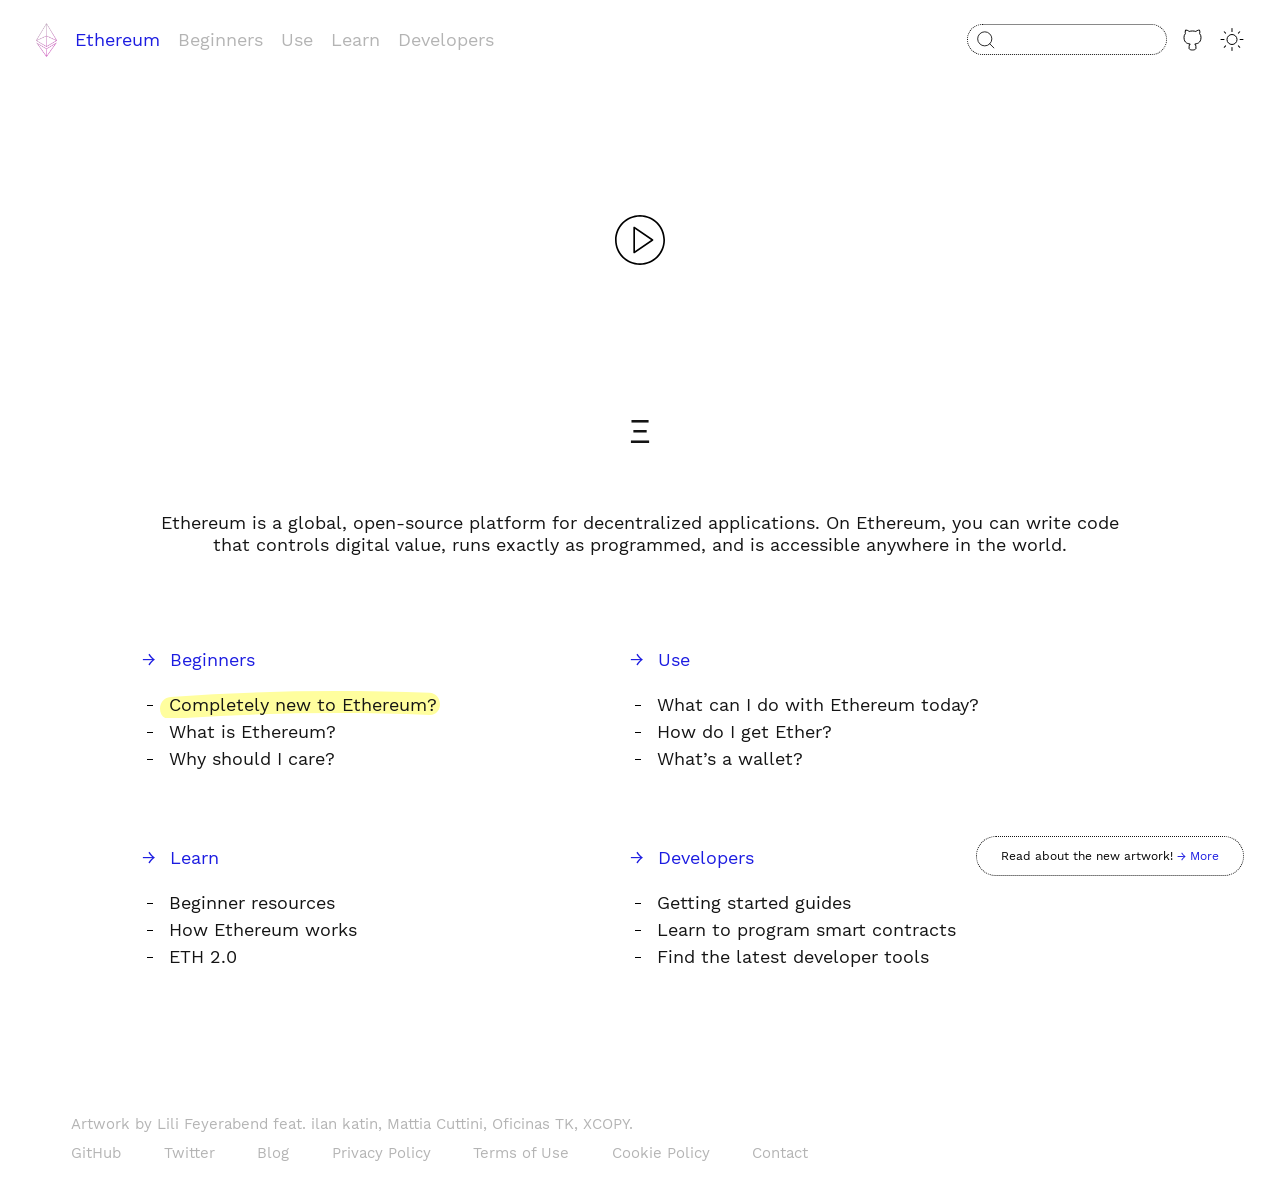
<file: index.html>
<!DOCTYPE html>
<html lang="en-US">
  <head>
    <meta charset="utf-8">
    <meta name="viewport" content="width=device-width,initial-scale=1">
    <title>Home | Ethereum</title>
    <meta name="description" content="Ethereum resources">
    <meta name="viewport" content="width=device-width,initial-scale=1,maximum-scale=1,maximum-scale=1">
  <link rel="icon" type="image/png" href="/favicon.png">
  <meta name="twitter:site" content="@Ethereum">
  <meta name="twitter:creator" content="@Ethereum">
  <meta property="og:type" content="website">
  <meta property="og:title" content="Ethereum">
  <meta property="og:site_name" content="ethereum.org">
  <meta property="og:description" content="Ethereum is a global, decentralized platform for money and new kinds of applications. On Ethereum, you can write code that controls money, and build applications accessible anywhere in the world.">
  <meta property="og:url" content="https://ethereum.org">
  <meta property="og:image" content="https://ethereum.org/assets/img/hero.bc77fa26.jpg">
    
    <link rel="preload" href="/assets/css/0.styles.08c10b03.css" as="style"><link rel="preload" href="/assets/js/app.35165516.js" as="script"><link rel="preload" href="/assets/js/2.c9c78bec.js" as="script"><link rel="preload" href="/assets/js/7.6b6fb184.js" as="script"><link rel="prefetch" href="/assets/js/10.229bd6b8.js"><link rel="prefetch" href="/assets/js/11.da9baf4d.js"><link rel="prefetch" href="/assets/js/12.11da9d1b.js"><link rel="prefetch" href="/assets/js/13.de665fdb.js"><link rel="prefetch" href="/assets/js/3.2403fd28.js"><link rel="prefetch" href="/assets/js/4.be2b34cf.js"><link rel="prefetch" href="/assets/js/5.034a94a2.js"><link rel="prefetch" href="/assets/js/6.a00918c1.js"><link rel="prefetch" href="/assets/js/8.26aa8255.js"><link rel="prefetch" href="/assets/js/9.7d0b31f2.js">
    <link rel="stylesheet" href="/assets/css/0.styles.08c10b03.css">
  </head>
  <body>
    <div id="app" data-server-rendered="true"><div id="wrapper" class="home" data-v-98d27aac><header class="header-right flex home" data-v-71d447c6 data-v-98d27aac><div class="flex" data-v-71d447c6><div class="sidebar-button" data-v-71d447c6><svg width="25px" height="20px" viewBox="0 0 25 20" xmlns="http://www.w3.org/2000/svg" aria-hidden="true" role="img" class="icon"><title>Hamburger menu button</title> <g transform="translate(-22.000000, -2.000000)"><g transform="translate(22.000000, 2.545974)"><path d="M24.7714844,0.5 L0,0.5"></path> <path d="M24.7714844,9.72701303 L0,9.72701303"></path> <path d="M24.7714844,18.9540261 L0,18.9540261"></path></g></g></svg> <a href="/" class="home-link router-link-exact-active router-link-active"><span class="site-name">Ethereum</span></a></div> <a href="/" class="router-link-exact-active router-link-active" data-v-71d447c6><img src="/assets/img/ethereum-logo-wireframe.8c2f2894.png" alt="Ethereum Logo" class="header-logo sm-hide" data-v-71d447c6></a> <nav class="nav-links sm-hide" data-v-71d447c6><ul class="nav-ul"><li class="nav-item"><a href="/" class="nav-link router-link-exact-active router-link-active">Ethereum</a></li><li class="nav-item"><a href="/beginners/" class="nav-link">Beginners</a></li><li class="nav-item"><a href="/use/" class="nav-link">Use</a></li><li class="nav-item"><a href="/learn/" class="nav-link">Learn</a></li><li class="nav-item"><a href="/developers/" class="nav-link">Developers</a></li></ul></nav></div> <div class="menu inline flex flex-center" data-v-71d447c6><div class="search-box" data-v-71d447c6><input aria-label="Search" autocomplete="off" spellcheck="false" value=""> <!----></div> <a href="https://github.com/ethereum/ethereum-org-website" target="_blank" title="Fork This Page (Github)" data-v-71d447c6><img alt="Github" src="/assets/img/icon-github.3720c649.svg" class="hide-dark" data-v-71d447c6> <img alt="Github" src="/assets/img/icon-github-white.e05d488b.svg" class="show-dark" data-v-71d447c6></a> <span class="pointer view-mode" data-v-71d447c6><img alt="Switch to Dark Mode" src="/assets/img/icon-sun.f0087fa4.svg" class="hide-dark" data-v-71d447c6> <img alt="Switch to Light Mode" src="/assets/img/icon-moon.0d522939.svg" class="show-dark" data-v-71d447c6></span></div></header> <div class="hero relative content-block center" data-v-0f7f81fc data-v-98d27aac><video id="hero-video" alt="Ethereum.org - Light" width="380" height="380" src="https://ucarecdn.com/b33f5c86-2d0b-4063-99e1-0acfc6d15a00/ethwhiteoptimized2.mp4" playsinline autoplay="autoplay" loop="loop" muted="muted" class="mx-auto inline-block" data-v-0f7f81fc></video> <!----> <div id="morph" data-v-0f7f81fc>Ξ</div></div> <main class="content-block" data-v-98d27aac><div class="content__default" data-v-98d27aac><div class="center">Ethereum is a global, open-source platform for decentralized applications. On Ethereum, you can write code that controls digital value, runs exactly as programmed, and is accessible anywhere in the world.</div> <div class="intro-blocks"><a href="/beginners/" class="intro-block"><ul><li><span class="arrow">→</span>Beginners</li> <li class="highlight">Completely new to Ethereum?</li> <li>What is Ethereum?</li> <li>Why should I care?</li></ul></a> <div class="intro-block"><ul><li><a href="/use/"><span class="arrow">→</span>Use</a></li> <li><a href="/use/#_1-use-an-application-built-on-ethereum" class="black">What can I do with Ethereum today?</a></li> <li><a href="/use/#_2-what-is-eth-and-how-do-i-get-it" class="black">How do I get Ether?</a></li> <li><a href="/use/#_3-what-is-a-wallet-and-which-one-should-i-use" class="black">What’s a wallet?</a></li></ul></div> <div class="intro-block"><ul><li><a href="/learn/"><span class="arrow">→</span>Learn</a></li> <li><a href="/learn/#ethereum-basics" class="black">Beginner resources</a></li> <li><a href="/learn/#how-ethereum-works" class="black">How Ethereum works</a></li> <li><a href="/learn/#eth-2-0" class="black">ETH 2.0</a></li></ul></div> <div class="intro-block"><ul><li><a href="/developers/"><span class="arrow">→</span>Developers</a></li> <li><a href="/developers/#getting-started" class="black">Getting started guides</a></li> <li><a href="/developers/#smart-contract-languages" class="black">Learn to program smart contracts</a></li> <li><a href="/developers/#developer-tools" class="black">Find the latest developer tools</a></li></ul></div></div></div></main> <div class="sidebar" data-v-98d27aac><nav class="nav-links"><ul class="nav-ul"><li class="nav-item"><a href="/" class="nav-link router-link-exact-active router-link-active">Ethereum</a></li><li class="nav-item"><a href="/beginners/" class="nav-link">Beginners</a></li><li class="nav-item"><a href="/use/" class="nav-link">Use</a></li><li class="nav-item"><a href="/learn/" class="nav-link">Learn</a></li><li class="nav-item"><a href="/developers/" class="nav-link">Developers</a></li></ul></nav>  <!----> </div> <footer class="footer home" data-v-5a057320 data-v-98d27aac><div class="credits" data-v-5a057320>
    Artwork by <a href="https://impermanence.co" target="_blank" data-v-5a057320>Lili Feyerabend</a> feat. <a href="https://ilankatin.com" target="_blank" data-v-5a057320>ilan katin</a>, <a href="https://linktr.ee/mattiacprodukt" target="_blank" data-v-5a057320>Mattia Cuttini</a>, <a href="https://oficinastk.github.io" target="_blank" data-v-5a057320>Oficinas TK</a>, <a href="https://xcopyart.com" target="_blank" data-v-5a057320>XCOPY</a>.
  </div> <ul data-v-5a057320><li data-v-5a057320><a href="https://github.com/ethereum" target="_blank" data-v-5a057320>GitHub</a></li> <li data-v-5a057320><a href="https://twitter.com/ethereum" target="_blank" data-v-5a057320>Twitter</a></li> <li data-v-5a057320><a href="https://blog.ethereum.org/" data-v-5a057320>Blog</a></li> <li data-v-5a057320><a href="/privacy-policy/" data-v-5a057320>Privacy Policy</a></li> <li data-v-5a057320><a href="/terms-of-use/" data-v-5a057320>Terms of Use</a></li> <li data-v-5a057320><a href="/cookie-policy/" data-v-5a057320>Cookie Policy</a></li> <li data-v-5a057320><a href="mailto:press@ethereum.org" data-v-5a057320>Contact</a></li></ul></footer> <a href="https://hackernoon.com/rethinking-the-identity-of-ethereumorg-l718w347l" target="_blank" data-v-98d27aac><button class="announcement" data-v-98d27aac>
      Read about the new artwork!  <span class="accent" data-v-98d27aac>→  More</span></button></a></div><div class="global-ui"></div></div>
    <script src="/assets/js/app.35165516.js" defer></script><script src="/assets/js/2.c9c78bec.js" defer></script><script src="/assets/js/7.6b6fb184.js" defer></script>
  </body>
</html>
</file>
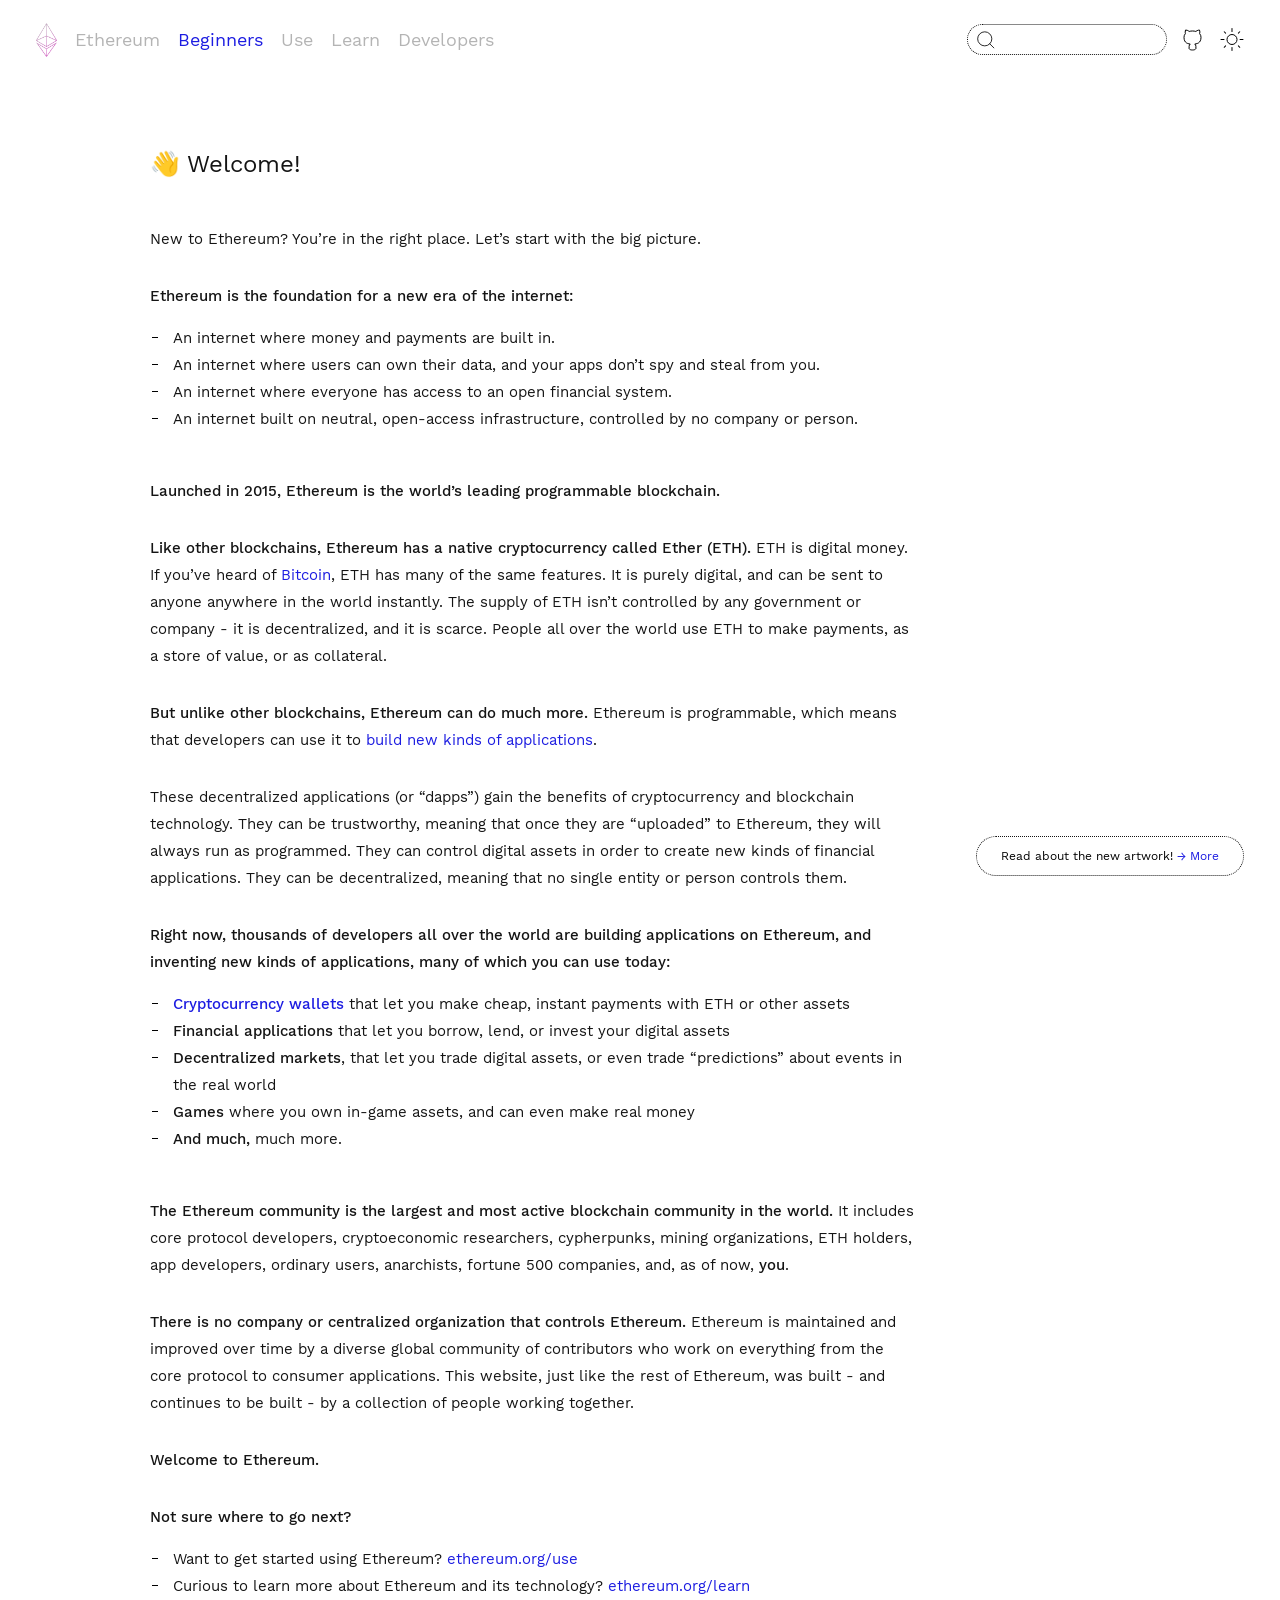
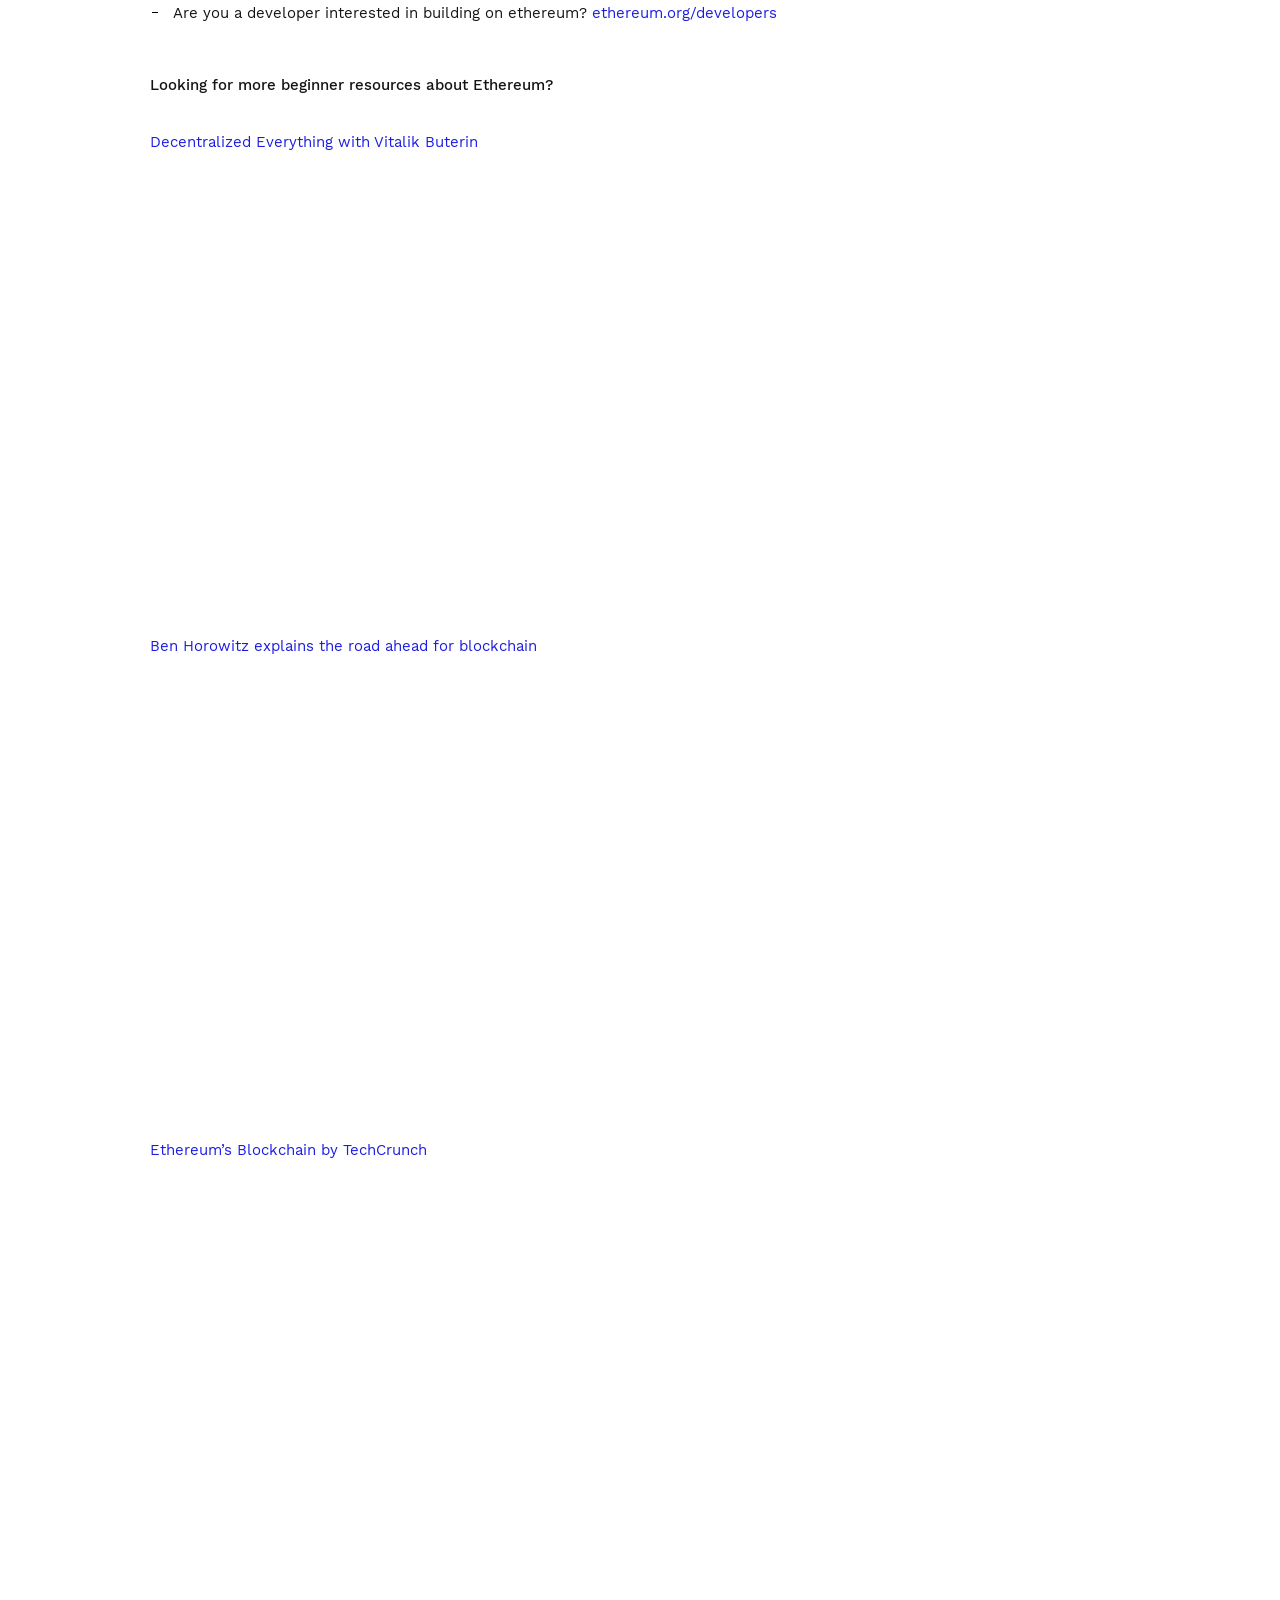
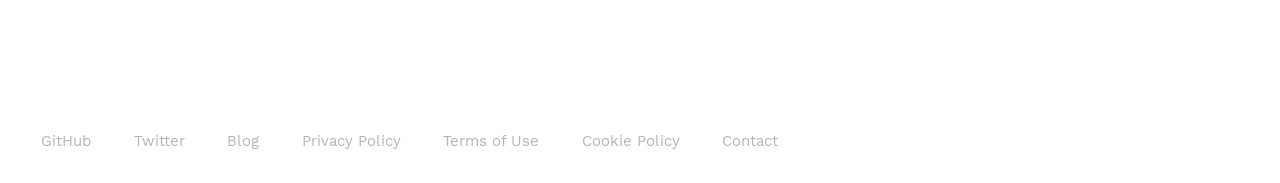
<file: beginners/index.html>
<!DOCTYPE html>
<html lang="en-US">
  <head>
    <meta charset="utf-8">
    <meta name="viewport" content="width=device-width,initial-scale=1">
    <title>Beginners | Ethereum</title>
    <meta name="description" content="Ethereum resources">
    <meta name="viewport" content="width=device-width,initial-scale=1,maximum-scale=1,maximum-scale=1">
  <link rel="icon" type="image/png" href="/favicon.png">
  <meta name="twitter:site" content="@Ethereum">
  <meta name="twitter:creator" content="@Ethereum">
  <meta property="og:type" content="website">
  <meta property="og:title" content="Ethereum">
  <meta property="og:site_name" content="ethereum.org">
  <meta property="og:description" content="Ethereum is a global, decentralized platform for money and new kinds of applications. On Ethereum, you can write code that controls money, and build applications accessible anywhere in the world.">
  <meta property="og:url" content="https://ethereum.org">
  <meta property="og:image" content="https://ethereum.org/assets/img/hero.bc77fa26.jpg">
    
    <link rel="preload" href="/assets/css/0.styles.08c10b03.css" as="style"><link rel="preload" href="/assets/js/app.35165516.js" as="script"><link rel="preload" href="/assets/js/2.c9c78bec.js" as="script"><link rel="preload" href="/assets/js/4.be2b34cf.js" as="script"><link rel="prefetch" href="/assets/js/10.229bd6b8.js"><link rel="prefetch" href="/assets/js/11.da9baf4d.js"><link rel="prefetch" href="/assets/js/12.11da9d1b.js"><link rel="prefetch" href="/assets/js/13.de665fdb.js"><link rel="prefetch" href="/assets/js/3.2403fd28.js"><link rel="prefetch" href="/assets/js/5.034a94a2.js"><link rel="prefetch" href="/assets/js/6.a00918c1.js"><link rel="prefetch" href="/assets/js/7.6b6fb184.js"><link rel="prefetch" href="/assets/js/8.26aa8255.js"><link rel="prefetch" href="/assets/js/9.7d0b31f2.js">
    <link rel="stylesheet" href="/assets/css/0.styles.08c10b03.css">
  </head>
  <body>
    <div id="app" data-server-rendered="true"><div id="wrapper" data-v-98d27aac><header class="header-right flex" data-v-71d447c6 data-v-98d27aac><div class="flex" data-v-71d447c6><div class="sidebar-button" data-v-71d447c6><svg width="25px" height="20px" viewBox="0 0 25 20" xmlns="http://www.w3.org/2000/svg" aria-hidden="true" role="img" class="icon"><title>Hamburger menu button</title> <g transform="translate(-22.000000, -2.000000)"><g transform="translate(22.000000, 2.545974)"><path d="M24.7714844,0.5 L0,0.5"></path> <path d="M24.7714844,9.72701303 L0,9.72701303"></path> <path d="M24.7714844,18.9540261 L0,18.9540261"></path></g></g></svg> <a href="/" class="home-link router-link-active"><span class="site-name">Ethereum</span></a></div> <a href="/" class="router-link-active" data-v-71d447c6><img src="/assets/img/ethereum-logo-wireframe.8c2f2894.png" alt="Ethereum Logo" class="header-logo sm-hide" data-v-71d447c6></a> <nav class="nav-links sm-hide" data-v-71d447c6><ul class="nav-ul"><li class="nav-item"><a href="/" class="nav-link">Ethereum</a></li><li class="nav-item"><a href="/beginners/" class="nav-link router-link-exact-active router-link-active">Beginners</a></li><li class="nav-item"><a href="/use/" class="nav-link">Use</a></li><li class="nav-item"><a href="/learn/" class="nav-link">Learn</a></li><li class="nav-item"><a href="/developers/" class="nav-link">Developers</a></li></ul></nav></div> <div class="menu inline flex flex-center" data-v-71d447c6><div class="search-box" data-v-71d447c6><input aria-label="Search" autocomplete="off" spellcheck="false" value=""> <!----></div> <a href="https://github.com/ethereum/ethereum-org-website" target="_blank" title="Fork This Page (Github)" data-v-71d447c6><img alt="Github" src="/assets/img/icon-github.3720c649.svg" class="hide-dark" data-v-71d447c6> <img alt="Github" src="/assets/img/icon-github-white.e05d488b.svg" class="show-dark" data-v-71d447c6></a> <span class="pointer view-mode" data-v-71d447c6><img alt="Switch to Dark Mode" src="/assets/img/icon-sun.f0087fa4.svg" class="hide-dark" data-v-71d447c6> <img alt="Switch to Light Mode" src="/assets/img/icon-moon.0d522939.svg" class="show-dark" data-v-71d447c6></span></div></header> <!----> <main class="page" data-v-98d27aac><div class="content__default" data-v-98d27aac><h1 id="👋-welcome"><a href="#👋-welcome" aria-hidden="true" class="header-anchor">↳</a> 👋 Welcome!</h1> <p>New to Ethereum? You’re in the right place. Let’s start with the big picture.</p> <p><strong>Ethereum is the foundation for a new era of the internet:</strong></p> <ul><li>An internet where money and payments are built in.</li> <li>An internet where users can own their data, and your apps don’t spy and steal from you.</li> <li>An internet where everyone has access to an open financial system.</li> <li>An internet built on neutral, open-access infrastructure, controlled by no company or person.</li></ul> <p><strong>Launched in 2015, Ethereum is the world’s leading programmable blockchain.</strong></p> <p><strong>Like other blockchains, Ethereum has a native cryptocurrency called Ether (ETH).</strong> ETH is digital money. If you’ve heard of <a href="http://bitcoin.org/" target="_blank" rel="noopener noreferrer">Bitcoin<svg xmlns="http://www.w3.org/2000/svg" aria-hidden="true" x="0px" y="0px" viewBox="0 0 100 100" width="15" height="15" class="icon outbound"><path fill="currentColor" d="M18.8,85.1h56l0,0c2.2,0,4-1.8,4-4v-32h-8v28h-48v-48h28v-8h-32l0,0c-2.2,0-4,1.8-4,4v56C14.8,83.3,16.6,85.1,18.8,85.1z"></path> <polygon fill="currentColor" points="45.7,48.7 51.3,54.3 77.2,28.5 77.2,37.2 85.2,37.2 85.2,14.9 62.8,14.9 62.8,22.9 71.5,22.9"></polygon></svg></a>, ETH has many of the same features. It is purely digital, and can be sent to anyone anywhere in the world instantly. The supply of ETH isn’t controlled by any government or company - it is decentralized, and it is scarce. People all over the world use ETH to make payments, as a store of value, or as collateral.</p> <p><strong>But unlike other blockchains, Ethereum can do much more.</strong> Ethereum is programmable, which means that developers can use it to <a href="/use/#1-use-an-application-built-on-ethereum">build new kinds of applications</a>.</p> <p>These decentralized applications (or “dapps”) gain the benefits of cryptocurrency and blockchain technology. They can be trustworthy, meaning that once they are “uploaded” to Ethereum, they will always run as programmed. They can control digital assets in order to create new kinds of financial applications. They can be decentralized, meaning that no single entity or person controls them.</p> <p><strong>Right now, thousands of developers all over the world are building applications on Ethereum, and inventing new kinds of applications, many of which you can use today:</strong></p> <ul><li><a href="/use/#_3-what-is-a-wallet-and-which-one-should-i-use"><strong>Cryptocurrency wallets</strong></a> that let you make cheap, instant payments with ETH or other assets</li> <li><strong>Financial applications</strong> that let you borrow, lend, or invest your digital assets</li> <li><strong>Decentralized markets</strong>, that let you trade digital assets, or even trade “predictions” about events in the real world</li> <li><strong>Games</strong> where you own in-game assets, and can even make real money</li> <li><strong>And much,</strong> much more.</li></ul> <p><strong>The Ethereum community is the largest and most active blockchain community in the world.</strong> It includes core protocol developers, cryptoeconomic researchers, cypherpunks, mining organizations, ETH holders, app developers, ordinary users, anarchists, fortune 500 companies, and, as of now, <strong>you</strong>.</p> <p><strong>There is no company or centralized organization that controls Ethereum.</strong> Ethereum is maintained and improved over time by a diverse global community of contributors who work on everything from the core protocol to consumer applications. This website, just like the rest of Ethereum, was built - and continues to be built - by a collection of people working together.</p> <p><strong>Welcome to Ethereum.</strong></p> <p><strong>Not sure where to go next?</strong></p> <ul><li>Want to get started using Ethereum? <a href="/use/">ethereum.org/use</a></li> <li>Curious to learn more about Ethereum and its technology? <a href="/learn/">ethereum.org/learn</a></li> <li>Are you a developer interested in building on ethereum? <a href="/developers/">ethereum.org/developers</a></li></ul> <p><strong>Looking for more beginner resources about Ethereum?</strong></p> <p><a href="https://youtu.be/WSN5BaCzsbo" target="_blank" rel="noopener noreferrer">Decentralized Everything with Vitalik Buterin<svg xmlns="http://www.w3.org/2000/svg" aria-hidden="true" x="0px" y="0px" viewBox="0 0 100 100" width="15" height="15" class="icon outbound"><path fill="currentColor" d="M18.8,85.1h56l0,0c2.2,0,4-1.8,4-4v-32h-8v28h-48v-48h28v-8h-32l0,0c-2.2,0-4,1.8-4,4v56C14.8,83.3,16.6,85.1,18.8,85.1z"></path> <polygon fill="currentColor" points="45.7,48.7 51.3,54.3 77.2,28.5 77.2,37.2 85.2,37.2 85.2,14.9 62.8,14.9 62.8,22.9 71.5,22.9"></polygon></svg></a></p><div class="iframe-container"><iframe width="560" height="315" src="https://www.youtube.com/embed/WSN5BaCzsbo" frameborder="0" allow="accelerometer; autoplay; encrypted-media; gyroscope; picture-in-picture" allowfullscreen="allowfullscreen"></iframe></div><p></p> <p><a href="https://www.youtube.com/watch?v=l9jvKWKmRfs&amp;feature=youtu.be" target="_blank" rel="noopener noreferrer">Ben Horowitz explains the road ahead for blockchain<svg xmlns="http://www.w3.org/2000/svg" aria-hidden="true" x="0px" y="0px" viewBox="0 0 100 100" width="15" height="15" class="icon outbound"><path fill="currentColor" d="M18.8,85.1h56l0,0c2.2,0,4-1.8,4-4v-32h-8v28h-48v-48h28v-8h-32l0,0c-2.2,0-4,1.8-4,4v56C14.8,83.3,16.6,85.1,18.8,85.1z"></path> <polygon fill="currentColor" points="45.7,48.7 51.3,54.3 77.2,28.5 77.2,37.2 85.2,37.2 85.2,14.9 62.8,14.9 62.8,22.9 71.5,22.9"></polygon></svg></a></p><div class="iframe-container"><iframe width="560" height="315" src="https://www.youtube.com/embed/l9jvKWKmRfs" frameborder="0" allow="accelerometer; autoplay; encrypted-media; gyroscope; picture-in-picture" allowfullscreen="allowfullscreen"></iframe></div><p></p> <p><a href="https://www.youtube.com/watch?v=WfULutvxvzY" target="_blank" rel="noopener noreferrer">Ethereum’s Blockchain by TechCrunch<svg xmlns="http://www.w3.org/2000/svg" aria-hidden="true" x="0px" y="0px" viewBox="0 0 100 100" width="15" height="15" class="icon outbound"><path fill="currentColor" d="M18.8,85.1h56l0,0c2.2,0,4-1.8,4-4v-32h-8v28h-48v-48h28v-8h-32l0,0c-2.2,0-4,1.8-4,4v56C14.8,83.3,16.6,85.1,18.8,85.1z"></path> <polygon fill="currentColor" points="45.7,48.7 51.3,54.3 77.2,28.5 77.2,37.2 85.2,37.2 85.2,14.9 62.8,14.9 62.8,22.9 71.5,22.9"></polygon></svg></a></p><div class="iframe-container"><iframe width="560" height="315" src="https://www.youtube.com/embed/WfULutvxvzY" frameborder="0" allow="accelerometer; autoplay; encrypted-media; gyroscope; picture-in-picture" allowfullscreen="allowfullscreen"></iframe></div><p></p></div></main> <div class="sidebar" data-v-98d27aac><nav class="nav-links"><ul class="nav-ul"><li class="nav-item"><a href="/" class="nav-link">Ethereum</a></li><li class="nav-item"><a href="/beginners/" class="nav-link router-link-exact-active router-link-active">Beginners</a></li><li class="nav-item"><a href="/use/" class="nav-link">Use</a></li><li class="nav-item"><a href="/learn/" class="nav-link">Learn</a></li><li class="nav-item"><a href="/developers/" class="nav-link">Developers</a></li></ul></nav>  <!----> </div> <footer class="footer" data-v-5a057320 data-v-98d27aac><div class="credits" data-v-5a057320>
    Artwork by <a href="https://impermanence.co" target="_blank" data-v-5a057320>Lili Feyerabend</a> feat. <a href="https://ilankatin.com" target="_blank" data-v-5a057320>ilan katin</a>, <a href="https://linktr.ee/mattiacprodukt" target="_blank" data-v-5a057320>Mattia Cuttini</a>, <a href="https://oficinastk.github.io" target="_blank" data-v-5a057320>Oficinas TK</a>, <a href="https://xcopyart.com" target="_blank" data-v-5a057320>XCOPY</a>.
  </div> <ul data-v-5a057320><li data-v-5a057320><a href="https://github.com/ethereum" target="_blank" data-v-5a057320>GitHub</a></li> <li data-v-5a057320><a href="https://twitter.com/ethereum" target="_blank" data-v-5a057320>Twitter</a></li> <li data-v-5a057320><a href="https://blog.ethereum.org/" data-v-5a057320>Blog</a></li> <li data-v-5a057320><a href="/privacy-policy/" data-v-5a057320>Privacy Policy</a></li> <li data-v-5a057320><a href="/terms-of-use/" data-v-5a057320>Terms of Use</a></li> <li data-v-5a057320><a href="/cookie-policy/" data-v-5a057320>Cookie Policy</a></li> <li data-v-5a057320><a href="mailto:press@ethereum.org" data-v-5a057320>Contact</a></li></ul></footer> <a href="https://hackernoon.com/rethinking-the-identity-of-ethereumorg-l718w347l" target="_blank" data-v-98d27aac><button class="announcement" data-v-98d27aac>
      Read about the new artwork!  <span class="accent" data-v-98d27aac>→  More</span></button></a></div><div class="global-ui"></div></div>
    <script src="/assets/js/app.35165516.js" defer></script><script src="/assets/js/2.c9c78bec.js" defer></script><script src="/assets/js/4.be2b34cf.js" defer></script>
  </body>
</html>
</file>
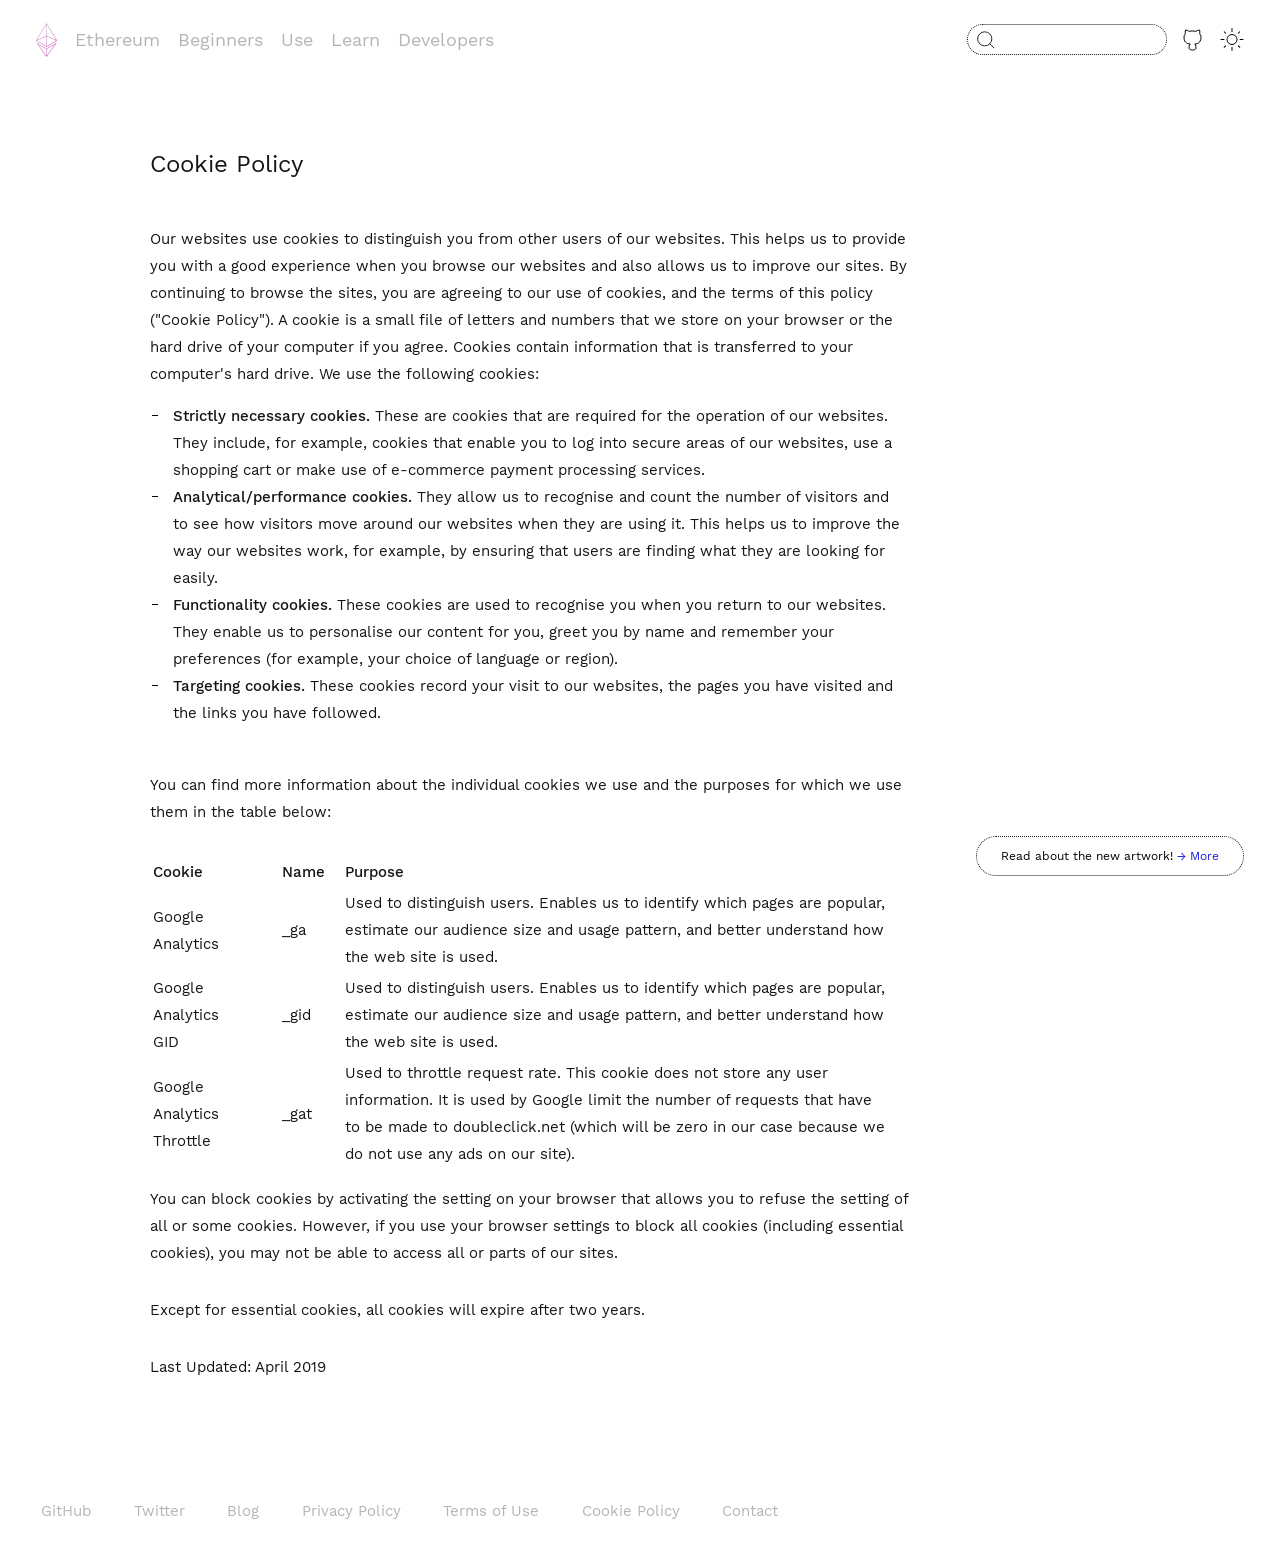
<file: cookie-policy/index.html>
<!DOCTYPE html>
<html lang="en-US">
  <head>
    <meta charset="utf-8">
    <meta name="viewport" content="width=device-width,initial-scale=1">
    <title>Cookie Policy | Ethereum</title>
    <meta name="description" content="Ethereum resources">
    <meta name="viewport" content="width=device-width,initial-scale=1,maximum-scale=1,maximum-scale=1">
  <link rel="icon" type="image/png" href="/favicon.png">
  <meta name="twitter:site" content="@Ethereum">
  <meta name="twitter:creator" content="@Ethereum">
  <meta property="og:type" content="website">
  <meta property="og:title" content="Ethereum">
  <meta property="og:site_name" content="ethereum.org">
  <meta property="og:description" content="Ethereum is a global, decentralized platform for money and new kinds of applications. On Ethereum, you can write code that controls money, and build applications accessible anywhere in the world.">
  <meta property="og:url" content="https://ethereum.org">
  <meta property="og:image" content="https://ethereum.org/assets/img/hero.bc77fa26.jpg">
    
    <link rel="preload" href="/assets/css/0.styles.08c10b03.css" as="style"><link rel="preload" href="/assets/js/app.35165516.js" as="script"><link rel="preload" href="/assets/js/2.c9c78bec.js" as="script"><link rel="preload" href="/assets/js/5.034a94a2.js" as="script"><link rel="prefetch" href="/assets/js/10.229bd6b8.js"><link rel="prefetch" href="/assets/js/11.da9baf4d.js"><link rel="prefetch" href="/assets/js/12.11da9d1b.js"><link rel="prefetch" href="/assets/js/13.de665fdb.js"><link rel="prefetch" href="/assets/js/3.2403fd28.js"><link rel="prefetch" href="/assets/js/4.be2b34cf.js"><link rel="prefetch" href="/assets/js/6.a00918c1.js"><link rel="prefetch" href="/assets/js/7.6b6fb184.js"><link rel="prefetch" href="/assets/js/8.26aa8255.js"><link rel="prefetch" href="/assets/js/9.7d0b31f2.js">
    <link rel="stylesheet" href="/assets/css/0.styles.08c10b03.css">
  </head>
  <body>
    <div id="app" data-server-rendered="true"><div id="wrapper" data-v-98d27aac><header class="header-right flex" data-v-71d447c6 data-v-98d27aac><div class="flex" data-v-71d447c6><div class="sidebar-button" data-v-71d447c6><svg width="25px" height="20px" viewBox="0 0 25 20" xmlns="http://www.w3.org/2000/svg" aria-hidden="true" role="img" class="icon"><title>Hamburger menu button</title> <g transform="translate(-22.000000, -2.000000)"><g transform="translate(22.000000, 2.545974)"><path d="M24.7714844,0.5 L0,0.5"></path> <path d="M24.7714844,9.72701303 L0,9.72701303"></path> <path d="M24.7714844,18.9540261 L0,18.9540261"></path></g></g></svg> <a href="/" class="home-link router-link-active"><span class="site-name">Ethereum</span></a></div> <a href="/" class="router-link-active" data-v-71d447c6><img src="/assets/img/ethereum-logo-wireframe.8c2f2894.png" alt="Ethereum Logo" class="header-logo sm-hide" data-v-71d447c6></a> <nav class="nav-links sm-hide" data-v-71d447c6><ul class="nav-ul"><li class="nav-item"><a href="/" class="nav-link">Ethereum</a></li><li class="nav-item"><a href="/beginners/" class="nav-link">Beginners</a></li><li class="nav-item"><a href="/use/" class="nav-link">Use</a></li><li class="nav-item"><a href="/learn/" class="nav-link">Learn</a></li><li class="nav-item"><a href="/developers/" class="nav-link">Developers</a></li></ul></nav></div> <div class="menu inline flex flex-center" data-v-71d447c6><div class="search-box" data-v-71d447c6><input aria-label="Search" autocomplete="off" spellcheck="false" value=""> <!----></div> <a href="https://github.com/ethereum/ethereum-org-website" target="_blank" title="Fork This Page (Github)" data-v-71d447c6><img alt="Github" src="/assets/img/icon-github.3720c649.svg" class="hide-dark" data-v-71d447c6> <img alt="Github" src="/assets/img/icon-github-white.e05d488b.svg" class="show-dark" data-v-71d447c6></a> <span class="pointer view-mode" data-v-71d447c6><img alt="Switch to Dark Mode" src="/assets/img/icon-sun.f0087fa4.svg" class="hide-dark" data-v-71d447c6> <img alt="Switch to Light Mode" src="/assets/img/icon-moon.0d522939.svg" class="show-dark" data-v-71d447c6></span></div></header> <!----> <main class="page" data-v-98d27aac><div class="content__default" data-v-98d27aac><h1 id="cookie-policy"><a href="#cookie-policy" aria-hidden="true" class="header-anchor">↳</a> Cookie Policy</h1> <p>Our websites use cookies to distinguish you from other users of our
websites. This helps us to provide you with a good experience when you
browse our websites and also allows us to improve our sites. By
continuing to browse the sites, you are agreeing to our use of cookies,
and the terms of this policy (&quot;Cookie Policy&quot;). A cookie is a small file
of letters and numbers that we store on your browser or the hard drive
of your computer if you agree. Cookies contain information that is
transferred to your computer's hard drive. We use the following cookies:</p> <ul><li><strong>Strictly necessary cookies.</strong> These are cookies that are required
for the operation of our websites. They include, for example,
cookies that enable you to log into secure areas of our websites,
use a shopping cart or make use of e-commerce payment processing
services.</li> <li><strong>Analytical/performance cookies.</strong> They allow us to recognise and
count the number of visitors and to see how visitors move around our
websites when they are using it. This helps us to improve the way
our websites work, for example, by ensuring that users are finding
what they are looking for easily.</li> <li><strong>Functionality cookies.</strong> These cookies are used to recognise you
when you return to our websites. They enable us to personalise our
content for you, greet you by name and remember your preferences
(for example, your choice of language or region).</li> <li><strong>Targeting cookies.</strong> These cookies record your visit to our
websites, the pages you have visited and the links you have
followed.</li></ul> <p>You can find more information about the individual cookies we use and
the purposes for which we use them in the table below:</p> <table><thead><tr><th>Cookie</th> <th>Name</th> <th>Purpose</th></tr></thead> <tbody><tr><td>Google Analytics</td> <td>_ga</td> <td>Used to distinguish users. Enables us to identify which pages are popular, estimate our audience size and usage pattern, and better understand how the web site is used.</td></tr> <tr><td>Google Analytics GID</td> <td>_gid</td> <td>Used to distinguish users. Enables us to identify which pages are popular, estimate our audience size and usage pattern, and better understand how the web site is used.</td></tr> <tr><td>Google Analytics Throttle</td> <td>_gat</td> <td>Used to throttle request rate. This cookie does not store any user information. It is used by Google limit the number of requests that have to be made to doubleclick.net (which will be zero in our case because we do not use any ads on our site).</td></tr></tbody></table> <p>You can block cookies by activating the setting on your browser that
allows you to refuse the setting of all or some cookies. However, if you
use your browser settings to block all cookies (including essential
cookies), you may not be able to access all or parts of our sites.</p> <p>Except for essential cookies, all cookies will expire after two years.</p> <p>Last Updated: April 2019</p></div></main> <div class="sidebar" data-v-98d27aac><nav class="nav-links"><ul class="nav-ul"><li class="nav-item"><a href="/" class="nav-link">Ethereum</a></li><li class="nav-item"><a href="/beginners/" class="nav-link">Beginners</a></li><li class="nav-item"><a href="/use/" class="nav-link">Use</a></li><li class="nav-item"><a href="/learn/" class="nav-link">Learn</a></li><li class="nav-item"><a href="/developers/" class="nav-link">Developers</a></li></ul></nav>  <!----> </div> <footer class="footer" data-v-5a057320 data-v-98d27aac><div class="credits" data-v-5a057320>
    Artwork by <a href="https://impermanence.co" target="_blank" data-v-5a057320>Lili Feyerabend</a> feat. <a href="https://ilankatin.com" target="_blank" data-v-5a057320>ilan katin</a>, <a href="https://linktr.ee/mattiacprodukt" target="_blank" data-v-5a057320>Mattia Cuttini</a>, <a href="https://oficinastk.github.io" target="_blank" data-v-5a057320>Oficinas TK</a>, <a href="https://xcopyart.com" target="_blank" data-v-5a057320>XCOPY</a>.
  </div> <ul data-v-5a057320><li data-v-5a057320><a href="https://github.com/ethereum" target="_blank" data-v-5a057320>GitHub</a></li> <li data-v-5a057320><a href="https://twitter.com/ethereum" target="_blank" data-v-5a057320>Twitter</a></li> <li data-v-5a057320><a href="https://blog.ethereum.org/" data-v-5a057320>Blog</a></li> <li data-v-5a057320><a href="/privacy-policy/" data-v-5a057320>Privacy Policy</a></li> <li data-v-5a057320><a href="/terms-of-use/" data-v-5a057320>Terms of Use</a></li> <li data-v-5a057320><a href="/cookie-policy/" class="router-link-exact-active router-link-active" data-v-5a057320>Cookie Policy</a></li> <li data-v-5a057320><a href="mailto:press@ethereum.org" data-v-5a057320>Contact</a></li></ul></footer> <a href="https://hackernoon.com/rethinking-the-identity-of-ethereumorg-l718w347l" target="_blank" data-v-98d27aac><button class="announcement" data-v-98d27aac>
      Read about the new artwork!  <span class="accent" data-v-98d27aac>→  More</span></button></a></div><div class="global-ui"></div></div>
    <script src="/assets/js/app.35165516.js" defer></script><script src="/assets/js/2.c9c78bec.js" defer></script><script src="/assets/js/5.034a94a2.js" defer></script>
  </body>
</html>
</file>
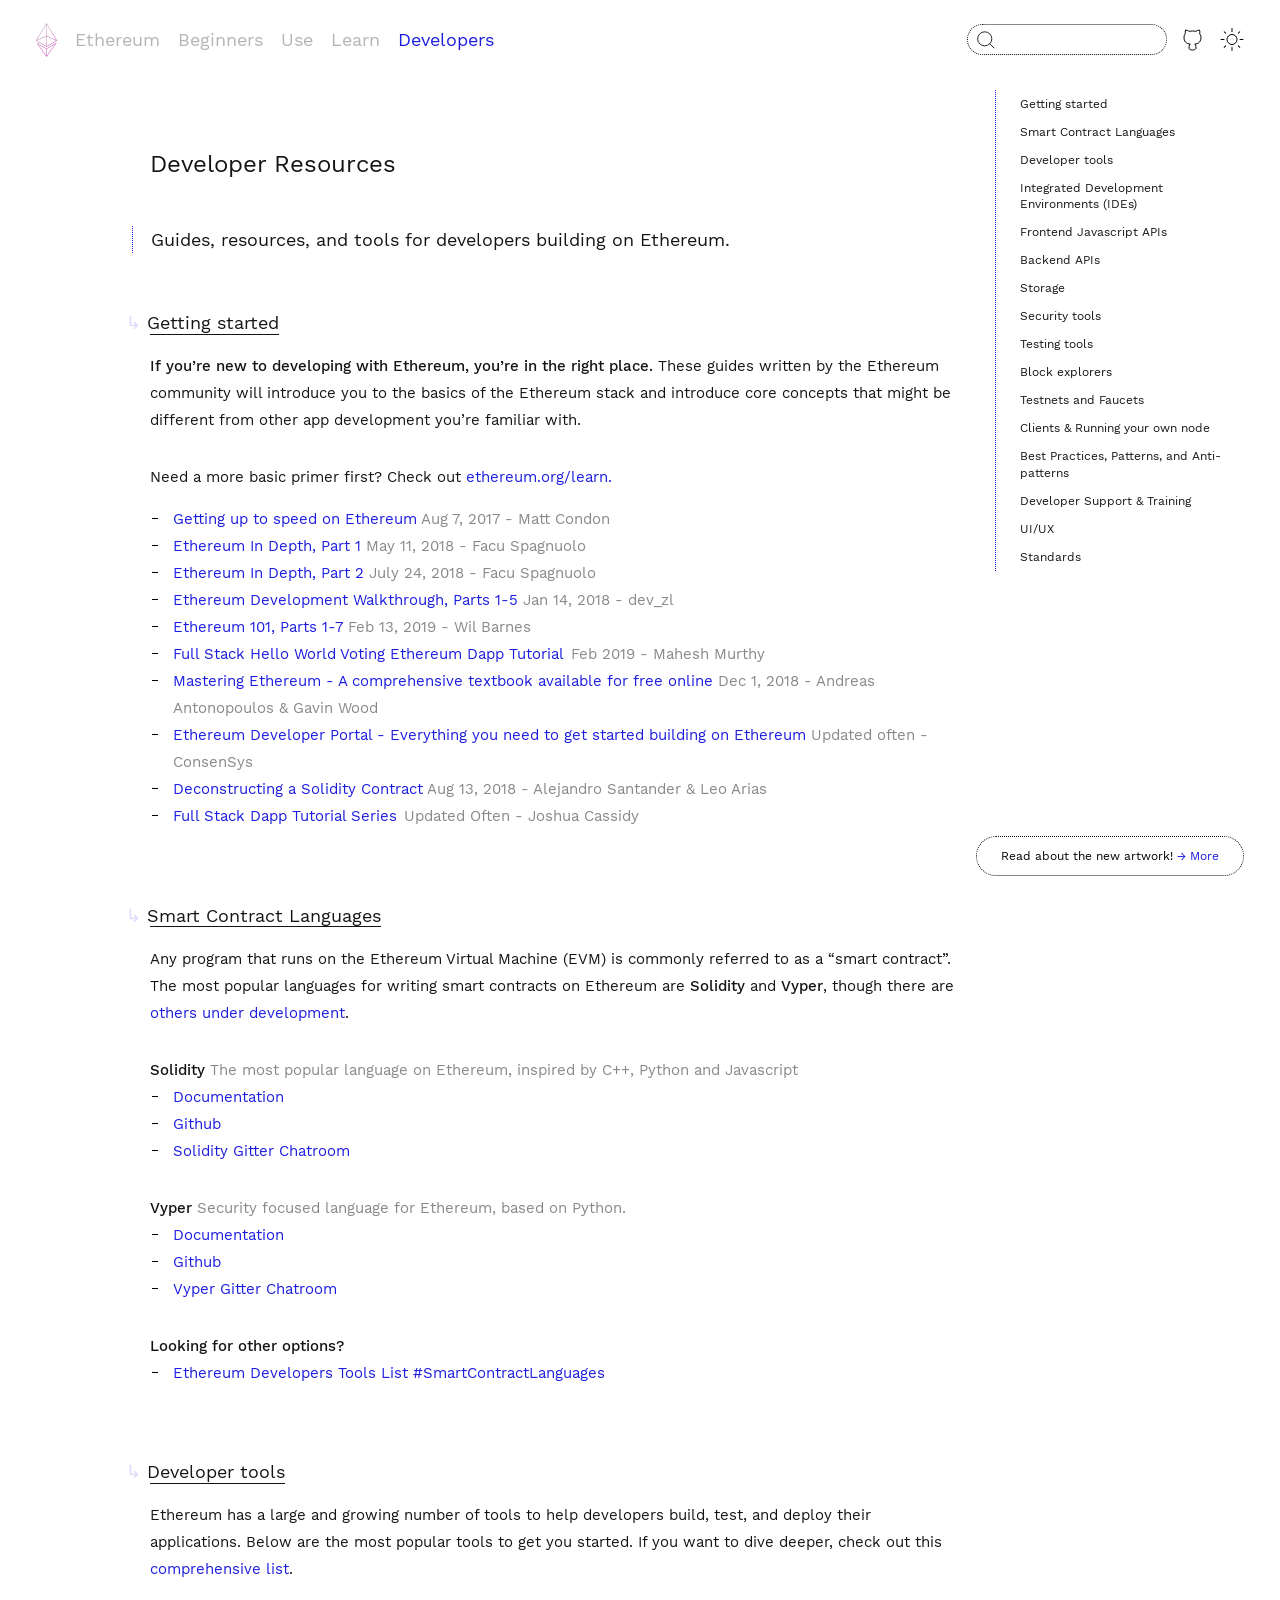
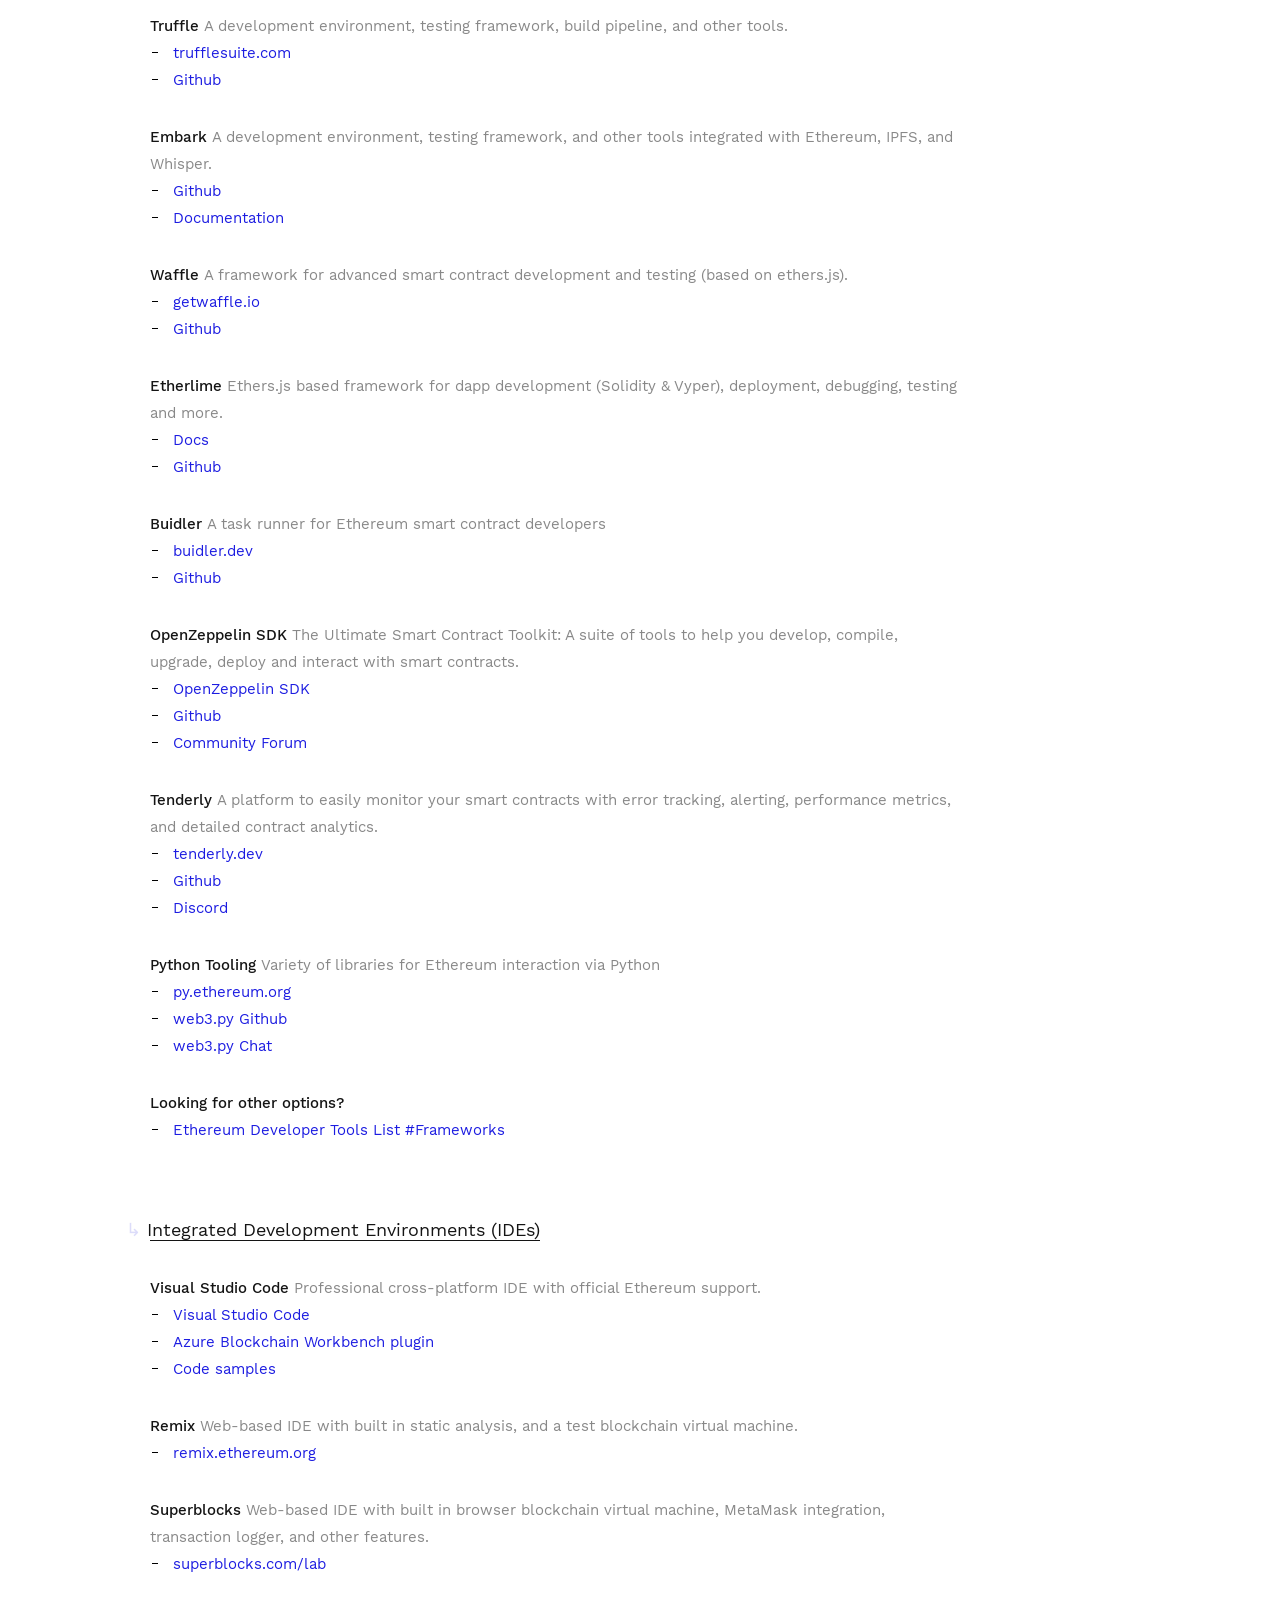
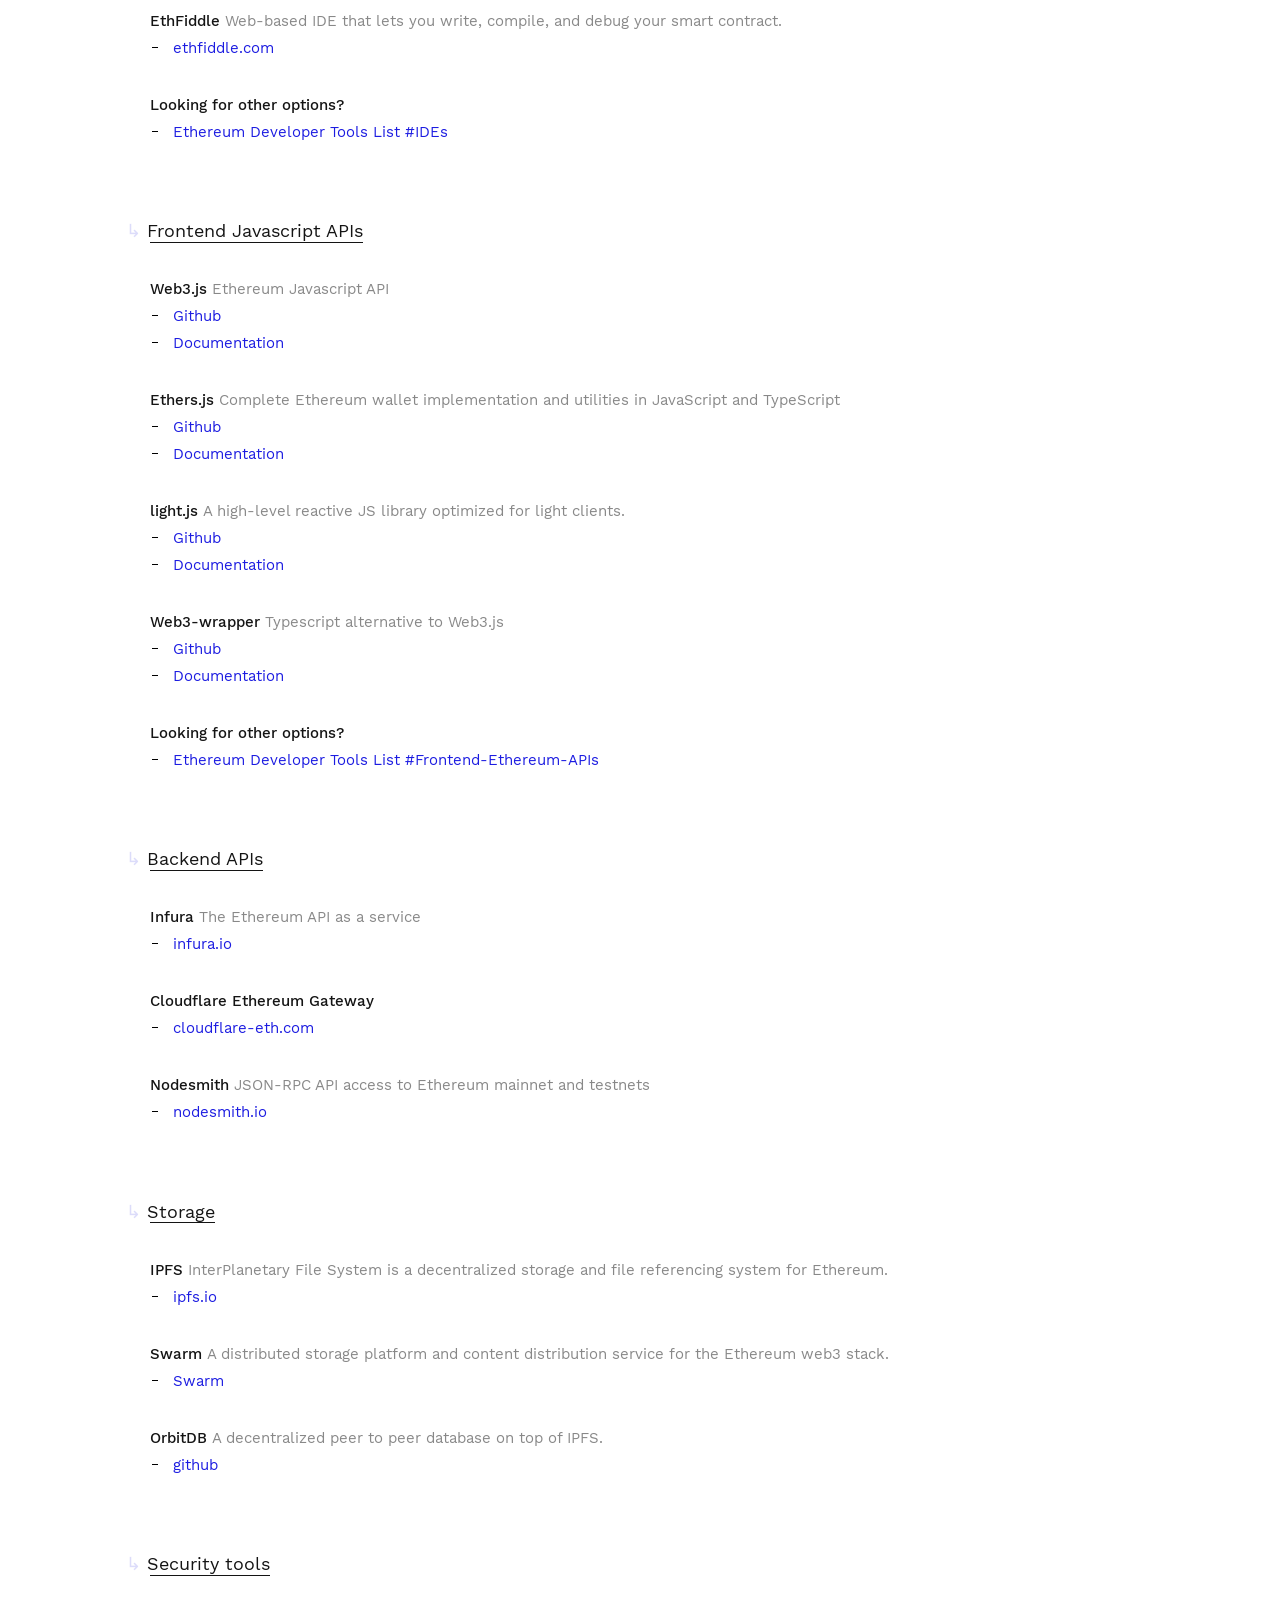
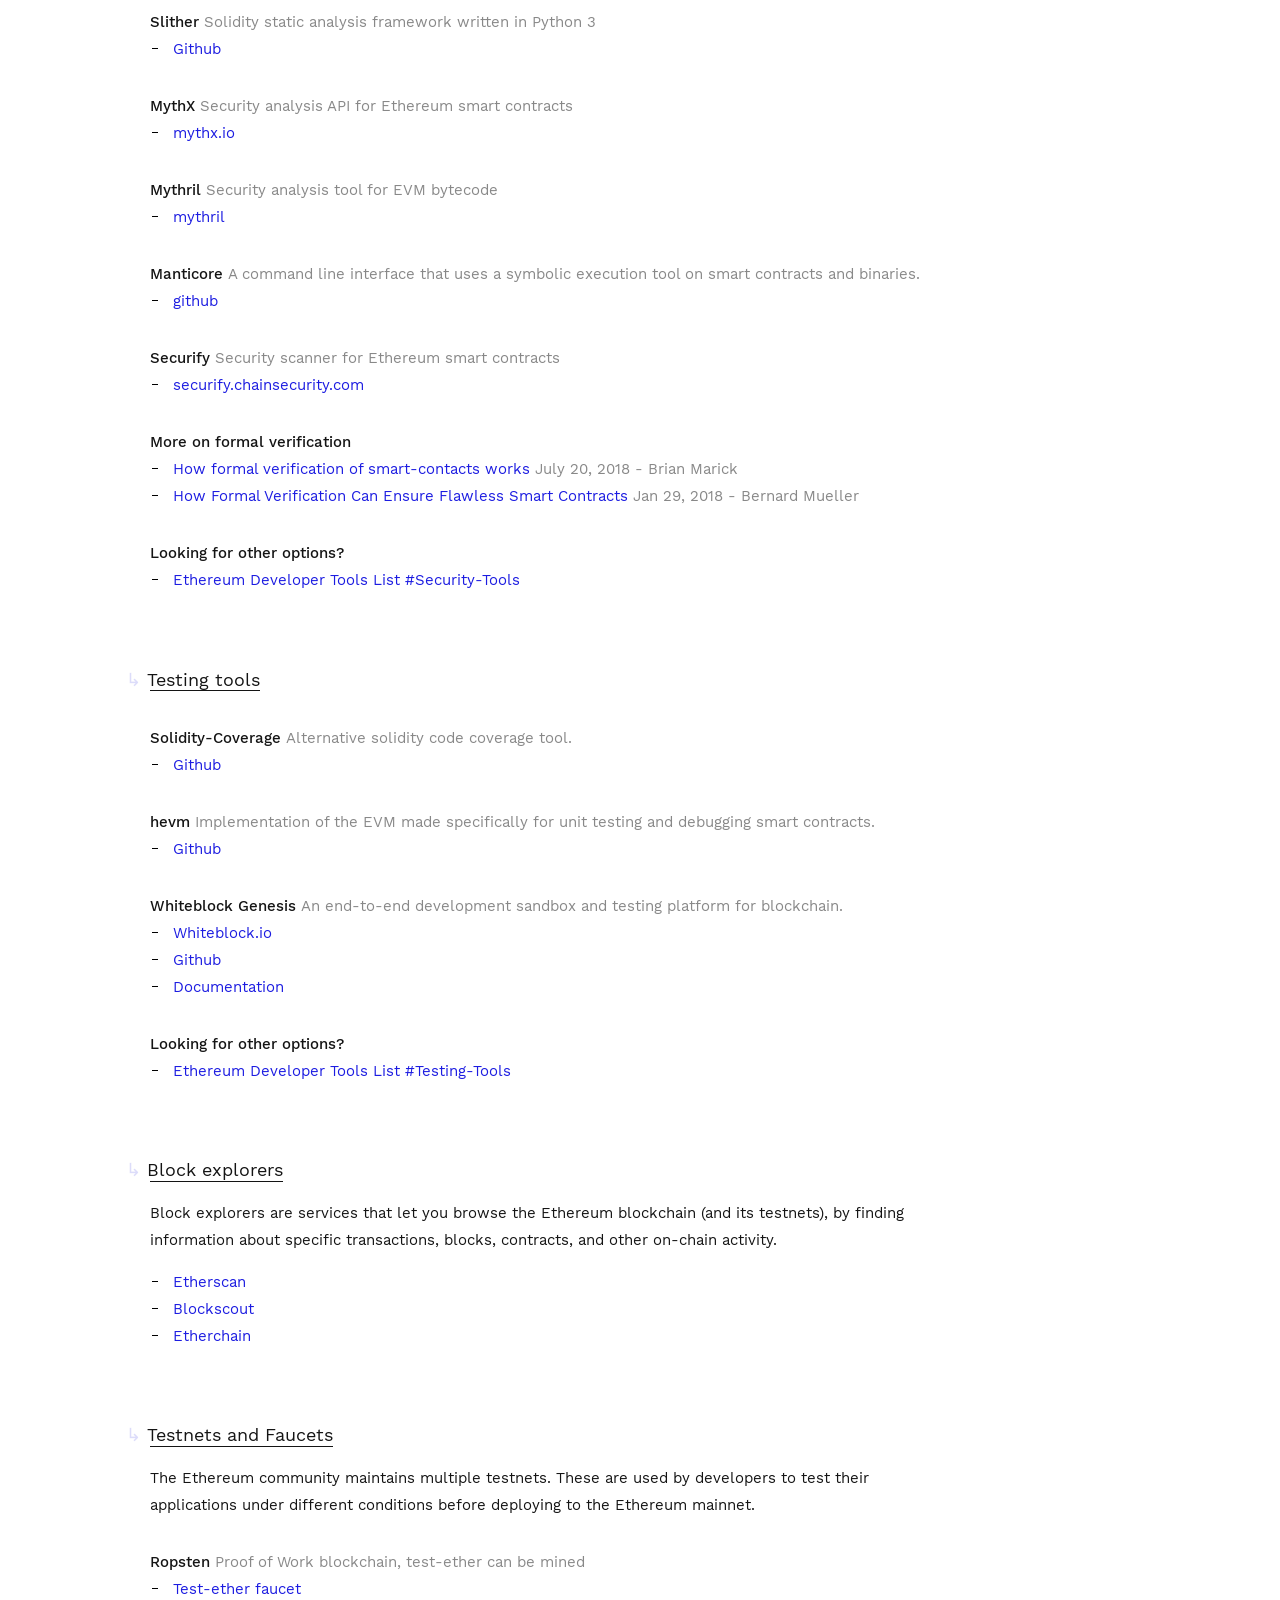
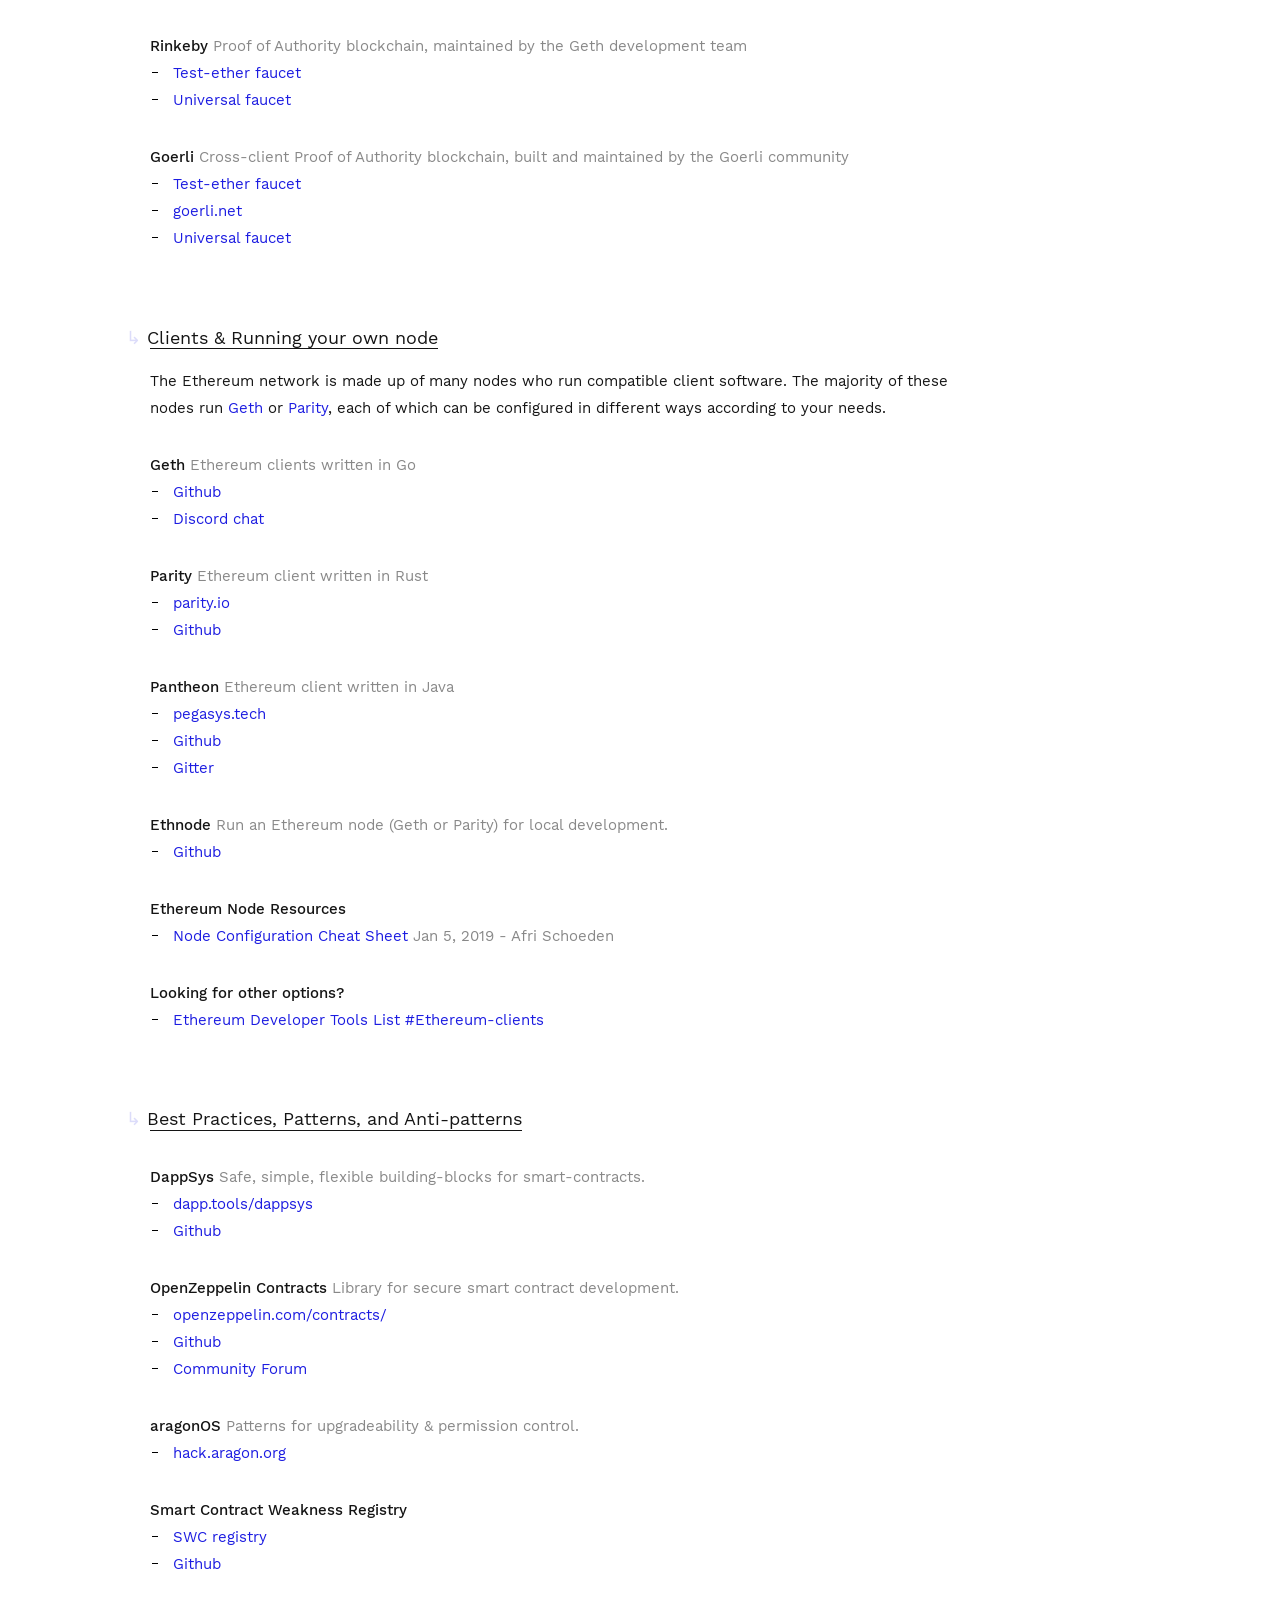
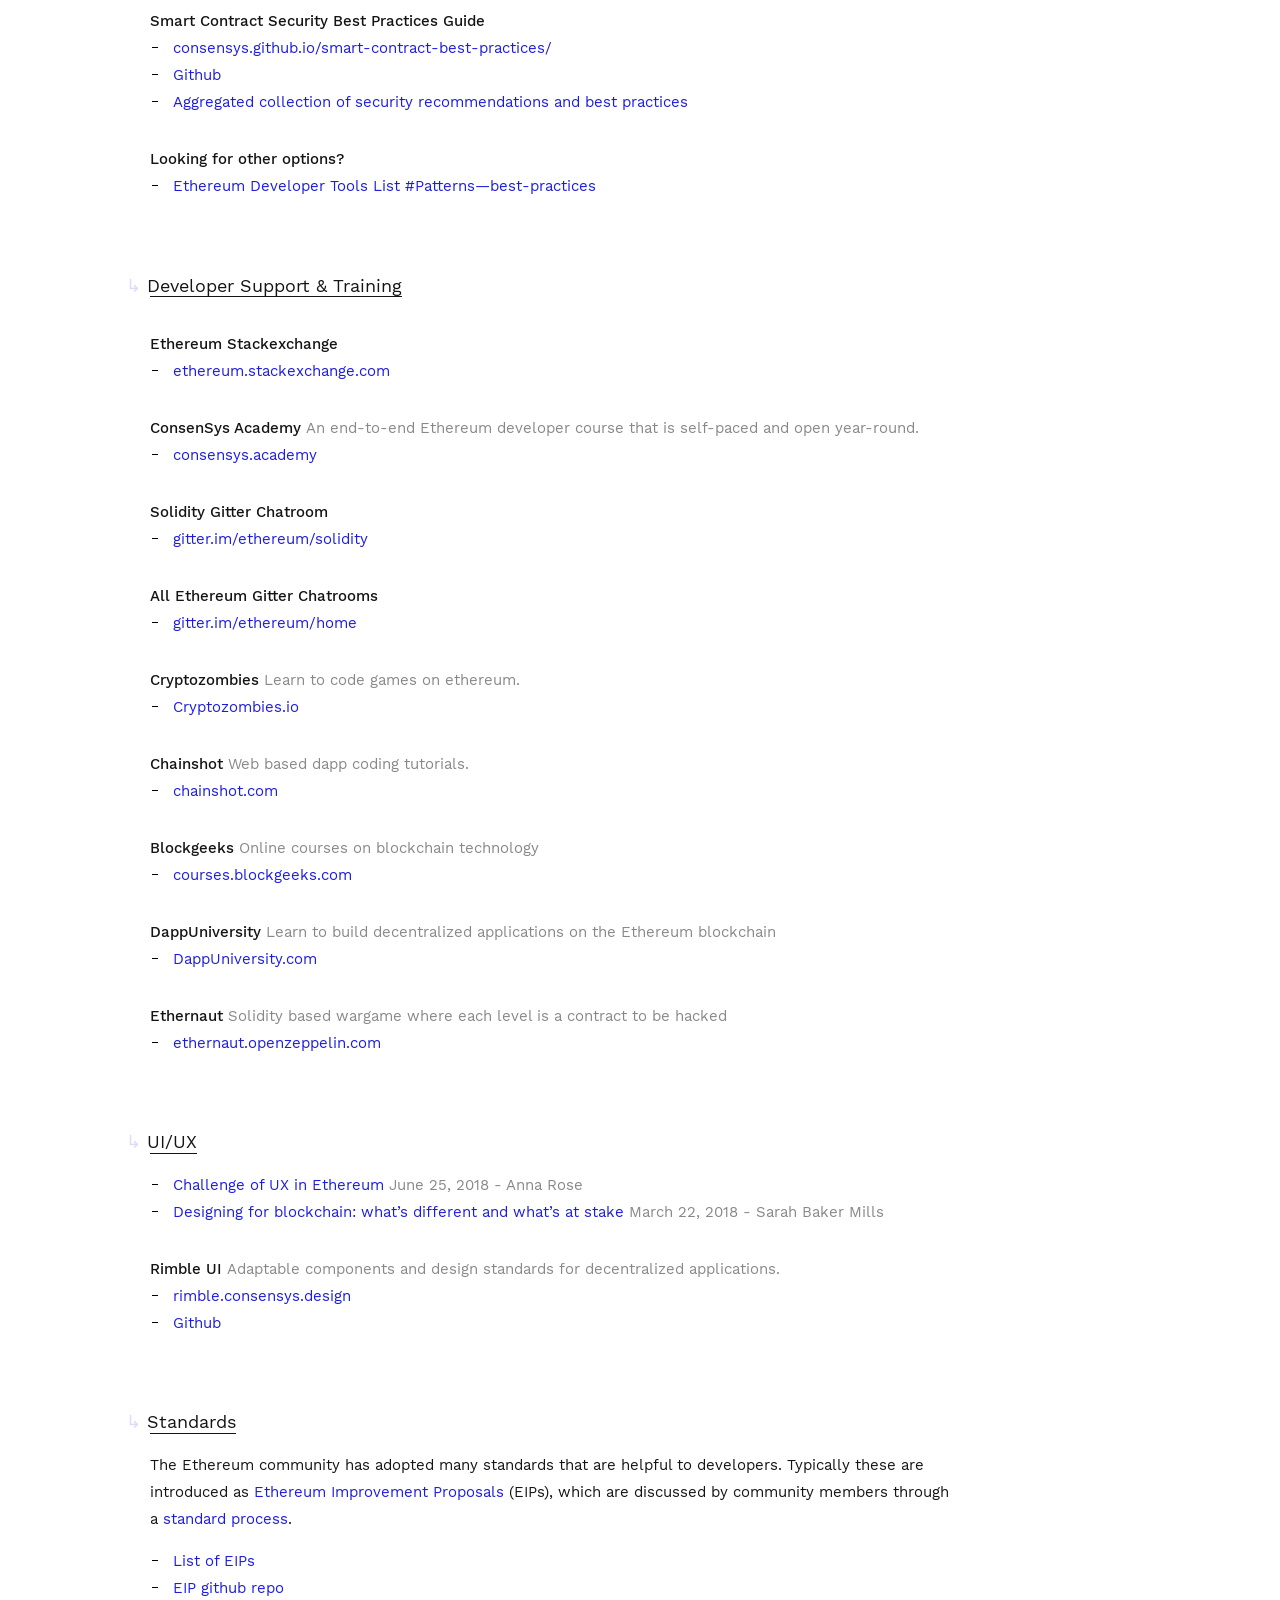
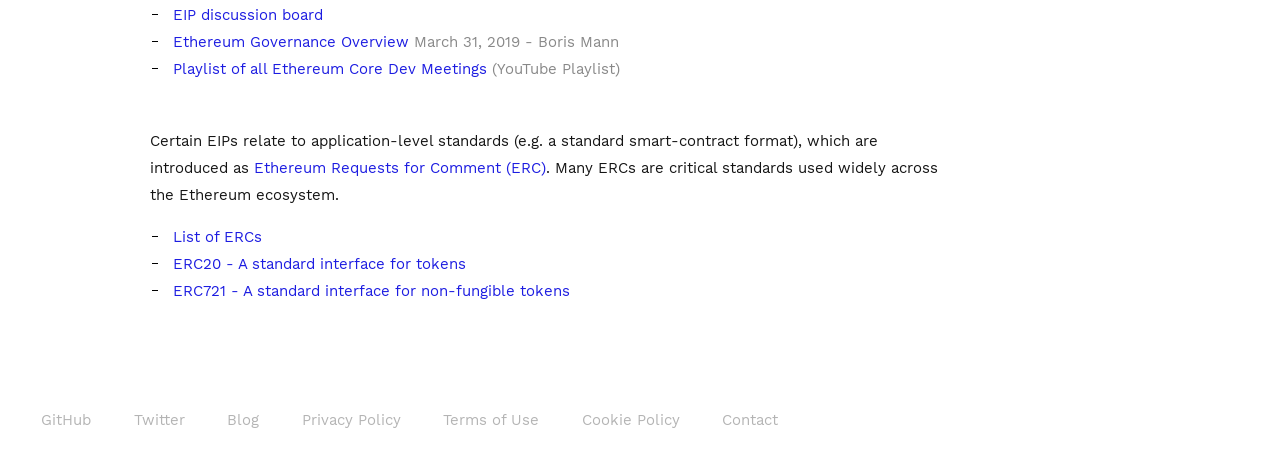
<file: developers/index.html>
<!DOCTYPE html>
<html lang="en-US">
  <head>
    <meta charset="utf-8">
    <meta name="viewport" content="width=device-width,initial-scale=1">
    <title>Developers | Ethereum</title>
    <meta name="description" content="Ethereum resources">
    <meta name="viewport" content="width=device-width,initial-scale=1,maximum-scale=1,maximum-scale=1">
  <link rel="icon" type="image/png" href="/favicon.png">
  <meta name="twitter:site" content="@Ethereum">
  <meta name="twitter:creator" content="@Ethereum">
  <meta property="og:type" content="website">
  <meta property="og:title" content="Ethereum">
  <meta property="og:site_name" content="ethereum.org">
  <meta property="og:description" content="Ethereum is a global, decentralized platform for money and new kinds of applications. On Ethereum, you can write code that controls money, and build applications accessible anywhere in the world.">
  <meta property="og:url" content="https://ethereum.org">
  <meta property="og:image" content="https://ethereum.org/assets/img/hero.bc77fa26.jpg">
    
    <link rel="preload" href="/assets/css/0.styles.08c10b03.css" as="style"><link rel="preload" href="/assets/js/app.35165516.js" as="script"><link rel="preload" href="/assets/js/2.c9c78bec.js" as="script"><link rel="preload" href="/assets/js/6.a00918c1.js" as="script"><link rel="prefetch" href="/assets/js/10.229bd6b8.js"><link rel="prefetch" href="/assets/js/11.da9baf4d.js"><link rel="prefetch" href="/assets/js/12.11da9d1b.js"><link rel="prefetch" href="/assets/js/13.de665fdb.js"><link rel="prefetch" href="/assets/js/3.2403fd28.js"><link rel="prefetch" href="/assets/js/4.be2b34cf.js"><link rel="prefetch" href="/assets/js/5.034a94a2.js"><link rel="prefetch" href="/assets/js/7.6b6fb184.js"><link rel="prefetch" href="/assets/js/8.26aa8255.js"><link rel="prefetch" href="/assets/js/9.7d0b31f2.js">
    <link rel="stylesheet" href="/assets/css/0.styles.08c10b03.css">
  </head>
  <body>
    <div id="app" data-server-rendered="true"><div id="wrapper" class="has-sidebar" data-v-98d27aac><header class="header-right flex" data-v-71d447c6 data-v-98d27aac><div class="flex" data-v-71d447c6><div class="sidebar-button" data-v-71d447c6><svg width="25px" height="20px" viewBox="0 0 25 20" xmlns="http://www.w3.org/2000/svg" aria-hidden="true" role="img" class="icon"><title>Hamburger menu button</title> <g transform="translate(-22.000000, -2.000000)"><g transform="translate(22.000000, 2.545974)"><path d="M24.7714844,0.5 L0,0.5"></path> <path d="M24.7714844,9.72701303 L0,9.72701303"></path> <path d="M24.7714844,18.9540261 L0,18.9540261"></path></g></g></svg> <a href="/" class="home-link router-link-active"><span class="site-name">Ethereum</span></a></div> <a href="/" class="router-link-active" data-v-71d447c6><img src="/assets/img/ethereum-logo-wireframe.8c2f2894.png" alt="Ethereum Logo" class="header-logo sm-hide" data-v-71d447c6></a> <nav class="nav-links sm-hide" data-v-71d447c6><ul class="nav-ul"><li class="nav-item"><a href="/" class="nav-link">Ethereum</a></li><li class="nav-item"><a href="/beginners/" class="nav-link">Beginners</a></li><li class="nav-item"><a href="/use/" class="nav-link">Use</a></li><li class="nav-item"><a href="/learn/" class="nav-link">Learn</a></li><li class="nav-item"><a href="/developers/" class="nav-link router-link-exact-active router-link-active">Developers</a></li></ul></nav></div> <div class="menu inline flex flex-center" data-v-71d447c6><div class="search-box" data-v-71d447c6><input aria-label="Search" autocomplete="off" spellcheck="false" value=""> <!----></div> <a href="https://github.com/ethereum/ethereum-org-website" target="_blank" title="Fork This Page (Github)" data-v-71d447c6><img alt="Github" src="/assets/img/icon-github.3720c649.svg" class="hide-dark" data-v-71d447c6> <img alt="Github" src="/assets/img/icon-github-white.e05d488b.svg" class="show-dark" data-v-71d447c6></a> <span class="pointer view-mode" data-v-71d447c6><img alt="Switch to Dark Mode" src="/assets/img/icon-sun.f0087fa4.svg" class="hide-dark" data-v-71d447c6> <img alt="Switch to Light Mode" src="/assets/img/icon-moon.0d522939.svg" class="show-dark" data-v-71d447c6></span></div></header> <!----> <main class="page" data-v-98d27aac><div class="content__default" data-v-98d27aac><h1 id="developer-resources"><a href="#developer-resources" aria-hidden="true" class="header-anchor">↳</a> Developer Resources</h1> <div class="featured">Guides, resources, and tools for developers building on Ethereum.</div> <h2 id="getting-started"><a href="#getting-started" aria-hidden="true" class="header-anchor">↳</a> Getting started</h2> <p><strong>If you’re new to developing with Ethereum, you’re in the right place.</strong> These guides written by the Ethereum community will introduce you to the basics of the Ethereum stack and introduce core concepts that might be different from other app development you’re familiar with.</p> <p>Need a more basic primer first? Check out <a href="/learn/">ethereum.org/learn.</a></p> <ul><li><a href="https://medium.com/@mattcondon/getting-up-to-speed-on-ethereum-63ed28821bbe" target="_blank" rel="noopener noreferrer">Getting up to speed on Ethereum<svg xmlns="http://www.w3.org/2000/svg" aria-hidden="true" x="0px" y="0px" viewBox="0 0 100 100" width="15" height="15" class="icon outbound"><path fill="currentColor" d="M18.8,85.1h56l0,0c2.2,0,4-1.8,4-4v-32h-8v28h-48v-48h28v-8h-32l0,0c-2.2,0-4,1.8-4,4v56C14.8,83.3,16.6,85.1,18.8,85.1z"></path> <polygon fill="currentColor" points="45.7,48.7 51.3,54.3 77.2,28.5 77.2,37.2 85.2,37.2 85.2,14.9 62.8,14.9 62.8,22.9 71.5,22.9"></polygon></svg></a> <em>Aug 7, 2017 - Matt Condon</em></li> <li><a href="https://blog.openzeppelin.com/ethereum-in-depth-part-1-968981e6f833/" target="_blank" rel="noopener noreferrer">Ethereum In Depth, Part 1<svg xmlns="http://www.w3.org/2000/svg" aria-hidden="true" x="0px" y="0px" viewBox="0 0 100 100" width="15" height="15" class="icon outbound"><path fill="currentColor" d="M18.8,85.1h56l0,0c2.2,0,4-1.8,4-4v-32h-8v28h-48v-48h28v-8h-32l0,0c-2.2,0-4,1.8-4,4v56C14.8,83.3,16.6,85.1,18.8,85.1z"></path> <polygon fill="currentColor" points="45.7,48.7 51.3,54.3 77.2,28.5 77.2,37.2 85.2,37.2 85.2,14.9 62.8,14.9 62.8,22.9 71.5,22.9"></polygon></svg></a> <em>May 11, 2018 - Facu Spagnuolo</em></li> <li><a href="https://blog.openzeppelin.com/ethereum-in-depth-part-2-6339cf6bddb9/" target="_blank" rel="noopener noreferrer">Ethereum In Depth, Part 2 <svg xmlns="http://www.w3.org/2000/svg" aria-hidden="true" x="0px" y="0px" viewBox="0 0 100 100" width="15" height="15" class="icon outbound"><path fill="currentColor" d="M18.8,85.1h56l0,0c2.2,0,4-1.8,4-4v-32h-8v28h-48v-48h28v-8h-32l0,0c-2.2,0-4,1.8-4,4v56C14.8,83.3,16.6,85.1,18.8,85.1z"></path> <polygon fill="currentColor" points="45.7,48.7 51.3,54.3 77.2,28.5 77.2,37.2 85.2,37.2 85.2,14.9 62.8,14.9 62.8,22.9 71.5,22.9"></polygon></svg></a> <em>July 24, 2018 - Facu Spagnuolo</em></li> <li><a href="https://hackernoon.com/ethereum-development-walkthrough-part-1-smart-contracts-b3979e6e573e" target="_blank" rel="noopener noreferrer">Ethereum Development Walkthrough, Parts 1-5<svg xmlns="http://www.w3.org/2000/svg" aria-hidden="true" x="0px" y="0px" viewBox="0 0 100 100" width="15" height="15" class="icon outbound"><path fill="currentColor" d="M18.8,85.1h56l0,0c2.2,0,4-1.8,4-4v-32h-8v28h-48v-48h28v-8h-32l0,0c-2.2,0-4,1.8-4,4v56C14.8,83.3,16.6,85.1,18.8,85.1z"></path> <polygon fill="currentColor" points="45.7,48.7 51.3,54.3 77.2,28.5 77.2,37.2 85.2,37.2 85.2,14.9 62.8,14.9 62.8,22.9 71.5,22.9"></polygon></svg></a> <em>Jan 14, 2018 - dev_zl</em></li> <li><a href="https://kauri.io/collection/5bb65f0f4f34080001731dc2/ethereum-101" target="_blank" rel="noopener noreferrer">Ethereum 101, Parts 1-7<svg xmlns="http://www.w3.org/2000/svg" aria-hidden="true" x="0px" y="0px" viewBox="0 0 100 100" width="15" height="15" class="icon outbound"><path fill="currentColor" d="M18.8,85.1h56l0,0c2.2,0,4-1.8,4-4v-32h-8v28h-48v-48h28v-8h-32l0,0c-2.2,0-4,1.8-4,4v56C14.8,83.3,16.6,85.1,18.8,85.1z"></path> <polygon fill="currentColor" points="45.7,48.7 51.3,54.3 77.2,28.5 77.2,37.2 85.2,37.2 85.2,14.9 62.8,14.9 62.8,22.9 71.5,22.9"></polygon></svg></a> <em>Feb 13, 2019 - Wil Barnes</em></li> <li><a href="https://medium.com/@mvmurthy/full-stack-hello-world-voting-ethereum-dapp-tutorial-part-1-40d2d0d807c2" target="_blank" rel="noopener noreferrer">Full Stack Hello World Voting Ethereum Dapp Tutorial <svg xmlns="http://www.w3.org/2000/svg" aria-hidden="true" x="0px" y="0px" viewBox="0 0 100 100" width="15" height="15" class="icon outbound"><path fill="currentColor" d="M18.8,85.1h56l0,0c2.2,0,4-1.8,4-4v-32h-8v28h-48v-48h28v-8h-32l0,0c-2.2,0-4,1.8-4,4v56C14.8,83.3,16.6,85.1,18.8,85.1z"></path> <polygon fill="currentColor" points="45.7,48.7 51.3,54.3 77.2,28.5 77.2,37.2 85.2,37.2 85.2,14.9 62.8,14.9 62.8,22.9 71.5,22.9"></polygon></svg></a> <em>Feb 2019 - Mahesh Murthy</em></li> <li><a href="https://github.com/ethereumbook/ethereumbook" target="_blank" rel="noopener noreferrer">Mastering Ethereum - A comprehensive textbook available for free online<svg xmlns="http://www.w3.org/2000/svg" aria-hidden="true" x="0px" y="0px" viewBox="0 0 100 100" width="15" height="15" class="icon outbound"><path fill="currentColor" d="M18.8,85.1h56l0,0c2.2,0,4-1.8,4-4v-32h-8v28h-48v-48h28v-8h-32l0,0c-2.2,0-4,1.8-4,4v56C14.8,83.3,16.6,85.1,18.8,85.1z"></path> <polygon fill="currentColor" points="45.7,48.7 51.3,54.3 77.2,28.5 77.2,37.2 85.2,37.2 85.2,14.9 62.8,14.9 62.8,22.9 71.5,22.9"></polygon></svg></a> <em>Dec 1, 2018 - Andreas Antonopoulos &amp; Gavin Wood</em></li> <li><a href="https://ethereum.consensys.net/ethereum-dev-portal" target="_blank" rel="noopener noreferrer">Ethereum Developer Portal - Everything you need to get started building on Ethereum<svg xmlns="http://www.w3.org/2000/svg" aria-hidden="true" x="0px" y="0px" viewBox="0 0 100 100" width="15" height="15" class="icon outbound"><path fill="currentColor" d="M18.8,85.1h56l0,0c2.2,0,4-1.8,4-4v-32h-8v28h-48v-48h28v-8h-32l0,0c-2.2,0-4,1.8-4,4v56C14.8,83.3,16.6,85.1,18.8,85.1z"></path> <polygon fill="currentColor" points="45.7,48.7 51.3,54.3 77.2,28.5 77.2,37.2 85.2,37.2 85.2,14.9 62.8,14.9 62.8,22.9 71.5,22.9"></polygon></svg></a> <em>Updated often - ConsenSys</em></li> <li><a href="https://blog.openzeppelin.com/deconstructing-a-solidity-contract-part-i-introduction-832efd2d7737/" target="_blank" rel="noopener noreferrer">Deconstructing a Solidity Contract<svg xmlns="http://www.w3.org/2000/svg" aria-hidden="true" x="0px" y="0px" viewBox="0 0 100 100" width="15" height="15" class="icon outbound"><path fill="currentColor" d="M18.8,85.1h56l0,0c2.2,0,4-1.8,4-4v-32h-8v28h-48v-48h28v-8h-32l0,0c-2.2,0-4,1.8-4,4v56C14.8,83.3,16.6,85.1,18.8,85.1z"></path> <polygon fill="currentColor" points="45.7,48.7 51.3,54.3 77.2,28.5 77.2,37.2 85.2,37.2 85.2,14.9 62.8,14.9 62.8,22.9 71.5,22.9"></polygon></svg></a> <em>Aug 13, 2018 - Alejandro Santander &amp; Leo Arias</em></li> <li><a href="https://kauri.io/collection/5b8e401ee727370001c942e3" target="_blank" rel="noopener noreferrer">Full Stack Dapp Tutorial Series <svg xmlns="http://www.w3.org/2000/svg" aria-hidden="true" x="0px" y="0px" viewBox="0 0 100 100" width="15" height="15" class="icon outbound"><path fill="currentColor" d="M18.8,85.1h56l0,0c2.2,0,4-1.8,4-4v-32h-8v28h-48v-48h28v-8h-32l0,0c-2.2,0-4,1.8-4,4v56C14.8,83.3,16.6,85.1,18.8,85.1z"></path> <polygon fill="currentColor" points="45.7,48.7 51.3,54.3 77.2,28.5 77.2,37.2 85.2,37.2 85.2,14.9 62.8,14.9 62.8,22.9 71.5,22.9"></polygon></svg></a> <em>Updated Often - Joshua Cassidy</em></li></ul> <h2 id="smart-contract-languages"><a href="#smart-contract-languages" aria-hidden="true" class="header-anchor">↳</a> Smart Contract Languages</h2> <p>Any program that runs on the Ethereum Virtual Machine (EVM) is commonly referred to as a “smart contract”. The most popular languages for writing smart contracts on Ethereum are <strong>Solidity</strong> and <strong>Vyper</strong>, though there are <a href="https://github.com/ConsenSys/ethereum-developer-tools-list#smart-contract-languages" target="_blank" rel="noopener noreferrer">others under development<svg xmlns="http://www.w3.org/2000/svg" aria-hidden="true" x="0px" y="0px" viewBox="0 0 100 100" width="15" height="15" class="icon outbound"><path fill="currentColor" d="M18.8,85.1h56l0,0c2.2,0,4-1.8,4-4v-32h-8v28h-48v-48h28v-8h-32l0,0c-2.2,0-4,1.8-4,4v56C14.8,83.3,16.6,85.1,18.8,85.1z"></path> <polygon fill="currentColor" points="45.7,48.7 51.3,54.3 77.2,28.5 77.2,37.2 85.2,37.2 85.2,14.9 62.8,14.9 62.8,22.9 71.5,22.9"></polygon></svg></a>.</p> <h3 id="solidity-the-most-popular-language-on-ethereum-inspired-by-c-python-and-javascript"><a href="#solidity-the-most-popular-language-on-ethereum-inspired-by-c-python-and-javascript" aria-hidden="true" class="header-anchor">↳</a> Solidity <em>The most popular language on Ethereum, inspired by C++, Python and Javascript</em></h3> <ul><li><a href="https://solidity.readthedocs.io" target="_blank" rel="noopener noreferrer">Documentation<svg xmlns="http://www.w3.org/2000/svg" aria-hidden="true" x="0px" y="0px" viewBox="0 0 100 100" width="15" height="15" class="icon outbound"><path fill="currentColor" d="M18.8,85.1h56l0,0c2.2,0,4-1.8,4-4v-32h-8v28h-48v-48h28v-8h-32l0,0c-2.2,0-4,1.8-4,4v56C14.8,83.3,16.6,85.1,18.8,85.1z"></path> <polygon fill="currentColor" points="45.7,48.7 51.3,54.3 77.2,28.5 77.2,37.2 85.2,37.2 85.2,14.9 62.8,14.9 62.8,22.9 71.5,22.9"></polygon></svg></a></li> <li><a href="https://github.com/ethereum/solidity/" target="_blank" rel="noopener noreferrer">Github<svg xmlns="http://www.w3.org/2000/svg" aria-hidden="true" x="0px" y="0px" viewBox="0 0 100 100" width="15" height="15" class="icon outbound"><path fill="currentColor" d="M18.8,85.1h56l0,0c2.2,0,4-1.8,4-4v-32h-8v28h-48v-48h28v-8h-32l0,0c-2.2,0-4,1.8-4,4v56C14.8,83.3,16.6,85.1,18.8,85.1z"></path> <polygon fill="currentColor" points="45.7,48.7 51.3,54.3 77.2,28.5 77.2,37.2 85.2,37.2 85.2,14.9 62.8,14.9 62.8,22.9 71.5,22.9"></polygon></svg></a></li> <li><a href="https://gitter.im/ethereum/solidity/" target="_blank" rel="noopener noreferrer">Solidity Gitter Chatroom<svg xmlns="http://www.w3.org/2000/svg" aria-hidden="true" x="0px" y="0px" viewBox="0 0 100 100" width="15" height="15" class="icon outbound"><path fill="currentColor" d="M18.8,85.1h56l0,0c2.2,0,4-1.8,4-4v-32h-8v28h-48v-48h28v-8h-32l0,0c-2.2,0-4,1.8-4,4v56C14.8,83.3,16.6,85.1,18.8,85.1z"></path> <polygon fill="currentColor" points="45.7,48.7 51.3,54.3 77.2,28.5 77.2,37.2 85.2,37.2 85.2,14.9 62.8,14.9 62.8,22.9 71.5,22.9"></polygon></svg></a></li></ul> <h3 id="vyper-security-focused-language-for-ethereum-based-on-python"><a href="#vyper-security-focused-language-for-ethereum-based-on-python" aria-hidden="true" class="header-anchor">↳</a> Vyper <em>Security focused language for Ethereum, based on Python.</em></h3> <ul><li><a href="https://vyper.readthedocs.io" target="_blank" rel="noopener noreferrer">Documentation<svg xmlns="http://www.w3.org/2000/svg" aria-hidden="true" x="0px" y="0px" viewBox="0 0 100 100" width="15" height="15" class="icon outbound"><path fill="currentColor" d="M18.8,85.1h56l0,0c2.2,0,4-1.8,4-4v-32h-8v28h-48v-48h28v-8h-32l0,0c-2.2,0-4,1.8-4,4v56C14.8,83.3,16.6,85.1,18.8,85.1z"></path> <polygon fill="currentColor" points="45.7,48.7 51.3,54.3 77.2,28.5 77.2,37.2 85.2,37.2 85.2,14.9 62.8,14.9 62.8,22.9 71.5,22.9"></polygon></svg></a></li> <li><a href="https://github.com/ethereum/vyper" target="_blank" rel="noopener noreferrer">Github<svg xmlns="http://www.w3.org/2000/svg" aria-hidden="true" x="0px" y="0px" viewBox="0 0 100 100" width="15" height="15" class="icon outbound"><path fill="currentColor" d="M18.8,85.1h56l0,0c2.2,0,4-1.8,4-4v-32h-8v28h-48v-48h28v-8h-32l0,0c-2.2,0-4,1.8-4,4v56C14.8,83.3,16.6,85.1,18.8,85.1z"></path> <polygon fill="currentColor" points="45.7,48.7 51.3,54.3 77.2,28.5 77.2,37.2 85.2,37.2 85.2,14.9 62.8,14.9 62.8,22.9 71.5,22.9"></polygon></svg></a></li> <li><a href="https://gitter.im/ethereum/vyper" target="_blank" rel="noopener noreferrer">Vyper Gitter Chatroom<svg xmlns="http://www.w3.org/2000/svg" aria-hidden="true" x="0px" y="0px" viewBox="0 0 100 100" width="15" height="15" class="icon outbound"><path fill="currentColor" d="M18.8,85.1h56l0,0c2.2,0,4-1.8,4-4v-32h-8v28h-48v-48h28v-8h-32l0,0c-2.2,0-4,1.8-4,4v56C14.8,83.3,16.6,85.1,18.8,85.1z"></path> <polygon fill="currentColor" points="45.7,48.7 51.3,54.3 77.2,28.5 77.2,37.2 85.2,37.2 85.2,14.9 62.8,14.9 62.8,22.9 71.5,22.9"></polygon></svg></a></li></ul> <h3 id="looking-for-other-options"><a href="#looking-for-other-options" aria-hidden="true" class="header-anchor">↳</a> Looking for other options?</h3> <ul><li><a href="https://github.com/ConsenSys/ethereum-developer-tools-list#smart-contract-languages" target="_blank" rel="noopener noreferrer">Ethereum Developers Tools List #SmartContractLanguages<svg xmlns="http://www.w3.org/2000/svg" aria-hidden="true" x="0px" y="0px" viewBox="0 0 100 100" width="15" height="15" class="icon outbound"><path fill="currentColor" d="M18.8,85.1h56l0,0c2.2,0,4-1.8,4-4v-32h-8v28h-48v-48h28v-8h-32l0,0c-2.2,0-4,1.8-4,4v56C14.8,83.3,16.6,85.1,18.8,85.1z"></path> <polygon fill="currentColor" points="45.7,48.7 51.3,54.3 77.2,28.5 77.2,37.2 85.2,37.2 85.2,14.9 62.8,14.9 62.8,22.9 71.5,22.9"></polygon></svg></a></li></ul> <h2 id="developer-tools"><a href="#developer-tools" aria-hidden="true" class="header-anchor">↳</a> Developer tools</h2> <p>Ethereum has a large and growing number of tools to help developers build, test, and deploy their applications. Below are the most popular tools to get you started. If you want to dive deeper, check out this <a href="https://github.com/ConsenSys/ethereum-developer-tools-list" target="_blank" rel="noopener noreferrer">comprehensive list<svg xmlns="http://www.w3.org/2000/svg" aria-hidden="true" x="0px" y="0px" viewBox="0 0 100 100" width="15" height="15" class="icon outbound"><path fill="currentColor" d="M18.8,85.1h56l0,0c2.2,0,4-1.8,4-4v-32h-8v28h-48v-48h28v-8h-32l0,0c-2.2,0-4,1.8-4,4v56C14.8,83.3,16.6,85.1,18.8,85.1z"></path> <polygon fill="currentColor" points="45.7,48.7 51.3,54.3 77.2,28.5 77.2,37.2 85.2,37.2 85.2,14.9 62.8,14.9 62.8,22.9 71.5,22.9"></polygon></svg></a>.</p> <h3 id="truffle-a-development-environment-testing-framework-build-pipeline-and-other-tools"><a href="#truffle-a-development-environment-testing-framework-build-pipeline-and-other-tools" aria-hidden="true" class="header-anchor">↳</a> Truffle <em>A development environment, testing framework, build pipeline, and other tools.</em></h3> <ul><li><a href="https://www.trufflesuite.com/" target="_blank" rel="noopener noreferrer">trufflesuite.com<svg xmlns="http://www.w3.org/2000/svg" aria-hidden="true" x="0px" y="0px" viewBox="0 0 100 100" width="15" height="15" class="icon outbound"><path fill="currentColor" d="M18.8,85.1h56l0,0c2.2,0,4-1.8,4-4v-32h-8v28h-48v-48h28v-8h-32l0,0c-2.2,0-4,1.8-4,4v56C14.8,83.3,16.6,85.1,18.8,85.1z"></path> <polygon fill="currentColor" points="45.7,48.7 51.3,54.3 77.2,28.5 77.2,37.2 85.2,37.2 85.2,14.9 62.8,14.9 62.8,22.9 71.5,22.9"></polygon></svg></a></li> <li><a href="https://github.com/trufflesuite/truffle" target="_blank" rel="noopener noreferrer">Github<svg xmlns="http://www.w3.org/2000/svg" aria-hidden="true" x="0px" y="0px" viewBox="0 0 100 100" width="15" height="15" class="icon outbound"><path fill="currentColor" d="M18.8,85.1h56l0,0c2.2,0,4-1.8,4-4v-32h-8v28h-48v-48h28v-8h-32l0,0c-2.2,0-4,1.8-4,4v56C14.8,83.3,16.6,85.1,18.8,85.1z"></path> <polygon fill="currentColor" points="45.7,48.7 51.3,54.3 77.2,28.5 77.2,37.2 85.2,37.2 85.2,14.9 62.8,14.9 62.8,22.9 71.5,22.9"></polygon></svg></a></li></ul> <h3 id="embark-a-development-environment-testing-framework-and-other-tools-integrated-with-ethereum-ipfs-and-whisper"><a href="#embark-a-development-environment-testing-framework-and-other-tools-integrated-with-ethereum-ipfs-and-whisper" aria-hidden="true" class="header-anchor">↳</a> Embark <em>A development environment, testing framework, and other tools integrated with Ethereum, IPFS, and Whisper.</em></h3> <ul><li><a href="https://github.com/embark-framework/embark" target="_blank" rel="noopener noreferrer">Github<svg xmlns="http://www.w3.org/2000/svg" aria-hidden="true" x="0px" y="0px" viewBox="0 0 100 100" width="15" height="15" class="icon outbound"><path fill="currentColor" d="M18.8,85.1h56l0,0c2.2,0,4-1.8,4-4v-32h-8v28h-48v-48h28v-8h-32l0,0c-2.2,0-4,1.8-4,4v56C14.8,83.3,16.6,85.1,18.8,85.1z"></path> <polygon fill="currentColor" points="45.7,48.7 51.3,54.3 77.2,28.5 77.2,37.2 85.2,37.2 85.2,14.9 62.8,14.9 62.8,22.9 71.5,22.9"></polygon></svg></a></li> <li><a href="https://embark.status.im/docs/" target="_blank" rel="noopener noreferrer">Documentation<svg xmlns="http://www.w3.org/2000/svg" aria-hidden="true" x="0px" y="0px" viewBox="0 0 100 100" width="15" height="15" class="icon outbound"><path fill="currentColor" d="M18.8,85.1h56l0,0c2.2,0,4-1.8,4-4v-32h-8v28h-48v-48h28v-8h-32l0,0c-2.2,0-4,1.8-4,4v56C14.8,83.3,16.6,85.1,18.8,85.1z"></path> <polygon fill="currentColor" points="45.7,48.7 51.3,54.3 77.2,28.5 77.2,37.2 85.2,37.2 85.2,14.9 62.8,14.9 62.8,22.9 71.5,22.9"></polygon></svg></a></li></ul> <h3 id="waffle-a-framework-for-advanced-smart-contract-development-and-testing-based-on-ethers-js"><a href="#waffle-a-framework-for-advanced-smart-contract-development-and-testing-based-on-ethers-js" aria-hidden="true" class="header-anchor">↳</a> Waffle <em>A framework for advanced smart contract development and testing (based on ethers.js).</em></h3> <ul><li><a href="https://getwaffle.io/" target="_blank" rel="noopener noreferrer">getwaffle.io<svg xmlns="http://www.w3.org/2000/svg" aria-hidden="true" x="0px" y="0px" viewBox="0 0 100 100" width="15" height="15" class="icon outbound"><path fill="currentColor" d="M18.8,85.1h56l0,0c2.2,0,4-1.8,4-4v-32h-8v28h-48v-48h28v-8h-32l0,0c-2.2,0-4,1.8-4,4v56C14.8,83.3,16.6,85.1,18.8,85.1z"></path> <polygon fill="currentColor" points="45.7,48.7 51.3,54.3 77.2,28.5 77.2,37.2 85.2,37.2 85.2,14.9 62.8,14.9 62.8,22.9 71.5,22.9"></polygon></svg></a></li> <li><a href="https://github.com/EthWorks/Waffle" target="_blank" rel="noopener noreferrer">Github<svg xmlns="http://www.w3.org/2000/svg" aria-hidden="true" x="0px" y="0px" viewBox="0 0 100 100" width="15" height="15" class="icon outbound"><path fill="currentColor" d="M18.8,85.1h56l0,0c2.2,0,4-1.8,4-4v-32h-8v28h-48v-48h28v-8h-32l0,0c-2.2,0-4,1.8-4,4v56C14.8,83.3,16.6,85.1,18.8,85.1z"></path> <polygon fill="currentColor" points="45.7,48.7 51.3,54.3 77.2,28.5 77.2,37.2 85.2,37.2 85.2,14.9 62.8,14.9 62.8,22.9 71.5,22.9"></polygon></svg></a></li></ul> <h3 id="etherlime-ethers-js-based-framework-for-dapp-development-solidity-vyper-deployment-debugging-testing-and-more"><a href="#etherlime-ethers-js-based-framework-for-dapp-development-solidity-vyper-deployment-debugging-testing-and-more" aria-hidden="true" class="header-anchor">↳</a> Etherlime <em>Ethers.js based framework for dapp development (Solidity &amp; Vyper), deployment, debugging, testing and more.</em></h3> <ul><li><a href="https://etherlime.readthedocs.io/en/latest/" target="_blank" rel="noopener noreferrer">Docs<svg xmlns="http://www.w3.org/2000/svg" aria-hidden="true" x="0px" y="0px" viewBox="0 0 100 100" width="15" height="15" class="icon outbound"><path fill="currentColor" d="M18.8,85.1h56l0,0c2.2,0,4-1.8,4-4v-32h-8v28h-48v-48h28v-8h-32l0,0c-2.2,0-4,1.8-4,4v56C14.8,83.3,16.6,85.1,18.8,85.1z"></path> <polygon fill="currentColor" points="45.7,48.7 51.3,54.3 77.2,28.5 77.2,37.2 85.2,37.2 85.2,14.9 62.8,14.9 62.8,22.9 71.5,22.9"></polygon></svg></a></li> <li><a href="https://github.com/LimeChain/etherlime" target="_blank" rel="noopener noreferrer">Github<svg xmlns="http://www.w3.org/2000/svg" aria-hidden="true" x="0px" y="0px" viewBox="0 0 100 100" width="15" height="15" class="icon outbound"><path fill="currentColor" d="M18.8,85.1h56l0,0c2.2,0,4-1.8,4-4v-32h-8v28h-48v-48h28v-8h-32l0,0c-2.2,0-4,1.8-4,4v56C14.8,83.3,16.6,85.1,18.8,85.1z"></path> <polygon fill="currentColor" points="45.7,48.7 51.3,54.3 77.2,28.5 77.2,37.2 85.2,37.2 85.2,14.9 62.8,14.9 62.8,22.9 71.5,22.9"></polygon></svg></a></li></ul> <h3 id="buidler-a-task-runner-for-ethereum-smart-contract-developers"><a href="#buidler-a-task-runner-for-ethereum-smart-contract-developers" aria-hidden="true" class="header-anchor">↳</a> Buidler <em>A task runner for Ethereum smart contract developers</em></h3> <ul><li><a href="https://buidler.dev" target="_blank" rel="noopener noreferrer">buidler.dev<svg xmlns="http://www.w3.org/2000/svg" aria-hidden="true" x="0px" y="0px" viewBox="0 0 100 100" width="15" height="15" class="icon outbound"><path fill="currentColor" d="M18.8,85.1h56l0,0c2.2,0,4-1.8,4-4v-32h-8v28h-48v-48h28v-8h-32l0,0c-2.2,0-4,1.8-4,4v56C14.8,83.3,16.6,85.1,18.8,85.1z"></path> <polygon fill="currentColor" points="45.7,48.7 51.3,54.3 77.2,28.5 77.2,37.2 85.2,37.2 85.2,14.9 62.8,14.9 62.8,22.9 71.5,22.9"></polygon></svg></a></li> <li><a href="https://github.com/nomiclabs/buidler" target="_blank" rel="noopener noreferrer">Github<svg xmlns="http://www.w3.org/2000/svg" aria-hidden="true" x="0px" y="0px" viewBox="0 0 100 100" width="15" height="15" class="icon outbound"><path fill="currentColor" d="M18.8,85.1h56l0,0c2.2,0,4-1.8,4-4v-32h-8v28h-48v-48h28v-8h-32l0,0c-2.2,0-4,1.8-4,4v56C14.8,83.3,16.6,85.1,18.8,85.1z"></path> <polygon fill="currentColor" points="45.7,48.7 51.3,54.3 77.2,28.5 77.2,37.2 85.2,37.2 85.2,14.9 62.8,14.9 62.8,22.9 71.5,22.9"></polygon></svg></a></li></ul> <h3 id="openzeppelin-sdk-the-ultimate-smart-contract-toolkit-a-suite-of-tools-to-help-you-develop-compile-upgrade-deploy-and-interact-with-smart-contracts"><a href="#openzeppelin-sdk-the-ultimate-smart-contract-toolkit-a-suite-of-tools-to-help-you-develop-compile-upgrade-deploy-and-interact-with-smart-contracts" aria-hidden="true" class="header-anchor">↳</a> OpenZeppelin SDK <em>The Ultimate Smart Contract Toolkit: A suite of tools to help you develop, compile, upgrade, deploy and interact with smart contracts.</em></h3> <ul><li><a href="https://openzeppelin.com/sdk/" target="_blank" rel="noopener noreferrer">OpenZeppelin SDK<svg xmlns="http://www.w3.org/2000/svg" aria-hidden="true" x="0px" y="0px" viewBox="0 0 100 100" width="15" height="15" class="icon outbound"><path fill="currentColor" d="M18.8,85.1h56l0,0c2.2,0,4-1.8,4-4v-32h-8v28h-48v-48h28v-8h-32l0,0c-2.2,0-4,1.8-4,4v56C14.8,83.3,16.6,85.1,18.8,85.1z"></path> <polygon fill="currentColor" points="45.7,48.7 51.3,54.3 77.2,28.5 77.2,37.2 85.2,37.2 85.2,14.9 62.8,14.9 62.8,22.9 71.5,22.9"></polygon></svg></a></li> <li><a href="https://github.com/OpenZeppelin/openzeppelin-sdk" target="_blank" rel="noopener noreferrer">Github<svg xmlns="http://www.w3.org/2000/svg" aria-hidden="true" x="0px" y="0px" viewBox="0 0 100 100" width="15" height="15" class="icon outbound"><path fill="currentColor" d="M18.8,85.1h56l0,0c2.2,0,4-1.8,4-4v-32h-8v28h-48v-48h28v-8h-32l0,0c-2.2,0-4,1.8-4,4v56C14.8,83.3,16.6,85.1,18.8,85.1z"></path> <polygon fill="currentColor" points="45.7,48.7 51.3,54.3 77.2,28.5 77.2,37.2 85.2,37.2 85.2,14.9 62.8,14.9 62.8,22.9 71.5,22.9"></polygon></svg></a></li> <li><a href="https://forum.openzeppelin.com/c/sdk" target="_blank" rel="noopener noreferrer">Community Forum<svg xmlns="http://www.w3.org/2000/svg" aria-hidden="true" x="0px" y="0px" viewBox="0 0 100 100" width="15" height="15" class="icon outbound"><path fill="currentColor" d="M18.8,85.1h56l0,0c2.2,0,4-1.8,4-4v-32h-8v28h-48v-48h28v-8h-32l0,0c-2.2,0-4,1.8-4,4v56C14.8,83.3,16.6,85.1,18.8,85.1z"></path> <polygon fill="currentColor" points="45.7,48.7 51.3,54.3 77.2,28.5 77.2,37.2 85.2,37.2 85.2,14.9 62.8,14.9 62.8,22.9 71.5,22.9"></polygon></svg></a></li></ul> <h3 id="tenderly-a-platform-to-easily-monitor-your-smart-contracts-with-error-tracking-alerting-performance-metrics-and-detailed-contract-analytics"><a href="#tenderly-a-platform-to-easily-monitor-your-smart-contracts-with-error-tracking-alerting-performance-metrics-and-detailed-contract-analytics" aria-hidden="true" class="header-anchor">↳</a> Tenderly <em>A platform to easily monitor your smart contracts with error tracking, alerting, performance metrics, and detailed contract analytics.</em></h3> <ul><li><a href="https://tenderly.dev/" target="_blank" rel="noopener noreferrer">tenderly.dev<svg xmlns="http://www.w3.org/2000/svg" aria-hidden="true" x="0px" y="0px" viewBox="0 0 100 100" width="15" height="15" class="icon outbound"><path fill="currentColor" d="M18.8,85.1h56l0,0c2.2,0,4-1.8,4-4v-32h-8v28h-48v-48h28v-8h-32l0,0c-2.2,0-4,1.8-4,4v56C14.8,83.3,16.6,85.1,18.8,85.1z"></path> <polygon fill="currentColor" points="45.7,48.7 51.3,54.3 77.2,28.5 77.2,37.2 85.2,37.2 85.2,14.9 62.8,14.9 62.8,22.9 71.5,22.9"></polygon></svg></a></li> <li><a href="https://github.com/Tenderly" target="_blank" rel="noopener noreferrer">Github<svg xmlns="http://www.w3.org/2000/svg" aria-hidden="true" x="0px" y="0px" viewBox="0 0 100 100" width="15" height="15" class="icon outbound"><path fill="currentColor" d="M18.8,85.1h56l0,0c2.2,0,4-1.8,4-4v-32h-8v28h-48v-48h28v-8h-32l0,0c-2.2,0-4,1.8-4,4v56C14.8,83.3,16.6,85.1,18.8,85.1z"></path> <polygon fill="currentColor" points="45.7,48.7 51.3,54.3 77.2,28.5 77.2,37.2 85.2,37.2 85.2,14.9 62.8,14.9 62.8,22.9 71.5,22.9"></polygon></svg></a></li> <li><a href="https://discord.gg/eCWjuvt" target="_blank" rel="noopener noreferrer">Discord<svg xmlns="http://www.w3.org/2000/svg" aria-hidden="true" x="0px" y="0px" viewBox="0 0 100 100" width="15" height="15" class="icon outbound"><path fill="currentColor" d="M18.8,85.1h56l0,0c2.2,0,4-1.8,4-4v-32h-8v28h-48v-48h28v-8h-32l0,0c-2.2,0-4,1.8-4,4v56C14.8,83.3,16.6,85.1,18.8,85.1z"></path> <polygon fill="currentColor" points="45.7,48.7 51.3,54.3 77.2,28.5 77.2,37.2 85.2,37.2 85.2,14.9 62.8,14.9 62.8,22.9 71.5,22.9"></polygon></svg></a></li></ul> <h3 id="python-tooling-variety-of-libraries-for-ethereum-interaction-via-python"><a href="#python-tooling-variety-of-libraries-for-ethereum-interaction-via-python" aria-hidden="true" class="header-anchor">↳</a> Python Tooling <em>Variety of libraries for Ethereum interaction via Python</em></h3> <ul><li><a href="http://python.ethereum.org/" target="_blank" rel="noopener noreferrer">py.ethereum.org<svg xmlns="http://www.w3.org/2000/svg" aria-hidden="true" x="0px" y="0px" viewBox="0 0 100 100" width="15" height="15" class="icon outbound"><path fill="currentColor" d="M18.8,85.1h56l0,0c2.2,0,4-1.8,4-4v-32h-8v28h-48v-48h28v-8h-32l0,0c-2.2,0-4,1.8-4,4v56C14.8,83.3,16.6,85.1,18.8,85.1z"></path> <polygon fill="currentColor" points="45.7,48.7 51.3,54.3 77.2,28.5 77.2,37.2 85.2,37.2 85.2,14.9 62.8,14.9 62.8,22.9 71.5,22.9"></polygon></svg></a></li> <li><a href="https://github.com/ethereum/web3.py" target="_blank" rel="noopener noreferrer">web3.py Github<svg xmlns="http://www.w3.org/2000/svg" aria-hidden="true" x="0px" y="0px" viewBox="0 0 100 100" width="15" height="15" class="icon outbound"><path fill="currentColor" d="M18.8,85.1h56l0,0c2.2,0,4-1.8,4-4v-32h-8v28h-48v-48h28v-8h-32l0,0c-2.2,0-4,1.8-4,4v56C14.8,83.3,16.6,85.1,18.8,85.1z"></path> <polygon fill="currentColor" points="45.7,48.7 51.3,54.3 77.2,28.5 77.2,37.2 85.2,37.2 85.2,14.9 62.8,14.9 62.8,22.9 71.5,22.9"></polygon></svg></a></li> <li><a href="https://gitter.im/ethereum/web3.py" target="_blank" rel="noopener noreferrer">web3.py Chat<svg xmlns="http://www.w3.org/2000/svg" aria-hidden="true" x="0px" y="0px" viewBox="0 0 100 100" width="15" height="15" class="icon outbound"><path fill="currentColor" d="M18.8,85.1h56l0,0c2.2,0,4-1.8,4-4v-32h-8v28h-48v-48h28v-8h-32l0,0c-2.2,0-4,1.8-4,4v56C14.8,83.3,16.6,85.1,18.8,85.1z"></path> <polygon fill="currentColor" points="45.7,48.7 51.3,54.3 77.2,28.5 77.2,37.2 85.2,37.2 85.2,14.9 62.8,14.9 62.8,22.9 71.5,22.9"></polygon></svg></a></li></ul> <h3 id="looking-for-other-options-2"><a href="#looking-for-other-options-2" aria-hidden="true" class="header-anchor">↳</a> Looking for other options?</h3> <ul><li><a href="https://github.com/ConsenSys/ethereum-developer-tools-list#frameworks" target="_blank" rel="noopener noreferrer">Ethereum Developer Tools List #Frameworks<svg xmlns="http://www.w3.org/2000/svg" aria-hidden="true" x="0px" y="0px" viewBox="0 0 100 100" width="15" height="15" class="icon outbound"><path fill="currentColor" d="M18.8,85.1h56l0,0c2.2,0,4-1.8,4-4v-32h-8v28h-48v-48h28v-8h-32l0,0c-2.2,0-4,1.8-4,4v56C14.8,83.3,16.6,85.1,18.8,85.1z"></path> <polygon fill="currentColor" points="45.7,48.7 51.3,54.3 77.2,28.5 77.2,37.2 85.2,37.2 85.2,14.9 62.8,14.9 62.8,22.9 71.5,22.9"></polygon></svg></a></li></ul> <h2 id="integrated-development-environments-ides"><a href="#integrated-development-environments-ides" aria-hidden="true" class="header-anchor">↳</a> Integrated Development Environments (IDEs)</h2> <h3 id="visual-studio-code-professional-cross-platform-ide-with-official-ethereum-support"><a href="#visual-studio-code-professional-cross-platform-ide-with-official-ethereum-support" aria-hidden="true" class="header-anchor">↳</a> Visual Studio Code <em>Professional cross-platform IDE with official Ethereum support.</em></h3> <ul><li><a href="https://code.visualstudio.com/" target="_blank" rel="noopener noreferrer">Visual Studio Code<svg xmlns="http://www.w3.org/2000/svg" aria-hidden="true" x="0px" y="0px" viewBox="0 0 100 100" width="15" height="15" class="icon outbound"><path fill="currentColor" d="M18.8,85.1h56l0,0c2.2,0,4-1.8,4-4v-32h-8v28h-48v-48h28v-8h-32l0,0c-2.2,0-4,1.8-4,4v56C14.8,83.3,16.6,85.1,18.8,85.1z"></path> <polygon fill="currentColor" points="45.7,48.7 51.3,54.3 77.2,28.5 77.2,37.2 85.2,37.2 85.2,14.9 62.8,14.9 62.8,22.9 71.5,22.9"></polygon></svg></a></li> <li><a href="https://azuremarketplace.microsoft.com/en-us/marketplace/apps/microsoft-azure-blockchain.azure-blockchain-workbench?tab=Overview" target="_blank" rel="noopener noreferrer">Azure Blockchain Workbench plugin<svg xmlns="http://www.w3.org/2000/svg" aria-hidden="true" x="0px" y="0px" viewBox="0 0 100 100" width="15" height="15" class="icon outbound"><path fill="currentColor" d="M18.8,85.1h56l0,0c2.2,0,4-1.8,4-4v-32h-8v28h-48v-48h28v-8h-32l0,0c-2.2,0-4,1.8-4,4v56C14.8,83.3,16.6,85.1,18.8,85.1z"></path> <polygon fill="currentColor" points="45.7,48.7 51.3,54.3 77.2,28.5 77.2,37.2 85.2,37.2 85.2,14.9 62.8,14.9 62.8,22.9 71.5,22.9"></polygon></svg></a></li> <li><a href="https://github.com/Azure-Samples/blockchain/blob/master/blockchain-workbench/application-and-smart-contract-samples/readme.md" target="_blank" rel="noopener noreferrer">Code samples<svg xmlns="http://www.w3.org/2000/svg" aria-hidden="true" x="0px" y="0px" viewBox="0 0 100 100" width="15" height="15" class="icon outbound"><path fill="currentColor" d="M18.8,85.1h56l0,0c2.2,0,4-1.8,4-4v-32h-8v28h-48v-48h28v-8h-32l0,0c-2.2,0-4,1.8-4,4v56C14.8,83.3,16.6,85.1,18.8,85.1z"></path> <polygon fill="currentColor" points="45.7,48.7 51.3,54.3 77.2,28.5 77.2,37.2 85.2,37.2 85.2,14.9 62.8,14.9 62.8,22.9 71.5,22.9"></polygon></svg></a></li></ul> <h3 id="remix-web-based-ide-with-built-in-static-analysis-and-a-test-blockchain-virtual-machine"><a href="#remix-web-based-ide-with-built-in-static-analysis-and-a-test-blockchain-virtual-machine" aria-hidden="true" class="header-anchor">↳</a> Remix <em>Web-based IDE with built in static analysis, and a test blockchain virtual machine.</em></h3> <ul><li><a href="https://remix.ethereum.org/" target="_blank" rel="noopener noreferrer">remix.ethereum.org<svg xmlns="http://www.w3.org/2000/svg" aria-hidden="true" x="0px" y="0px" viewBox="0 0 100 100" width="15" height="15" class="icon outbound"><path fill="currentColor" d="M18.8,85.1h56l0,0c2.2,0,4-1.8,4-4v-32h-8v28h-48v-48h28v-8h-32l0,0c-2.2,0-4,1.8-4,4v56C14.8,83.3,16.6,85.1,18.8,85.1z"></path> <polygon fill="currentColor" points="45.7,48.7 51.3,54.3 77.2,28.5 77.2,37.2 85.2,37.2 85.2,14.9 62.8,14.9 62.8,22.9 71.5,22.9"></polygon></svg></a></li></ul> <h3 id="superblocks-web-based-ide-with-built-in-browser-blockchain-virtual-machine-metamask-integration-transaction-logger-and-other-features"><a href="#superblocks-web-based-ide-with-built-in-browser-blockchain-virtual-machine-metamask-integration-transaction-logger-and-other-features" aria-hidden="true" class="header-anchor">↳</a> Superblocks <em>Web-based IDE with built in browser blockchain virtual machine, MetaMask integration, transaction logger, and other features.</em></h3> <ul><li><a href="https://superblocks.com/lab/" target="_blank" rel="noopener noreferrer">superblocks.com/lab<svg xmlns="http://www.w3.org/2000/svg" aria-hidden="true" x="0px" y="0px" viewBox="0 0 100 100" width="15" height="15" class="icon outbound"><path fill="currentColor" d="M18.8,85.1h56l0,0c2.2,0,4-1.8,4-4v-32h-8v28h-48v-48h28v-8h-32l0,0c-2.2,0-4,1.8-4,4v56C14.8,83.3,16.6,85.1,18.8,85.1z"></path> <polygon fill="currentColor" points="45.7,48.7 51.3,54.3 77.2,28.5 77.2,37.2 85.2,37.2 85.2,14.9 62.8,14.9 62.8,22.9 71.5,22.9"></polygon></svg></a></li></ul> <h3 id="ethfiddle-web-based-ide-that-lets-you-write-compile-and-debug-your-smart-contract"><a href="#ethfiddle-web-based-ide-that-lets-you-write-compile-and-debug-your-smart-contract" aria-hidden="true" class="header-anchor">↳</a> EthFiddle <em>Web-based IDE that lets you write, compile, and debug your smart contract.</em></h3> <ul><li><a href="https://ethfiddle.com/" target="_blank" rel="noopener noreferrer">ethfiddle.com<svg xmlns="http://www.w3.org/2000/svg" aria-hidden="true" x="0px" y="0px" viewBox="0 0 100 100" width="15" height="15" class="icon outbound"><path fill="currentColor" d="M18.8,85.1h56l0,0c2.2,0,4-1.8,4-4v-32h-8v28h-48v-48h28v-8h-32l0,0c-2.2,0-4,1.8-4,4v56C14.8,83.3,16.6,85.1,18.8,85.1z"></path> <polygon fill="currentColor" points="45.7,48.7 51.3,54.3 77.2,28.5 77.2,37.2 85.2,37.2 85.2,14.9 62.8,14.9 62.8,22.9 71.5,22.9"></polygon></svg></a></li></ul> <h3 id="looking-for-other-options-3"><a href="#looking-for-other-options-3" aria-hidden="true" class="header-anchor">↳</a> Looking for other options?</h3> <ul><li><a href="https://github.com/ConsenSys/ethereum-developer-tools-list#ides" target="_blank" rel="noopener noreferrer">Ethereum Developer Tools List #IDEs<svg xmlns="http://www.w3.org/2000/svg" aria-hidden="true" x="0px" y="0px" viewBox="0 0 100 100" width="15" height="15" class="icon outbound"><path fill="currentColor" d="M18.8,85.1h56l0,0c2.2,0,4-1.8,4-4v-32h-8v28h-48v-48h28v-8h-32l0,0c-2.2,0-4,1.8-4,4v56C14.8,83.3,16.6,85.1,18.8,85.1z"></path> <polygon fill="currentColor" points="45.7,48.7 51.3,54.3 77.2,28.5 77.2,37.2 85.2,37.2 85.2,14.9 62.8,14.9 62.8,22.9 71.5,22.9"></polygon></svg></a></li></ul> <h2 id="frontend-javascript-apis"><a href="#frontend-javascript-apis" aria-hidden="true" class="header-anchor">↳</a> Frontend Javascript APIs</h2> <h3 id="web3-js-ethereum-javascript-api"><a href="#web3-js-ethereum-javascript-api" aria-hidden="true" class="header-anchor">↳</a> Web3.js <em>Ethereum Javascript API</em></h3> <ul><li><a href="https://github.com/ethereum/web3.js/" target="_blank" rel="noopener noreferrer">Github<svg xmlns="http://www.w3.org/2000/svg" aria-hidden="true" x="0px" y="0px" viewBox="0 0 100 100" width="15" height="15" class="icon outbound"><path fill="currentColor" d="M18.8,85.1h56l0,0c2.2,0,4-1.8,4-4v-32h-8v28h-48v-48h28v-8h-32l0,0c-2.2,0-4,1.8-4,4v56C14.8,83.3,16.6,85.1,18.8,85.1z"></path> <polygon fill="currentColor" points="45.7,48.7 51.3,54.3 77.2,28.5 77.2,37.2 85.2,37.2 85.2,14.9 62.8,14.9 62.8,22.9 71.5,22.9"></polygon></svg></a></li> <li><a href="https://web3js.readthedocs.io/en/1.0/" target="_blank" rel="noopener noreferrer">Documentation<svg xmlns="http://www.w3.org/2000/svg" aria-hidden="true" x="0px" y="0px" viewBox="0 0 100 100" width="15" height="15" class="icon outbound"><path fill="currentColor" d="M18.8,85.1h56l0,0c2.2,0,4-1.8,4-4v-32h-8v28h-48v-48h28v-8h-32l0,0c-2.2,0-4,1.8-4,4v56C14.8,83.3,16.6,85.1,18.8,85.1z"></path> <polygon fill="currentColor" points="45.7,48.7 51.3,54.3 77.2,28.5 77.2,37.2 85.2,37.2 85.2,14.9 62.8,14.9 62.8,22.9 71.5,22.9"></polygon></svg></a></li></ul> <h3 id="ethers-js-complete-ethereum-wallet-implementation-and-utilities-in-javascript-and-typescript"><a href="#ethers-js-complete-ethereum-wallet-implementation-and-utilities-in-javascript-and-typescript" aria-hidden="true" class="header-anchor">↳</a> Ethers.js <em>Complete Ethereum wallet implementation and utilities in JavaScript and TypeScript</em></h3> <ul><li><a href="https://github.com/ethers-io/ethers.js/" target="_blank" rel="noopener noreferrer">Github<svg xmlns="http://www.w3.org/2000/svg" aria-hidden="true" x="0px" y="0px" viewBox="0 0 100 100" width="15" height="15" class="icon outbound"><path fill="currentColor" d="M18.8,85.1h56l0,0c2.2,0,4-1.8,4-4v-32h-8v28h-48v-48h28v-8h-32l0,0c-2.2,0-4,1.8-4,4v56C14.8,83.3,16.6,85.1,18.8,85.1z"></path> <polygon fill="currentColor" points="45.7,48.7 51.3,54.3 77.2,28.5 77.2,37.2 85.2,37.2 85.2,14.9 62.8,14.9 62.8,22.9 71.5,22.9"></polygon></svg></a></li> <li><a href="https://docs.ethers.io/ethers.js/html/" target="_blank" rel="noopener noreferrer">Documentation<svg xmlns="http://www.w3.org/2000/svg" aria-hidden="true" x="0px" y="0px" viewBox="0 0 100 100" width="15" height="15" class="icon outbound"><path fill="currentColor" d="M18.8,85.1h56l0,0c2.2,0,4-1.8,4-4v-32h-8v28h-48v-48h28v-8h-32l0,0c-2.2,0-4,1.8-4,4v56C14.8,83.3,16.6,85.1,18.8,85.1z"></path> <polygon fill="currentColor" points="45.7,48.7 51.3,54.3 77.2,28.5 77.2,37.2 85.2,37.2 85.2,14.9 62.8,14.9 62.8,22.9 71.5,22.9"></polygon></svg></a></li></ul> <h3 id="light-js-a-high-level-reactive-js-library-optimized-for-light-clients"><a href="#light-js-a-high-level-reactive-js-library-optimized-for-light-clients" aria-hidden="true" class="header-anchor">↳</a> light.js <em>A high-level reactive JS library optimized for light clients.</em></h3> <ul><li><a href="https://github.com/paritytech/js-libs/tree/master/packages/light.js" target="_blank" rel="noopener noreferrer">Github<svg xmlns="http://www.w3.org/2000/svg" aria-hidden="true" x="0px" y="0px" viewBox="0 0 100 100" width="15" height="15" class="icon outbound"><path fill="currentColor" d="M18.8,85.1h56l0,0c2.2,0,4-1.8,4-4v-32h-8v28h-48v-48h28v-8h-32l0,0c-2.2,0-4,1.8-4,4v56C14.8,83.3,16.6,85.1,18.8,85.1z"></path> <polygon fill="currentColor" points="45.7,48.7 51.3,54.3 77.2,28.5 77.2,37.2 85.2,37.2 85.2,14.9 62.8,14.9 62.8,22.9 71.5,22.9"></polygon></svg></a></li> <li><a href="https://paritytech.github.io/js-libs/light.js/" target="_blank" rel="noopener noreferrer">Documentation<svg xmlns="http://www.w3.org/2000/svg" aria-hidden="true" x="0px" y="0px" viewBox="0 0 100 100" width="15" height="15" class="icon outbound"><path fill="currentColor" d="M18.8,85.1h56l0,0c2.2,0,4-1.8,4-4v-32h-8v28h-48v-48h28v-8h-32l0,0c-2.2,0-4,1.8-4,4v56C14.8,83.3,16.6,85.1,18.8,85.1z"></path> <polygon fill="currentColor" points="45.7,48.7 51.3,54.3 77.2,28.5 77.2,37.2 85.2,37.2 85.2,14.9 62.8,14.9 62.8,22.9 71.5,22.9"></polygon></svg></a></li></ul> <h3 id="web3-wrapper-typescript-alternative-to-web3-js"><a href="#web3-wrapper-typescript-alternative-to-web3-js" aria-hidden="true" class="header-anchor">↳</a> Web3-wrapper <em>Typescript alternative to Web3.js</em></h3> <ul><li><a href="https://github.com/0xProject/0x-monorepo/tree/v2-prototype/packages/web3-wrapper" target="_blank" rel="noopener noreferrer">Github<svg xmlns="http://www.w3.org/2000/svg" aria-hidden="true" x="0px" y="0px" viewBox="0 0 100 100" width="15" height="15" class="icon outbound"><path fill="currentColor" d="M18.8,85.1h56l0,0c2.2,0,4-1.8,4-4v-32h-8v28h-48v-48h28v-8h-32l0,0c-2.2,0-4,1.8-4,4v56C14.8,83.3,16.6,85.1,18.8,85.1z"></path> <polygon fill="currentColor" points="45.7,48.7 51.3,54.3 77.2,28.5 77.2,37.2 85.2,37.2 85.2,14.9 62.8,14.9 62.8,22.9 71.5,22.9"></polygon></svg></a></li> <li><a href="https://0x.org/docs/web3-wrapper#introduction" target="_blank" rel="noopener noreferrer">Documentation<svg xmlns="http://www.w3.org/2000/svg" aria-hidden="true" x="0px" y="0px" viewBox="0 0 100 100" width="15" height="15" class="icon outbound"><path fill="currentColor" d="M18.8,85.1h56l0,0c2.2,0,4-1.8,4-4v-32h-8v28h-48v-48h28v-8h-32l0,0c-2.2,0-4,1.8-4,4v56C14.8,83.3,16.6,85.1,18.8,85.1z"></path> <polygon fill="currentColor" points="45.7,48.7 51.3,54.3 77.2,28.5 77.2,37.2 85.2,37.2 85.2,14.9 62.8,14.9 62.8,22.9 71.5,22.9"></polygon></svg></a></li></ul> <h3 id="looking-for-other-options-4"><a href="#looking-for-other-options-4" aria-hidden="true" class="header-anchor">↳</a> Looking for other options?</h3> <ul><li><a href="https://github.com/ConsenSys/ethereum-developer-tools-list#frontend-ethereum-apis" target="_blank" rel="noopener noreferrer">Ethereum Developer Tools List #Frontend-Ethereum-APIs<svg xmlns="http://www.w3.org/2000/svg" aria-hidden="true" x="0px" y="0px" viewBox="0 0 100 100" width="15" height="15" class="icon outbound"><path fill="currentColor" d="M18.8,85.1h56l0,0c2.2,0,4-1.8,4-4v-32h-8v28h-48v-48h28v-8h-32l0,0c-2.2,0-4,1.8-4,4v56C14.8,83.3,16.6,85.1,18.8,85.1z"></path> <polygon fill="currentColor" points="45.7,48.7 51.3,54.3 77.2,28.5 77.2,37.2 85.2,37.2 85.2,14.9 62.8,14.9 62.8,22.9 71.5,22.9"></polygon></svg></a></li></ul> <h2 id="backend-apis"><a href="#backend-apis" aria-hidden="true" class="header-anchor">↳</a> Backend APIs</h2> <h3 id="infura-the-ethereum-api-as-a-service"><a href="#infura-the-ethereum-api-as-a-service" aria-hidden="true" class="header-anchor">↳</a> Infura <em>The Ethereum API as a service</em></h3> <ul><li><a href="https://infura.io" target="_blank" rel="noopener noreferrer">infura.io<svg xmlns="http://www.w3.org/2000/svg" aria-hidden="true" x="0px" y="0px" viewBox="0 0 100 100" width="15" height="15" class="icon outbound"><path fill="currentColor" d="M18.8,85.1h56l0,0c2.2,0,4-1.8,4-4v-32h-8v28h-48v-48h28v-8h-32l0,0c-2.2,0-4,1.8-4,4v56C14.8,83.3,16.6,85.1,18.8,85.1z"></path> <polygon fill="currentColor" points="45.7,48.7 51.3,54.3 77.2,28.5 77.2,37.2 85.2,37.2 85.2,14.9 62.8,14.9 62.8,22.9 71.5,22.9"></polygon></svg></a></li></ul> <h3 id="cloudflare-ethereum-gateway"><a href="#cloudflare-ethereum-gateway" aria-hidden="true" class="header-anchor">↳</a> Cloudflare Ethereum Gateway</h3> <ul><li><a href="https://cloudflare-eth.com" target="_blank" rel="noopener noreferrer">cloudflare-eth.com<svg xmlns="http://www.w3.org/2000/svg" aria-hidden="true" x="0px" y="0px" viewBox="0 0 100 100" width="15" height="15" class="icon outbound"><path fill="currentColor" d="M18.8,85.1h56l0,0c2.2,0,4-1.8,4-4v-32h-8v28h-48v-48h28v-8h-32l0,0c-2.2,0-4,1.8-4,4v56C14.8,83.3,16.6,85.1,18.8,85.1z"></path> <polygon fill="currentColor" points="45.7,48.7 51.3,54.3 77.2,28.5 77.2,37.2 85.2,37.2 85.2,14.9 62.8,14.9 62.8,22.9 71.5,22.9"></polygon></svg></a></li></ul> <h3 id="nodesmith-json-rpc-api-access-to-ethereum-mainnet-and-testnets"><a href="#nodesmith-json-rpc-api-access-to-ethereum-mainnet-and-testnets" aria-hidden="true" class="header-anchor">↳</a> Nodesmith <em>JSON-RPC API access to Ethereum mainnet and testnets</em></h3> <ul><li><a href="https://nodesmith.io" target="_blank" rel="noopener noreferrer">nodesmith.io<svg xmlns="http://www.w3.org/2000/svg" aria-hidden="true" x="0px" y="0px" viewBox="0 0 100 100" width="15" height="15" class="icon outbound"><path fill="currentColor" d="M18.8,85.1h56l0,0c2.2,0,4-1.8,4-4v-32h-8v28h-48v-48h28v-8h-32l0,0c-2.2,0-4,1.8-4,4v56C14.8,83.3,16.6,85.1,18.8,85.1z"></path> <polygon fill="currentColor" points="45.7,48.7 51.3,54.3 77.2,28.5 77.2,37.2 85.2,37.2 85.2,14.9 62.8,14.9 62.8,22.9 71.5,22.9"></polygon></svg></a></li></ul> <h2 id="storage"><a href="#storage" aria-hidden="true" class="header-anchor">↳</a> Storage</h2> <h3 id="ipfs-interplanetary-file-system-is-a-decentralized-storage-and-file-referencing-system-for-ethereum"><a href="#ipfs-interplanetary-file-system-is-a-decentralized-storage-and-file-referencing-system-for-ethereum" aria-hidden="true" class="header-anchor">↳</a> IPFS <em>InterPlanetary File System is a decentralized storage and file referencing system for Ethereum.</em></h3> <ul><li><a href="https://ipfs.io/" target="_blank" rel="noopener noreferrer">ipfs.io<svg xmlns="http://www.w3.org/2000/svg" aria-hidden="true" x="0px" y="0px" viewBox="0 0 100 100" width="15" height="15" class="icon outbound"><path fill="currentColor" d="M18.8,85.1h56l0,0c2.2,0,4-1.8,4-4v-32h-8v28h-48v-48h28v-8h-32l0,0c-2.2,0-4,1.8-4,4v56C14.8,83.3,16.6,85.1,18.8,85.1z"></path> <polygon fill="currentColor" points="45.7,48.7 51.3,54.3 77.2,28.5 77.2,37.2 85.2,37.2 85.2,14.9 62.8,14.9 62.8,22.9 71.5,22.9"></polygon></svg></a></li></ul> <h3 id="swarm-a-distributed-storage-platform-and-content-distribution-service-for-the-ethereum-web3-stack"><a href="#swarm-a-distributed-storage-platform-and-content-distribution-service-for-the-ethereum-web3-stack" aria-hidden="true" class="header-anchor">↳</a> Swarm <em>A distributed storage platform and content distribution service for the Ethereum web3 stack.</em></h3> <ul><li><a href="https://ethersphere.github.io/swarm-home/" target="_blank" rel="noopener noreferrer">Swarm<svg xmlns="http://www.w3.org/2000/svg" aria-hidden="true" x="0px" y="0px" viewBox="0 0 100 100" width="15" height="15" class="icon outbound"><path fill="currentColor" d="M18.8,85.1h56l0,0c2.2,0,4-1.8,4-4v-32h-8v28h-48v-48h28v-8h-32l0,0c-2.2,0-4,1.8-4,4v56C14.8,83.3,16.6,85.1,18.8,85.1z"></path> <polygon fill="currentColor" points="45.7,48.7 51.3,54.3 77.2,28.5 77.2,37.2 85.2,37.2 85.2,14.9 62.8,14.9 62.8,22.9 71.5,22.9"></polygon></svg></a></li></ul> <h3 id="orbitdb-a-decentralized-peer-to-peer-database-on-top-of-ipfs"><a href="#orbitdb-a-decentralized-peer-to-peer-database-on-top-of-ipfs" aria-hidden="true" class="header-anchor">↳</a> OrbitDB <em>A decentralized peer to peer database on top of IPFS.</em></h3> <ul><li><a href="https://github.com/orbitdb/orbit-db" target="_blank" rel="noopener noreferrer">github<svg xmlns="http://www.w3.org/2000/svg" aria-hidden="true" x="0px" y="0px" viewBox="0 0 100 100" width="15" height="15" class="icon outbound"><path fill="currentColor" d="M18.8,85.1h56l0,0c2.2,0,4-1.8,4-4v-32h-8v28h-48v-48h28v-8h-32l0,0c-2.2,0-4,1.8-4,4v56C14.8,83.3,16.6,85.1,18.8,85.1z"></path> <polygon fill="currentColor" points="45.7,48.7 51.3,54.3 77.2,28.5 77.2,37.2 85.2,37.2 85.2,14.9 62.8,14.9 62.8,22.9 71.5,22.9"></polygon></svg></a></li></ul> <h2 id="security-tools"><a href="#security-tools" aria-hidden="true" class="header-anchor">↳</a> Security tools</h2> <h3 id="slither-solidity-static-analysis-framework-written-in-python-3"><a href="#slither-solidity-static-analysis-framework-written-in-python-3" aria-hidden="true" class="header-anchor">↳</a> Slither <em>Solidity static analysis framework written in Python 3</em></h3> <ul><li><a href="https://github.com/crytic/slither" target="_blank" rel="noopener noreferrer">Github<svg xmlns="http://www.w3.org/2000/svg" aria-hidden="true" x="0px" y="0px" viewBox="0 0 100 100" width="15" height="15" class="icon outbound"><path fill="currentColor" d="M18.8,85.1h56l0,0c2.2,0,4-1.8,4-4v-32h-8v28h-48v-48h28v-8h-32l0,0c-2.2,0-4,1.8-4,4v56C14.8,83.3,16.6,85.1,18.8,85.1z"></path> <polygon fill="currentColor" points="45.7,48.7 51.3,54.3 77.2,28.5 77.2,37.2 85.2,37.2 85.2,14.9 62.8,14.9 62.8,22.9 71.5,22.9"></polygon></svg></a></li></ul> <h3 id="mythx-security-analysis-api-for-ethereum-smart-contracts"><a href="#mythx-security-analysis-api-for-ethereum-smart-contracts" aria-hidden="true" class="header-anchor">↳</a> MythX <em>Security analysis API for Ethereum smart contracts</em></h3> <ul><li><a href="https://mythx.io/" target="_blank" rel="noopener noreferrer">mythx.io<svg xmlns="http://www.w3.org/2000/svg" aria-hidden="true" x="0px" y="0px" viewBox="0 0 100 100" width="15" height="15" class="icon outbound"><path fill="currentColor" d="M18.8,85.1h56l0,0c2.2,0,4-1.8,4-4v-32h-8v28h-48v-48h28v-8h-32l0,0c-2.2,0-4,1.8-4,4v56C14.8,83.3,16.6,85.1,18.8,85.1z"></path> <polygon fill="currentColor" points="45.7,48.7 51.3,54.3 77.2,28.5 77.2,37.2 85.2,37.2 85.2,14.9 62.8,14.9 62.8,22.9 71.5,22.9"></polygon></svg></a></li></ul> <h3 id="mythril-security-analysis-tool-for-evm-bytecode"><a href="#mythril-security-analysis-tool-for-evm-bytecode" aria-hidden="true" class="header-anchor">↳</a> Mythril <em>Security analysis tool for EVM bytecode</em></h3> <ul><li><a href="https://github.com/ConsenSys/mythril" target="_blank" rel="noopener noreferrer">mythril<svg xmlns="http://www.w3.org/2000/svg" aria-hidden="true" x="0px" y="0px" viewBox="0 0 100 100" width="15" height="15" class="icon outbound"><path fill="currentColor" d="M18.8,85.1h56l0,0c2.2,0,4-1.8,4-4v-32h-8v28h-48v-48h28v-8h-32l0,0c-2.2,0-4,1.8-4,4v56C14.8,83.3,16.6,85.1,18.8,85.1z"></path> <polygon fill="currentColor" points="45.7,48.7 51.3,54.3 77.2,28.5 77.2,37.2 85.2,37.2 85.2,14.9 62.8,14.9 62.8,22.9 71.5,22.9"></polygon></svg></a></li></ul> <h3 id="manticore-a-command-line-interface-that-uses-a-symbolic-execution-tool-on-smart-contracts-and-binaries"><a href="#manticore-a-command-line-interface-that-uses-a-symbolic-execution-tool-on-smart-contracts-and-binaries" aria-hidden="true" class="header-anchor">↳</a> Manticore <em>A command line interface that uses a symbolic execution tool on smart contracts and binaries.</em></h3> <ul><li><a href="https://github.com/trailofbits/manticore" target="_blank" rel="noopener noreferrer">github<svg xmlns="http://www.w3.org/2000/svg" aria-hidden="true" x="0px" y="0px" viewBox="0 0 100 100" width="15" height="15" class="icon outbound"><path fill="currentColor" d="M18.8,85.1h56l0,0c2.2,0,4-1.8,4-4v-32h-8v28h-48v-48h28v-8h-32l0,0c-2.2,0-4,1.8-4,4v56C14.8,83.3,16.6,85.1,18.8,85.1z"></path> <polygon fill="currentColor" points="45.7,48.7 51.3,54.3 77.2,28.5 77.2,37.2 85.2,37.2 85.2,14.9 62.8,14.9 62.8,22.9 71.5,22.9"></polygon></svg></a></li></ul> <h3 id="securify-security-scanner-for-ethereum-smart-contracts"><a href="#securify-security-scanner-for-ethereum-smart-contracts" aria-hidden="true" class="header-anchor">↳</a> Securify <em>Security scanner for Ethereum smart contracts</em></h3> <ul><li><a href="https://securify.chainsecurity.com/" target="_blank" rel="noopener noreferrer">securify.chainsecurity.com<svg xmlns="http://www.w3.org/2000/svg" aria-hidden="true" x="0px" y="0px" viewBox="0 0 100 100" width="15" height="15" class="icon outbound"><path fill="currentColor" d="M18.8,85.1h56l0,0c2.2,0,4-1.8,4-4v-32h-8v28h-48v-48h28v-8h-32l0,0c-2.2,0-4,1.8-4,4v56C14.8,83.3,16.6,85.1,18.8,85.1z"></path> <polygon fill="currentColor" points="45.7,48.7 51.3,54.3 77.2,28.5 77.2,37.2 85.2,37.2 85.2,14.9 62.8,14.9 62.8,22.9 71.5,22.9"></polygon></svg></a></li></ul> <h3 id="more-on-formal-verification"><a href="#more-on-formal-verification" aria-hidden="true" class="header-anchor">↳</a> More on formal verification</h3> <ul><li><a href="https://runtimeverification.com/blog/how-formal-verification-of-smart-contracts-works/" target="_blank" rel="noopener noreferrer">How formal verification of smart-contacts works<svg xmlns="http://www.w3.org/2000/svg" aria-hidden="true" x="0px" y="0px" viewBox="0 0 100 100" width="15" height="15" class="icon outbound"><path fill="currentColor" d="M18.8,85.1h56l0,0c2.2,0,4-1.8,4-4v-32h-8v28h-48v-48h28v-8h-32l0,0c-2.2,0-4,1.8-4,4v56C14.8,83.3,16.6,85.1,18.8,85.1z"></path> <polygon fill="currentColor" points="45.7,48.7 51.3,54.3 77.2,28.5 77.2,37.2 85.2,37.2 85.2,14.9 62.8,14.9 62.8,22.9 71.5,22.9"></polygon></svg></a> <em>July 20, 2018 - Brian Marick</em></li> <li><a href="https://media.consensys.net/how-formal-verification-can-ensure-flawless-smart-contracts-cbda8ad99bd1" target="_blank" rel="noopener noreferrer">How Formal Verification Can Ensure Flawless Smart Contracts<svg xmlns="http://www.w3.org/2000/svg" aria-hidden="true" x="0px" y="0px" viewBox="0 0 100 100" width="15" height="15" class="icon outbound"><path fill="currentColor" d="M18.8,85.1h56l0,0c2.2,0,4-1.8,4-4v-32h-8v28h-48v-48h28v-8h-32l0,0c-2.2,0-4,1.8-4,4v56C14.8,83.3,16.6,85.1,18.8,85.1z"></path> <polygon fill="currentColor" points="45.7,48.7 51.3,54.3 77.2,28.5 77.2,37.2 85.2,37.2 85.2,14.9 62.8,14.9 62.8,22.9 71.5,22.9"></polygon></svg></a> <em>Jan 29, 2018 - Bernard Mueller</em></li></ul> <h3 id="looking-for-other-options-5"><a href="#looking-for-other-options-5" aria-hidden="true" class="header-anchor">↳</a> Looking for other options?</h3> <ul><li><a href="https://github.com/ConsenSys/ethereum-developer-tools-list#security-tools" target="_blank" rel="noopener noreferrer">Ethereum Developer Tools List #Security-Tools<svg xmlns="http://www.w3.org/2000/svg" aria-hidden="true" x="0px" y="0px" viewBox="0 0 100 100" width="15" height="15" class="icon outbound"><path fill="currentColor" d="M18.8,85.1h56l0,0c2.2,0,4-1.8,4-4v-32h-8v28h-48v-48h28v-8h-32l0,0c-2.2,0-4,1.8-4,4v56C14.8,83.3,16.6,85.1,18.8,85.1z"></path> <polygon fill="currentColor" points="45.7,48.7 51.3,54.3 77.2,28.5 77.2,37.2 85.2,37.2 85.2,14.9 62.8,14.9 62.8,22.9 71.5,22.9"></polygon></svg></a></li></ul> <h2 id="testing-tools"><a href="#testing-tools" aria-hidden="true" class="header-anchor">↳</a> Testing tools</h2> <h3 id="solidity-coverage-alternative-solidity-code-coverage-tool"><a href="#solidity-coverage-alternative-solidity-code-coverage-tool" aria-hidden="true" class="header-anchor">↳</a> Solidity-Coverage <em>Alternative solidity code coverage tool.</em></h3> <ul><li><a href="https://github.com/sc-forks/solidity-coverage" target="_blank" rel="noopener noreferrer">Github<svg xmlns="http://www.w3.org/2000/svg" aria-hidden="true" x="0px" y="0px" viewBox="0 0 100 100" width="15" height="15" class="icon outbound"><path fill="currentColor" d="M18.8,85.1h56l0,0c2.2,0,4-1.8,4-4v-32h-8v28h-48v-48h28v-8h-32l0,0c-2.2,0-4,1.8-4,4v56C14.8,83.3,16.6,85.1,18.8,85.1z"></path> <polygon fill="currentColor" points="45.7,48.7 51.3,54.3 77.2,28.5 77.2,37.2 85.2,37.2 85.2,14.9 62.8,14.9 62.8,22.9 71.5,22.9"></polygon></svg></a></li></ul> <h3 id="hevm-implementation-of-the-evm-made-specifically-for-unit-testing-and-debugging-smart-contracts"><a href="#hevm-implementation-of-the-evm-made-specifically-for-unit-testing-and-debugging-smart-contracts" aria-hidden="true" class="header-anchor">↳</a> hevm <em>Implementation of the EVM made specifically for unit testing and debugging smart contracts.</em></h3> <ul><li><a href="https://github.com/dapphub/dapptools/tree/master/src/hevm" target="_blank" rel="noopener noreferrer">Github<svg xmlns="http://www.w3.org/2000/svg" aria-hidden="true" x="0px" y="0px" viewBox="0 0 100 100" width="15" height="15" class="icon outbound"><path fill="currentColor" d="M18.8,85.1h56l0,0c2.2,0,4-1.8,4-4v-32h-8v28h-48v-48h28v-8h-32l0,0c-2.2,0-4,1.8-4,4v56C14.8,83.3,16.6,85.1,18.8,85.1z"></path> <polygon fill="currentColor" points="45.7,48.7 51.3,54.3 77.2,28.5 77.2,37.2 85.2,37.2 85.2,14.9 62.8,14.9 62.8,22.9 71.5,22.9"></polygon></svg></a></li></ul> <h3 id="whiteblock-genesis-an-end-to-end-development-sandbox-and-testing-platform-for-blockchain"><a href="#whiteblock-genesis-an-end-to-end-development-sandbox-and-testing-platform-for-blockchain" aria-hidden="true" class="header-anchor">↳</a> Whiteblock Genesis <em>An end-to-end development sandbox and testing platform for blockchain.</em></h3> <ul><li><a href="https://whiteblock.io" target="_blank" rel="noopener noreferrer">Whiteblock.io<svg xmlns="http://www.w3.org/2000/svg" aria-hidden="true" x="0px" y="0px" viewBox="0 0 100 100" width="15" height="15" class="icon outbound"><path fill="currentColor" d="M18.8,85.1h56l0,0c2.2,0,4-1.8,4-4v-32h-8v28h-48v-48h28v-8h-32l0,0c-2.2,0-4,1.8-4,4v56C14.8,83.3,16.6,85.1,18.8,85.1z"></path> <polygon fill="currentColor" points="45.7,48.7 51.3,54.3 77.2,28.5 77.2,37.2 85.2,37.2 85.2,14.9 62.8,14.9 62.8,22.9 71.5,22.9"></polygon></svg></a></li> <li><a href="https://github.com/whiteblock/genesis" target="_blank" rel="noopener noreferrer">Github<svg xmlns="http://www.w3.org/2000/svg" aria-hidden="true" x="0px" y="0px" viewBox="0 0 100 100" width="15" height="15" class="icon outbound"><path fill="currentColor" d="M18.8,85.1h56l0,0c2.2,0,4-1.8,4-4v-32h-8v28h-48v-48h28v-8h-32l0,0c-2.2,0-4,1.8-4,4v56C14.8,83.3,16.6,85.1,18.8,85.1z"></path> <polygon fill="currentColor" points="45.7,48.7 51.3,54.3 77.2,28.5 77.2,37.2 85.2,37.2 85.2,14.9 62.8,14.9 62.8,22.9 71.5,22.9"></polygon></svg></a></li> <li><a href="https://docs.whiteblock.io" target="_blank" rel="noopener noreferrer">Documentation<svg xmlns="http://www.w3.org/2000/svg" aria-hidden="true" x="0px" y="0px" viewBox="0 0 100 100" width="15" height="15" class="icon outbound"><path fill="currentColor" d="M18.8,85.1h56l0,0c2.2,0,4-1.8,4-4v-32h-8v28h-48v-48h28v-8h-32l0,0c-2.2,0-4,1.8-4,4v56C14.8,83.3,16.6,85.1,18.8,85.1z"></path> <polygon fill="currentColor" points="45.7,48.7 51.3,54.3 77.2,28.5 77.2,37.2 85.2,37.2 85.2,14.9 62.8,14.9 62.8,22.9 71.5,22.9"></polygon></svg></a></li></ul> <h3 id="looking-for-other-options-6"><a href="#looking-for-other-options-6" aria-hidden="true" class="header-anchor">↳</a> Looking for other options?</h3> <ul><li><a href="https://github.com/ConsenSys/ethereum-developer-tools-list#testing-tools" target="_blank" rel="noopener noreferrer">Ethereum Developer Tools List #Testing-Tools<svg xmlns="http://www.w3.org/2000/svg" aria-hidden="true" x="0px" y="0px" viewBox="0 0 100 100" width="15" height="15" class="icon outbound"><path fill="currentColor" d="M18.8,85.1h56l0,0c2.2,0,4-1.8,4-4v-32h-8v28h-48v-48h28v-8h-32l0,0c-2.2,0-4,1.8-4,4v56C14.8,83.3,16.6,85.1,18.8,85.1z"></path> <polygon fill="currentColor" points="45.7,48.7 51.3,54.3 77.2,28.5 77.2,37.2 85.2,37.2 85.2,14.9 62.8,14.9 62.8,22.9 71.5,22.9"></polygon></svg></a></li></ul> <h2 id="block-explorers"><a href="#block-explorers" aria-hidden="true" class="header-anchor">↳</a> Block explorers</h2> <p>Block explorers are services that let you browse the Ethereum blockchain (and its testnets), by finding information about specific transactions, blocks, contracts, and other on-chain activity.</p> <ul><li><a href="https://etherscan.io/" target="_blank" rel="noopener noreferrer">Etherscan<svg xmlns="http://www.w3.org/2000/svg" aria-hidden="true" x="0px" y="0px" viewBox="0 0 100 100" width="15" height="15" class="icon outbound"><path fill="currentColor" d="M18.8,85.1h56l0,0c2.2,0,4-1.8,4-4v-32h-8v28h-48v-48h28v-8h-32l0,0c-2.2,0-4,1.8-4,4v56C14.8,83.3,16.6,85.1,18.8,85.1z"></path> <polygon fill="currentColor" points="45.7,48.7 51.3,54.3 77.2,28.5 77.2,37.2 85.2,37.2 85.2,14.9 62.8,14.9 62.8,22.9 71.5,22.9"></polygon></svg></a></li> <li><a href="https://blockscout.com/" target="_blank" rel="noopener noreferrer">Blockscout<svg xmlns="http://www.w3.org/2000/svg" aria-hidden="true" x="0px" y="0px" viewBox="0 0 100 100" width="15" height="15" class="icon outbound"><path fill="currentColor" d="M18.8,85.1h56l0,0c2.2,0,4-1.8,4-4v-32h-8v28h-48v-48h28v-8h-32l0,0c-2.2,0-4,1.8-4,4v56C14.8,83.3,16.6,85.1,18.8,85.1z"></path> <polygon fill="currentColor" points="45.7,48.7 51.3,54.3 77.2,28.5 77.2,37.2 85.2,37.2 85.2,14.9 62.8,14.9 62.8,22.9 71.5,22.9"></polygon></svg></a></li> <li><a href="https://www.etherchain.org/" target="_blank" rel="noopener noreferrer">Etherchain<svg xmlns="http://www.w3.org/2000/svg" aria-hidden="true" x="0px" y="0px" viewBox="0 0 100 100" width="15" height="15" class="icon outbound"><path fill="currentColor" d="M18.8,85.1h56l0,0c2.2,0,4-1.8,4-4v-32h-8v28h-48v-48h28v-8h-32l0,0c-2.2,0-4,1.8-4,4v56C14.8,83.3,16.6,85.1,18.8,85.1z"></path> <polygon fill="currentColor" points="45.7,48.7 51.3,54.3 77.2,28.5 77.2,37.2 85.2,37.2 85.2,14.9 62.8,14.9 62.8,22.9 71.5,22.9"></polygon></svg></a></li></ul> <h2 id="testnets-and-faucets"><a href="#testnets-and-faucets" aria-hidden="true" class="header-anchor">↳</a> Testnets and Faucets</h2> <p>The Ethereum community maintains multiple testnets. These are used by developers to test their applications under different conditions before deploying to the Ethereum mainnet.</p> <h3 id="ropsten-proof-of-work-blockchain-test-ether-can-be-mined"><a href="#ropsten-proof-of-work-blockchain-test-ether-can-be-mined" aria-hidden="true" class="header-anchor">↳</a> Ropsten <em>Proof of Work blockchain, test-ether can be mined</em></h3> <ul><li><a href="https://faucet.ropsten.be/" target="_blank" rel="noopener noreferrer">Test-ether faucet<svg xmlns="http://www.w3.org/2000/svg" aria-hidden="true" x="0px" y="0px" viewBox="0 0 100 100" width="15" height="15" class="icon outbound"><path fill="currentColor" d="M18.8,85.1h56l0,0c2.2,0,4-1.8,4-4v-32h-8v28h-48v-48h28v-8h-32l0,0c-2.2,0-4,1.8-4,4v56C14.8,83.3,16.6,85.1,18.8,85.1z"></path> <polygon fill="currentColor" points="45.7,48.7 51.3,54.3 77.2,28.5 77.2,37.2 85.2,37.2 85.2,14.9 62.8,14.9 62.8,22.9 71.5,22.9"></polygon></svg></a></li></ul> <h3 id="rinkeby-proof-of-authority-blockchain-maintained-by-the-geth-development-team"><a href="#rinkeby-proof-of-authority-blockchain-maintained-by-the-geth-development-team" aria-hidden="true" class="header-anchor">↳</a> Rinkeby <em>Proof of Authority blockchain, maintained by the Geth development team</em></h3> <ul><li><a href="https://faucet.rinkeby.io/" target="_blank" rel="noopener noreferrer">Test-ether faucet<svg xmlns="http://www.w3.org/2000/svg" aria-hidden="true" x="0px" y="0px" viewBox="0 0 100 100" width="15" height="15" class="icon outbound"><path fill="currentColor" d="M18.8,85.1h56l0,0c2.2,0,4-1.8,4-4v-32h-8v28h-48v-48h28v-8h-32l0,0c-2.2,0-4,1.8-4,4v56C14.8,83.3,16.6,85.1,18.8,85.1z"></path> <polygon fill="currentColor" points="45.7,48.7 51.3,54.3 77.2,28.5 77.2,37.2 85.2,37.2 85.2,14.9 62.8,14.9 62.8,22.9 71.5,22.9"></polygon></svg></a></li> <li><a href="https://faucets.blockxlabs.com" target="_blank" rel="noopener noreferrer">Universal faucet<svg xmlns="http://www.w3.org/2000/svg" aria-hidden="true" x="0px" y="0px" viewBox="0 0 100 100" width="15" height="15" class="icon outbound"><path fill="currentColor" d="M18.8,85.1h56l0,0c2.2,0,4-1.8,4-4v-32h-8v28h-48v-48h28v-8h-32l0,0c-2.2,0-4,1.8-4,4v56C14.8,83.3,16.6,85.1,18.8,85.1z"></path> <polygon fill="currentColor" points="45.7,48.7 51.3,54.3 77.2,28.5 77.2,37.2 85.2,37.2 85.2,14.9 62.8,14.9 62.8,22.9 71.5,22.9"></polygon></svg></a></li></ul> <h3 id="goerli-cross-client-proof-of-authority-blockchain-built-and-maintained-by-the-goerli-community"><a href="#goerli-cross-client-proof-of-authority-blockchain-built-and-maintained-by-the-goerli-community" aria-hidden="true" class="header-anchor">↳</a> Goerli <em>Cross-client Proof of Authority blockchain, built and maintained by the Goerli community</em></h3> <ul><li><a href="https://faucet.goerli.mudit.blog/" target="_blank" rel="noopener noreferrer">Test-ether faucet<svg xmlns="http://www.w3.org/2000/svg" aria-hidden="true" x="0px" y="0px" viewBox="0 0 100 100" width="15" height="15" class="icon outbound"><path fill="currentColor" d="M18.8,85.1h56l0,0c2.2,0,4-1.8,4-4v-32h-8v28h-48v-48h28v-8h-32l0,0c-2.2,0-4,1.8-4,4v56C14.8,83.3,16.6,85.1,18.8,85.1z"></path> <polygon fill="currentColor" points="45.7,48.7 51.3,54.3 77.2,28.5 77.2,37.2 85.2,37.2 85.2,14.9 62.8,14.9 62.8,22.9 71.5,22.9"></polygon></svg></a></li> <li><a href="https://goerli.net/" target="_blank" rel="noopener noreferrer">goerli.net<svg xmlns="http://www.w3.org/2000/svg" aria-hidden="true" x="0px" y="0px" viewBox="0 0 100 100" width="15" height="15" class="icon outbound"><path fill="currentColor" d="M18.8,85.1h56l0,0c2.2,0,4-1.8,4-4v-32h-8v28h-48v-48h28v-8h-32l0,0c-2.2,0-4,1.8-4,4v56C14.8,83.3,16.6,85.1,18.8,85.1z"></path> <polygon fill="currentColor" points="45.7,48.7 51.3,54.3 77.2,28.5 77.2,37.2 85.2,37.2 85.2,14.9 62.8,14.9 62.8,22.9 71.5,22.9"></polygon></svg></a></li> <li><a href="https://faucets.blockxlabs.com" target="_blank" rel="noopener noreferrer">Universal faucet<svg xmlns="http://www.w3.org/2000/svg" aria-hidden="true" x="0px" y="0px" viewBox="0 0 100 100" width="15" height="15" class="icon outbound"><path fill="currentColor" d="M18.8,85.1h56l0,0c2.2,0,4-1.8,4-4v-32h-8v28h-48v-48h28v-8h-32l0,0c-2.2,0-4,1.8-4,4v56C14.8,83.3,16.6,85.1,18.8,85.1z"></path> <polygon fill="currentColor" points="45.7,48.7 51.3,54.3 77.2,28.5 77.2,37.2 85.2,37.2 85.2,14.9 62.8,14.9 62.8,22.9 71.5,22.9"></polygon></svg></a></li></ul> <h2 id="clients-running-your-own-node"><a href="#clients-running-your-own-node" aria-hidden="true" class="header-anchor">↳</a> Clients &amp; Running your own node</h2> <p>The Ethereum network is made up of many nodes who run compatible client software. The majority of these nodes run <a href="https://geth.ethereum.org/" target="_blank" rel="noopener noreferrer">Geth<svg xmlns="http://www.w3.org/2000/svg" aria-hidden="true" x="0px" y="0px" viewBox="0 0 100 100" width="15" height="15" class="icon outbound"><path fill="currentColor" d="M18.8,85.1h56l0,0c2.2,0,4-1.8,4-4v-32h-8v28h-48v-48h28v-8h-32l0,0c-2.2,0-4,1.8-4,4v56C14.8,83.3,16.6,85.1,18.8,85.1z"></path> <polygon fill="currentColor" points="45.7,48.7 51.3,54.3 77.2,28.5 77.2,37.2 85.2,37.2 85.2,14.9 62.8,14.9 62.8,22.9 71.5,22.9"></polygon></svg></a> or <a href="https://www.parity.io/ethereum/" target="_blank" rel="noopener noreferrer">Parity<svg xmlns="http://www.w3.org/2000/svg" aria-hidden="true" x="0px" y="0px" viewBox="0 0 100 100" width="15" height="15" class="icon outbound"><path fill="currentColor" d="M18.8,85.1h56l0,0c2.2,0,4-1.8,4-4v-32h-8v28h-48v-48h28v-8h-32l0,0c-2.2,0-4,1.8-4,4v56C14.8,83.3,16.6,85.1,18.8,85.1z"></path> <polygon fill="currentColor" points="45.7,48.7 51.3,54.3 77.2,28.5 77.2,37.2 85.2,37.2 85.2,14.9 62.8,14.9 62.8,22.9 71.5,22.9"></polygon></svg></a>, each of which can be configured in different ways according to your needs.</p> <h3 id="geth-ethereum-clients-written-in-go"><a href="#geth-ethereum-clients-written-in-go" aria-hidden="true" class="header-anchor">↳</a> Geth <em>Ethereum clients written in Go</em></h3> <ul><li><a href="https://github.com/ethereum/go-ethereum" target="_blank" rel="noopener noreferrer">Github<svg xmlns="http://www.w3.org/2000/svg" aria-hidden="true" x="0px" y="0px" viewBox="0 0 100 100" width="15" height="15" class="icon outbound"><path fill="currentColor" d="M18.8,85.1h56l0,0c2.2,0,4-1.8,4-4v-32h-8v28h-48v-48h28v-8h-32l0,0c-2.2,0-4,1.8-4,4v56C14.8,83.3,16.6,85.1,18.8,85.1z"></path> <polygon fill="currentColor" points="45.7,48.7 51.3,54.3 77.2,28.5 77.2,37.2 85.2,37.2 85.2,14.9 62.8,14.9 62.8,22.9 71.5,22.9"></polygon></svg></a></li> <li><a href="https://discordapp.com/invite/nthXNEv" target="_blank" rel="noopener noreferrer">Discord chat<svg xmlns="http://www.w3.org/2000/svg" aria-hidden="true" x="0px" y="0px" viewBox="0 0 100 100" width="15" height="15" class="icon outbound"><path fill="currentColor" d="M18.8,85.1h56l0,0c2.2,0,4-1.8,4-4v-32h-8v28h-48v-48h28v-8h-32l0,0c-2.2,0-4,1.8-4,4v56C14.8,83.3,16.6,85.1,18.8,85.1z"></path> <polygon fill="currentColor" points="45.7,48.7 51.3,54.3 77.2,28.5 77.2,37.2 85.2,37.2 85.2,14.9 62.8,14.9 62.8,22.9 71.5,22.9"></polygon></svg></a></li></ul> <h3 id="parity-ethereum-client-written-in-rust"><a href="#parity-ethereum-client-written-in-rust" aria-hidden="true" class="header-anchor">↳</a> Parity <em>Ethereum client written in Rust</em></h3> <ul><li><a href="https://www.parity.io/" target="_blank" rel="noopener noreferrer">parity.io<svg xmlns="http://www.w3.org/2000/svg" aria-hidden="true" x="0px" y="0px" viewBox="0 0 100 100" width="15" height="15" class="icon outbound"><path fill="currentColor" d="M18.8,85.1h56l0,0c2.2,0,4-1.8,4-4v-32h-8v28h-48v-48h28v-8h-32l0,0c-2.2,0-4,1.8-4,4v56C14.8,83.3,16.6,85.1,18.8,85.1z"></path> <polygon fill="currentColor" points="45.7,48.7 51.3,54.3 77.2,28.5 77.2,37.2 85.2,37.2 85.2,14.9 62.8,14.9 62.8,22.9 71.5,22.9"></polygon></svg></a></li> <li><a href="https://github.com/paritytech/parity-ethereum" target="_blank" rel="noopener noreferrer">Github<svg xmlns="http://www.w3.org/2000/svg" aria-hidden="true" x="0px" y="0px" viewBox="0 0 100 100" width="15" height="15" class="icon outbound"><path fill="currentColor" d="M18.8,85.1h56l0,0c2.2,0,4-1.8,4-4v-32h-8v28h-48v-48h28v-8h-32l0,0c-2.2,0-4,1.8-4,4v56C14.8,83.3,16.6,85.1,18.8,85.1z"></path> <polygon fill="currentColor" points="45.7,48.7 51.3,54.3 77.2,28.5 77.2,37.2 85.2,37.2 85.2,14.9 62.8,14.9 62.8,22.9 71.5,22.9"></polygon></svg></a></li></ul> <h3 id="pantheon-ethereum-client-written-in-java"><a href="#pantheon-ethereum-client-written-in-java" aria-hidden="true" class="header-anchor">↳</a> Pantheon <em>Ethereum client written in Java</em></h3> <ul><li><a href="http://pegasys.tech" target="_blank" rel="noopener noreferrer">pegasys.tech<svg xmlns="http://www.w3.org/2000/svg" aria-hidden="true" x="0px" y="0px" viewBox="0 0 100 100" width="15" height="15" class="icon outbound"><path fill="currentColor" d="M18.8,85.1h56l0,0c2.2,0,4-1.8,4-4v-32h-8v28h-48v-48h28v-8h-32l0,0c-2.2,0-4,1.8-4,4v56C14.8,83.3,16.6,85.1,18.8,85.1z"></path> <polygon fill="currentColor" points="45.7,48.7 51.3,54.3 77.2,28.5 77.2,37.2 85.2,37.2 85.2,14.9 62.8,14.9 62.8,22.9 71.5,22.9"></polygon></svg></a></li> <li><a href="https://github.com/PegaSysEng/pantheon/" target="_blank" rel="noopener noreferrer">Github<svg xmlns="http://www.w3.org/2000/svg" aria-hidden="true" x="0px" y="0px" viewBox="0 0 100 100" width="15" height="15" class="icon outbound"><path fill="currentColor" d="M18.8,85.1h56l0,0c2.2,0,4-1.8,4-4v-32h-8v28h-48v-48h28v-8h-32l0,0c-2.2,0-4,1.8-4,4v56C14.8,83.3,16.6,85.1,18.8,85.1z"></path> <polygon fill="currentColor" points="45.7,48.7 51.3,54.3 77.2,28.5 77.2,37.2 85.2,37.2 85.2,14.9 62.8,14.9 62.8,22.9 71.5,22.9"></polygon></svg></a></li> <li><a href="https://gitter.im/PegaSysEng/pantheon" target="_blank" rel="noopener noreferrer">Gitter<svg xmlns="http://www.w3.org/2000/svg" aria-hidden="true" x="0px" y="0px" viewBox="0 0 100 100" width="15" height="15" class="icon outbound"><path fill="currentColor" d="M18.8,85.1h56l0,0c2.2,0,4-1.8,4-4v-32h-8v28h-48v-48h28v-8h-32l0,0c-2.2,0-4,1.8-4,4v56C14.8,83.3,16.6,85.1,18.8,85.1z"></path> <polygon fill="currentColor" points="45.7,48.7 51.3,54.3 77.2,28.5 77.2,37.2 85.2,37.2 85.2,14.9 62.8,14.9 62.8,22.9 71.5,22.9"></polygon></svg></a></li></ul> <h3 id="ethnode-run-an-ethereum-node-geth-or-parity-for-local-development"><a href="#ethnode-run-an-ethereum-node-geth-or-parity-for-local-development" aria-hidden="true" class="header-anchor">↳</a> Ethnode <em>Run an Ethereum node (Geth or Parity) for local development.</em></h3> <ul><li><a href="https://github.com/vrde/ethnode" target="_blank" rel="noopener noreferrer">Github<svg xmlns="http://www.w3.org/2000/svg" aria-hidden="true" x="0px" y="0px" viewBox="0 0 100 100" width="15" height="15" class="icon outbound"><path fill="currentColor" d="M18.8,85.1h56l0,0c2.2,0,4-1.8,4-4v-32h-8v28h-48v-48h28v-8h-32l0,0c-2.2,0-4,1.8-4,4v56C14.8,83.3,16.6,85.1,18.8,85.1z"></path> <polygon fill="currentColor" points="45.7,48.7 51.3,54.3 77.2,28.5 77.2,37.2 85.2,37.2 85.2,14.9 62.8,14.9 62.8,22.9 71.5,22.9"></polygon></svg></a></li></ul> <h3 id="ethereum-node-resources"><a href="#ethereum-node-resources" aria-hidden="true" class="header-anchor">↳</a> Ethereum Node Resources</h3> <ul><li><a href="https://dev.to/5chdn/ethereum-node-configuration-modes-cheat-sheet-25l8" target="_blank" rel="noopener noreferrer">Node Configuration Cheat Sheet<svg xmlns="http://www.w3.org/2000/svg" aria-hidden="true" x="0px" y="0px" viewBox="0 0 100 100" width="15" height="15" class="icon outbound"><path fill="currentColor" d="M18.8,85.1h56l0,0c2.2,0,4-1.8,4-4v-32h-8v28h-48v-48h28v-8h-32l0,0c-2.2,0-4,1.8-4,4v56C14.8,83.3,16.6,85.1,18.8,85.1z"></path> <polygon fill="currentColor" points="45.7,48.7 51.3,54.3 77.2,28.5 77.2,37.2 85.2,37.2 85.2,14.9 62.8,14.9 62.8,22.9 71.5,22.9"></polygon></svg></a> <em>Jan 5, 2019 - Afri Schoeden</em></li></ul> <h3 id="looking-for-other-options-7"><a href="#looking-for-other-options-7" aria-hidden="true" class="header-anchor">↳</a> Looking for other options?</h3> <ul><li><a href="https://github.com/ConsenSys/ethereum-developer-tools-list#ethereum-clients" target="_blank" rel="noopener noreferrer">Ethereum Developer Tools List #Ethereum-clients<svg xmlns="http://www.w3.org/2000/svg" aria-hidden="true" x="0px" y="0px" viewBox="0 0 100 100" width="15" height="15" class="icon outbound"><path fill="currentColor" d="M18.8,85.1h56l0,0c2.2,0,4-1.8,4-4v-32h-8v28h-48v-48h28v-8h-32l0,0c-2.2,0-4,1.8-4,4v56C14.8,83.3,16.6,85.1,18.8,85.1z"></path> <polygon fill="currentColor" points="45.7,48.7 51.3,54.3 77.2,28.5 77.2,37.2 85.2,37.2 85.2,14.9 62.8,14.9 62.8,22.9 71.5,22.9"></polygon></svg></a></li></ul> <h2 id="best-practices-patterns-and-anti-patterns"><a href="#best-practices-patterns-and-anti-patterns" aria-hidden="true" class="header-anchor">↳</a> Best Practices, Patterns, and Anti-patterns</h2> <h3 id="dappsys-safe-simple-flexible-building-blocks-for-smart-contracts"><a href="#dappsys-safe-simple-flexible-building-blocks-for-smart-contracts" aria-hidden="true" class="header-anchor">↳</a> DappSys <em>Safe, simple, flexible building-blocks for smart-contracts.</em></h3> <ul><li><a href="https://dapp.tools/dappsys/" target="_blank" rel="noopener noreferrer">dapp.tools/dappsys<svg xmlns="http://www.w3.org/2000/svg" aria-hidden="true" x="0px" y="0px" viewBox="0 0 100 100" width="15" height="15" class="icon outbound"><path fill="currentColor" d="M18.8,85.1h56l0,0c2.2,0,4-1.8,4-4v-32h-8v28h-48v-48h28v-8h-32l0,0c-2.2,0-4,1.8-4,4v56C14.8,83.3,16.6,85.1,18.8,85.1z"></path> <polygon fill="currentColor" points="45.7,48.7 51.3,54.3 77.2,28.5 77.2,37.2 85.2,37.2 85.2,14.9 62.8,14.9 62.8,22.9 71.5,22.9"></polygon></svg></a></li> <li><a href="https://github.com/dapphub/dappsys" target="_blank" rel="noopener noreferrer">Github<svg xmlns="http://www.w3.org/2000/svg" aria-hidden="true" x="0px" y="0px" viewBox="0 0 100 100" width="15" height="15" class="icon outbound"><path fill="currentColor" d="M18.8,85.1h56l0,0c2.2,0,4-1.8,4-4v-32h-8v28h-48v-48h28v-8h-32l0,0c-2.2,0-4,1.8-4,4v56C14.8,83.3,16.6,85.1,18.8,85.1z"></path> <polygon fill="currentColor" points="45.7,48.7 51.3,54.3 77.2,28.5 77.2,37.2 85.2,37.2 85.2,14.9 62.8,14.9 62.8,22.9 71.5,22.9"></polygon></svg></a></li></ul> <h3 id="openzeppelin-contracts-library-for-secure-smart-contract-development"><a href="#openzeppelin-contracts-library-for-secure-smart-contract-development" aria-hidden="true" class="header-anchor">↳</a> OpenZeppelin Contracts <em>Library for secure smart contract development.</em></h3> <ul><li><a href="https://openzeppelin.com/contracts/" target="_blank" rel="noopener noreferrer">openzeppelin.com/contracts/<svg xmlns="http://www.w3.org/2000/svg" aria-hidden="true" x="0px" y="0px" viewBox="0 0 100 100" width="15" height="15" class="icon outbound"><path fill="currentColor" d="M18.8,85.1h56l0,0c2.2,0,4-1.8,4-4v-32h-8v28h-48v-48h28v-8h-32l0,0c-2.2,0-4,1.8-4,4v56C14.8,83.3,16.6,85.1,18.8,85.1z"></path> <polygon fill="currentColor" points="45.7,48.7 51.3,54.3 77.2,28.5 77.2,37.2 85.2,37.2 85.2,14.9 62.8,14.9 62.8,22.9 71.5,22.9"></polygon></svg></a></li> <li><a href="https://github.com/OpenZeppelin/openzeppelin-contracts" target="_blank" rel="noopener noreferrer">Github<svg xmlns="http://www.w3.org/2000/svg" aria-hidden="true" x="0px" y="0px" viewBox="0 0 100 100" width="15" height="15" class="icon outbound"><path fill="currentColor" d="M18.8,85.1h56l0,0c2.2,0,4-1.8,4-4v-32h-8v28h-48v-48h28v-8h-32l0,0c-2.2,0-4,1.8-4,4v56C14.8,83.3,16.6,85.1,18.8,85.1z"></path> <polygon fill="currentColor" points="45.7,48.7 51.3,54.3 77.2,28.5 77.2,37.2 85.2,37.2 85.2,14.9 62.8,14.9 62.8,22.9 71.5,22.9"></polygon></svg></a></li> <li><a href="https://forum.openzeppelin.com/c/contracts" target="_blank" rel="noopener noreferrer">Community Forum<svg xmlns="http://www.w3.org/2000/svg" aria-hidden="true" x="0px" y="0px" viewBox="0 0 100 100" width="15" height="15" class="icon outbound"><path fill="currentColor" d="M18.8,85.1h56l0,0c2.2,0,4-1.8,4-4v-32h-8v28h-48v-48h28v-8h-32l0,0c-2.2,0-4,1.8-4,4v56C14.8,83.3,16.6,85.1,18.8,85.1z"></path> <polygon fill="currentColor" points="45.7,48.7 51.3,54.3 77.2,28.5 77.2,37.2 85.2,37.2 85.2,14.9 62.8,14.9 62.8,22.9 71.5,22.9"></polygon></svg></a></li></ul> <h3 id="aragonos-patterns-for-upgradeability-permission-control"><a href="#aragonos-patterns-for-upgradeability-permission-control" aria-hidden="true" class="header-anchor">↳</a> aragonOS <em>Patterns for upgradeability &amp; permission control.</em></h3> <ul><li><a href="https://hack.aragon.org/docs/aragonos-intro.html" target="_blank" rel="noopener noreferrer">hack.aragon.org<svg xmlns="http://www.w3.org/2000/svg" aria-hidden="true" x="0px" y="0px" viewBox="0 0 100 100" width="15" height="15" class="icon outbound"><path fill="currentColor" d="M18.8,85.1h56l0,0c2.2,0,4-1.8,4-4v-32h-8v28h-48v-48h28v-8h-32l0,0c-2.2,0-4,1.8-4,4v56C14.8,83.3,16.6,85.1,18.8,85.1z"></path> <polygon fill="currentColor" points="45.7,48.7 51.3,54.3 77.2,28.5 77.2,37.2 85.2,37.2 85.2,14.9 62.8,14.9 62.8,22.9 71.5,22.9"></polygon></svg></a></li></ul> <h3 id="smart-contract-weakness-registry"><a href="#smart-contract-weakness-registry" aria-hidden="true" class="header-anchor">↳</a> Smart Contract Weakness Registry</h3> <ul><li><a href="https://smartcontractsecurity.github.io/SWC-registry/" target="_blank" rel="noopener noreferrer">SWC registry<svg xmlns="http://www.w3.org/2000/svg" aria-hidden="true" x="0px" y="0px" viewBox="0 0 100 100" width="15" height="15" class="icon outbound"><path fill="currentColor" d="M18.8,85.1h56l0,0c2.2,0,4-1.8,4-4v-32h-8v28h-48v-48h28v-8h-32l0,0c-2.2,0-4,1.8-4,4v56C14.8,83.3,16.6,85.1,18.8,85.1z"></path> <polygon fill="currentColor" points="45.7,48.7 51.3,54.3 77.2,28.5 77.2,37.2 85.2,37.2 85.2,14.9 62.8,14.9 62.8,22.9 71.5,22.9"></polygon></svg></a></li> <li><a href="https://github.com/SmartContractSecurity/SWC-registry" target="_blank" rel="noopener noreferrer">Github<svg xmlns="http://www.w3.org/2000/svg" aria-hidden="true" x="0px" y="0px" viewBox="0 0 100 100" width="15" height="15" class="icon outbound"><path fill="currentColor" d="M18.8,85.1h56l0,0c2.2,0,4-1.8,4-4v-32h-8v28h-48v-48h28v-8h-32l0,0c-2.2,0-4,1.8-4,4v56C14.8,83.3,16.6,85.1,18.8,85.1z"></path> <polygon fill="currentColor" points="45.7,48.7 51.3,54.3 77.2,28.5 77.2,37.2 85.2,37.2 85.2,14.9 62.8,14.9 62.8,22.9 71.5,22.9"></polygon></svg></a></li></ul> <h3 id="smart-contract-security-best-practices-guide"><a href="#smart-contract-security-best-practices-guide" aria-hidden="true" class="header-anchor">↳</a> Smart Contract Security Best Practices Guide</h3> <ul><li><a href="https://consensys.github.io/smart-contract-best-practices/" target="_blank" rel="noopener noreferrer">consensys.github.io/smart-contract-best-practices/<svg xmlns="http://www.w3.org/2000/svg" aria-hidden="true" x="0px" y="0px" viewBox="0 0 100 100" width="15" height="15" class="icon outbound"><path fill="currentColor" d="M18.8,85.1h56l0,0c2.2,0,4-1.8,4-4v-32h-8v28h-48v-48h28v-8h-32l0,0c-2.2,0-4,1.8-4,4v56C14.8,83.3,16.6,85.1,18.8,85.1z"></path> <polygon fill="currentColor" points="45.7,48.7 51.3,54.3 77.2,28.5 77.2,37.2 85.2,37.2 85.2,14.9 62.8,14.9 62.8,22.9 71.5,22.9"></polygon></svg></a></li> <li><a href="https://github.com/ConsenSys/smart-contract-best-practices/" target="_blank" rel="noopener noreferrer">Github<svg xmlns="http://www.w3.org/2000/svg" aria-hidden="true" x="0px" y="0px" viewBox="0 0 100 100" width="15" height="15" class="icon outbound"><path fill="currentColor" d="M18.8,85.1h56l0,0c2.2,0,4-1.8,4-4v-32h-8v28h-48v-48h28v-8h-32l0,0c-2.2,0-4,1.8-4,4v56C14.8,83.3,16.6,85.1,18.8,85.1z"></path> <polygon fill="currentColor" points="45.7,48.7 51.3,54.3 77.2,28.5 77.2,37.2 85.2,37.2 85.2,14.9 62.8,14.9 62.8,22.9 71.5,22.9"></polygon></svg></a></li> <li><a href="https://github.com/guylando/KnowledgeLists/blob/master/EthereumSmartContracts.md" target="_blank" rel="noopener noreferrer">Aggregated collection of security recommendations and best practices<svg xmlns="http://www.w3.org/2000/svg" aria-hidden="true" x="0px" y="0px" viewBox="0 0 100 100" width="15" height="15" class="icon outbound"><path fill="currentColor" d="M18.8,85.1h56l0,0c2.2,0,4-1.8,4-4v-32h-8v28h-48v-48h28v-8h-32l0,0c-2.2,0-4,1.8-4,4v56C14.8,83.3,16.6,85.1,18.8,85.1z"></path> <polygon fill="currentColor" points="45.7,48.7 51.3,54.3 77.2,28.5 77.2,37.2 85.2,37.2 85.2,14.9 62.8,14.9 62.8,22.9 71.5,22.9"></polygon></svg></a></li></ul> <h3 id="looking-for-other-options-8"><a href="#looking-for-other-options-8" aria-hidden="true" class="header-anchor">↳</a> Looking for other options?</h3> <ul><li><a href="https://github.com/ConsenSys/ethereum-developer-tools-list#patterns--best-practices" target="_blank" rel="noopener noreferrer">Ethereum Developer Tools List #Patterns—best-practices<svg xmlns="http://www.w3.org/2000/svg" aria-hidden="true" x="0px" y="0px" viewBox="0 0 100 100" width="15" height="15" class="icon outbound"><path fill="currentColor" d="M18.8,85.1h56l0,0c2.2,0,4-1.8,4-4v-32h-8v28h-48v-48h28v-8h-32l0,0c-2.2,0-4,1.8-4,4v56C14.8,83.3,16.6,85.1,18.8,85.1z"></path> <polygon fill="currentColor" points="45.7,48.7 51.3,54.3 77.2,28.5 77.2,37.2 85.2,37.2 85.2,14.9 62.8,14.9 62.8,22.9 71.5,22.9"></polygon></svg></a></li></ul> <h2 id="developer-support-training"><a href="#developer-support-training" aria-hidden="true" class="header-anchor">↳</a> Developer Support &amp; Training</h2> <h3 id="ethereum-stackexchange"><a href="#ethereum-stackexchange" aria-hidden="true" class="header-anchor">↳</a> Ethereum Stackexchange</h3> <ul><li><a href="https://ethereum.stackexchange.com/" target="_blank" rel="noopener noreferrer">ethereum.stackexchange.com<svg xmlns="http://www.w3.org/2000/svg" aria-hidden="true" x="0px" y="0px" viewBox="0 0 100 100" width="15" height="15" class="icon outbound"><path fill="currentColor" d="M18.8,85.1h56l0,0c2.2,0,4-1.8,4-4v-32h-8v28h-48v-48h28v-8h-32l0,0c-2.2,0-4,1.8-4,4v56C14.8,83.3,16.6,85.1,18.8,85.1z"></path> <polygon fill="currentColor" points="45.7,48.7 51.3,54.3 77.2,28.5 77.2,37.2 85.2,37.2 85.2,14.9 62.8,14.9 62.8,22.9 71.5,22.9"></polygon></svg></a></li></ul> <h3 id="consensys-academy-an-end-to-end-ethereum-developer-course-that-is-self-paced-and-open-year-round"><a href="#consensys-academy-an-end-to-end-ethereum-developer-course-that-is-self-paced-and-open-year-round" aria-hidden="true" class="header-anchor">↳</a> ConsenSys Academy <em>An end-to-end Ethereum developer course that is self-paced and open year-round.</em></h3> <ul><li><a href="https://consensys.net/academy/ondemand/" target="_blank" rel="noopener noreferrer">consensys.academy<svg xmlns="http://www.w3.org/2000/svg" aria-hidden="true" x="0px" y="0px" viewBox="0 0 100 100" width="15" height="15" class="icon outbound"><path fill="currentColor" d="M18.8,85.1h56l0,0c2.2,0,4-1.8,4-4v-32h-8v28h-48v-48h28v-8h-32l0,0c-2.2,0-4,1.8-4,4v56C14.8,83.3,16.6,85.1,18.8,85.1z"></path> <polygon fill="currentColor" points="45.7,48.7 51.3,54.3 77.2,28.5 77.2,37.2 85.2,37.2 85.2,14.9 62.8,14.9 62.8,22.9 71.5,22.9"></polygon></svg></a></li></ul> <h3 id="solidity-gitter-chatroom"><a href="#solidity-gitter-chatroom" aria-hidden="true" class="header-anchor">↳</a> Solidity Gitter Chatroom</h3> <ul><li><a href="https://gitter.im/ethereum/solidity/" target="_blank" rel="noopener noreferrer">gitter.im/ethereum/solidity<svg xmlns="http://www.w3.org/2000/svg" aria-hidden="true" x="0px" y="0px" viewBox="0 0 100 100" width="15" height="15" class="icon outbound"><path fill="currentColor" d="M18.8,85.1h56l0,0c2.2,0,4-1.8,4-4v-32h-8v28h-48v-48h28v-8h-32l0,0c-2.2,0-4,1.8-4,4v56C14.8,83.3,16.6,85.1,18.8,85.1z"></path> <polygon fill="currentColor" points="45.7,48.7 51.3,54.3 77.2,28.5 77.2,37.2 85.2,37.2 85.2,14.9 62.8,14.9 62.8,22.9 71.5,22.9"></polygon></svg></a></li></ul> <h3 id="all-ethereum-gitter-chatrooms"><a href="#all-ethereum-gitter-chatrooms" aria-hidden="true" class="header-anchor">↳</a> All Ethereum Gitter Chatrooms</h3> <ul><li><a href="https://gitter.im/ethereum/home" target="_blank" rel="noopener noreferrer">gitter.im/ethereum/home<svg xmlns="http://www.w3.org/2000/svg" aria-hidden="true" x="0px" y="0px" viewBox="0 0 100 100" width="15" height="15" class="icon outbound"><path fill="currentColor" d="M18.8,85.1h56l0,0c2.2,0,4-1.8,4-4v-32h-8v28h-48v-48h28v-8h-32l0,0c-2.2,0-4,1.8-4,4v56C14.8,83.3,16.6,85.1,18.8,85.1z"></path> <polygon fill="currentColor" points="45.7,48.7 51.3,54.3 77.2,28.5 77.2,37.2 85.2,37.2 85.2,14.9 62.8,14.9 62.8,22.9 71.5,22.9"></polygon></svg></a></li></ul> <h3 id="cryptozombies-learn-to-code-games-on-ethereum"><a href="#cryptozombies-learn-to-code-games-on-ethereum" aria-hidden="true" class="header-anchor">↳</a> Cryptozombies <em>Learn to code games on ethereum.</em></h3> <ul><li><a href="https://cryptozombies.io/" target="_blank" rel="noopener noreferrer">Cryptozombies.io<svg xmlns="http://www.w3.org/2000/svg" aria-hidden="true" x="0px" y="0px" viewBox="0 0 100 100" width="15" height="15" class="icon outbound"><path fill="currentColor" d="M18.8,85.1h56l0,0c2.2,0,4-1.8,4-4v-32h-8v28h-48v-48h28v-8h-32l0,0c-2.2,0-4,1.8-4,4v56C14.8,83.3,16.6,85.1,18.8,85.1z"></path> <polygon fill="currentColor" points="45.7,48.7 51.3,54.3 77.2,28.5 77.2,37.2 85.2,37.2 85.2,14.9 62.8,14.9 62.8,22.9 71.5,22.9"></polygon></svg></a></li></ul> <h3 id="chainshot-web-based-dapp-coding-tutorials"><a href="#chainshot-web-based-dapp-coding-tutorials" aria-hidden="true" class="header-anchor">↳</a> Chainshot <em>Web based dapp coding tutorials.</em></h3> <ul><li><a href="https://www.chainshot.com/" target="_blank" rel="noopener noreferrer">chainshot.com<svg xmlns="http://www.w3.org/2000/svg" aria-hidden="true" x="0px" y="0px" viewBox="0 0 100 100" width="15" height="15" class="icon outbound"><path fill="currentColor" d="M18.8,85.1h56l0,0c2.2,0,4-1.8,4-4v-32h-8v28h-48v-48h28v-8h-32l0,0c-2.2,0-4,1.8-4,4v56C14.8,83.3,16.6,85.1,18.8,85.1z"></path> <polygon fill="currentColor" points="45.7,48.7 51.3,54.3 77.2,28.5 77.2,37.2 85.2,37.2 85.2,14.9 62.8,14.9 62.8,22.9 71.5,22.9"></polygon></svg></a></li></ul> <h3 id="blockgeeks-online-courses-on-blockchain-technology"><a href="#blockgeeks-online-courses-on-blockchain-technology" aria-hidden="true" class="header-anchor">↳</a> Blockgeeks <em>Online courses on blockchain technology</em></h3> <ul><li><a href="https://courses.blockgeeks.com/" target="_blank" rel="noopener noreferrer">courses.blockgeeks.com<svg xmlns="http://www.w3.org/2000/svg" aria-hidden="true" x="0px" y="0px" viewBox="0 0 100 100" width="15" height="15" class="icon outbound"><path fill="currentColor" d="M18.8,85.1h56l0,0c2.2,0,4-1.8,4-4v-32h-8v28h-48v-48h28v-8h-32l0,0c-2.2,0-4,1.8-4,4v56C14.8,83.3,16.6,85.1,18.8,85.1z"></path> <polygon fill="currentColor" points="45.7,48.7 51.3,54.3 77.2,28.5 77.2,37.2 85.2,37.2 85.2,14.9 62.8,14.9 62.8,22.9 71.5,22.9"></polygon></svg></a></li></ul> <h3 id="dappuniversity-learn-to-build-decentralized-applications-on-the-ethereum-blockchain"><a href="#dappuniversity-learn-to-build-decentralized-applications-on-the-ethereum-blockchain" aria-hidden="true" class="header-anchor">↳</a> DappUniversity <em>Learn to build decentralized applications on the Ethereum blockchain</em></h3> <ul><li><a href="http://www.dappuniversity.com/" target="_blank" rel="noopener noreferrer">DappUniversity.com<svg xmlns="http://www.w3.org/2000/svg" aria-hidden="true" x="0px" y="0px" viewBox="0 0 100 100" width="15" height="15" class="icon outbound"><path fill="currentColor" d="M18.8,85.1h56l0,0c2.2,0,4-1.8,4-4v-32h-8v28h-48v-48h28v-8h-32l0,0c-2.2,0-4,1.8-4,4v56C14.8,83.3,16.6,85.1,18.8,85.1z"></path> <polygon fill="currentColor" points="45.7,48.7 51.3,54.3 77.2,28.5 77.2,37.2 85.2,37.2 85.2,14.9 62.8,14.9 62.8,22.9 71.5,22.9"></polygon></svg></a></li></ul> <h3 id="ethernaut-solidity-based-wargame-where-each-level-is-a-contract-to-be-hacked"><a href="#ethernaut-solidity-based-wargame-where-each-level-is-a-contract-to-be-hacked" aria-hidden="true" class="header-anchor">↳</a> Ethernaut <em>Solidity based wargame where each level is a contract to be hacked</em></h3> <ul><li><a href="https://ethernaut.openzeppelin.com/" target="_blank" rel="noopener noreferrer">ethernaut.openzeppelin.com<svg xmlns="http://www.w3.org/2000/svg" aria-hidden="true" x="0px" y="0px" viewBox="0 0 100 100" width="15" height="15" class="icon outbound"><path fill="currentColor" d="M18.8,85.1h56l0,0c2.2,0,4-1.8,4-4v-32h-8v28h-48v-48h28v-8h-32l0,0c-2.2,0-4,1.8-4,4v56C14.8,83.3,16.6,85.1,18.8,85.1z"></path> <polygon fill="currentColor" points="45.7,48.7 51.3,54.3 77.2,28.5 77.2,37.2 85.2,37.2 85.2,14.9 62.8,14.9 62.8,22.9 71.5,22.9"></polygon></svg></a></li></ul> <h2 id="ui-ux"><a href="#ui-ux" aria-hidden="true" class="header-anchor">↳</a> UI/UX</h2> <ul><li><a href="https://medium.com/ecf-review/challenge-of-ux-in-ethereum-122e1a33688d" target="_blank" rel="noopener noreferrer">Challenge of UX in Ethereum<svg xmlns="http://www.w3.org/2000/svg" aria-hidden="true" x="0px" y="0px" viewBox="0 0 100 100" width="15" height="15" class="icon outbound"><path fill="currentColor" d="M18.8,85.1h56l0,0c2.2,0,4-1.8,4-4v-32h-8v28h-48v-48h28v-8h-32l0,0c-2.2,0-4,1.8-4,4v56C14.8,83.3,16.6,85.1,18.8,85.1z"></path> <polygon fill="currentColor" points="45.7,48.7 51.3,54.3 77.2,28.5 77.2,37.2 85.2,37.2 85.2,14.9 62.8,14.9 62.8,22.9 71.5,22.9"></polygon></svg></a> <em>June 25, 2018 - Anna Rose</em></li> <li><a href="https://media.consensys.net/designing-for-blockchain-whats-different-and-what-s-at-stake-b867eeade1c9" target="_blank" rel="noopener noreferrer">Designing for blockchain: what’s different and what’s at stake<svg xmlns="http://www.w3.org/2000/svg" aria-hidden="true" x="0px" y="0px" viewBox="0 0 100 100" width="15" height="15" class="icon outbound"><path fill="currentColor" d="M18.8,85.1h56l0,0c2.2,0,4-1.8,4-4v-32h-8v28h-48v-48h28v-8h-32l0,0c-2.2,0-4,1.8-4,4v56C14.8,83.3,16.6,85.1,18.8,85.1z"></path> <polygon fill="currentColor" points="45.7,48.7 51.3,54.3 77.2,28.5 77.2,37.2 85.2,37.2 85.2,14.9 62.8,14.9 62.8,22.9 71.5,22.9"></polygon></svg></a> <em>March 22, 2018 - Sarah Baker Mills</em></li></ul> <h3 id="rimble-ui-adaptable-components-and-design-standards-for-decentralized-applications"><a href="#rimble-ui-adaptable-components-and-design-standards-for-decentralized-applications" aria-hidden="true" class="header-anchor">↳</a> Rimble UI <em>Adaptable components and design standards for decentralized applications.</em></h3> <ul><li><a href="https://rimble.consensys.design" target="_blank" rel="noopener noreferrer">rimble.consensys.design<svg xmlns="http://www.w3.org/2000/svg" aria-hidden="true" x="0px" y="0px" viewBox="0 0 100 100" width="15" height="15" class="icon outbound"><path fill="currentColor" d="M18.8,85.1h56l0,0c2.2,0,4-1.8,4-4v-32h-8v28h-48v-48h28v-8h-32l0,0c-2.2,0-4,1.8-4,4v56C14.8,83.3,16.6,85.1,18.8,85.1z"></path> <polygon fill="currentColor" points="45.7,48.7 51.3,54.3 77.2,28.5 77.2,37.2 85.2,37.2 85.2,14.9 62.8,14.9 62.8,22.9 71.5,22.9"></polygon></svg></a></li> <li><a href="https://github.com/ConsenSys/rimble-ui" target="_blank" rel="noopener noreferrer">Github<svg xmlns="http://www.w3.org/2000/svg" aria-hidden="true" x="0px" y="0px" viewBox="0 0 100 100" width="15" height="15" class="icon outbound"><path fill="currentColor" d="M18.8,85.1h56l0,0c2.2,0,4-1.8,4-4v-32h-8v28h-48v-48h28v-8h-32l0,0c-2.2,0-4,1.8-4,4v56C14.8,83.3,16.6,85.1,18.8,85.1z"></path> <polygon fill="currentColor" points="45.7,48.7 51.3,54.3 77.2,28.5 77.2,37.2 85.2,37.2 85.2,14.9 62.8,14.9 62.8,22.9 71.5,22.9"></polygon></svg></a></li></ul> <h2 id="standards"><a href="#standards" aria-hidden="true" class="header-anchor">↳</a> Standards</h2> <p>The Ethereum community has adopted many standards that are helpful to developers. Typically these are introduced as <a href="http://eips.ethereum.org/" target="_blank" rel="noopener noreferrer">Ethereum Improvement Proposals<svg xmlns="http://www.w3.org/2000/svg" aria-hidden="true" x="0px" y="0px" viewBox="0 0 100 100" width="15" height="15" class="icon outbound"><path fill="currentColor" d="M18.8,85.1h56l0,0c2.2,0,4-1.8,4-4v-32h-8v28h-48v-48h28v-8h-32l0,0c-2.2,0-4,1.8-4,4v56C14.8,83.3,16.6,85.1,18.8,85.1z"></path> <polygon fill="currentColor" points="45.7,48.7 51.3,54.3 77.2,28.5 77.2,37.2 85.2,37.2 85.2,14.9 62.8,14.9 62.8,22.9 71.5,22.9"></polygon></svg></a> (EIPs), which are discussed by community members through a <a href="http://eips.ethereum.org/EIPS/eip-1" target="_blank" rel="noopener noreferrer">standard process<svg xmlns="http://www.w3.org/2000/svg" aria-hidden="true" x="0px" y="0px" viewBox="0 0 100 100" width="15" height="15" class="icon outbound"><path fill="currentColor" d="M18.8,85.1h56l0,0c2.2,0,4-1.8,4-4v-32h-8v28h-48v-48h28v-8h-32l0,0c-2.2,0-4,1.8-4,4v56C14.8,83.3,16.6,85.1,18.8,85.1z"></path> <polygon fill="currentColor" points="45.7,48.7 51.3,54.3 77.2,28.5 77.2,37.2 85.2,37.2 85.2,14.9 62.8,14.9 62.8,22.9 71.5,22.9"></polygon></svg></a>.</p> <ul><li><a href="http://eips.ethereum.org/" target="_blank" rel="noopener noreferrer">List of EIPs<svg xmlns="http://www.w3.org/2000/svg" aria-hidden="true" x="0px" y="0px" viewBox="0 0 100 100" width="15" height="15" class="icon outbound"><path fill="currentColor" d="M18.8,85.1h56l0,0c2.2,0,4-1.8,4-4v-32h-8v28h-48v-48h28v-8h-32l0,0c-2.2,0-4,1.8-4,4v56C14.8,83.3,16.6,85.1,18.8,85.1z"></path> <polygon fill="currentColor" points="45.7,48.7 51.3,54.3 77.2,28.5 77.2,37.2 85.2,37.2 85.2,14.9 62.8,14.9 62.8,22.9 71.5,22.9"></polygon></svg></a></li> <li><a href="https://github.com/ethereum/EIPs" target="_blank" rel="noopener noreferrer">EIP github repo<svg xmlns="http://www.w3.org/2000/svg" aria-hidden="true" x="0px" y="0px" viewBox="0 0 100 100" width="15" height="15" class="icon outbound"><path fill="currentColor" d="M18.8,85.1h56l0,0c2.2,0,4-1.8,4-4v-32h-8v28h-48v-48h28v-8h-32l0,0c-2.2,0-4,1.8-4,4v56C14.8,83.3,16.6,85.1,18.8,85.1z"></path> <polygon fill="currentColor" points="45.7,48.7 51.3,54.3 77.2,28.5 77.2,37.2 85.2,37.2 85.2,14.9 62.8,14.9 62.8,22.9 71.5,22.9"></polygon></svg></a></li> <li><a href="https://ethereum-magicians.org/c/eips" target="_blank" rel="noopener noreferrer">EIP discussion board<svg xmlns="http://www.w3.org/2000/svg" aria-hidden="true" x="0px" y="0px" viewBox="0 0 100 100" width="15" height="15" class="icon outbound"><path fill="currentColor" d="M18.8,85.1h56l0,0c2.2,0,4-1.8,4-4v-32h-8v28h-48v-48h28v-8h-32l0,0c-2.2,0-4,1.8-4,4v56C14.8,83.3,16.6,85.1,18.8,85.1z"></path> <polygon fill="currentColor" points="45.7,48.7 51.3,54.3 77.2,28.5 77.2,37.2 85.2,37.2 85.2,14.9 62.8,14.9 62.8,22.9 71.5,22.9"></polygon></svg></a></li> <li><a href="https://blog.bmannconsulting.com/ethereum-governance/" target="_blank" rel="noopener noreferrer">Ethereum Governance Overview<svg xmlns="http://www.w3.org/2000/svg" aria-hidden="true" x="0px" y="0px" viewBox="0 0 100 100" width="15" height="15" class="icon outbound"><path fill="currentColor" d="M18.8,85.1h56l0,0c2.2,0,4-1.8,4-4v-32h-8v28h-48v-48h28v-8h-32l0,0c-2.2,0-4,1.8-4,4v56C14.8,83.3,16.6,85.1,18.8,85.1z"></path> <polygon fill="currentColor" points="45.7,48.7 51.3,54.3 77.2,28.5 77.2,37.2 85.2,37.2 85.2,14.9 62.8,14.9 62.8,22.9 71.5,22.9"></polygon></svg></a> <em>March 31, 2019 - Boris Mann</em></li> <li><a href="https://www.youtube.com/playlist?list=PLaM7G4Llrb7zfMXCZVEXEABT8OSnd4-7w" target="_blank" rel="noopener noreferrer">Playlist of all Ethereum Core Dev Meetings<svg xmlns="http://www.w3.org/2000/svg" aria-hidden="true" x="0px" y="0px" viewBox="0 0 100 100" width="15" height="15" class="icon outbound"><path fill="currentColor" d="M18.8,85.1h56l0,0c2.2,0,4-1.8,4-4v-32h-8v28h-48v-48h28v-8h-32l0,0c-2.2,0-4,1.8-4,4v56C14.8,83.3,16.6,85.1,18.8,85.1z"></path> <polygon fill="currentColor" points="45.7,48.7 51.3,54.3 77.2,28.5 77.2,37.2 85.2,37.2 85.2,14.9 62.8,14.9 62.8,22.9 71.5,22.9"></polygon></svg></a> <em>(YouTube Playlist)</em></li></ul> <p>Certain EIPs relate to application-level standards (e.g. a standard smart-contract format), which are introduced as <a href="https://eips.ethereum.org/erc" target="_blank" rel="noopener noreferrer">Ethereum Requests for Comment (ERC)<svg xmlns="http://www.w3.org/2000/svg" aria-hidden="true" x="0px" y="0px" viewBox="0 0 100 100" width="15" height="15" class="icon outbound"><path fill="currentColor" d="M18.8,85.1h56l0,0c2.2,0,4-1.8,4-4v-32h-8v28h-48v-48h28v-8h-32l0,0c-2.2,0-4,1.8-4,4v56C14.8,83.3,16.6,85.1,18.8,85.1z"></path> <polygon fill="currentColor" points="45.7,48.7 51.3,54.3 77.2,28.5 77.2,37.2 85.2,37.2 85.2,14.9 62.8,14.9 62.8,22.9 71.5,22.9"></polygon></svg></a>. Many ERCs are critical standards used widely across the Ethereum ecosystem.</p> <ul><li><a href="http://eips.ethereum.org/erc" target="_blank" rel="noopener noreferrer">List of ERCs<svg xmlns="http://www.w3.org/2000/svg" aria-hidden="true" x="0px" y="0px" viewBox="0 0 100 100" width="15" height="15" class="icon outbound"><path fill="currentColor" d="M18.8,85.1h56l0,0c2.2,0,4-1.8,4-4v-32h-8v28h-48v-48h28v-8h-32l0,0c-2.2,0-4,1.8-4,4v56C14.8,83.3,16.6,85.1,18.8,85.1z"></path> <polygon fill="currentColor" points="45.7,48.7 51.3,54.3 77.2,28.5 77.2,37.2 85.2,37.2 85.2,14.9 62.8,14.9 62.8,22.9 71.5,22.9"></polygon></svg></a></li> <li><a href="https://eips.ethereum.org/EIPS/eip-20" target="_blank" rel="noopener noreferrer">ERC20 - A standard interface for tokens<svg xmlns="http://www.w3.org/2000/svg" aria-hidden="true" x="0px" y="0px" viewBox="0 0 100 100" width="15" height="15" class="icon outbound"><path fill="currentColor" d="M18.8,85.1h56l0,0c2.2,0,4-1.8,4-4v-32h-8v28h-48v-48h28v-8h-32l0,0c-2.2,0-4,1.8-4,4v56C14.8,83.3,16.6,85.1,18.8,85.1z"></path> <polygon fill="currentColor" points="45.7,48.7 51.3,54.3 77.2,28.5 77.2,37.2 85.2,37.2 85.2,14.9 62.8,14.9 62.8,22.9 71.5,22.9"></polygon></svg></a></li> <li><a href="https://eips.ethereum.org/EIPS/eip-721" target="_blank" rel="noopener noreferrer">ERC721 - A standard interface for non-fungible tokens<svg xmlns="http://www.w3.org/2000/svg" aria-hidden="true" x="0px" y="0px" viewBox="0 0 100 100" width="15" height="15" class="icon outbound"><path fill="currentColor" d="M18.8,85.1h56l0,0c2.2,0,4-1.8,4-4v-32h-8v28h-48v-48h28v-8h-32l0,0c-2.2,0-4,1.8-4,4v56C14.8,83.3,16.6,85.1,18.8,85.1z"></path> <polygon fill="currentColor" points="45.7,48.7 51.3,54.3 77.2,28.5 77.2,37.2 85.2,37.2 85.2,14.9 62.8,14.9 62.8,22.9 71.5,22.9"></polygon></svg></a></li></ul></div></main> <div class="sidebar" data-v-98d27aac><nav class="nav-links"><ul class="nav-ul"><li class="nav-item"><a href="/" class="nav-link">Ethereum</a></li><li class="nav-item"><a href="/beginners/" class="nav-link">Beginners</a></li><li class="nav-item"><a href="/use/" class="nav-link">Use</a></li><li class="nav-item"><a href="/learn/" class="nav-link">Learn</a></li><li class="nav-item"><a href="/developers/" class="nav-link router-link-exact-active router-link-active">Developers</a></li></ul></nav>  <ul class="sidebar-links"><li><div class="sidebar-group first"><p class="sidebar-heading open"><span>Developers</span> <!----></p> <ul class="sidebar-group-items"><li><a href="/developers/#getting-started" class="sidebar-link">Getting started</a></li><li><a href="/developers/#smart-contract-languages" class="sidebar-link">Smart Contract Languages</a></li><li><a href="/developers/#developer-tools" class="sidebar-link">Developer tools</a></li><li><a href="/developers/#integrated-development-environments-ides" class="sidebar-link">Integrated Development Environments (IDEs)</a></li><li><a href="/developers/#frontend-javascript-apis" class="sidebar-link">Frontend Javascript APIs</a></li><li><a href="/developers/#backend-apis" class="sidebar-link">Backend APIs</a></li><li><a href="/developers/#storage" class="sidebar-link">Storage</a></li><li><a href="/developers/#security-tools" class="sidebar-link">Security tools</a></li><li><a href="/developers/#testing-tools" class="sidebar-link">Testing tools</a></li><li><a href="/developers/#block-explorers" class="sidebar-link">Block explorers</a></li><li><a href="/developers/#testnets-and-faucets" class="sidebar-link">Testnets and Faucets</a></li><li><a href="/developers/#clients-running-your-own-node" class="sidebar-link">Clients &amp; Running your own node</a></li><li><a href="/developers/#best-practices-patterns-and-anti-patterns" class="sidebar-link">Best Practices, Patterns, and Anti-patterns</a></li><li><a href="/developers/#developer-support-training" class="sidebar-link">Developer Support &amp; Training</a></li><li><a href="/developers/#ui-ux" class="sidebar-link">UI/UX</a></li><li><a href="/developers/#standards" class="sidebar-link">Standards</a></li></ul></div></li></ul> </div> <footer class="footer" data-v-5a057320 data-v-98d27aac><div class="credits" data-v-5a057320>
    Artwork by <a href="https://impermanence.co" target="_blank" data-v-5a057320>Lili Feyerabend</a> feat. <a href="https://ilankatin.com" target="_blank" data-v-5a057320>ilan katin</a>, <a href="https://linktr.ee/mattiacprodukt" target="_blank" data-v-5a057320>Mattia Cuttini</a>, <a href="https://oficinastk.github.io" target="_blank" data-v-5a057320>Oficinas TK</a>, <a href="https://xcopyart.com" target="_blank" data-v-5a057320>XCOPY</a>.
  </div> <ul data-v-5a057320><li data-v-5a057320><a href="https://github.com/ethereum" target="_blank" data-v-5a057320>GitHub</a></li> <li data-v-5a057320><a href="https://twitter.com/ethereum" target="_blank" data-v-5a057320>Twitter</a></li> <li data-v-5a057320><a href="https://blog.ethereum.org/" data-v-5a057320>Blog</a></li> <li data-v-5a057320><a href="/privacy-policy/" data-v-5a057320>Privacy Policy</a></li> <li data-v-5a057320><a href="/terms-of-use/" data-v-5a057320>Terms of Use</a></li> <li data-v-5a057320><a href="/cookie-policy/" data-v-5a057320>Cookie Policy</a></li> <li data-v-5a057320><a href="mailto:press@ethereum.org" data-v-5a057320>Contact</a></li></ul></footer> <a href="https://hackernoon.com/rethinking-the-identity-of-ethereumorg-l718w347l" target="_blank" data-v-98d27aac><button class="announcement" data-v-98d27aac>
      Read about the new artwork!  <span class="accent" data-v-98d27aac>→  More</span></button></a></div><div class="global-ui"></div></div>
    <script src="/assets/js/app.35165516.js" defer></script><script src="/assets/js/2.c9c78bec.js" defer></script><script src="/assets/js/6.a00918c1.js" defer></script>
  </body>
</html>
</file>
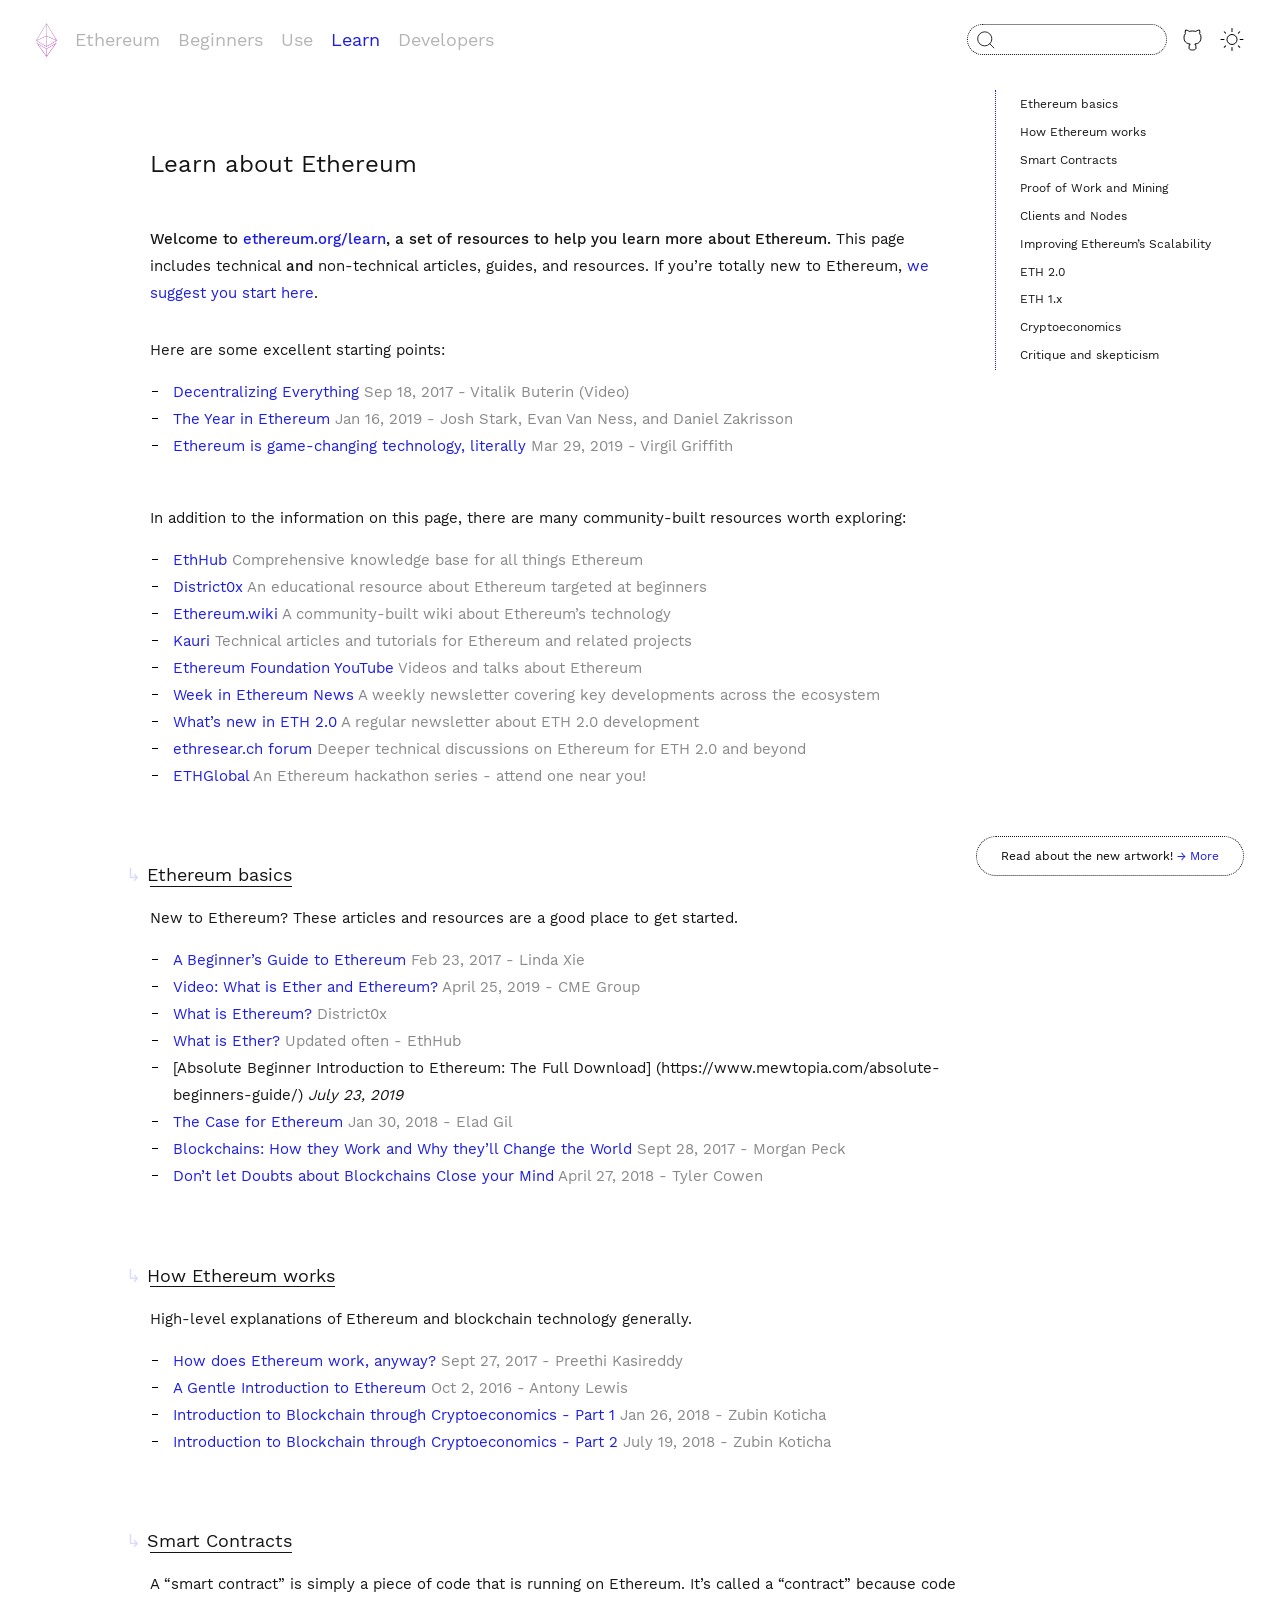
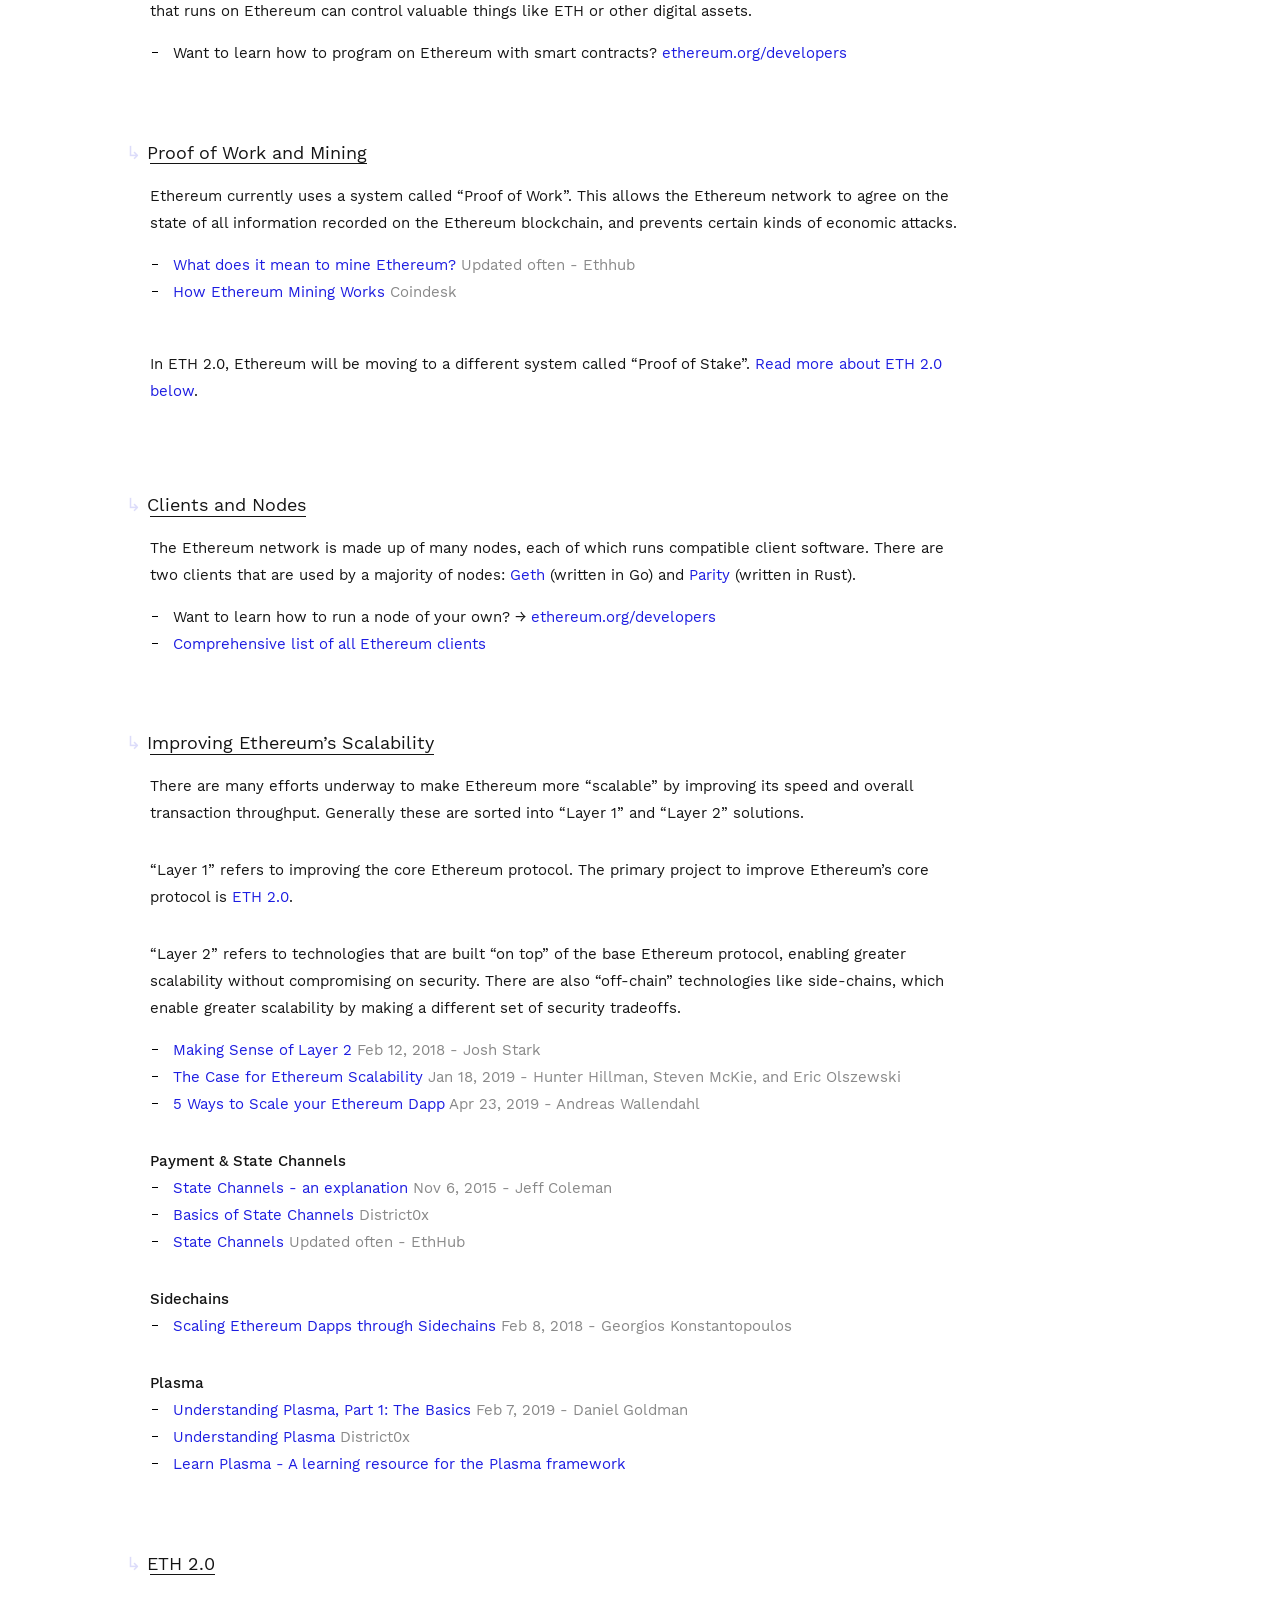
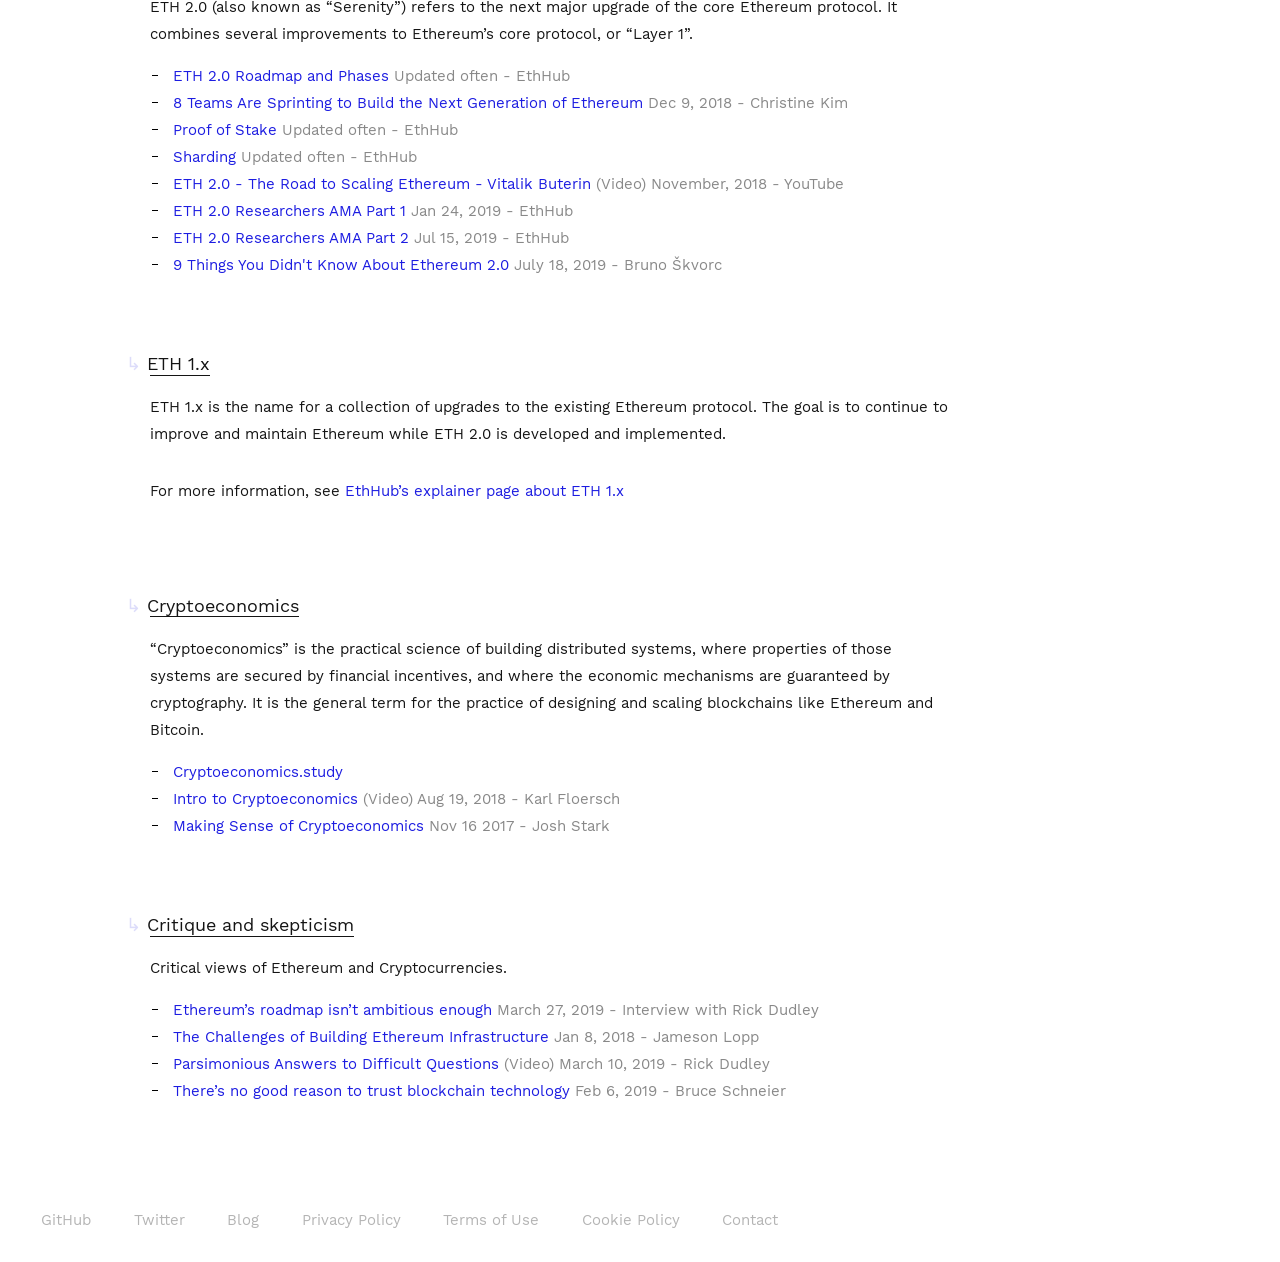
<file: learn/index.html>
<!DOCTYPE html>
<html lang="en-US">
  <head>
    <meta charset="utf-8">
    <meta name="viewport" content="width=device-width,initial-scale=1">
    <title>Learn | Ethereum</title>
    <meta name="description" content="Ethereum resources">
    <meta name="viewport" content="width=device-width,initial-scale=1,maximum-scale=1,maximum-scale=1">
  <link rel="icon" type="image/png" href="/favicon.png">
  <meta name="twitter:site" content="@Ethereum">
  <meta name="twitter:creator" content="@Ethereum">
  <meta property="og:type" content="website">
  <meta property="og:title" content="Ethereum">
  <meta property="og:site_name" content="ethereum.org">
  <meta property="og:description" content="Ethereum is a global, decentralized platform for money and new kinds of applications. On Ethereum, you can write code that controls money, and build applications accessible anywhere in the world.">
  <meta property="og:url" content="https://ethereum.org">
  <meta property="og:image" content="https://ethereum.org/assets/img/hero.bc77fa26.jpg">
    
    <link rel="preload" href="/assets/css/0.styles.08c10b03.css" as="style"><link rel="preload" href="/assets/js/app.35165516.js" as="script"><link rel="preload" href="/assets/js/2.c9c78bec.js" as="script"><link rel="preload" href="/assets/js/9.7d0b31f2.js" as="script"><link rel="prefetch" href="/assets/js/10.229bd6b8.js"><link rel="prefetch" href="/assets/js/11.da9baf4d.js"><link rel="prefetch" href="/assets/js/12.11da9d1b.js"><link rel="prefetch" href="/assets/js/13.de665fdb.js"><link rel="prefetch" href="/assets/js/3.2403fd28.js"><link rel="prefetch" href="/assets/js/4.be2b34cf.js"><link rel="prefetch" href="/assets/js/5.034a94a2.js"><link rel="prefetch" href="/assets/js/6.a00918c1.js"><link rel="prefetch" href="/assets/js/7.6b6fb184.js"><link rel="prefetch" href="/assets/js/8.26aa8255.js">
    <link rel="stylesheet" href="/assets/css/0.styles.08c10b03.css">
  </head>
  <body>
    <div id="app" data-server-rendered="true"><div id="wrapper" class="has-sidebar" data-v-98d27aac><header class="header-right flex" data-v-71d447c6 data-v-98d27aac><div class="flex" data-v-71d447c6><div class="sidebar-button" data-v-71d447c6><svg width="25px" height="20px" viewBox="0 0 25 20" xmlns="http://www.w3.org/2000/svg" aria-hidden="true" role="img" class="icon"><title>Hamburger menu button</title> <g transform="translate(-22.000000, -2.000000)"><g transform="translate(22.000000, 2.545974)"><path d="M24.7714844,0.5 L0,0.5"></path> <path d="M24.7714844,9.72701303 L0,9.72701303"></path> <path d="M24.7714844,18.9540261 L0,18.9540261"></path></g></g></svg> <a href="/" class="home-link router-link-active"><span class="site-name">Ethereum</span></a></div> <a href="/" class="router-link-active" data-v-71d447c6><img src="/assets/img/ethereum-logo-wireframe.8c2f2894.png" alt="Ethereum Logo" class="header-logo sm-hide" data-v-71d447c6></a> <nav class="nav-links sm-hide" data-v-71d447c6><ul class="nav-ul"><li class="nav-item"><a href="/" class="nav-link">Ethereum</a></li><li class="nav-item"><a href="/beginners/" class="nav-link">Beginners</a></li><li class="nav-item"><a href="/use/" class="nav-link">Use</a></li><li class="nav-item"><a href="/learn/" class="nav-link router-link-exact-active router-link-active">Learn</a></li><li class="nav-item"><a href="/developers/" class="nav-link">Developers</a></li></ul></nav></div> <div class="menu inline flex flex-center" data-v-71d447c6><div class="search-box" data-v-71d447c6><input aria-label="Search" autocomplete="off" spellcheck="false" value=""> <!----></div> <a href="https://github.com/ethereum/ethereum-org-website" target="_blank" title="Fork This Page (Github)" data-v-71d447c6><img alt="Github" src="/assets/img/icon-github.3720c649.svg" class="hide-dark" data-v-71d447c6> <img alt="Github" src="/assets/img/icon-github-white.e05d488b.svg" class="show-dark" data-v-71d447c6></a> <span class="pointer view-mode" data-v-71d447c6><img alt="Switch to Dark Mode" src="/assets/img/icon-sun.f0087fa4.svg" class="hide-dark" data-v-71d447c6> <img alt="Switch to Light Mode" src="/assets/img/icon-moon.0d522939.svg" class="show-dark" data-v-71d447c6></span></div></header> <!----> <main class="page" data-v-98d27aac><div class="content__default" data-v-98d27aac><h1 id="learn-about-ethereum"><a href="#learn-about-ethereum" aria-hidden="true" class="header-anchor">↳</a> Learn about Ethereum</h1> <p><strong>Welcome to <a href="/learn/" class="router-link-exact-active router-link-active">ethereum.org/learn</a>, a set of resources to help you learn more about Ethereum.</strong> This page includes technical <strong>and</strong> non-technical articles, guides, and resources. If you’re totally new to Ethereum, <a href="/beginners/">we suggest you start here</a>.</p> <p>Here are some excellent starting points:</p> <ul><li><a href="https://www.youtube.com/watch?v=WSN5BaCzsbo&amp;feature=youtu.be" target="_blank" rel="noopener noreferrer">Decentralizing Everything<svg xmlns="http://www.w3.org/2000/svg" aria-hidden="true" x="0px" y="0px" viewBox="0 0 100 100" width="15" height="15" class="icon outbound"><path fill="currentColor" d="M18.8,85.1h56l0,0c2.2,0,4-1.8,4-4v-32h-8v28h-48v-48h28v-8h-32l0,0c-2.2,0-4,1.8-4,4v56C14.8,83.3,16.6,85.1,18.8,85.1z"></path> <polygon fill="currentColor" points="45.7,48.7 51.3,54.3 77.2,28.5 77.2,37.2 85.2,37.2 85.2,14.9 62.8,14.9 62.8,22.9 71.5,22.9"></polygon></svg></a> <em>Sep 18, 2017 - Vitalik Buterin (Video)</em></li> <li><a href="https://medium.com/@jjmstark/the-year-in-ethereum-87a17d6f8276" target="_blank" rel="noopener noreferrer">The Year in Ethereum<svg xmlns="http://www.w3.org/2000/svg" aria-hidden="true" x="0px" y="0px" viewBox="0 0 100 100" width="15" height="15" class="icon outbound"><path fill="currentColor" d="M18.8,85.1h56l0,0c2.2,0,4-1.8,4-4v-32h-8v28h-48v-48h28v-8h-32l0,0c-2.2,0-4,1.8-4,4v56C14.8,83.3,16.6,85.1,18.8,85.1z"></path> <polygon fill="currentColor" points="45.7,48.7 51.3,54.3 77.2,28.5 77.2,37.2 85.2,37.2 85.2,14.9 62.8,14.9 62.8,22.9 71.5,22.9"></polygon></svg></a> <em>Jan 16, 2019 - Josh Stark, Evan Van Ness, and Daniel Zakrisson</em></li> <li><a href="https://medium.com/@virgilgr/ethereum-is-game-changing-technology-literally-d67e01a01cf8" target="_blank" rel="noopener noreferrer">Ethereum is game-changing technology, literally<svg xmlns="http://www.w3.org/2000/svg" aria-hidden="true" x="0px" y="0px" viewBox="0 0 100 100" width="15" height="15" class="icon outbound"><path fill="currentColor" d="M18.8,85.1h56l0,0c2.2,0,4-1.8,4-4v-32h-8v28h-48v-48h28v-8h-32l0,0c-2.2,0-4,1.8-4,4v56C14.8,83.3,16.6,85.1,18.8,85.1z"></path> <polygon fill="currentColor" points="45.7,48.7 51.3,54.3 77.2,28.5 77.2,37.2 85.2,37.2 85.2,14.9 62.8,14.9 62.8,22.9 71.5,22.9"></polygon></svg></a> <em>Mar 29, 2019 - Virgil Griffith</em></li></ul> <p>In addition to the information on this page, there are many community-built resources worth exploring:</p> <ul><li><a href="https://docs.ethhub.io" target="_blank" rel="noopener noreferrer">EthHub<svg xmlns="http://www.w3.org/2000/svg" aria-hidden="true" x="0px" y="0px" viewBox="0 0 100 100" width="15" height="15" class="icon outbound"><path fill="currentColor" d="M18.8,85.1h56l0,0c2.2,0,4-1.8,4-4v-32h-8v28h-48v-48h28v-8h-32l0,0c-2.2,0-4,1.8-4,4v56C14.8,83.3,16.6,85.1,18.8,85.1z"></path> <polygon fill="currentColor" points="45.7,48.7 51.3,54.3 77.2,28.5 77.2,37.2 85.2,37.2 85.2,14.9 62.8,14.9 62.8,22.9 71.5,22.9"></polygon></svg></a> <em>Comprehensive knowledge base for all things Ethereum</em></li> <li><a href="https://education.district0x.io/general-topics/understanding-ethereum/" target="_blank" rel="noopener noreferrer">District0x<svg xmlns="http://www.w3.org/2000/svg" aria-hidden="true" x="0px" y="0px" viewBox="0 0 100 100" width="15" height="15" class="icon outbound"><path fill="currentColor" d="M18.8,85.1h56l0,0c2.2,0,4-1.8,4-4v-32h-8v28h-48v-48h28v-8h-32l0,0c-2.2,0-4,1.8-4,4v56C14.8,83.3,16.6,85.1,18.8,85.1z"></path> <polygon fill="currentColor" points="45.7,48.7 51.3,54.3 77.2,28.5 77.2,37.2 85.2,37.2 85.2,14.9 62.8,14.9 62.8,22.9 71.5,22.9"></polygon></svg></a> <em>An educational resource about Ethereum targeted at beginners</em></li> <li><a href="https://ethereum.wiki" target="_blank" rel="noopener noreferrer">Ethereum.wiki<svg xmlns="http://www.w3.org/2000/svg" aria-hidden="true" x="0px" y="0px" viewBox="0 0 100 100" width="15" height="15" class="icon outbound"><path fill="currentColor" d="M18.8,85.1h56l0,0c2.2,0,4-1.8,4-4v-32h-8v28h-48v-48h28v-8h-32l0,0c-2.2,0-4,1.8-4,4v56C14.8,83.3,16.6,85.1,18.8,85.1z"></path> <polygon fill="currentColor" points="45.7,48.7 51.3,54.3 77.2,28.5 77.2,37.2 85.2,37.2 85.2,14.9 62.8,14.9 62.8,22.9 71.5,22.9"></polygon></svg></a> <em>A community-built wiki about Ethereum’s technology</em></li> <li><a href="https://kauri.io" target="_blank" rel="noopener noreferrer">Kauri<svg xmlns="http://www.w3.org/2000/svg" aria-hidden="true" x="0px" y="0px" viewBox="0 0 100 100" width="15" height="15" class="icon outbound"><path fill="currentColor" d="M18.8,85.1h56l0,0c2.2,0,4-1.8,4-4v-32h-8v28h-48v-48h28v-8h-32l0,0c-2.2,0-4,1.8-4,4v56C14.8,83.3,16.6,85.1,18.8,85.1z"></path> <polygon fill="currentColor" points="45.7,48.7 51.3,54.3 77.2,28.5 77.2,37.2 85.2,37.2 85.2,14.9 62.8,14.9 62.8,22.9 71.5,22.9"></polygon></svg></a> <em>Technical articles and tutorials for Ethereum and related projects</em></li> <li><a href="https://www.youtube.com/channel/UCNOfzGXD_C9YMYmnefmPH0g" target="_blank" rel="noopener noreferrer">Ethereum Foundation YouTube<svg xmlns="http://www.w3.org/2000/svg" aria-hidden="true" x="0px" y="0px" viewBox="0 0 100 100" width="15" height="15" class="icon outbound"><path fill="currentColor" d="M18.8,85.1h56l0,0c2.2,0,4-1.8,4-4v-32h-8v28h-48v-48h28v-8h-32l0,0c-2.2,0-4,1.8-4,4v56C14.8,83.3,16.6,85.1,18.8,85.1z"></path> <polygon fill="currentColor" points="45.7,48.7 51.3,54.3 77.2,28.5 77.2,37.2 85.2,37.2 85.2,14.9 62.8,14.9 62.8,22.9 71.5,22.9"></polygon></svg></a> <em>Videos and talks about Ethereum</em></li> <li><a href="https://weekinethereumnews.com/" target="_blank" rel="noopener noreferrer">Week in Ethereum News<svg xmlns="http://www.w3.org/2000/svg" aria-hidden="true" x="0px" y="0px" viewBox="0 0 100 100" width="15" height="15" class="icon outbound"><path fill="currentColor" d="M18.8,85.1h56l0,0c2.2,0,4-1.8,4-4v-32h-8v28h-48v-48h28v-8h-32l0,0c-2.2,0-4,1.8-4,4v56C14.8,83.3,16.6,85.1,18.8,85.1z"></path> <polygon fill="currentColor" points="45.7,48.7 51.3,54.3 77.2,28.5 77.2,37.2 85.2,37.2 85.2,14.9 62.8,14.9 62.8,22.9 71.5,22.9"></polygon></svg></a> <em>A weekly newsletter covering key developments across the ecosystem</em></li> <li><a href="https://notes.ethereum.org/c/Sk8Zs--CQ" target="_blank" rel="noopener noreferrer">What’s new in ETH 2.0<svg xmlns="http://www.w3.org/2000/svg" aria-hidden="true" x="0px" y="0px" viewBox="0 0 100 100" width="15" height="15" class="icon outbound"><path fill="currentColor" d="M18.8,85.1h56l0,0c2.2,0,4-1.8,4-4v-32h-8v28h-48v-48h28v-8h-32l0,0c-2.2,0-4,1.8-4,4v56C14.8,83.3,16.6,85.1,18.8,85.1z"></path> <polygon fill="currentColor" points="45.7,48.7 51.3,54.3 77.2,28.5 77.2,37.2 85.2,37.2 85.2,14.9 62.8,14.9 62.8,22.9 71.5,22.9"></polygon></svg></a> <em>A regular newsletter about ETH 2.0 development</em></li> <li><a href="https://ethresear.ch/" target="_blank" rel="noopener noreferrer">ethresear.ch forum<svg xmlns="http://www.w3.org/2000/svg" aria-hidden="true" x="0px" y="0px" viewBox="0 0 100 100" width="15" height="15" class="icon outbound"><path fill="currentColor" d="M18.8,85.1h56l0,0c2.2,0,4-1.8,4-4v-32h-8v28h-48v-48h28v-8h-32l0,0c-2.2,0-4,1.8-4,4v56C14.8,83.3,16.6,85.1,18.8,85.1z"></path> <polygon fill="currentColor" points="45.7,48.7 51.3,54.3 77.2,28.5 77.2,37.2 85.2,37.2 85.2,14.9 62.8,14.9 62.8,22.9 71.5,22.9"></polygon></svg></a> <em>Deeper technical discussions on Ethereum for ETH 2.0 and beyond</em></li> <li><a href="https://ethglobal.co" target="_blank" rel="noopener noreferrer">ETHGlobal<svg xmlns="http://www.w3.org/2000/svg" aria-hidden="true" x="0px" y="0px" viewBox="0 0 100 100" width="15" height="15" class="icon outbound"><path fill="currentColor" d="M18.8,85.1h56l0,0c2.2,0,4-1.8,4-4v-32h-8v28h-48v-48h28v-8h-32l0,0c-2.2,0-4,1.8-4,4v56C14.8,83.3,16.6,85.1,18.8,85.1z"></path> <polygon fill="currentColor" points="45.7,48.7 51.3,54.3 77.2,28.5 77.2,37.2 85.2,37.2 85.2,14.9 62.8,14.9 62.8,22.9 71.5,22.9"></polygon></svg></a> <em>An Ethereum hackathon series - attend one near you!</em></li></ul> <h2 id="ethereum-basics"><a href="#ethereum-basics" aria-hidden="true" class="header-anchor">↳</a> Ethereum basics</h2> <p>New to Ethereum? These articles and resources are a good place to get started.</p> <ul><li><a href="https://blog.coinbase.com/a-beginners-guide-to-ethereum-46dd486ceecf" target="_blank" rel="noopener noreferrer">A Beginner’s Guide to Ethereum<svg xmlns="http://www.w3.org/2000/svg" aria-hidden="true" x="0px" y="0px" viewBox="0 0 100 100" width="15" height="15" class="icon outbound"><path fill="currentColor" d="M18.8,85.1h56l0,0c2.2,0,4-1.8,4-4v-32h-8v28h-48v-48h28v-8h-32l0,0c-2.2,0-4,1.8-4,4v56C14.8,83.3,16.6,85.1,18.8,85.1z"></path> <polygon fill="currentColor" points="45.7,48.7 51.3,54.3 77.2,28.5 77.2,37.2 85.2,37.2 85.2,14.9 62.8,14.9 62.8,22.9 71.5,22.9"></polygon></svg></a> <em>Feb 23, 2017 - Linda Xie</em></li> <li><a href="https://www.youtube.com/watch?v=fjnovGRQrRE" target="_blank" rel="noopener noreferrer">Video: What is Ether and Ethereum?<svg xmlns="http://www.w3.org/2000/svg" aria-hidden="true" x="0px" y="0px" viewBox="0 0 100 100" width="15" height="15" class="icon outbound"><path fill="currentColor" d="M18.8,85.1h56l0,0c2.2,0,4-1.8,4-4v-32h-8v28h-48v-48h28v-8h-32l0,0c-2.2,0-4,1.8-4,4v56C14.8,83.3,16.6,85.1,18.8,85.1z"></path> <polygon fill="currentColor" points="45.7,48.7 51.3,54.3 77.2,28.5 77.2,37.2 85.2,37.2 85.2,14.9 62.8,14.9 62.8,22.9 71.5,22.9"></polygon></svg></a> <em>April 25, 2019 - CME Group</em></li> <li><a href="https://education.district0x.io/general-topics/understanding-ethereum/what-is-ethereum/" target="_blank" rel="noopener noreferrer">What is Ethereum?<svg xmlns="http://www.w3.org/2000/svg" aria-hidden="true" x="0px" y="0px" viewBox="0 0 100 100" width="15" height="15" class="icon outbound"><path fill="currentColor" d="M18.8,85.1h56l0,0c2.2,0,4-1.8,4-4v-32h-8v28h-48v-48h28v-8h-32l0,0c-2.2,0-4,1.8-4,4v56C14.8,83.3,16.6,85.1,18.8,85.1z"></path> <polygon fill="currentColor" points="45.7,48.7 51.3,54.3 77.2,28.5 77.2,37.2 85.2,37.2 85.2,14.9 62.8,14.9 62.8,22.9 71.5,22.9"></polygon></svg></a> <em>District0x</em></li> <li><a href="https://docs.ethhub.io/ethereum-basics/what-is-ether/" target="_blank" rel="noopener noreferrer">What is Ether?<svg xmlns="http://www.w3.org/2000/svg" aria-hidden="true" x="0px" y="0px" viewBox="0 0 100 100" width="15" height="15" class="icon outbound"><path fill="currentColor" d="M18.8,85.1h56l0,0c2.2,0,4-1.8,4-4v-32h-8v28h-48v-48h28v-8h-32l0,0c-2.2,0-4,1.8-4,4v56C14.8,83.3,16.6,85.1,18.8,85.1z"></path> <polygon fill="currentColor" points="45.7,48.7 51.3,54.3 77.2,28.5 77.2,37.2 85.2,37.2 85.2,14.9 62.8,14.9 62.8,22.9 71.5,22.9"></polygon></svg></a> <em>Updated often - EthHub</em></li> <li>[Absolute Beginner Introduction to Ethereum: The Full Download] (https://www.mewtopia.com/absolute-beginners-guide/) <em>July 23, 2019</em></li> <li><a href="http://blog.eladgil.com/2018/01/the-case-for-ethereum.html" target="_blank" rel="noopener noreferrer">The Case for Ethereum<svg xmlns="http://www.w3.org/2000/svg" aria-hidden="true" x="0px" y="0px" viewBox="0 0 100 100" width="15" height="15" class="icon outbound"><path fill="currentColor" d="M18.8,85.1h56l0,0c2.2,0,4-1.8,4-4v-32h-8v28h-48v-48h28v-8h-32l0,0c-2.2,0-4,1.8-4,4v56C14.8,83.3,16.6,85.1,18.8,85.1z"></path> <polygon fill="currentColor" points="45.7,48.7 51.3,54.3 77.2,28.5 77.2,37.2 85.2,37.2 85.2,14.9 62.8,14.9 62.8,22.9 71.5,22.9"></polygon></svg></a> <em>Jan 30, 2018 - Elad Gil</em></li> <li><a href="https://spectrum.ieee.org/computing/networks/blockchains-how-they-work-and-why-theyll-change-the-world" target="_blank" rel="noopener noreferrer">Blockchains: How they Work and Why they’ll Change the World<svg xmlns="http://www.w3.org/2000/svg" aria-hidden="true" x="0px" y="0px" viewBox="0 0 100 100" width="15" height="15" class="icon outbound"><path fill="currentColor" d="M18.8,85.1h56l0,0c2.2,0,4-1.8,4-4v-32h-8v28h-48v-48h28v-8h-32l0,0c-2.2,0-4,1.8-4,4v56C14.8,83.3,16.6,85.1,18.8,85.1z"></path> <polygon fill="currentColor" points="45.7,48.7 51.3,54.3 77.2,28.5 77.2,37.2 85.2,37.2 85.2,14.9 62.8,14.9 62.8,22.9 71.5,22.9"></polygon></svg></a> <em>Sept 28, 2017 - Morgan Peck</em></li> <li><a href="https://www.bloomberg.com/opinion/articles/2018-04-27/blockchains-warrant-skepticism-but-keep-an-open-mind" target="_blank" rel="noopener noreferrer">Don’t let Doubts about Blockchains Close your Mind<svg xmlns="http://www.w3.org/2000/svg" aria-hidden="true" x="0px" y="0px" viewBox="0 0 100 100" width="15" height="15" class="icon outbound"><path fill="currentColor" d="M18.8,85.1h56l0,0c2.2,0,4-1.8,4-4v-32h-8v28h-48v-48h28v-8h-32l0,0c-2.2,0-4,1.8-4,4v56C14.8,83.3,16.6,85.1,18.8,85.1z"></path> <polygon fill="currentColor" points="45.7,48.7 51.3,54.3 77.2,28.5 77.2,37.2 85.2,37.2 85.2,14.9 62.8,14.9 62.8,22.9 71.5,22.9"></polygon></svg></a> <em>April 27, 2018 - Tyler Cowen</em></li></ul> <h2 id="how-ethereum-works"><a href="#how-ethereum-works" aria-hidden="true" class="header-anchor">↳</a> How Ethereum works</h2> <p>High-level explanations of Ethereum and blockchain technology generally.</p> <ul><li><a href="https://medium.com/@preethikasireddy/how-does-ethereum-work-anyway-22d1df506369" target="_blank" rel="noopener noreferrer">How does Ethereum work, anyway?<svg xmlns="http://www.w3.org/2000/svg" aria-hidden="true" x="0px" y="0px" viewBox="0 0 100 100" width="15" height="15" class="icon outbound"><path fill="currentColor" d="M18.8,85.1h56l0,0c2.2,0,4-1.8,4-4v-32h-8v28h-48v-48h28v-8h-32l0,0c-2.2,0-4,1.8-4,4v56C14.8,83.3,16.6,85.1,18.8,85.1z"></path> <polygon fill="currentColor" points="45.7,48.7 51.3,54.3 77.2,28.5 77.2,37.2 85.2,37.2 85.2,14.9 62.8,14.9 62.8,22.9 71.5,22.9"></polygon></svg></a> <em>Sept 27, 2017 - Preethi Kasireddy</em></li> <li><a href="https://bitsonblocks.net/2016/10/02/gentle-introduction-ethereum/" target="_blank" rel="noopener noreferrer">A Gentle Introduction to Ethereum<svg xmlns="http://www.w3.org/2000/svg" aria-hidden="true" x="0px" y="0px" viewBox="0 0 100 100" width="15" height="15" class="icon outbound"><path fill="currentColor" d="M18.8,85.1h56l0,0c2.2,0,4-1.8,4-4v-32h-8v28h-48v-48h28v-8h-32l0,0c-2.2,0-4,1.8-4,4v56C14.8,83.3,16.6,85.1,18.8,85.1z"></path> <polygon fill="currentColor" points="45.7,48.7 51.3,54.3 77.2,28.5 77.2,37.2 85.2,37.2 85.2,14.9 62.8,14.9 62.8,22.9 71.5,22.9"></polygon></svg></a> <em>Oct 2, 2016 - Antony Lewis</em></li> <li><a href="https://blockchainatberkeley.blog/introduction-to-blockchain-through-cryptoeconomics-part-1-bitcoin-369f245067f9" target="_blank" rel="noopener noreferrer">Introduction to Blockchain through Cryptoeconomics - Part 1<svg xmlns="http://www.w3.org/2000/svg" aria-hidden="true" x="0px" y="0px" viewBox="0 0 100 100" width="15" height="15" class="icon outbound"><path fill="currentColor" d="M18.8,85.1h56l0,0c2.2,0,4-1.8,4-4v-32h-8v28h-48v-48h28v-8h-32l0,0c-2.2,0-4,1.8-4,4v56C14.8,83.3,16.6,85.1,18.8,85.1z"></path> <polygon fill="currentColor" points="45.7,48.7 51.3,54.3 77.2,28.5 77.2,37.2 85.2,37.2 85.2,14.9 62.8,14.9 62.8,22.9 71.5,22.9"></polygon></svg></a> <em>Jan 26, 2018 - Zubin Koticha</em></li> <li><a href="https://medium.com/mechanism-labs/introduction-to-bitcoin-through-cryptoeconomics-part-2-proof-of-work-and-nakamoto-consensus-1252f6a6c012" target="_blank" rel="noopener noreferrer">Introduction to Blockchain through Cryptoeconomics - Part 2<svg xmlns="http://www.w3.org/2000/svg" aria-hidden="true" x="0px" y="0px" viewBox="0 0 100 100" width="15" height="15" class="icon outbound"><path fill="currentColor" d="M18.8,85.1h56l0,0c2.2,0,4-1.8,4-4v-32h-8v28h-48v-48h28v-8h-32l0,0c-2.2,0-4,1.8-4,4v56C14.8,83.3,16.6,85.1,18.8,85.1z"></path> <polygon fill="currentColor" points="45.7,48.7 51.3,54.3 77.2,28.5 77.2,37.2 85.2,37.2 85.2,14.9 62.8,14.9 62.8,22.9 71.5,22.9"></polygon></svg></a> <em>July 19, 2018 - Zubin Koticha</em></li></ul> <h2 id="smart-contracts"><a href="#smart-contracts" aria-hidden="true" class="header-anchor">↳</a> Smart Contracts</h2> <p>A “smart contract” is simply a piece of code that is running on Ethereum. It’s called a “contract” because code that runs on Ethereum can control valuable things like ETH or other digital assets.</p> <ul><li>Want to learn how to program on Ethereum with smart contracts? <a href="/developers/">ethereum.org/developers</a></li></ul> <h2 id="proof-of-work-and-mining"><a href="#proof-of-work-and-mining" aria-hidden="true" class="header-anchor">↳</a> Proof of Work and Mining</h2> <p>Ethereum currently uses a system called “Proof of Work”. This allows the Ethereum network to agree on the state of all information recorded on the Ethereum blockchain, and prevents certain kinds of economic attacks.</p> <ul><li><a href="https://docs.ethhub.io/using-ethereum/mining/" target="_blank" rel="noopener noreferrer">What does it mean to mine Ethereum?<svg xmlns="http://www.w3.org/2000/svg" aria-hidden="true" x="0px" y="0px" viewBox="0 0 100 100" width="15" height="15" class="icon outbound"><path fill="currentColor" d="M18.8,85.1h56l0,0c2.2,0,4-1.8,4-4v-32h-8v28h-48v-48h28v-8h-32l0,0c-2.2,0-4,1.8-4,4v56C14.8,83.3,16.6,85.1,18.8,85.1z"></path> <polygon fill="currentColor" points="45.7,48.7 51.3,54.3 77.2,28.5 77.2,37.2 85.2,37.2 85.2,14.9 62.8,14.9 62.8,22.9 71.5,22.9"></polygon></svg></a> <em>Updated often - Ethhub</em></li> <li><a href="https://www.coindesk.com/information/ethereum-mining-works" target="_blank" rel="noopener noreferrer">How Ethereum Mining Works<svg xmlns="http://www.w3.org/2000/svg" aria-hidden="true" x="0px" y="0px" viewBox="0 0 100 100" width="15" height="15" class="icon outbound"><path fill="currentColor" d="M18.8,85.1h56l0,0c2.2,0,4-1.8,4-4v-32h-8v28h-48v-48h28v-8h-32l0,0c-2.2,0-4,1.8-4,4v56C14.8,83.3,16.6,85.1,18.8,85.1z"></path> <polygon fill="currentColor" points="45.7,48.7 51.3,54.3 77.2,28.5 77.2,37.2 85.2,37.2 85.2,14.9 62.8,14.9 62.8,22.9 71.5,22.9"></polygon></svg></a> <em>Coindesk</em></li></ul> <p>In ETH 2.0, Ethereum will be moving to a different system called “Proof of Stake”. <a href="/learn/#eth-2-0">Read more about ETH 2.0 below</a>.</p> <h2 id="clients-and-nodes"><a href="#clients-and-nodes" aria-hidden="true" class="header-anchor">↳</a> Clients and Nodes</h2> <p>The Ethereum network is made up of many nodes, each of which runs compatible client software. There are two clients that are used by a majority of nodes: <a href="https://geth.ethereum.org/" target="_blank" rel="noopener noreferrer">Geth<svg xmlns="http://www.w3.org/2000/svg" aria-hidden="true" x="0px" y="0px" viewBox="0 0 100 100" width="15" height="15" class="icon outbound"><path fill="currentColor" d="M18.8,85.1h56l0,0c2.2,0,4-1.8,4-4v-32h-8v28h-48v-48h28v-8h-32l0,0c-2.2,0-4,1.8-4,4v56C14.8,83.3,16.6,85.1,18.8,85.1z"></path> <polygon fill="currentColor" points="45.7,48.7 51.3,54.3 77.2,28.5 77.2,37.2 85.2,37.2 85.2,14.9 62.8,14.9 62.8,22.9 71.5,22.9"></polygon></svg></a> (written in Go) and <a href="https://www.parity.io/ethereum/" target="_blank" rel="noopener noreferrer">Parity<svg xmlns="http://www.w3.org/2000/svg" aria-hidden="true" x="0px" y="0px" viewBox="0 0 100 100" width="15" height="15" class="icon outbound"><path fill="currentColor" d="M18.8,85.1h56l0,0c2.2,0,4-1.8,4-4v-32h-8v28h-48v-48h28v-8h-32l0,0c-2.2,0-4,1.8-4,4v56C14.8,83.3,16.6,85.1,18.8,85.1z"></path> <polygon fill="currentColor" points="45.7,48.7 51.3,54.3 77.2,28.5 77.2,37.2 85.2,37.2 85.2,14.9 62.8,14.9 62.8,22.9 71.5,22.9"></polygon></svg></a> (written in Rust).</p> <ul><li>Want to learn how to run a node of your own? → <a href="/developers/#clients-running-your-own-node">ethereum.org/developers</a></li> <li><a href="https://github.com/ConsenSys/ethereum-developer-tools-list#ethereum-clients" target="_blank" rel="noopener noreferrer">Comprehensive list of all Ethereum clients<svg xmlns="http://www.w3.org/2000/svg" aria-hidden="true" x="0px" y="0px" viewBox="0 0 100 100" width="15" height="15" class="icon outbound"><path fill="currentColor" d="M18.8,85.1h56l0,0c2.2,0,4-1.8,4-4v-32h-8v28h-48v-48h28v-8h-32l0,0c-2.2,0-4,1.8-4,4v56C14.8,83.3,16.6,85.1,18.8,85.1z"></path> <polygon fill="currentColor" points="45.7,48.7 51.3,54.3 77.2,28.5 77.2,37.2 85.2,37.2 85.2,14.9 62.8,14.9 62.8,22.9 71.5,22.9"></polygon></svg></a></li></ul> <h2 id="improving-ethereum’s-scalability"><a href="#improving-ethereum’s-scalability" aria-hidden="true" class="header-anchor">↳</a> Improving Ethereum’s Scalability</h2> <p>There are many efforts underway to make Ethereum more “scalable” by improving its speed and overall transaction throughput. Generally these are sorted into “Layer 1” and “Layer 2” solutions.</p> <p>“Layer 1” refers to improving the core Ethereum protocol. The primary project to improve Ethereum’s core protocol is <a href="/learn/#eth-2-0">ETH 2.0</a>.</p> <p>“Layer 2” refers to technologies that are built “on top” of the base Ethereum protocol, enabling greater scalability without compromising on security. There are also “off-chain” technologies like side-chains, which enable greater scalability by making a different set of security tradeoffs.</p> <ul><li><a href="https://medium.com/l4-media/making-sense-of-ethereums-layer-2-scaling-solutions-state-channels-plasma-and-truebit-22cb40dcc2f4" target="_blank" rel="noopener noreferrer">Making Sense of Layer 2<svg xmlns="http://www.w3.org/2000/svg" aria-hidden="true" x="0px" y="0px" viewBox="0 0 100 100" width="15" height="15" class="icon outbound"><path fill="currentColor" d="M18.8,85.1h56l0,0c2.2,0,4-1.8,4-4v-32h-8v28h-48v-48h28v-8h-32l0,0c-2.2,0-4,1.8-4,4v56C14.8,83.3,16.6,85.1,18.8,85.1z"></path> <polygon fill="currentColor" points="45.7,48.7 51.3,54.3 77.2,28.5 77.2,37.2 85.2,37.2 85.2,14.9 62.8,14.9 62.8,22.9 71.5,22.9"></polygon></svg></a> <em>Feb 12, 2018 - Josh Stark</em></li> <li><a href="https://medium.com/connext/the-case-for-ethereum-scalability-d2a8035f880f" target="_blank" rel="noopener noreferrer">The Case for Ethereum Scalability<svg xmlns="http://www.w3.org/2000/svg" aria-hidden="true" x="0px" y="0px" viewBox="0 0 100 100" width="15" height="15" class="icon outbound"><path fill="currentColor" d="M18.8,85.1h56l0,0c2.2,0,4-1.8,4-4v-32h-8v28h-48v-48h28v-8h-32l0,0c-2.2,0-4,1.8-4,4v56C14.8,83.3,16.6,85.1,18.8,85.1z"></path> <polygon fill="currentColor" points="45.7,48.7 51.3,54.3 77.2,28.5 77.2,37.2 85.2,37.2 85.2,14.9 62.8,14.9 62.8,22.9 71.5,22.9"></polygon></svg></a> <em>Jan 18, 2019 - Hunter Hillman, Steven McKie, and Eric Olszewski</em></li> <li><a href="https://kauri.io/article/7ccaaa2fe7f344d5bf53807cb5c01530" target="_blank" rel="noopener noreferrer">5 Ways to Scale your Ethereum Dapp<svg xmlns="http://www.w3.org/2000/svg" aria-hidden="true" x="0px" y="0px" viewBox="0 0 100 100" width="15" height="15" class="icon outbound"><path fill="currentColor" d="M18.8,85.1h56l0,0c2.2,0,4-1.8,4-4v-32h-8v28h-48v-48h28v-8h-32l0,0c-2.2,0-4,1.8-4,4v56C14.8,83.3,16.6,85.1,18.8,85.1z"></path> <polygon fill="currentColor" points="45.7,48.7 51.3,54.3 77.2,28.5 77.2,37.2 85.2,37.2 85.2,14.9 62.8,14.9 62.8,22.9 71.5,22.9"></polygon></svg></a> <em>Apr 23, 2019 - Andreas Wallendahl</em></li></ul> <h3 id="payment-state-channels"><a href="#payment-state-channels" aria-hidden="true" class="header-anchor">↳</a> Payment &amp; State Channels</h3> <ul><li><a href="https://www.jeffcoleman.ca/state-channels/" target="_blank" rel="noopener noreferrer">State Channels - an explanation<svg xmlns="http://www.w3.org/2000/svg" aria-hidden="true" x="0px" y="0px" viewBox="0 0 100 100" width="15" height="15" class="icon outbound"><path fill="currentColor" d="M18.8,85.1h56l0,0c2.2,0,4-1.8,4-4v-32h-8v28h-48v-48h28v-8h-32l0,0c-2.2,0-4,1.8-4,4v56C14.8,83.3,16.6,85.1,18.8,85.1z"></path> <polygon fill="currentColor" points="45.7,48.7 51.3,54.3 77.2,28.5 77.2,37.2 85.2,37.2 85.2,14.9 62.8,14.9 62.8,22.9 71.5,22.9"></polygon></svg></a> <em>Nov 6, 2015 - Jeff Coleman</em></li> <li><a href="https://education.district0x.io/general-topics/understanding-ethereum/basics-state-channels/" target="_blank" rel="noopener noreferrer">Basics of State Channels<svg xmlns="http://www.w3.org/2000/svg" aria-hidden="true" x="0px" y="0px" viewBox="0 0 100 100" width="15" height="15" class="icon outbound"><path fill="currentColor" d="M18.8,85.1h56l0,0c2.2,0,4-1.8,4-4v-32h-8v28h-48v-48h28v-8h-32l0,0c-2.2,0-4,1.8-4,4v56C14.8,83.3,16.6,85.1,18.8,85.1z"></path> <polygon fill="currentColor" points="45.7,48.7 51.3,54.3 77.2,28.5 77.2,37.2 85.2,37.2 85.2,14.9 62.8,14.9 62.8,22.9 71.5,22.9"></polygon></svg></a> <em>District0x</em></li> <li><a href="https://docs.ethhub.io/ethereum-roadmap/layer-2-scaling/state-channels/" target="_blank" rel="noopener noreferrer">State Channels<svg xmlns="http://www.w3.org/2000/svg" aria-hidden="true" x="0px" y="0px" viewBox="0 0 100 100" width="15" height="15" class="icon outbound"><path fill="currentColor" d="M18.8,85.1h56l0,0c2.2,0,4-1.8,4-4v-32h-8v28h-48v-48h28v-8h-32l0,0c-2.2,0-4,1.8-4,4v56C14.8,83.3,16.6,85.1,18.8,85.1z"></path> <polygon fill="currentColor" points="45.7,48.7 51.3,54.3 77.2,28.5 77.2,37.2 85.2,37.2 85.2,14.9 62.8,14.9 62.8,22.9 71.5,22.9"></polygon></svg></a> <em>Updated often - EthHub</em></li></ul> <h3 id="sidechains"><a href="#sidechains" aria-hidden="true" class="header-anchor">↳</a> Sidechains</h3> <ul><li><a href="https://medium.com/loom-network/dappchains-scaling-ethereum-dapps-through-sidechains-f99e51fff447" target="_blank" rel="noopener noreferrer">Scaling Ethereum Dapps through Sidechains<svg xmlns="http://www.w3.org/2000/svg" aria-hidden="true" x="0px" y="0px" viewBox="0 0 100 100" width="15" height="15" class="icon outbound"><path fill="currentColor" d="M18.8,85.1h56l0,0c2.2,0,4-1.8,4-4v-32h-8v28h-48v-48h28v-8h-32l0,0c-2.2,0-4,1.8-4,4v56C14.8,83.3,16.6,85.1,18.8,85.1z"></path> <polygon fill="currentColor" points="45.7,48.7 51.3,54.3 77.2,28.5 77.2,37.2 85.2,37.2 85.2,14.9 62.8,14.9 62.8,22.9 71.5,22.9"></polygon></svg></a> <em>Feb 8, 2018 - Georgios Konstantopoulos</em></li></ul> <h3 id="plasma"><a href="#plasma" aria-hidden="true" class="header-anchor">↳</a> Plasma</h3> <ul><li><a href="https://www.theblockcrypto.com/2019/02/07/understanding-plasma-part-1-the-basics/" target="_blank" rel="noopener noreferrer">Understanding Plasma, Part 1: The Basics<svg xmlns="http://www.w3.org/2000/svg" aria-hidden="true" x="0px" y="0px" viewBox="0 0 100 100" width="15" height="15" class="icon outbound"><path fill="currentColor" d="M18.8,85.1h56l0,0c2.2,0,4-1.8,4-4v-32h-8v28h-48v-48h28v-8h-32l0,0c-2.2,0-4,1.8-4,4v56C14.8,83.3,16.6,85.1,18.8,85.1z"></path> <polygon fill="currentColor" points="45.7,48.7 51.3,54.3 77.2,28.5 77.2,37.2 85.2,37.2 85.2,14.9 62.8,14.9 62.8,22.9 71.5,22.9"></polygon></svg></a> <em>Feb 7, 2019 - Daniel Goldman</em></li> <li><a href="https://education.district0x.io/general-topics/understanding-ethereum/understanding-plasma/" target="_blank" rel="noopener noreferrer">Understanding Plasma<svg xmlns="http://www.w3.org/2000/svg" aria-hidden="true" x="0px" y="0px" viewBox="0 0 100 100" width="15" height="15" class="icon outbound"><path fill="currentColor" d="M18.8,85.1h56l0,0c2.2,0,4-1.8,4-4v-32h-8v28h-48v-48h28v-8h-32l0,0c-2.2,0-4,1.8-4,4v56C14.8,83.3,16.6,85.1,18.8,85.1z"></path> <polygon fill="currentColor" points="45.7,48.7 51.3,54.3 77.2,28.5 77.2,37.2 85.2,37.2 85.2,14.9 62.8,14.9 62.8,22.9 71.5,22.9"></polygon></svg></a> <em>District0x</em></li> <li><a href="https://www.learnplasma.org/en/" target="_blank" rel="noopener noreferrer">Learn Plasma - A learning resource for the Plasma framework<svg xmlns="http://www.w3.org/2000/svg" aria-hidden="true" x="0px" y="0px" viewBox="0 0 100 100" width="15" height="15" class="icon outbound"><path fill="currentColor" d="M18.8,85.1h56l0,0c2.2,0,4-1.8,4-4v-32h-8v28h-48v-48h28v-8h-32l0,0c-2.2,0-4,1.8-4,4v56C14.8,83.3,16.6,85.1,18.8,85.1z"></path> <polygon fill="currentColor" points="45.7,48.7 51.3,54.3 77.2,28.5 77.2,37.2 85.2,37.2 85.2,14.9 62.8,14.9 62.8,22.9 71.5,22.9"></polygon></svg></a></li></ul> <h2 id="eth-2-0"><a href="#eth-2-0" aria-hidden="true" class="header-anchor">↳</a> ETH 2.0</h2> <p>ETH 2.0 (also known as “Serenity”) refers to the next major upgrade of the core Ethereum protocol. It combines several improvements to Ethereum’s core protocol, or “Layer 1”.</p> <ul><li><a href="https://docs.ethhub.io/ethereum-roadmap/ethereum-2.0/eth-2.0-phases/" target="_blank" rel="noopener noreferrer">ETH 2.0 Roadmap and Phases<svg xmlns="http://www.w3.org/2000/svg" aria-hidden="true" x="0px" y="0px" viewBox="0 0 100 100" width="15" height="15" class="icon outbound"><path fill="currentColor" d="M18.8,85.1h56l0,0c2.2,0,4-1.8,4-4v-32h-8v28h-48v-48h28v-8h-32l0,0c-2.2,0-4,1.8-4,4v56C14.8,83.3,16.6,85.1,18.8,85.1z"></path> <polygon fill="currentColor" points="45.7,48.7 51.3,54.3 77.2,28.5 77.2,37.2 85.2,37.2 85.2,14.9 62.8,14.9 62.8,22.9 71.5,22.9"></polygon></svg></a> <em>Updated often - EthHub</em></li> <li><a href="https://www.coindesk.com/next-gen-buidlers-the-8-teams-working-on-ethereum-2-0" target="_blank" rel="noopener noreferrer">8 Teams Are Sprinting to Build the Next Generation of Ethereum<svg xmlns="http://www.w3.org/2000/svg" aria-hidden="true" x="0px" y="0px" viewBox="0 0 100 100" width="15" height="15" class="icon outbound"><path fill="currentColor" d="M18.8,85.1h56l0,0c2.2,0,4-1.8,4-4v-32h-8v28h-48v-48h28v-8h-32l0,0c-2.2,0-4,1.8-4,4v56C14.8,83.3,16.6,85.1,18.8,85.1z"></path> <polygon fill="currentColor" points="45.7,48.7 51.3,54.3 77.2,28.5 77.2,37.2 85.2,37.2 85.2,14.9 62.8,14.9 62.8,22.9 71.5,22.9"></polygon></svg></a> <em>Dec 9, 2018 - Christine Kim</em></li> <li><a href="https://docs.ethhub.io/ethereum-roadmap/ethereum-2.0/proof-of-stake/" target="_blank" rel="noopener noreferrer">Proof of Stake<svg xmlns="http://www.w3.org/2000/svg" aria-hidden="true" x="0px" y="0px" viewBox="0 0 100 100" width="15" height="15" class="icon outbound"><path fill="currentColor" d="M18.8,85.1h56l0,0c2.2,0,4-1.8,4-4v-32h-8v28h-48v-48h28v-8h-32l0,0c-2.2,0-4,1.8-4,4v56C14.8,83.3,16.6,85.1,18.8,85.1z"></path> <polygon fill="currentColor" points="45.7,48.7 51.3,54.3 77.2,28.5 77.2,37.2 85.2,37.2 85.2,14.9 62.8,14.9 62.8,22.9 71.5,22.9"></polygon></svg></a> <em>Updated often - EthHub</em></li> <li><a href="https://docs.ethhub.io/ethereum-roadmap/ethereum-2.0/sharding/" target="_blank" rel="noopener noreferrer">Sharding<svg xmlns="http://www.w3.org/2000/svg" aria-hidden="true" x="0px" y="0px" viewBox="0 0 100 100" width="15" height="15" class="icon outbound"><path fill="currentColor" d="M18.8,85.1h56l0,0c2.2,0,4-1.8,4-4v-32h-8v28h-48v-48h28v-8h-32l0,0c-2.2,0-4,1.8-4,4v56C14.8,83.3,16.6,85.1,18.8,85.1z"></path> <polygon fill="currentColor" points="45.7,48.7 51.3,54.3 77.2,28.5 77.2,37.2 85.2,37.2 85.2,14.9 62.8,14.9 62.8,22.9 71.5,22.9"></polygon></svg></a> <em>Updated often - EthHub</em></li> <li><a href="https://youtu.be/kCVpDrlVesA" target="_blank" rel="noopener noreferrer">ETH 2.0 - The Road to Scaling Ethereum - Vitalik Buterin<svg xmlns="http://www.w3.org/2000/svg" aria-hidden="true" x="0px" y="0px" viewBox="0 0 100 100" width="15" height="15" class="icon outbound"><path fill="currentColor" d="M18.8,85.1h56l0,0c2.2,0,4-1.8,4-4v-32h-8v28h-48v-48h28v-8h-32l0,0c-2.2,0-4,1.8-4,4v56C14.8,83.3,16.6,85.1,18.8,85.1z"></path> <polygon fill="currentColor" points="45.7,48.7 51.3,54.3 77.2,28.5 77.2,37.2 85.2,37.2 85.2,14.9 62.8,14.9 62.8,22.9 71.5,22.9"></polygon></svg></a> <em>(Video) November, 2018 - YouTube</em></li> <li><a href="https://docs.ethhub.io/other/ethereum-2.0-ama/#part-1" target="_blank" rel="noopener noreferrer">ETH 2.0 Researchers AMA Part 1<svg xmlns="http://www.w3.org/2000/svg" aria-hidden="true" x="0px" y="0px" viewBox="0 0 100 100" width="15" height="15" class="icon outbound"><path fill="currentColor" d="M18.8,85.1h56l0,0c2.2,0,4-1.8,4-4v-32h-8v28h-48v-48h28v-8h-32l0,0c-2.2,0-4,1.8-4,4v56C14.8,83.3,16.6,85.1,18.8,85.1z"></path> <polygon fill="currentColor" points="45.7,48.7 51.3,54.3 77.2,28.5 77.2,37.2 85.2,37.2 85.2,14.9 62.8,14.9 62.8,22.9 71.5,22.9"></polygon></svg></a> <em>Jan 24, 2019 - EthHub</em></li> <li><a href="https://docs.ethhub.io/other/ethereum-2.0-ama/#part-2" target="_blank" rel="noopener noreferrer">ETH 2.0 Researchers AMA Part 2<svg xmlns="http://www.w3.org/2000/svg" aria-hidden="true" x="0px" y="0px" viewBox="0 0 100 100" width="15" height="15" class="icon outbound"><path fill="currentColor" d="M18.8,85.1h56l0,0c2.2,0,4-1.8,4-4v-32h-8v28h-48v-48h28v-8h-32l0,0c-2.2,0-4,1.8-4,4v56C14.8,83.3,16.6,85.1,18.8,85.1z"></path> <polygon fill="currentColor" points="45.7,48.7 51.3,54.3 77.2,28.5 77.2,37.2 85.2,37.2 85.2,14.9 62.8,14.9 62.8,22.9 71.5,22.9"></polygon></svg></a> <em>Jul 15, 2019 - EthHub</em></li> <li><a href="https://our.status.im/9-things-you-didnt-know-about-ethereum-2-0/" target="_blank" rel="noopener noreferrer">9 Things You Didn't Know About Ethereum 2.0<svg xmlns="http://www.w3.org/2000/svg" aria-hidden="true" x="0px" y="0px" viewBox="0 0 100 100" width="15" height="15" class="icon outbound"><path fill="currentColor" d="M18.8,85.1h56l0,0c2.2,0,4-1.8,4-4v-32h-8v28h-48v-48h28v-8h-32l0,0c-2.2,0-4,1.8-4,4v56C14.8,83.3,16.6,85.1,18.8,85.1z"></path> <polygon fill="currentColor" points="45.7,48.7 51.3,54.3 77.2,28.5 77.2,37.2 85.2,37.2 85.2,14.9 62.8,14.9 62.8,22.9 71.5,22.9"></polygon></svg></a> <em>July 18, 2019 - Bruno Škvorc</em></li></ul> <h2 id="eth-1-x"><a href="#eth-1-x" aria-hidden="true" class="header-anchor">↳</a> ETH 1.x</h2> <p>ETH 1.x is the name for a collection of upgrades to the existing Ethereum protocol. The goal is to continue to improve and maintain Ethereum while ETH 2.0 is developed and implemented.</p> <p>For more information, see <a href="https://docs.ethhub.io/ethereum-roadmap/ethereum-1.x/" target="_blank" rel="noopener noreferrer">EthHub’s explainer page about ETH 1.x<svg xmlns="http://www.w3.org/2000/svg" aria-hidden="true" x="0px" y="0px" viewBox="0 0 100 100" width="15" height="15" class="icon outbound"><path fill="currentColor" d="M18.8,85.1h56l0,0c2.2,0,4-1.8,4-4v-32h-8v28h-48v-48h28v-8h-32l0,0c-2.2,0-4,1.8-4,4v56C14.8,83.3,16.6,85.1,18.8,85.1z"></path> <polygon fill="currentColor" points="45.7,48.7 51.3,54.3 77.2,28.5 77.2,37.2 85.2,37.2 85.2,14.9 62.8,14.9 62.8,22.9 71.5,22.9"></polygon></svg></a></p> <h2 id="cryptoeconomics"><a href="#cryptoeconomics" aria-hidden="true" class="header-anchor">↳</a> Cryptoeconomics</h2> <p>“Cryptoeconomics” is the practical science of building distributed systems, where properties of those systems are secured by financial incentives, and where the economic mechanisms are guaranteed by cryptography. It is the general term for the practice of designing and scaling blockchains like Ethereum and Bitcoin.</p> <ul><li><a href="https://cryptoeconomics.study/" target="_blank" rel="noopener noreferrer">Cryptoeconomics.study<svg xmlns="http://www.w3.org/2000/svg" aria-hidden="true" x="0px" y="0px" viewBox="0 0 100 100" width="15" height="15" class="icon outbound"><path fill="currentColor" d="M18.8,85.1h56l0,0c2.2,0,4-1.8,4-4v-32h-8v28h-48v-48h28v-8h-32l0,0c-2.2,0-4,1.8-4,4v56C14.8,83.3,16.6,85.1,18.8,85.1z"></path> <polygon fill="currentColor" points="45.7,48.7 51.3,54.3 77.2,28.5 77.2,37.2 85.2,37.2 85.2,14.9 62.8,14.9 62.8,22.9 71.5,22.9"></polygon></svg></a></li> <li><a href="https://www.youtube.com/watch?v=F0FCI8GxO5I" target="_blank" rel="noopener noreferrer">Intro to Cryptoeconomics<svg xmlns="http://www.w3.org/2000/svg" aria-hidden="true" x="0px" y="0px" viewBox="0 0 100 100" width="15" height="15" class="icon outbound"><path fill="currentColor" d="M18.8,85.1h56l0,0c2.2,0,4-1.8,4-4v-32h-8v28h-48v-48h28v-8h-32l0,0c-2.2,0-4,1.8-4,4v56C14.8,83.3,16.6,85.1,18.8,85.1z"></path> <polygon fill="currentColor" points="45.7,48.7 51.3,54.3 77.2,28.5 77.2,37.2 85.2,37.2 85.2,14.9 62.8,14.9 62.8,22.9 71.5,22.9"></polygon></svg></a> <em>(Video) Aug 19, 2018 - Karl Floersch</em></li> <li><a href="https://medium.com/l4-media/making-sense-of-cryptoeconomics-5edea77e4e8d" target="_blank" rel="noopener noreferrer">Making Sense of Cryptoeconomics<svg xmlns="http://www.w3.org/2000/svg" aria-hidden="true" x="0px" y="0px" viewBox="0 0 100 100" width="15" height="15" class="icon outbound"><path fill="currentColor" d="M18.8,85.1h56l0,0c2.2,0,4-1.8,4-4v-32h-8v28h-48v-48h28v-8h-32l0,0c-2.2,0-4,1.8-4,4v56C14.8,83.3,16.6,85.1,18.8,85.1z"></path> <polygon fill="currentColor" points="45.7,48.7 51.3,54.3 77.2,28.5 77.2,37.2 85.2,37.2 85.2,14.9 62.8,14.9 62.8,22.9 71.5,22.9"></polygon></svg></a> <em>Nov 16 2017 - Josh Stark</em></li></ul> <h2 id="critique-and-skepticism"><a href="#critique-and-skepticism" aria-hidden="true" class="header-anchor">↳</a> Critique and skepticism</h2> <p>Critical views of Ethereum and Cryptocurrencies.</p> <ul><li><a href="https://decryptmedia.com/6136/vulcanize-rick-dudley-ethereum-roadmap-makerdao-polkadot" target="_blank" rel="noopener noreferrer">Ethereum’s roadmap isn’t ambitious enough<svg xmlns="http://www.w3.org/2000/svg" aria-hidden="true" x="0px" y="0px" viewBox="0 0 100 100" width="15" height="15" class="icon outbound"><path fill="currentColor" d="M18.8,85.1h56l0,0c2.2,0,4-1.8,4-4v-32h-8v28h-48v-48h28v-8h-32l0,0c-2.2,0-4,1.8-4,4v56C14.8,83.3,16.6,85.1,18.8,85.1z"></path> <polygon fill="currentColor" points="45.7,48.7 51.3,54.3 77.2,28.5 77.2,37.2 85.2,37.2 85.2,14.9 62.8,14.9 62.8,22.9 71.5,22.9"></polygon></svg></a> <em>March 27, 2019 - Interview with Rick Dudley</em></li> <li><a href="https://medium.com/@lopp/the-challenges-of-building-ethereum-infrastructure-87e443e47a4b" target="_blank" rel="noopener noreferrer">The Challenges of Building Ethereum Infrastructure<svg xmlns="http://www.w3.org/2000/svg" aria-hidden="true" x="0px" y="0px" viewBox="0 0 100 100" width="15" height="15" class="icon outbound"><path fill="currentColor" d="M18.8,85.1h56l0,0c2.2,0,4-1.8,4-4v-32h-8v28h-48v-48h28v-8h-32l0,0c-2.2,0-4,1.8-4,4v56C14.8,83.3,16.6,85.1,18.8,85.1z"></path> <polygon fill="currentColor" points="45.7,48.7 51.3,54.3 77.2,28.5 77.2,37.2 85.2,37.2 85.2,14.9 62.8,14.9 62.8,22.9 71.5,22.9"></polygon></svg></a> <em>Jan 8, 2018 - Jameson Lopp</em></li> <li><a href="https://www.youtube.com/watch?v=GOkSg0BuSdw&amp;feature=youtu.be" target="_blank" rel="noopener noreferrer">Parsimonious Answers to Difficult Questions<svg xmlns="http://www.w3.org/2000/svg" aria-hidden="true" x="0px" y="0px" viewBox="0 0 100 100" width="15" height="15" class="icon outbound"><path fill="currentColor" d="M18.8,85.1h56l0,0c2.2,0,4-1.8,4-4v-32h-8v28h-48v-48h28v-8h-32l0,0c-2.2,0-4,1.8-4,4v56C14.8,83.3,16.6,85.1,18.8,85.1z"></path> <polygon fill="currentColor" points="45.7,48.7 51.3,54.3 77.2,28.5 77.2,37.2 85.2,37.2 85.2,14.9 62.8,14.9 62.8,22.9 71.5,22.9"></polygon></svg></a> <em>(Video) March 10, 2019 - Rick Dudley</em></li> <li><a href="https://www.wired.com/story/theres-no-good-reason-to-trust-blockchain-technology/" target="_blank" rel="noopener noreferrer">There’s no good reason to trust blockchain technology<svg xmlns="http://www.w3.org/2000/svg" aria-hidden="true" x="0px" y="0px" viewBox="0 0 100 100" width="15" height="15" class="icon outbound"><path fill="currentColor" d="M18.8,85.1h56l0,0c2.2,0,4-1.8,4-4v-32h-8v28h-48v-48h28v-8h-32l0,0c-2.2,0-4,1.8-4,4v56C14.8,83.3,16.6,85.1,18.8,85.1z"></path> <polygon fill="currentColor" points="45.7,48.7 51.3,54.3 77.2,28.5 77.2,37.2 85.2,37.2 85.2,14.9 62.8,14.9 62.8,22.9 71.5,22.9"></polygon></svg></a> <em>Feb 6, 2019 - Bruce Schneier</em></li></ul></div></main> <div class="sidebar" data-v-98d27aac><nav class="nav-links"><ul class="nav-ul"><li class="nav-item"><a href="/" class="nav-link">Ethereum</a></li><li class="nav-item"><a href="/beginners/" class="nav-link">Beginners</a></li><li class="nav-item"><a href="/use/" class="nav-link">Use</a></li><li class="nav-item"><a href="/learn/" class="nav-link router-link-exact-active router-link-active">Learn</a></li><li class="nav-item"><a href="/developers/" class="nav-link">Developers</a></li></ul></nav>  <ul class="sidebar-links"><li><div class="sidebar-group first"><p class="sidebar-heading open"><span>Learn</span> <!----></p> <ul class="sidebar-group-items"><li><a href="/learn/#ethereum-basics" class="sidebar-link">Ethereum basics</a></li><li><a href="/learn/#how-ethereum-works" class="sidebar-link">How Ethereum works</a></li><li><a href="/learn/#smart-contracts" class="sidebar-link">Smart Contracts</a></li><li><a href="/learn/#proof-of-work-and-mining" class="sidebar-link">Proof of Work and Mining</a></li><li><a href="/learn/#clients-and-nodes" class="sidebar-link">Clients and Nodes</a></li><li><a href="/learn/#improving-ethereum’s-scalability" class="sidebar-link">Improving Ethereum’s Scalability</a></li><li><a href="/learn/#eth-2-0" class="sidebar-link">ETH 2.0</a></li><li><a href="/learn/#eth-1-x" class="sidebar-link">ETH 1.x</a></li><li><a href="/learn/#cryptoeconomics" class="sidebar-link">Cryptoeconomics</a></li><li><a href="/learn/#critique-and-skepticism" class="sidebar-link">Critique and skepticism</a></li></ul></div></li></ul> </div> <footer class="footer" data-v-5a057320 data-v-98d27aac><div class="credits" data-v-5a057320>
    Artwork by <a href="https://impermanence.co" target="_blank" data-v-5a057320>Lili Feyerabend</a> feat. <a href="https://ilankatin.com" target="_blank" data-v-5a057320>ilan katin</a>, <a href="https://linktr.ee/mattiacprodukt" target="_blank" data-v-5a057320>Mattia Cuttini</a>, <a href="https://oficinastk.github.io" target="_blank" data-v-5a057320>Oficinas TK</a>, <a href="https://xcopyart.com" target="_blank" data-v-5a057320>XCOPY</a>.
  </div> <ul data-v-5a057320><li data-v-5a057320><a href="https://github.com/ethereum" target="_blank" data-v-5a057320>GitHub</a></li> <li data-v-5a057320><a href="https://twitter.com/ethereum" target="_blank" data-v-5a057320>Twitter</a></li> <li data-v-5a057320><a href="https://blog.ethereum.org/" data-v-5a057320>Blog</a></li> <li data-v-5a057320><a href="/privacy-policy/" data-v-5a057320>Privacy Policy</a></li> <li data-v-5a057320><a href="/terms-of-use/" data-v-5a057320>Terms of Use</a></li> <li data-v-5a057320><a href="/cookie-policy/" data-v-5a057320>Cookie Policy</a></li> <li data-v-5a057320><a href="mailto:press@ethereum.org" data-v-5a057320>Contact</a></li></ul></footer> <a href="https://hackernoon.com/rethinking-the-identity-of-ethereumorg-l718w347l" target="_blank" data-v-98d27aac><button class="announcement" data-v-98d27aac>
      Read about the new artwork!  <span class="accent" data-v-98d27aac>→  More</span></button></a></div><div class="global-ui"></div></div>
    <script src="/assets/js/app.35165516.js" defer></script><script src="/assets/js/2.c9c78bec.js" defer></script><script src="/assets/js/9.7d0b31f2.js" defer></script>
  </body>
</html>
</file>
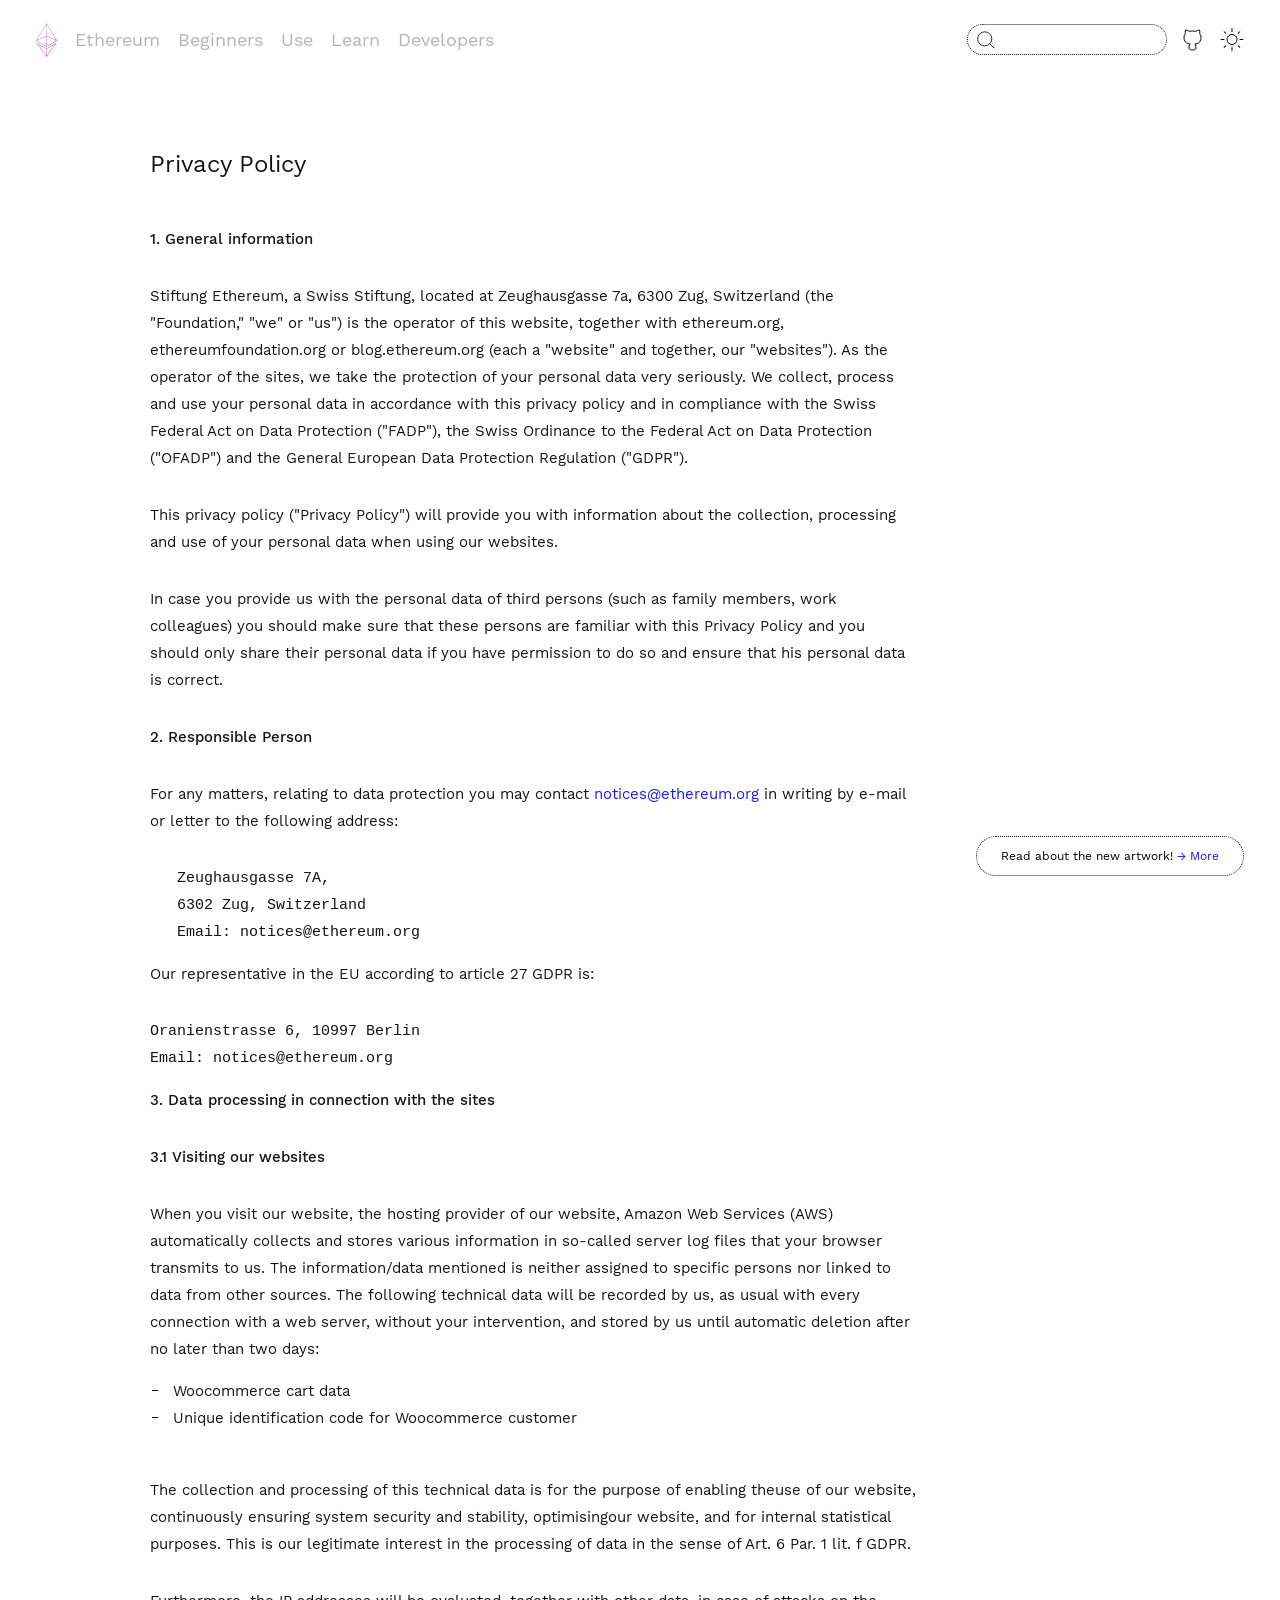
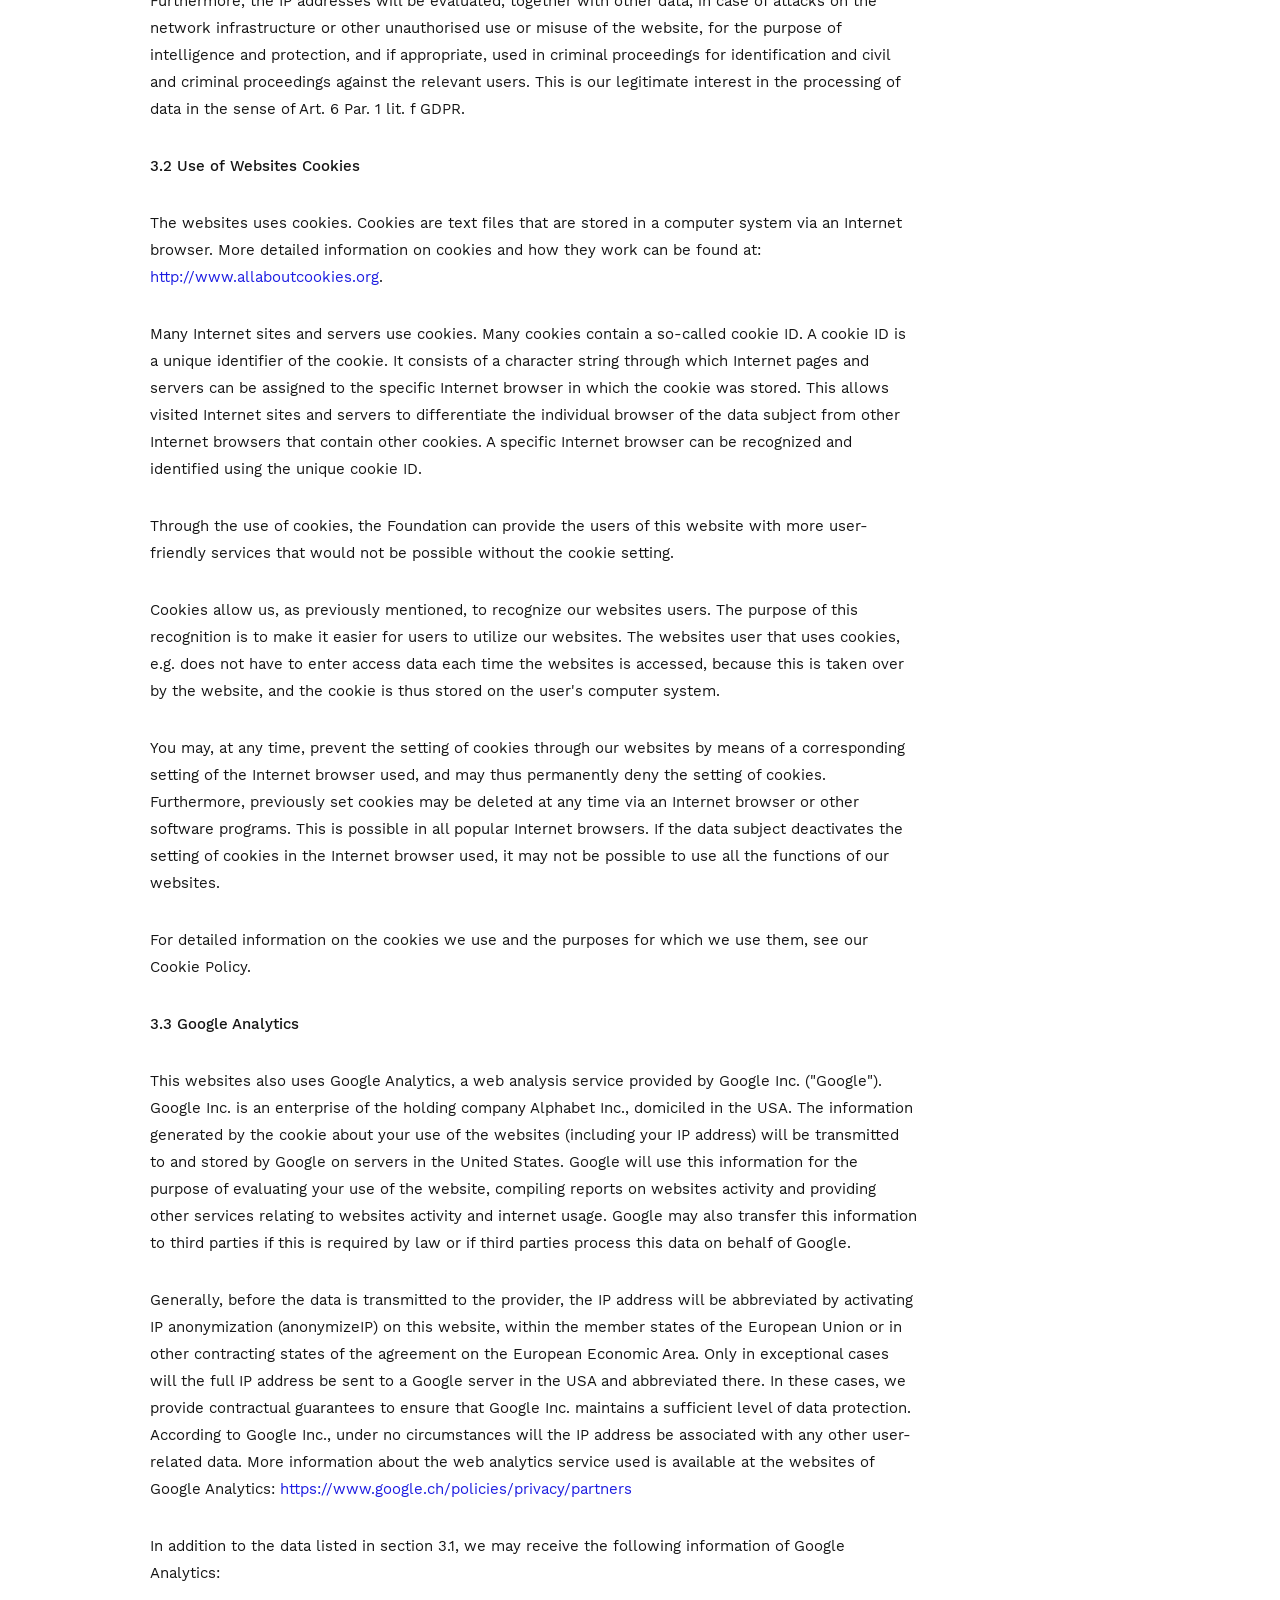
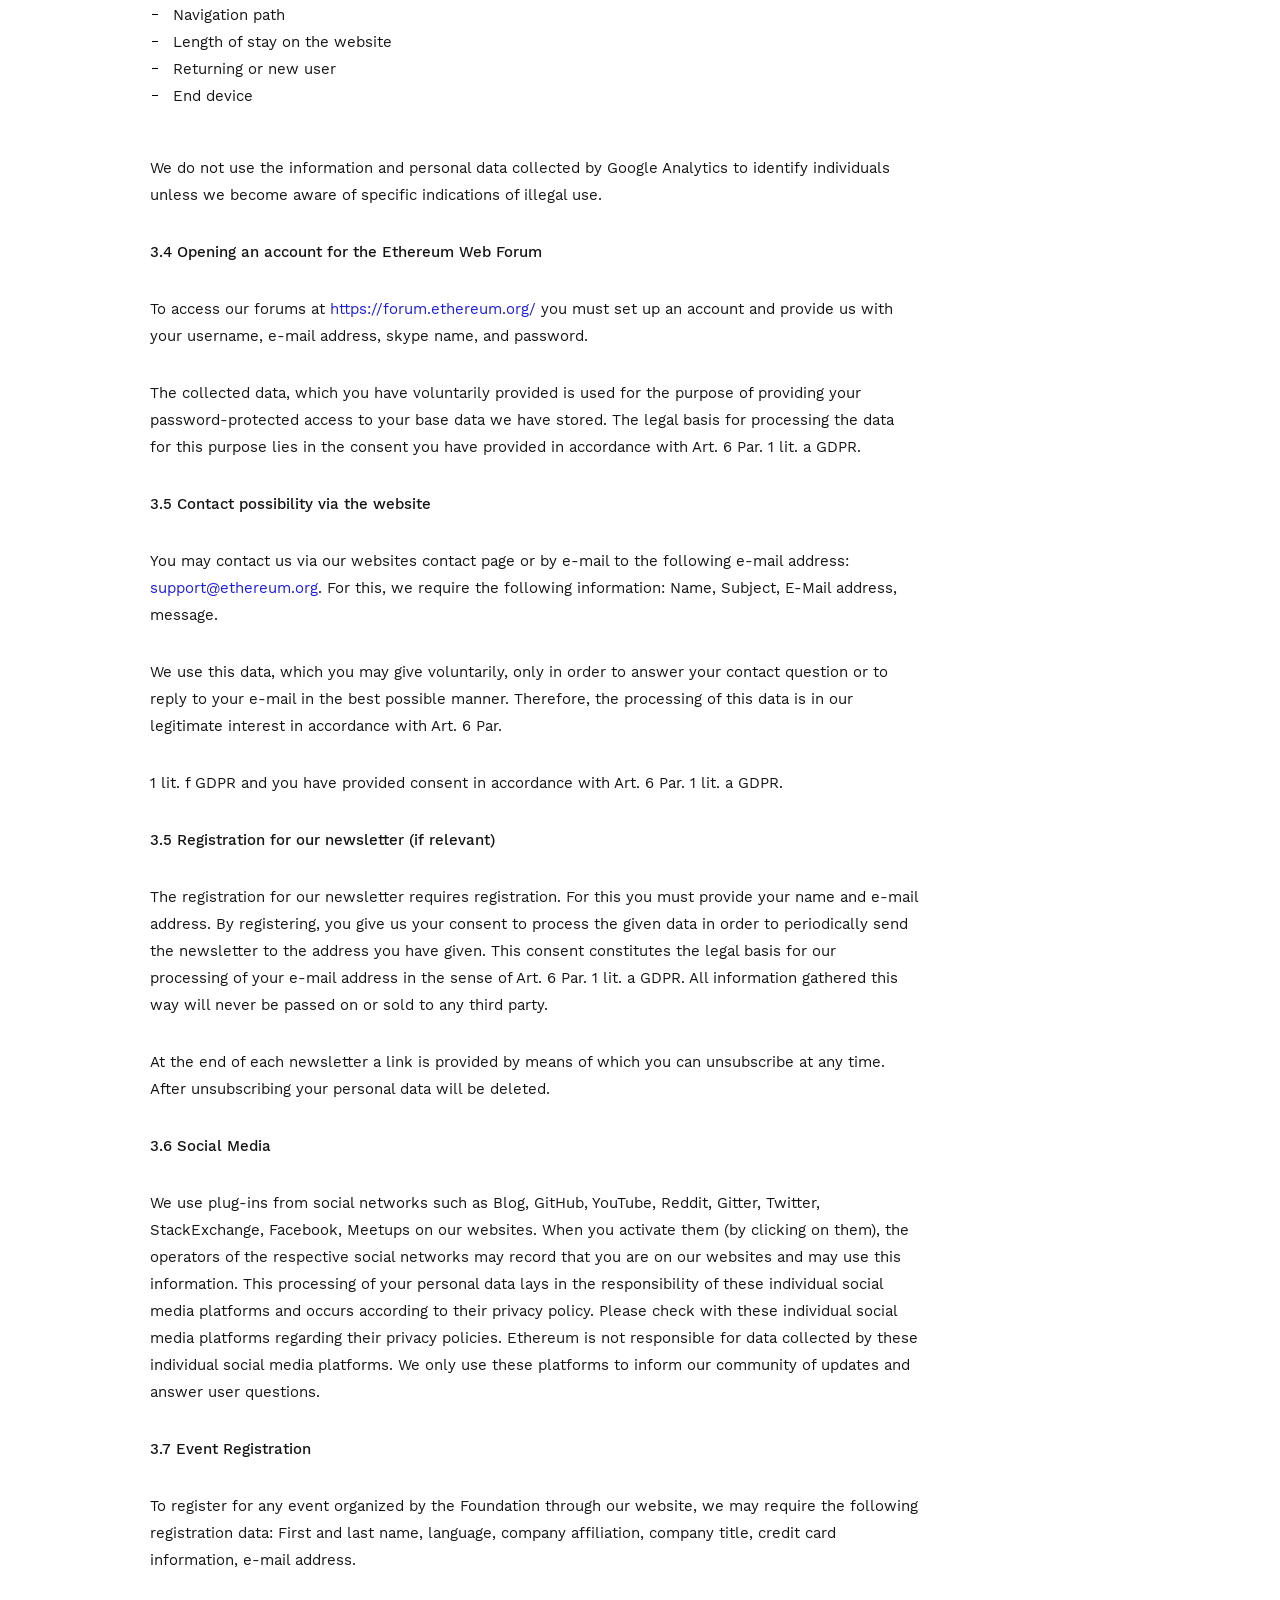
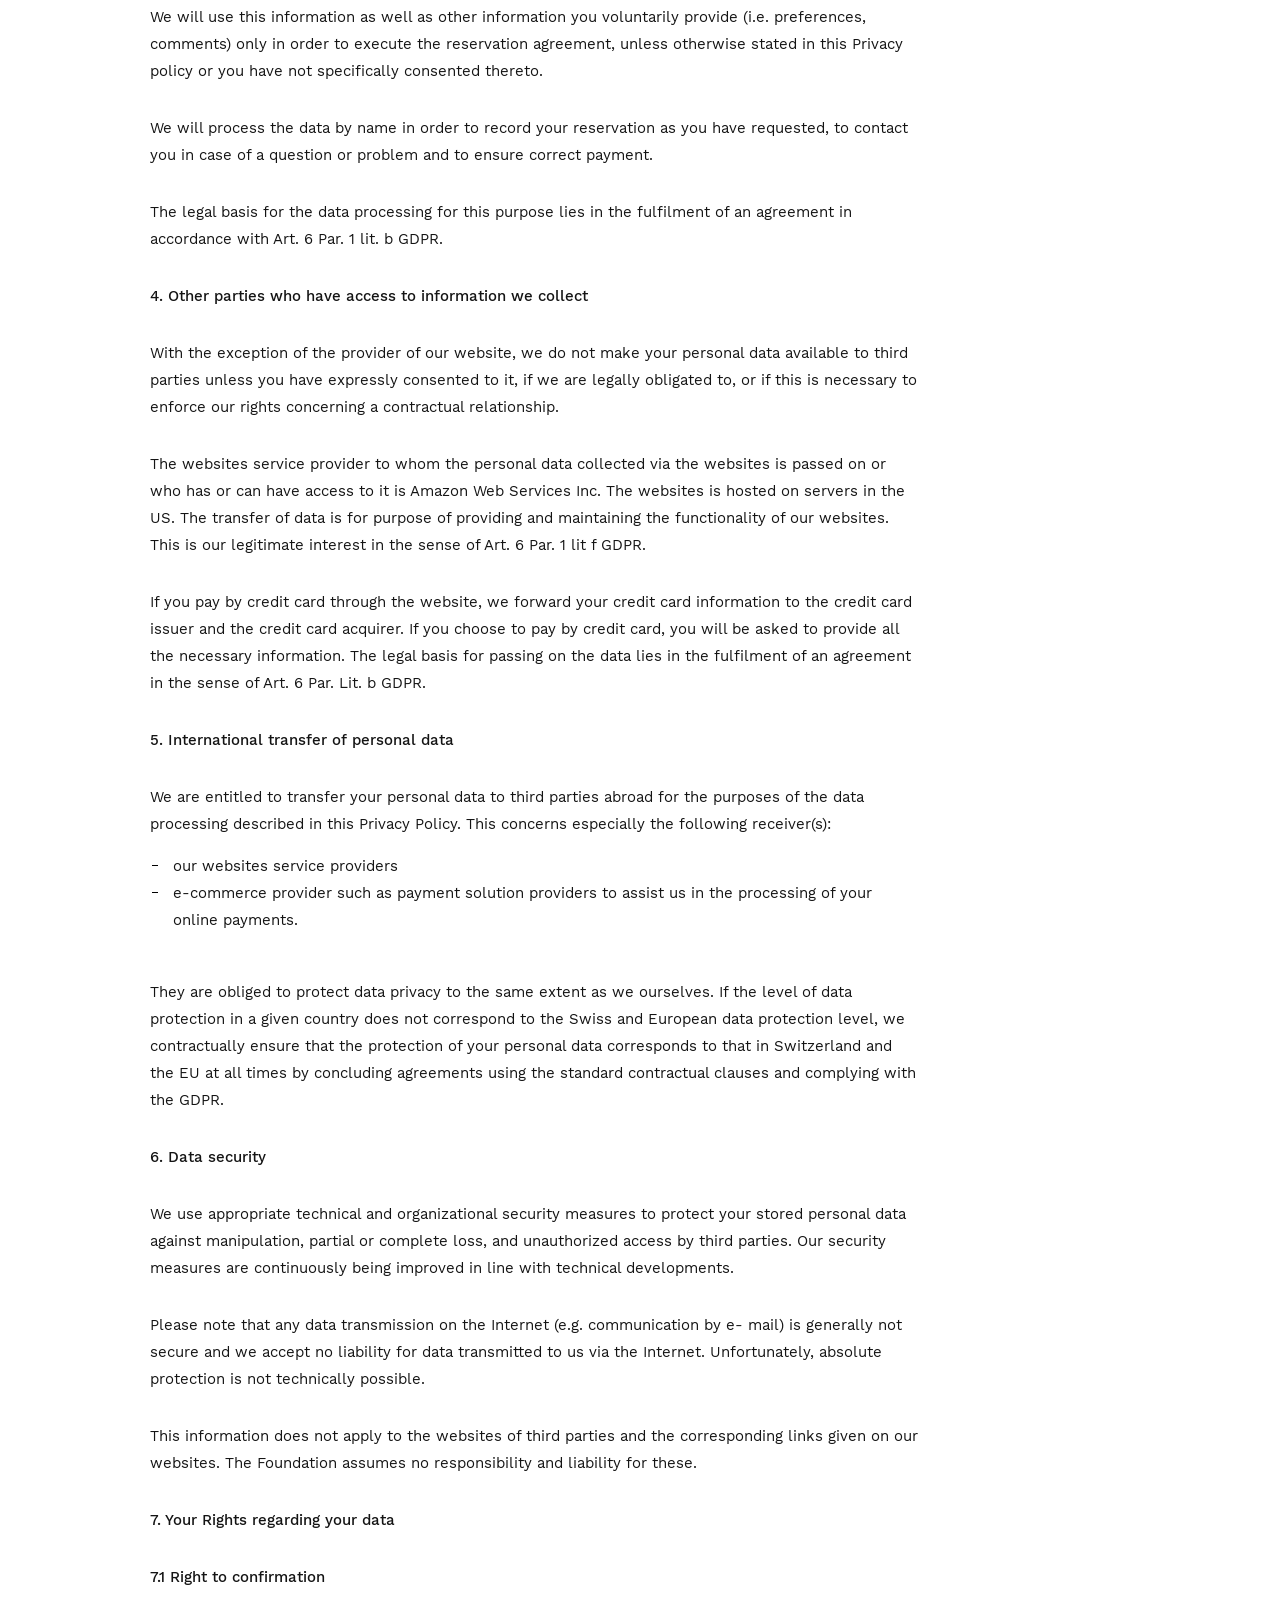
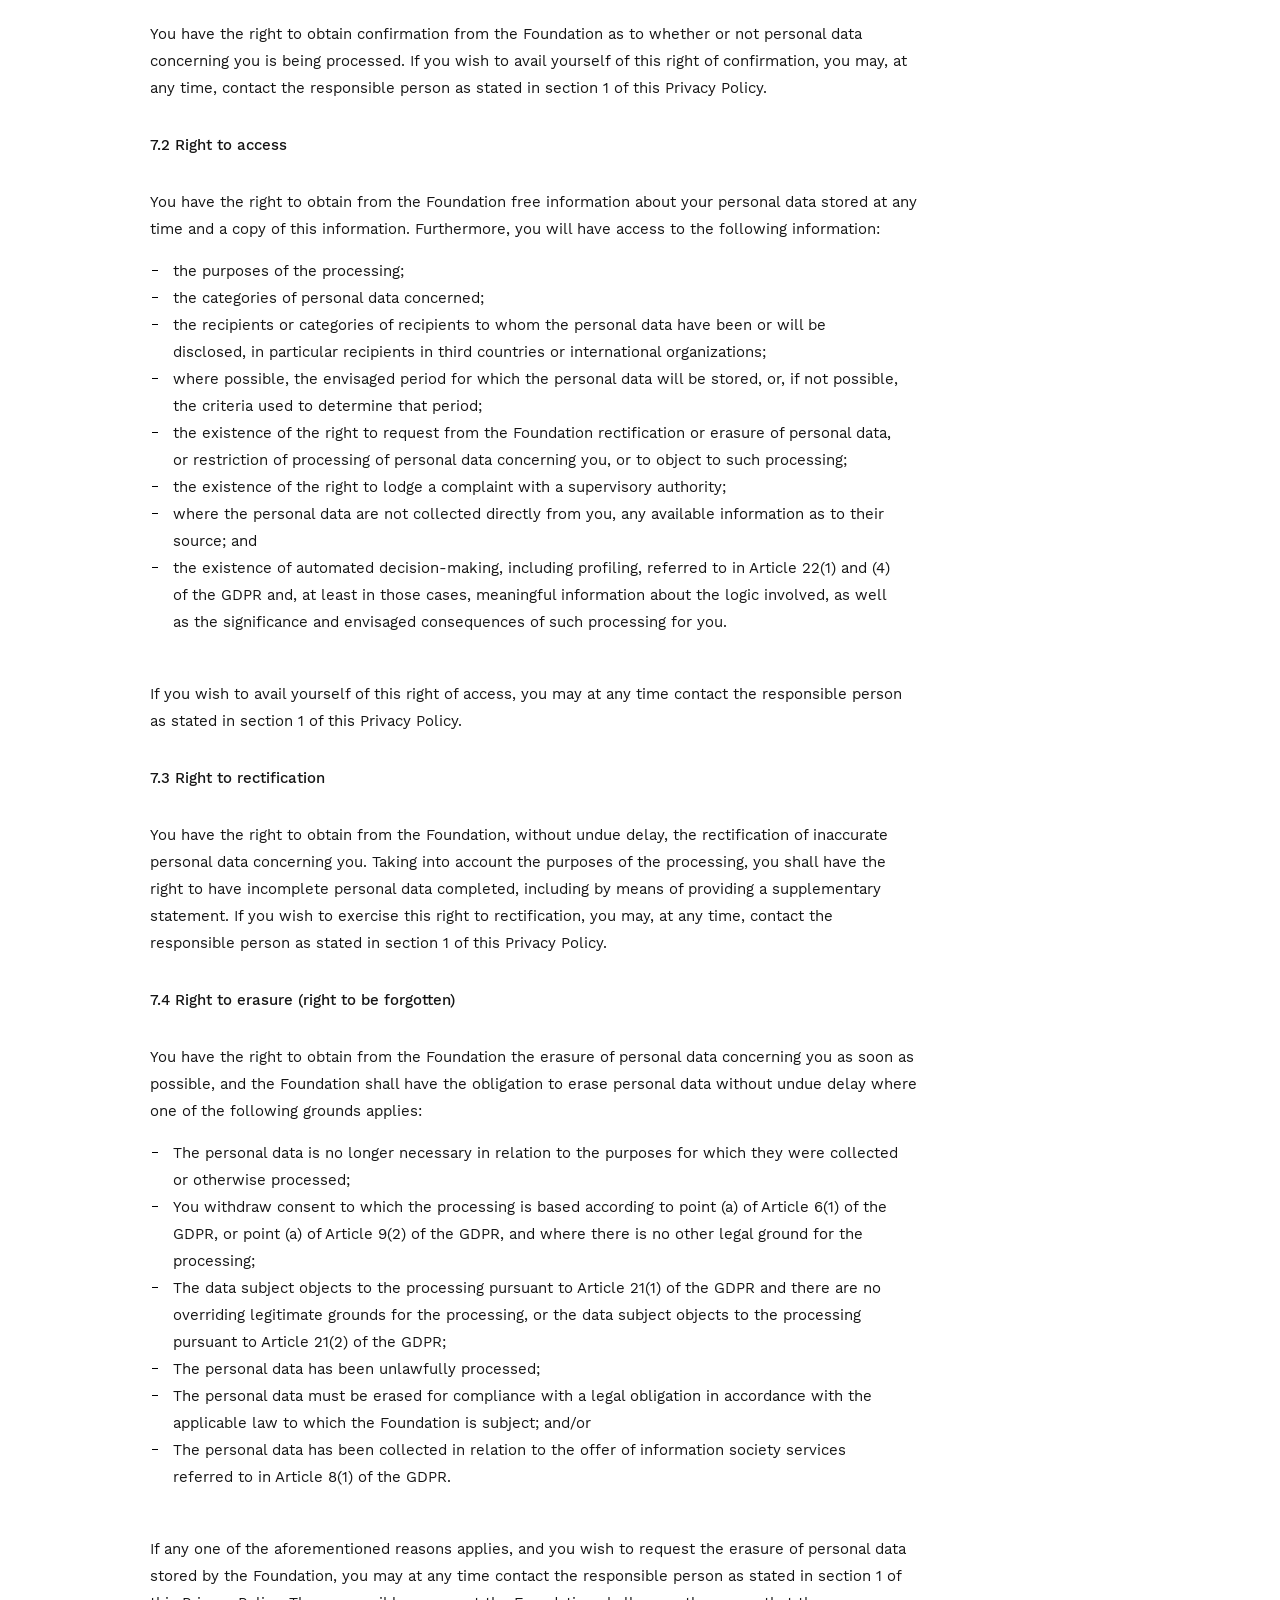
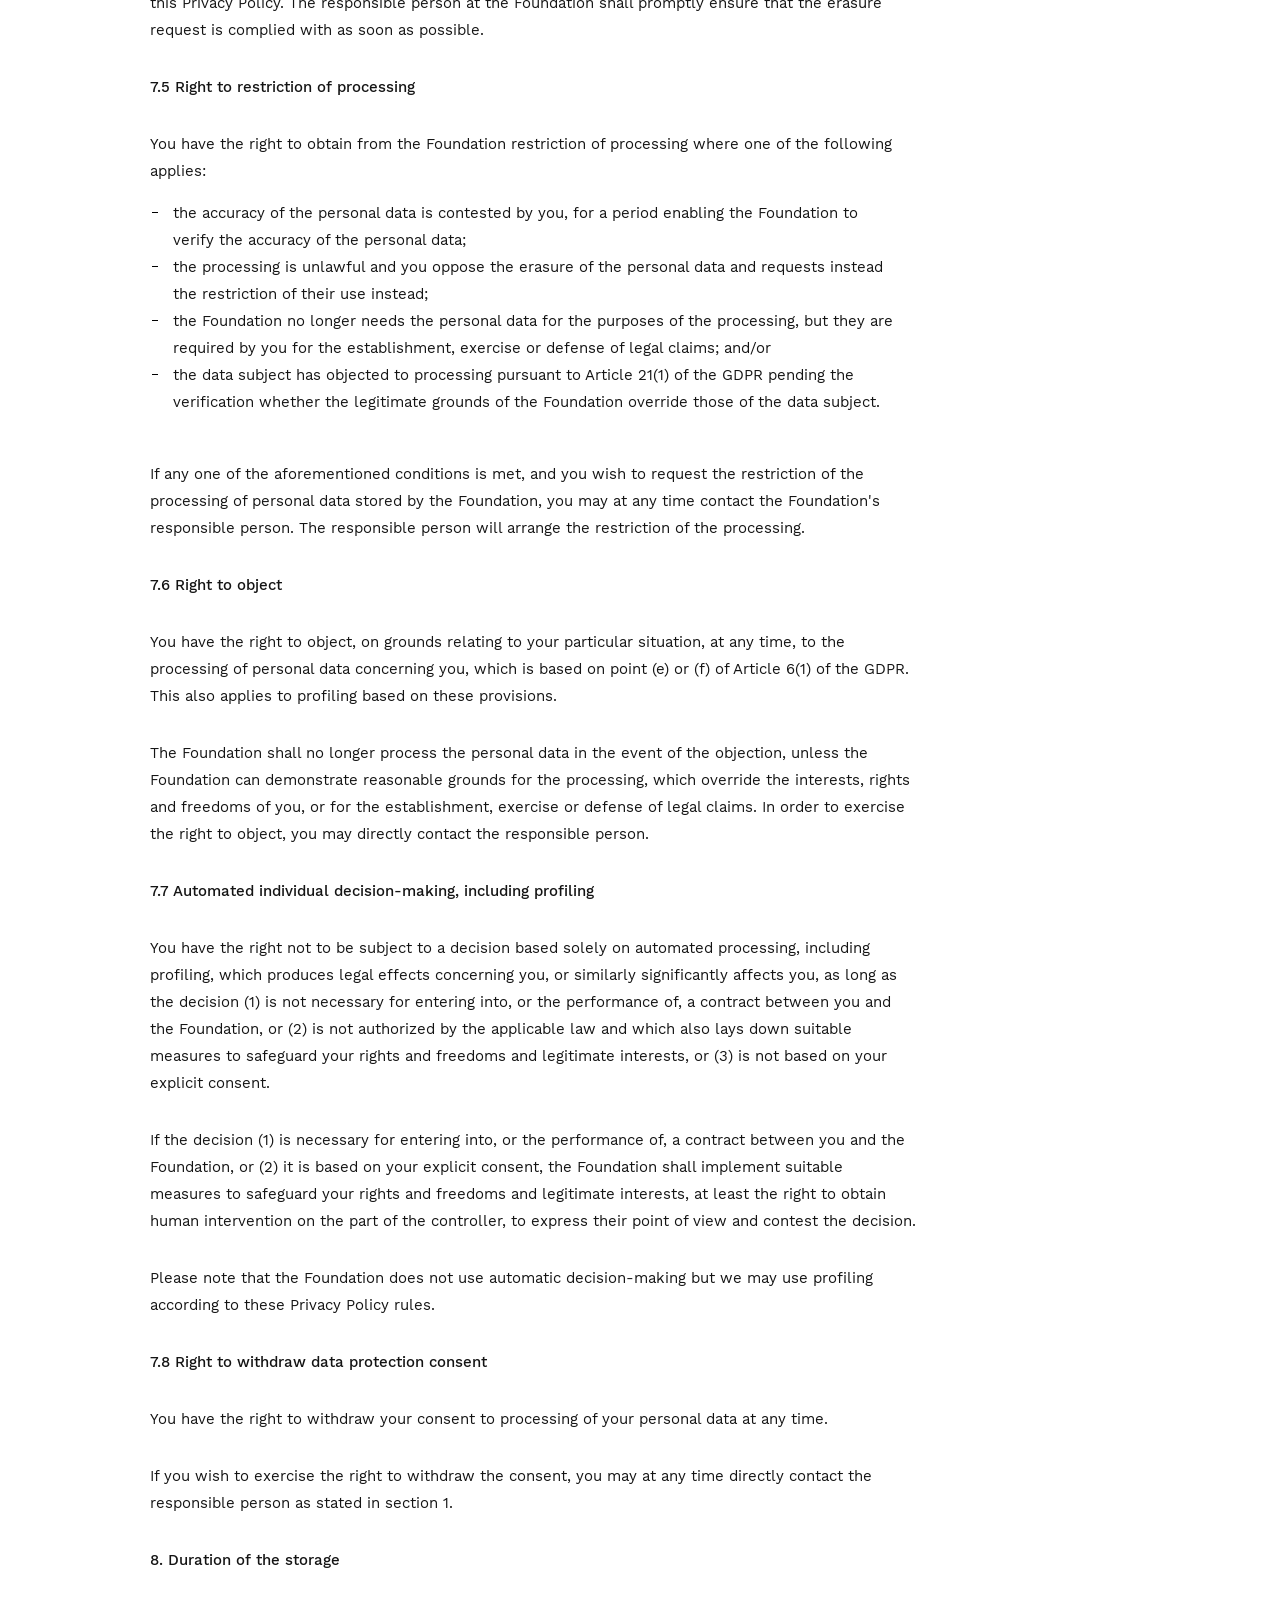
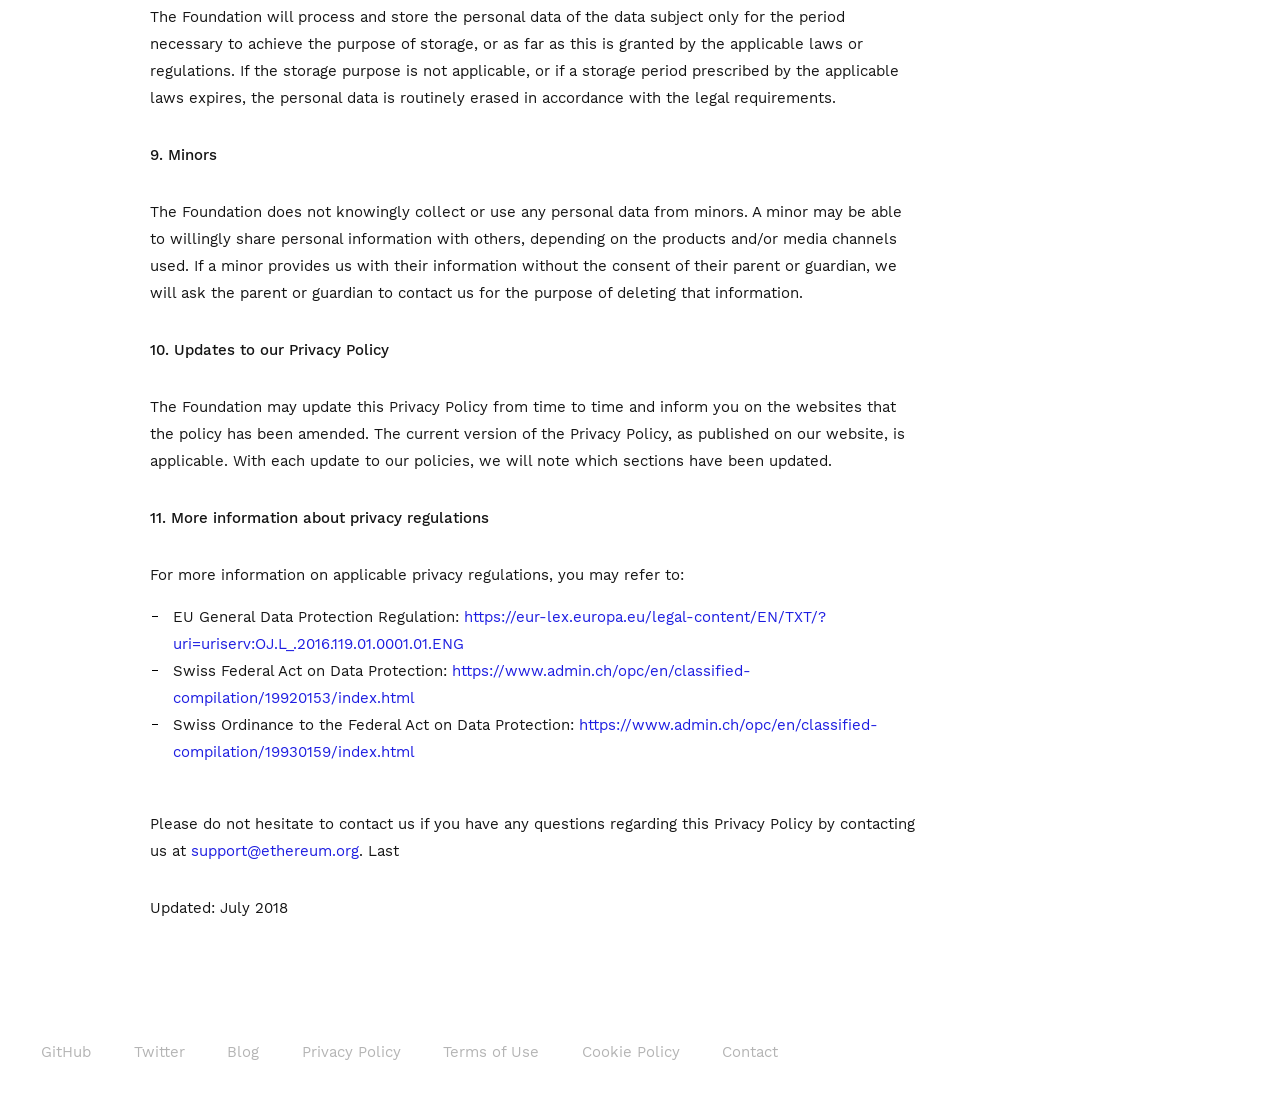
<file: privacy-policy/index.html>
<!DOCTYPE html>
<html lang="en-US">
  <head>
    <meta charset="utf-8">
    <meta name="viewport" content="width=device-width,initial-scale=1">
    <title>Privacy Policy | Ethereum</title>
    <meta name="description" content="Ethereum resources">
    <meta name="viewport" content="width=device-width,initial-scale=1,maximum-scale=1,maximum-scale=1">
  <link rel="icon" type="image/png" href="/favicon.png">
  <meta name="twitter:site" content="@Ethereum">
  <meta name="twitter:creator" content="@Ethereum">
  <meta property="og:type" content="website">
  <meta property="og:title" content="Ethereum">
  <meta property="og:site_name" content="ethereum.org">
  <meta property="og:description" content="Ethereum is a global, decentralized platform for money and new kinds of applications. On Ethereum, you can write code that controls money, and build applications accessible anywhere in the world.">
  <meta property="og:url" content="https://ethereum.org">
  <meta property="og:image" content="https://ethereum.org/assets/img/hero.bc77fa26.jpg">
    
    <link rel="preload" href="/assets/css/0.styles.08c10b03.css" as="style"><link rel="preload" href="/assets/js/app.35165516.js" as="script"><link rel="preload" href="/assets/js/2.c9c78bec.js" as="script"><link rel="preload" href="/assets/js/10.229bd6b8.js" as="script"><link rel="prefetch" href="/assets/js/11.da9baf4d.js"><link rel="prefetch" href="/assets/js/12.11da9d1b.js"><link rel="prefetch" href="/assets/js/13.de665fdb.js"><link rel="prefetch" href="/assets/js/3.2403fd28.js"><link rel="prefetch" href="/assets/js/4.be2b34cf.js"><link rel="prefetch" href="/assets/js/5.034a94a2.js"><link rel="prefetch" href="/assets/js/6.a00918c1.js"><link rel="prefetch" href="/assets/js/7.6b6fb184.js"><link rel="prefetch" href="/assets/js/8.26aa8255.js"><link rel="prefetch" href="/assets/js/9.7d0b31f2.js">
    <link rel="stylesheet" href="/assets/css/0.styles.08c10b03.css">
  </head>
  <body>
    <div id="app" data-server-rendered="true"><div id="wrapper" data-v-98d27aac><header class="header-right flex" data-v-71d447c6 data-v-98d27aac><div class="flex" data-v-71d447c6><div class="sidebar-button" data-v-71d447c6><svg width="25px" height="20px" viewBox="0 0 25 20" xmlns="http://www.w3.org/2000/svg" aria-hidden="true" role="img" class="icon"><title>Hamburger menu button</title> <g transform="translate(-22.000000, -2.000000)"><g transform="translate(22.000000, 2.545974)"><path d="M24.7714844,0.5 L0,0.5"></path> <path d="M24.7714844,9.72701303 L0,9.72701303"></path> <path d="M24.7714844,18.9540261 L0,18.9540261"></path></g></g></svg> <a href="/" class="home-link router-link-active"><span class="site-name">Ethereum</span></a></div> <a href="/" class="router-link-active" data-v-71d447c6><img src="/assets/img/ethereum-logo-wireframe.8c2f2894.png" alt="Ethereum Logo" class="header-logo sm-hide" data-v-71d447c6></a> <nav class="nav-links sm-hide" data-v-71d447c6><ul class="nav-ul"><li class="nav-item"><a href="/" class="nav-link">Ethereum</a></li><li class="nav-item"><a href="/beginners/" class="nav-link">Beginners</a></li><li class="nav-item"><a href="/use/" class="nav-link">Use</a></li><li class="nav-item"><a href="/learn/" class="nav-link">Learn</a></li><li class="nav-item"><a href="/developers/" class="nav-link">Developers</a></li></ul></nav></div> <div class="menu inline flex flex-center" data-v-71d447c6><div class="search-box" data-v-71d447c6><input aria-label="Search" autocomplete="off" spellcheck="false" value=""> <!----></div> <a href="https://github.com/ethereum/ethereum-org-website" target="_blank" title="Fork This Page (Github)" data-v-71d447c6><img alt="Github" src="/assets/img/icon-github.3720c649.svg" class="hide-dark" data-v-71d447c6> <img alt="Github" src="/assets/img/icon-github-white.e05d488b.svg" class="show-dark" data-v-71d447c6></a> <span class="pointer view-mode" data-v-71d447c6><img alt="Switch to Dark Mode" src="/assets/img/icon-sun.f0087fa4.svg" class="hide-dark" data-v-71d447c6> <img alt="Switch to Light Mode" src="/assets/img/icon-moon.0d522939.svg" class="show-dark" data-v-71d447c6></span></div></header> <!----> <main class="page" data-v-98d27aac><div class="content__default" data-v-98d27aac><h1 id="privacy-policy"><a href="#privacy-policy" aria-hidden="true" class="header-anchor">↳</a> Privacy Policy</h1> <p><strong>1. General information</strong></p> <p>Stiftung Ethereum, a Swiss Stiftung, located at Zeughausgasse 7a, 6300
Zug, Switzerland (the &quot;Foundation,&quot; &quot;we&quot; or &quot;us&quot;) is the operator
of this website, together with ethereum.org, ethereumfoundation.org or
blog.ethereum.org (each a &quot;website&quot; and together, our &quot;websites&quot;). As
the operator of the sites, we take the protection of your personal data
very seriously. We collect, process and use your personal data in
accordance with this privacy policy and in compliance with the Swiss
Federal Act on Data Protection (&quot;FADP&quot;), the Swiss Ordinance to the
Federal Act on Data Protection (&quot;OFADP&quot;) and the General European Data
Protection Regulation (&quot;GDPR&quot;).</p> <p>This privacy policy (&quot;Privacy Policy&quot;) will provide you with information
about the collection, processing and use of your personal data when
using our websites.</p> <p>In case you provide us with the personal data of third persons (such as
family members, work colleagues) you should make sure that these persons
are familiar with this Privacy Policy and you should only share their
personal data if you have permission to do so and ensure that his
personal data is correct.</p> <p><strong>2. Responsible Person</strong></p> <p>For any matters, relating to data protection you may contact
<a href="mailto:notices@ethereum.org">notices@ethereum.org</a> in writing by e-mail or letter to the following
address:</p> <pre><code>   Zeughausgasse 7A,
   6302 Zug, Switzerland
   Email: notices@ethereum.org
</code></pre> <p>Our representative in the EU according to article 27 GDPR is:</p> <pre><code>Oranienstrasse 6, 10997 Berlin
Email: notices@ethereum.org
</code></pre> <p><strong>3. Data processing in connection with the sites</strong></p> <p><strong>3.1 Visiting our websites</strong></p> <p>When you visit our website, the hosting provider of our website, Amazon
Web Services (AWS) automatically collects and stores various information
in so-called server log files that your browser transmits to us. The
information/data mentioned is neither assigned to specific persons nor
linked to data from other sources. The following technical data will be
recorded by us, as usual with every connection with a web server,
without your intervention, and stored by us until automatic deletion
after no later than two days:</p> <ul><li>Woocommerce cart data</li> <li>Unique identification code for Woocommerce customer</li></ul> <p>The collection and processing of this technical data is for the purpose
of enabling theuse of our website, continuously ensuring system security
and stability, optimisingour website, and for internal statistical
purposes. This is our legitimate interest in the processing of data in
the sense of Art. 6 Par. 1 lit. f GDPR.</p> <p>Furthermore, the IP addresses will be evaluated, together with other
data, in case of attacks on the network infrastructure or other
unauthorised use or misuse of the website, for the purpose of
intelligence and protection, and if appropriate, used in criminal
proceedings for identification and civil and criminal proceedings
against the relevant users. This is our legitimate interest in the
processing of data in the sense of Art. 6 Par. 1 lit. f GDPR.</p> <p><strong>3.2 Use of Websites Cookies</strong></p> <p>The websites uses cookies. Cookies are text files that are stored in a
computer system via an Internet browser. More detailed information on
cookies and how they work can be found at:
<a href="http://www.allaboutcookies.org" target="_blank" rel="noopener noreferrer">http://www.allaboutcookies.org<svg xmlns="http://www.w3.org/2000/svg" aria-hidden="true" x="0px" y="0px" viewBox="0 0 100 100" width="15" height="15" class="icon outbound"><path fill="currentColor" d="M18.8,85.1h56l0,0c2.2,0,4-1.8,4-4v-32h-8v28h-48v-48h28v-8h-32l0,0c-2.2,0-4,1.8-4,4v56C14.8,83.3,16.6,85.1,18.8,85.1z"></path> <polygon fill="currentColor" points="45.7,48.7 51.3,54.3 77.2,28.5 77.2,37.2 85.2,37.2 85.2,14.9 62.8,14.9 62.8,22.9 71.5,22.9"></polygon></svg></a>.</p> <p>Many Internet sites and servers use cookies. Many cookies contain a
so-called cookie ID. A cookie ID is a unique identifier of the cookie.
It consists of a character string through which Internet pages and
servers can be assigned to the specific Internet browser in which the
cookie was stored. This allows visited Internet sites and servers to
differentiate the individual browser of the data subject from other
Internet browsers that contain other cookies. A specific Internet
browser can be recognized and identified using the unique cookie ID.</p> <p>Through the use of cookies, the Foundation can provide the users of this
website with more user-friendly services that would not be possible
without the cookie setting.</p> <p>Cookies allow us, as previously mentioned, to recognize our websites
users. The purpose of this recognition is to make it easier for users to
utilize our websites. The websites user that uses cookies, e.g. does not
have to enter access data each time the websites is accessed, because
this is taken over by the website, and the cookie is thus stored on the
user's computer system.</p> <p>You may, at any time, prevent the setting of cookies through our
websites by means of a corresponding setting of the Internet browser
used, and may thus permanently deny the setting of cookies. Furthermore,
previously set cookies may be deleted at any time via an Internet
browser or other software programs. This is possible in all popular
Internet browsers. If the data subject deactivates the setting of
cookies in the Internet browser used, it may not be possible to use all
the functions of our websites.</p> <p>For detailed information on the cookies we use and the purposes for
which we use them, see our Cookie Policy.</p> <p><strong>3.3 Google Analytics</strong></p> <p>This websites also uses Google Analytics, a web analysis service
provided by Google Inc. (&quot;Google&quot;). Google Inc. is an enterprise of
the holding company Alphabet Inc., domiciled in the USA. The information
generated by the cookie about your use of the websites (including your
IP address) will be transmitted to and stored by Google on servers in
the United States. Google will use this information for the purpose of
evaluating your use of the website, compiling reports on websites
activity and providing other services relating to websites activity and
internet usage. Google may also transfer this information to third
parties if this is required by law or if third parties process this data
on behalf of Google.</p> <p>Generally, before the data is transmitted to the provider, the IP
address will be abbreviated by activating IP anonymization (anonymizeIP)
on this website, within the member states of the European Union or in
other contracting states of the agreement on the European Economic Area.
Only in exceptional cases will the full IP address be sent to a Google
server in the USA and abbreviated there. In these cases, we provide
contractual guarantees to ensure that Google Inc. maintains a sufficient
level of data protection. According to Google Inc., under no
circumstances will the IP address be associated with any other
user-related data. More information about the web analytics service used
is available at the websites of Google Analytics:
<a href="https://www.google.ch/policies/privacy/partners" target="_blank" rel="noopener noreferrer">https://www.google.ch/policies/privacy/partners<svg xmlns="http://www.w3.org/2000/svg" aria-hidden="true" x="0px" y="0px" viewBox="0 0 100 100" width="15" height="15" class="icon outbound"><path fill="currentColor" d="M18.8,85.1h56l0,0c2.2,0,4-1.8,4-4v-32h-8v28h-48v-48h28v-8h-32l0,0c-2.2,0-4,1.8-4,4v56C14.8,83.3,16.6,85.1,18.8,85.1z"></path> <polygon fill="currentColor" points="45.7,48.7 51.3,54.3 77.2,28.5 77.2,37.2 85.2,37.2 85.2,14.9 62.8,14.9 62.8,22.9 71.5,22.9"></polygon></svg></a></p> <p>In addition to the data listed in section 3.1, we may receive the
following information of Google Analytics:</p> <ul><li>Navigation path</li> <li>Length of stay on the website</li> <li>Returning or new user</li> <li>End device</li></ul> <p>We do not use the information and personal data collected by Google
Analytics to identify individuals unless we become aware of specific
indications of illegal use.</p> <p><strong>3.4 Opening an account for the Ethereum Web Forum</strong></p> <p>To access our forums at <a href="https://forum.ethereum.org/" target="_blank" rel="noopener noreferrer">https://forum.ethereum.org/<svg xmlns="http://www.w3.org/2000/svg" aria-hidden="true" x="0px" y="0px" viewBox="0 0 100 100" width="15" height="15" class="icon outbound"><path fill="currentColor" d="M18.8,85.1h56l0,0c2.2,0,4-1.8,4-4v-32h-8v28h-48v-48h28v-8h-32l0,0c-2.2,0-4,1.8-4,4v56C14.8,83.3,16.6,85.1,18.8,85.1z"></path> <polygon fill="currentColor" points="45.7,48.7 51.3,54.3 77.2,28.5 77.2,37.2 85.2,37.2 85.2,14.9 62.8,14.9 62.8,22.9 71.5,22.9"></polygon></svg></a> you must set up an
account and provide us with your username, e-mail address, skype name,
and password.</p> <p>The collected data, which you have voluntarily provided is used for the
purpose of providing your password-protected access to your base data we
have stored. The legal basis for processing the data for this purpose
lies in the consent you have provided in accordance with Art. 6 Par. 1
lit. a GDPR.</p> <p><strong>3.5 Contact possibility via the website</strong></p> <p>You may contact us via our websites contact page or by e-mail to the
following e-mail address: <a href="mailto:support@ethereum.org">support@ethereum.org</a>. For this, we require
the following information: Name, Subject, E-Mail address, message.</p> <p>We use this data, which you may give voluntarily, only in order to
answer your contact question or to reply to your e-mail in the best
possible manner. Therefore, the processing of this data is in our
legitimate interest in accordance with Art. 6 Par.</p> <p>1 lit. f GDPR and you have provided consent in accordance with Art. 6
Par. 1 lit. a GDPR.</p> <p><strong>3.5 Registration for our newsletter (if relevant)</strong></p> <p>The registration for our newsletter requires registration. For this you
must provide your name and e-mail address. By registering, you give us
your consent to process the given data in order to periodically send the
newsletter to the address you have given. This consent constitutes the
legal basis for our processing of your e-mail address in the sense of
Art. 6 Par. 1 lit. a GDPR. All information gathered this way will never
be passed on or sold to any third party.</p> <p>At the end of each newsletter a link is provided by means of which you
can unsubscribe at any time. After unsubscribing your personal data will
be deleted.</p> <p><strong>3.6 Social Media</strong></p> <p>We use plug-ins from social networks such as Blog, GitHub, YouTube,
Reddit, Gitter, Twitter, StackExchange, Facebook, Meetups on our
websites. When you activate them (by clicking on them), the operators of
the respective social networks may record that you are on our websites
and may use this information. This processing of your personal data lays
in the responsibility of these individual social media platforms and
occurs according to their privacy policy. Please check with these
individual social media platforms regarding their privacy policies.
Ethereum is not responsible for data collected by these individual
social media platforms. We only use these platforms to inform our
community of updates and answer user questions.</p> <p><strong>3.7 Event Registration</strong></p> <p>To register for any event organized by the Foundation through our
website, we may require the following registration data: First and last
name, language, company affiliation, company title, credit card
information, e-mail address.</p> <p>We will use this information as well as other information you
voluntarily provide (i.e. preferences, comments) only in order to
execute the reservation agreement, unless otherwise stated in this
Privacy policy or you have not specifically consented thereto.</p> <p>We will process the data by name in order to record your reservation as
you have requested, to contact you in case of a question or problem and
to ensure correct payment.</p> <p>The legal basis for the data processing for this purpose lies in the
fulfilment of an agreement in accordance with Art. 6 Par. 1 lit. b GDPR.</p> <p><strong>4. Other parties who have access to information we collect</strong></p> <p>With the exception of the provider of our website, we do not make your
personal data available to third parties unless you have expressly
consented to it, if we are legally obligated to, or if this is necessary
to enforce our rights concerning a contractual relationship.</p> <p>The websites service provider to whom the personal data collected via
the websites is passed on or who has or can have access to it is Amazon
Web Services Inc. The websites is hosted on servers in the US. The
transfer of data is for purpose of providing and maintaining the
functionality of our websites. This is our legitimate interest in the
sense of Art. 6 Par. 1 lit f GDPR.</p> <p>If you pay by credit card through the website, we forward your credit
card information to the credit card issuer and the credit card acquirer.
If you choose to pay by credit card, you will be asked to provide all
the necessary information. The legal basis for passing on the data lies
in the fulfilment of an agreement in the sense of Art. 6 Par. Lit. b
GDPR.</p> <p><strong>5. International transfer of personal data</strong></p> <p>We are entitled to transfer your personal data to third parties abroad
for the purposes of the data processing described in this Privacy
Policy. This concerns especially the following receiver(s):</p> <ul><li>our websites service providers</li> <li>e-commerce provider such as payment solution providers to assist us
in the processing of your online payments.</li></ul> <p>They are obliged to protect data privacy to the same extent as we
ourselves. If the level of data protection in a given country does not
correspond to the Swiss and European data protection level, we
contractually ensure that the protection of your personal data
corresponds to that in Switzerland and the EU at all times by concluding
agreements using the standard contractual clauses and complying with the
GDPR.</p> <p><strong>6. Data security</strong></p> <p>We use appropriate technical and organizational security measures to
protect your stored personal data against manipulation, partial or
complete loss, and unauthorized access by third parties. Our security
measures are continuously being improved in line with technical
developments.</p> <p>Please note that any data transmission on the Internet (e.g.
communication by e- mail) is generally not secure and we accept no
liability for data transmitted to us via the Internet. Unfortunately,
absolute protection is not technically possible.</p> <p>This information does not apply to the websites of third parties and the
corresponding links given on our websites. The Foundation assumes no
responsibility and liability for these.</p> <p><strong>7. Your Rights regarding your data</strong></p> <p><strong>7.1 Right to confirmation</strong></p> <p>You have the right to obtain confirmation from the Foundation as to
whether or not personal data concerning you is being processed. If you
wish to avail yourself of this right of confirmation, you may, at any
time, contact the responsible person as stated in section 1 of this
Privacy Policy.</p> <p><strong>7.2 Right to access</strong></p> <p>You have the right to obtain from the Foundation free information about
your personal data stored at any time and a copy of this information.
Furthermore, you will have access to the following information:</p> <ul><li>the purposes of the processing;</li> <li>the categories of personal data concerned;</li> <li>the recipients or categories of recipients to whom the personal data
have been or will be disclosed, in particular recipients in third
countries or international organizations;</li> <li>where possible, the envisaged period for which the personal data
will be stored, or, if not possible, the criteria used to determine
that period;</li> <li>the existence of the right to request from the Foundation
rectification or erasure of personal data, or restriction of
processing of personal data concerning you, or to object to such
processing;</li> <li>the existence of the right to lodge a complaint with a supervisory
authority;</li> <li>where the personal data are not collected directly from you, any
available information as to their source; and</li> <li>the existence of automated decision-making, including profiling,
referred to in Article 22(1) and (4) of the GDPR and, at least in
those cases, meaningful information about the logic involved, as
well as the significance and envisaged consequences of such
processing for you.</li></ul> <p>If you wish to avail yourself of this right of access, you may at any
time contact the responsible person as stated in section 1 of this
Privacy Policy.</p> <p><strong>7.3 Right to rectification</strong></p> <p>You have the right to obtain from the Foundation, without undue delay,
the rectification of inaccurate personal data concerning you. Taking
into account the purposes of the processing, you shall have the right to
have incomplete personal data completed, including by means of providing
a supplementary statement. If you wish to exercise this right to
rectification, you may, at any time, contact the responsible person as
stated in section 1 of this Privacy Policy.</p> <p><strong>7.4 Right to erasure (right to be forgotten)</strong></p> <p>You have the right to obtain from the Foundation the erasure of personal
data concerning you as soon as possible, and the Foundation shall have
the obligation to erase personal data without undue delay where one of
the following grounds applies:</p> <ul><li>The personal data is no longer necessary in relation to the purposes
for which they were collected or otherwise processed;</li> <li>You withdraw consent to which the processing is based according to
point (a) of Article 6(1) of the GDPR, or point (a) of Article 9(2)
of the GDPR, and where there is no other legal ground for the
processing;</li> <li>The data subject objects to the processing pursuant to Article 21(1)
of the GDPR and there are no overriding legitimate grounds for the
processing, or the data subject objects to the processing pursuant
to Article 21(2) of the GDPR;</li> <li>The personal data has been unlawfully processed;</li> <li>The personal data must be erased for compliance with a legal
obligation in accordance with the applicable law to which the
Foundation is subject; and/or</li> <li>The personal data has been collected in relation to the offer of
information society services referred to in Article 8(1) of the
GDPR.</li></ul> <p>If any one of the aforementioned reasons applies, and you wish to
request the erasure of personal data stored by the Foundation, you may
at any time contact the responsible person as stated in section 1 of
this Privacy Policy. The responsible person at the Foundation shall
promptly ensure that the erasure request is complied with as soon as
possible.</p> <p><strong>7.5 Right to restriction of processing</strong></p> <p>You have the right to obtain from the Foundation restriction of
processing where one of the following applies:</p> <ul><li>the accuracy of the personal data is contested by you, for a period
enabling the Foundation to verify the accuracy of the personal data;</li> <li>the processing is unlawful and you oppose the erasure of the
personal data and requests instead the restriction of their use
instead;</li> <li>the Foundation no longer needs the personal data for the purposes of
the processing, but they are required by you for the establishment,
exercise or defense of legal claims; and/or</li> <li>the data subject has objected to processing pursuant to Article
21(1) of the GDPR pending the verification whether the legitimate
grounds of the Foundation override those of the data subject.</li></ul> <p>If any one of the aforementioned conditions is met, and you wish to
request the restriction of the processing of personal data stored by the
Foundation, you may at any time contact the Foundation's responsible
person. The responsible person will arrange the restriction of the
processing.</p> <p><strong>7.6 Right to object</strong></p> <p>You have the right to object, on grounds relating to your particular
situation, at any time, to the processing of personal data concerning
you, which is based on point (e) or (f) of Article 6(1) of the GDPR.
This also applies to profiling based on these provisions.</p> <p>The Foundation shall no longer process the personal data in the event of
the objection, unless the Foundation can demonstrate reasonable grounds
for the processing, which override the interests, rights and freedoms of
you, or for the establishment, exercise or defense of legal claims. In
order to exercise the right to object, you may directly contact the
responsible person.</p> <p><strong>7.7 Automated individual decision-making, including profiling</strong></p> <p>You have the right not to be subject to a decision based solely on
automated processing, including profiling, which produces legal effects
concerning you, or similarly significantly affects you, as long as the
decision (1) is not necessary for entering into, or the performance of,
a contract between you and the Foundation, or (2) is not authorized by
the applicable law and which also lays down suitable measures to
safeguard your rights and freedoms and legitimate interests, or (3) is
not based on your explicit consent.</p> <p>If the decision (1) is necessary for entering into, or the performance
of, a contract between you and the Foundation, or (2) it is based on
your explicit consent, the Foundation shall implement suitable measures
to safeguard your rights and freedoms and legitimate interests, at least
the right to obtain human intervention on the part of the controller, to
express their point of view and contest the decision.</p> <p>Please note that the Foundation does not use automatic decision-making
but we may use profiling according to these Privacy Policy rules.</p> <p><strong>7.8 Right to withdraw data protection consent</strong></p> <p>You have the right to withdraw your consent to processing of your
personal data at any time.</p> <p>If you wish to exercise the right to withdraw the consent, you may at
any time directly contact the responsible person as stated in section 1.</p> <p><strong>8. Duration of the storage</strong></p> <p>The Foundation will process and store the personal data of the data
subject only for the period necessary to achieve the purpose of storage,
or as far as this is granted by the applicable laws or regulations. If
the storage purpose is not applicable, or if a storage period prescribed
by the applicable laws expires, the personal data is routinely erased in
accordance with the legal requirements.</p> <p><strong>9. Minors</strong></p> <p>The Foundation does not knowingly collect or use any personal data from
minors. A minor may be able to willingly share personal information with
others, depending on the products and/or media channels used. If a minor
provides us with their information without the consent of their parent
or guardian, we will ask the parent or guardian to contact us for the
purpose of deleting that information.</p> <p><strong>10. Updates to our Privacy Policy</strong></p> <p>The Foundation may update this Privacy Policy from time to time and
inform you on the websites that the policy has been amended. The current
version of the Privacy Policy, as published on our website, is
applicable. With each update to our policies, we will note which
sections have been updated.</p> <p><strong>11. More information about privacy regulations</strong></p> <p>For more information on applicable privacy regulations, you may refer
to:</p> <ul><li>EU General Data Protection Regulation:
<a href="https://eur-lex.europa.eu/legal-content/EN/TXT/?uri=uriserv:OJ.L_.2016.119.01.0001.01.ENG" target="_blank" rel="noopener noreferrer">https://eur-lex.europa.eu/legal-content/EN/TXT/?uri=uriserv:OJ.L_.2016.119.01.0001.01.ENG<svg xmlns="http://www.w3.org/2000/svg" aria-hidden="true" x="0px" y="0px" viewBox="0 0 100 100" width="15" height="15" class="icon outbound"><path fill="currentColor" d="M18.8,85.1h56l0,0c2.2,0,4-1.8,4-4v-32h-8v28h-48v-48h28v-8h-32l0,0c-2.2,0-4,1.8-4,4v56C14.8,83.3,16.6,85.1,18.8,85.1z"></path> <polygon fill="currentColor" points="45.7,48.7 51.3,54.3 77.2,28.5 77.2,37.2 85.2,37.2 85.2,14.9 62.8,14.9 62.8,22.9 71.5,22.9"></polygon></svg></a></li> <li>Swiss Federal Act on Data Protection:
<a href="https://www.admin.ch/opc/en/classified-compilation/19920153/index.html" target="_blank" rel="noopener noreferrer">https://www.admin.ch/opc/en/classified-compilation/19920153/index.html<svg xmlns="http://www.w3.org/2000/svg" aria-hidden="true" x="0px" y="0px" viewBox="0 0 100 100" width="15" height="15" class="icon outbound"><path fill="currentColor" d="M18.8,85.1h56l0,0c2.2,0,4-1.8,4-4v-32h-8v28h-48v-48h28v-8h-32l0,0c-2.2,0-4,1.8-4,4v56C14.8,83.3,16.6,85.1,18.8,85.1z"></path> <polygon fill="currentColor" points="45.7,48.7 51.3,54.3 77.2,28.5 77.2,37.2 85.2,37.2 85.2,14.9 62.8,14.9 62.8,22.9 71.5,22.9"></polygon></svg></a></li> <li>Swiss Ordinance to the Federal Act on Data Protection:
<a href="https://www.admin.ch/opc/en/classified-compilation/19930159/index.html" target="_blank" rel="noopener noreferrer">https://www.admin.ch/opc/en/classified-compilation/19930159/index.html<svg xmlns="http://www.w3.org/2000/svg" aria-hidden="true" x="0px" y="0px" viewBox="0 0 100 100" width="15" height="15" class="icon outbound"><path fill="currentColor" d="M18.8,85.1h56l0,0c2.2,0,4-1.8,4-4v-32h-8v28h-48v-48h28v-8h-32l0,0c-2.2,0-4,1.8-4,4v56C14.8,83.3,16.6,85.1,18.8,85.1z"></path> <polygon fill="currentColor" points="45.7,48.7 51.3,54.3 77.2,28.5 77.2,37.2 85.2,37.2 85.2,14.9 62.8,14.9 62.8,22.9 71.5,22.9"></polygon></svg></a></li></ul> <p>Please do not hesitate to contact us if you have any questions regarding
this Privacy Policy by contacting us at <a href="mailto:support@ethereum.org">support@ethereum.org</a>. Last</p> <p>Updated: July 2018</p></div></main> <div class="sidebar" data-v-98d27aac><nav class="nav-links"><ul class="nav-ul"><li class="nav-item"><a href="/" class="nav-link">Ethereum</a></li><li class="nav-item"><a href="/beginners/" class="nav-link">Beginners</a></li><li class="nav-item"><a href="/use/" class="nav-link">Use</a></li><li class="nav-item"><a href="/learn/" class="nav-link">Learn</a></li><li class="nav-item"><a href="/developers/" class="nav-link">Developers</a></li></ul></nav>  <!----> </div> <footer class="footer" data-v-5a057320 data-v-98d27aac><div class="credits" data-v-5a057320>
    Artwork by <a href="https://impermanence.co" target="_blank" data-v-5a057320>Lili Feyerabend</a> feat. <a href="https://ilankatin.com" target="_blank" data-v-5a057320>ilan katin</a>, <a href="https://linktr.ee/mattiacprodukt" target="_blank" data-v-5a057320>Mattia Cuttini</a>, <a href="https://oficinastk.github.io" target="_blank" data-v-5a057320>Oficinas TK</a>, <a href="https://xcopyart.com" target="_blank" data-v-5a057320>XCOPY</a>.
  </div> <ul data-v-5a057320><li data-v-5a057320><a href="https://github.com/ethereum" target="_blank" data-v-5a057320>GitHub</a></li> <li data-v-5a057320><a href="https://twitter.com/ethereum" target="_blank" data-v-5a057320>Twitter</a></li> <li data-v-5a057320><a href="https://blog.ethereum.org/" data-v-5a057320>Blog</a></li> <li data-v-5a057320><a href="/privacy-policy/" class="router-link-exact-active router-link-active" data-v-5a057320>Privacy Policy</a></li> <li data-v-5a057320><a href="/terms-of-use/" data-v-5a057320>Terms of Use</a></li> <li data-v-5a057320><a href="/cookie-policy/" data-v-5a057320>Cookie Policy</a></li> <li data-v-5a057320><a href="mailto:press@ethereum.org" data-v-5a057320>Contact</a></li></ul></footer> <a href="https://hackernoon.com/rethinking-the-identity-of-ethereumorg-l718w347l" target="_blank" data-v-98d27aac><button class="announcement" data-v-98d27aac>
      Read about the new artwork!  <span class="accent" data-v-98d27aac>→  More</span></button></a></div><div class="global-ui"></div></div>
    <script src="/assets/js/app.35165516.js" defer></script><script src="/assets/js/2.c9c78bec.js" defer></script><script src="/assets/js/10.229bd6b8.js" defer></script>
  </body>
</html>
</file>
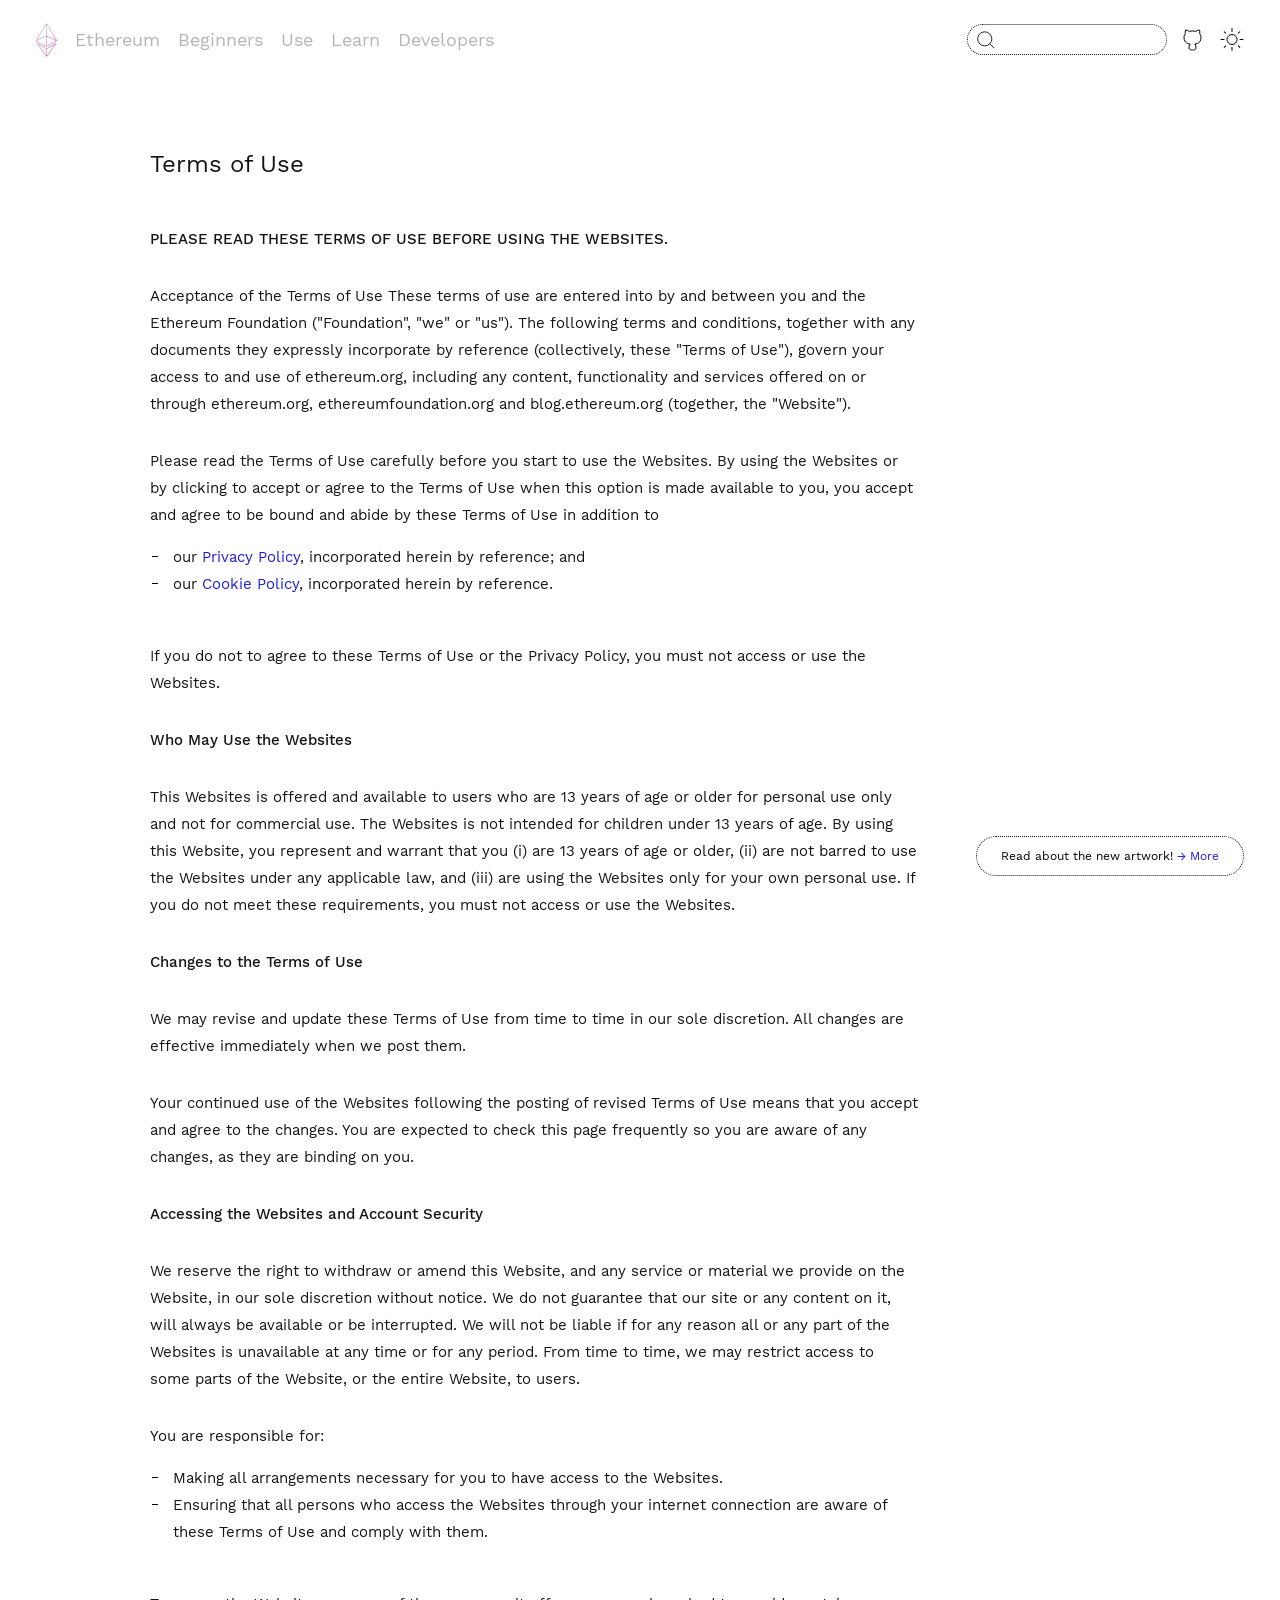
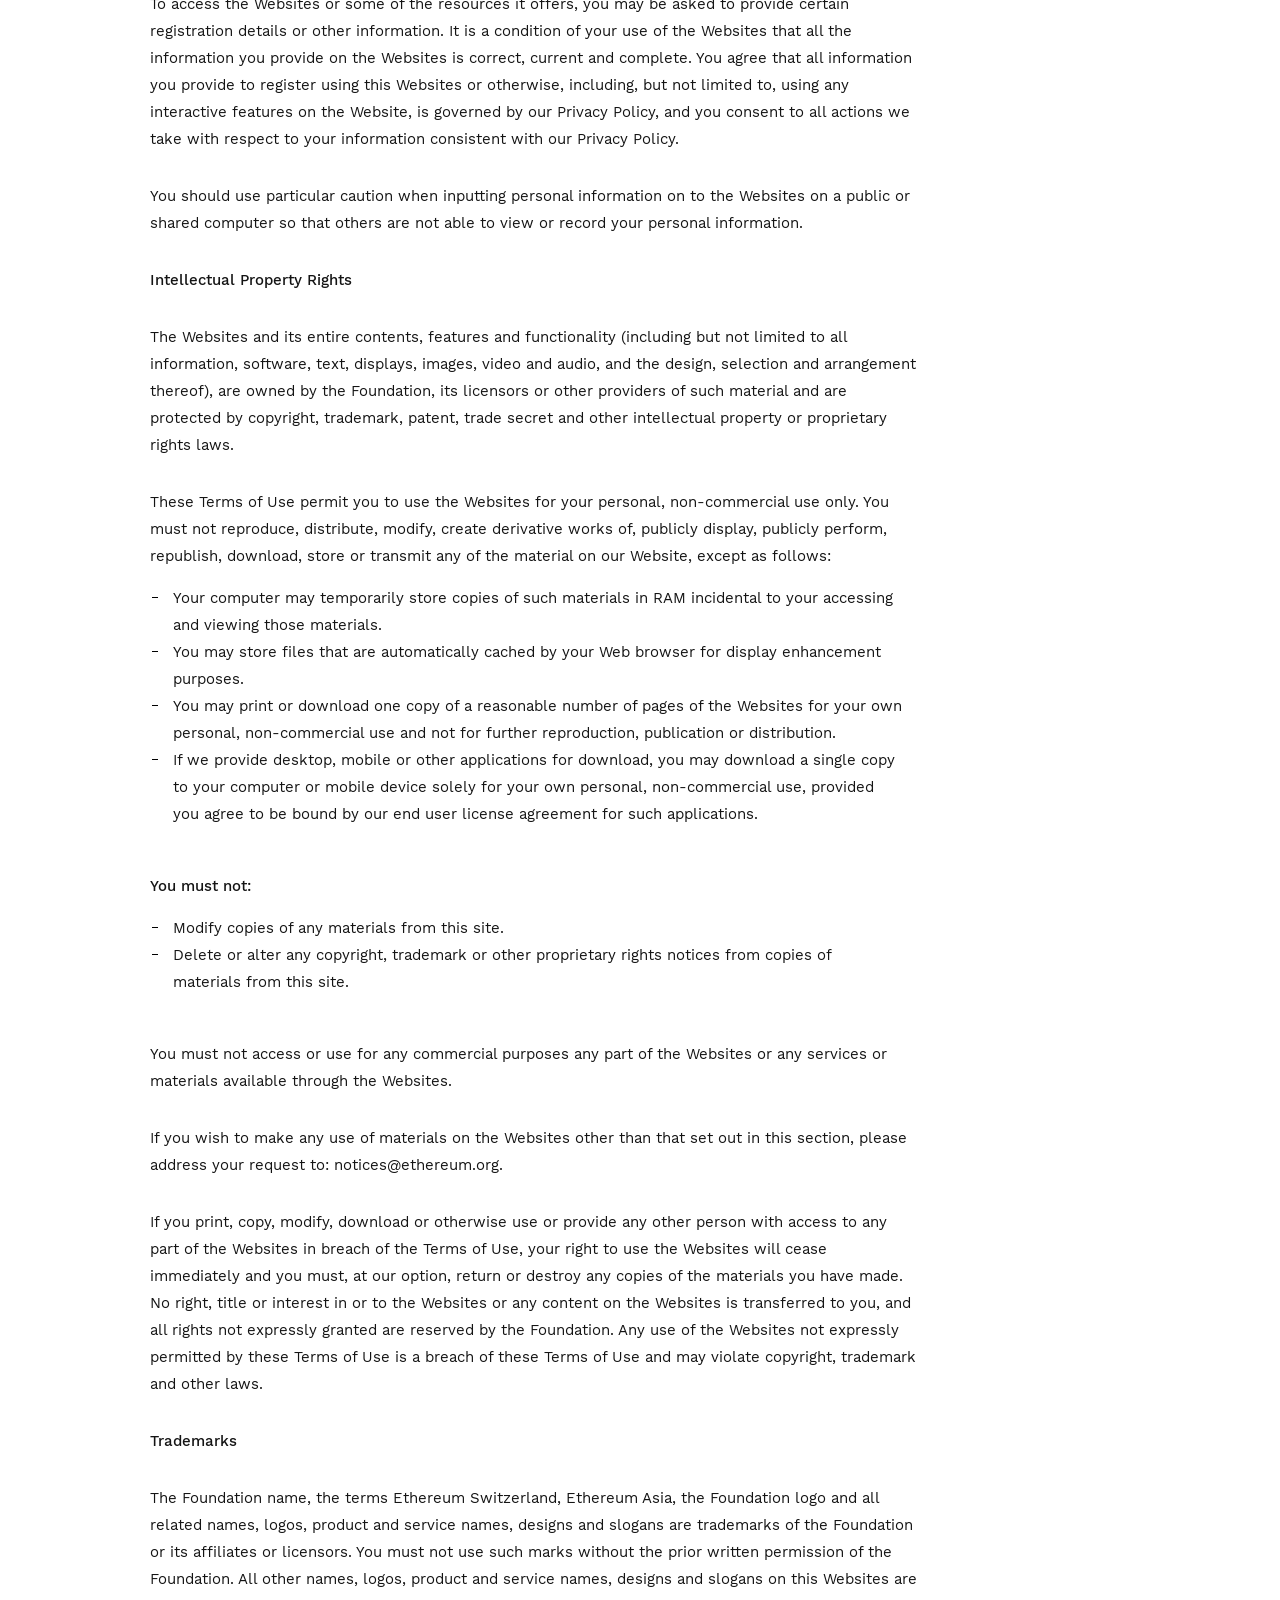
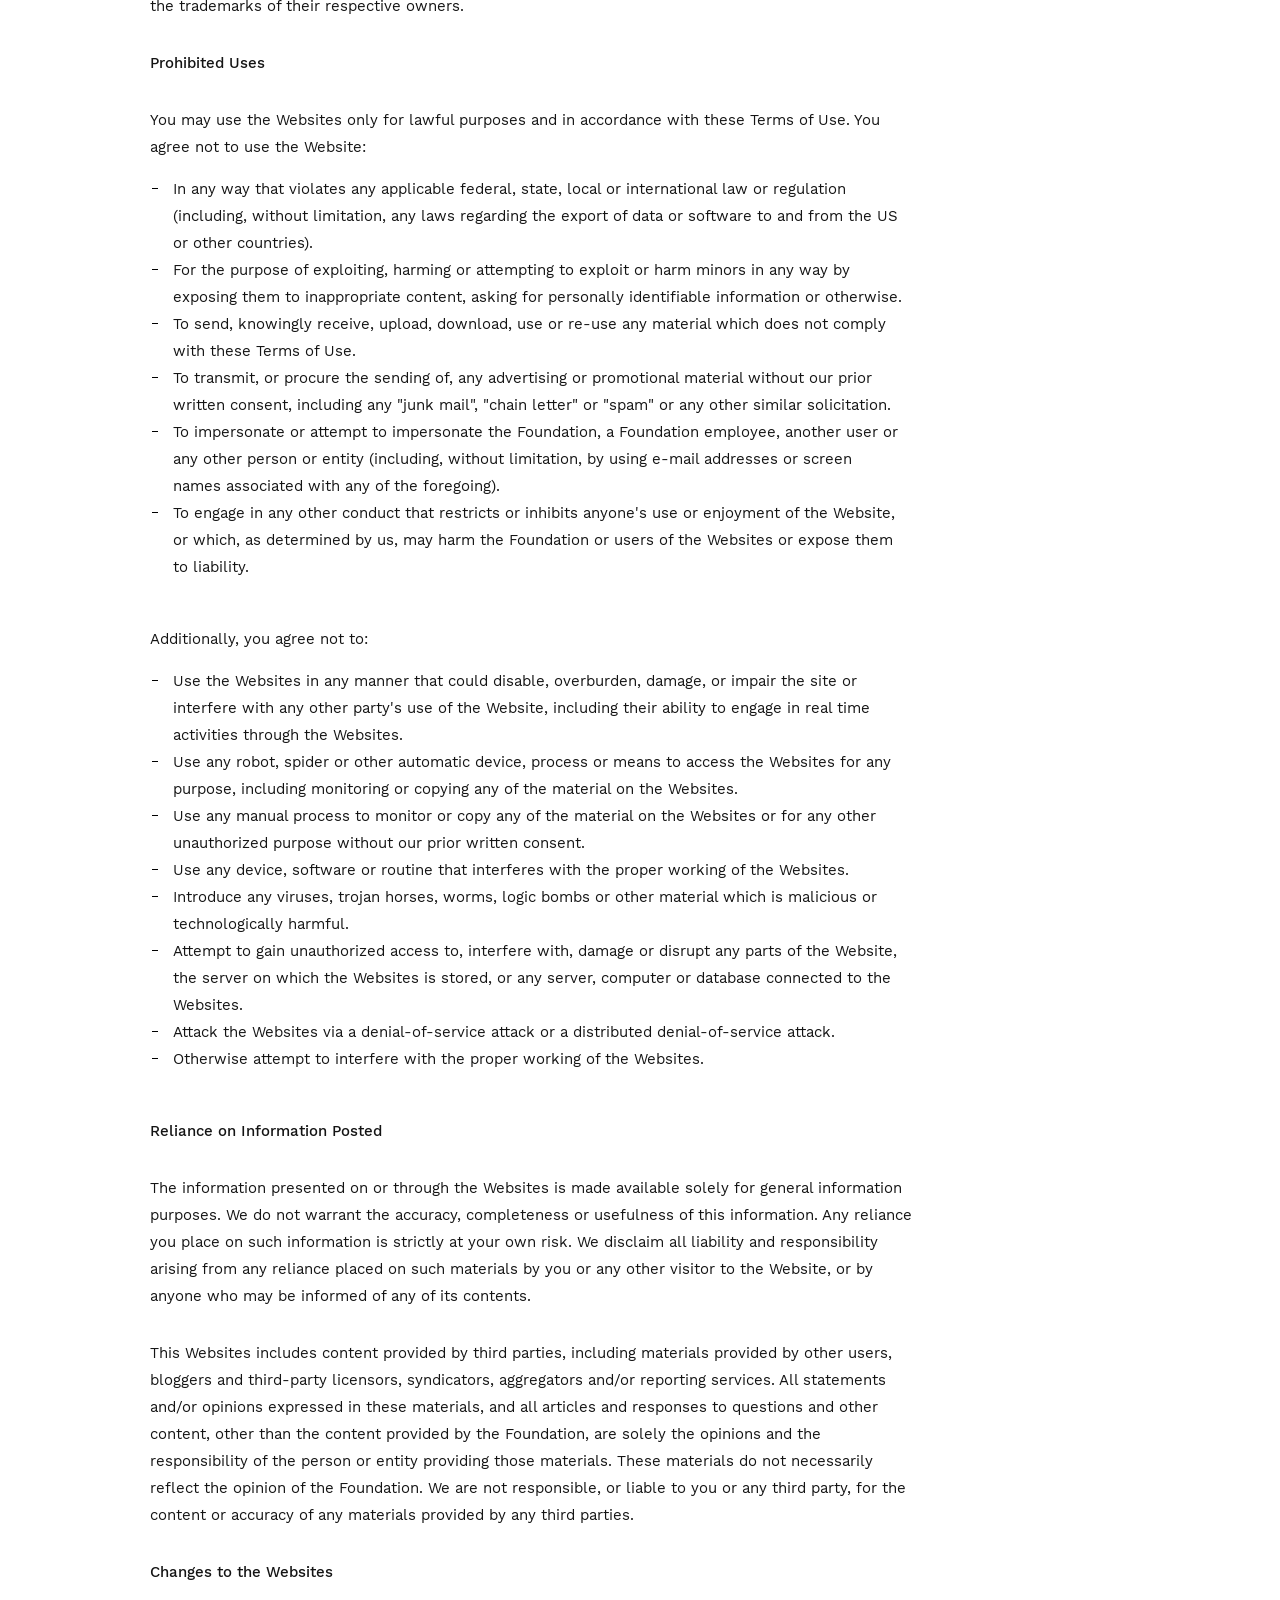
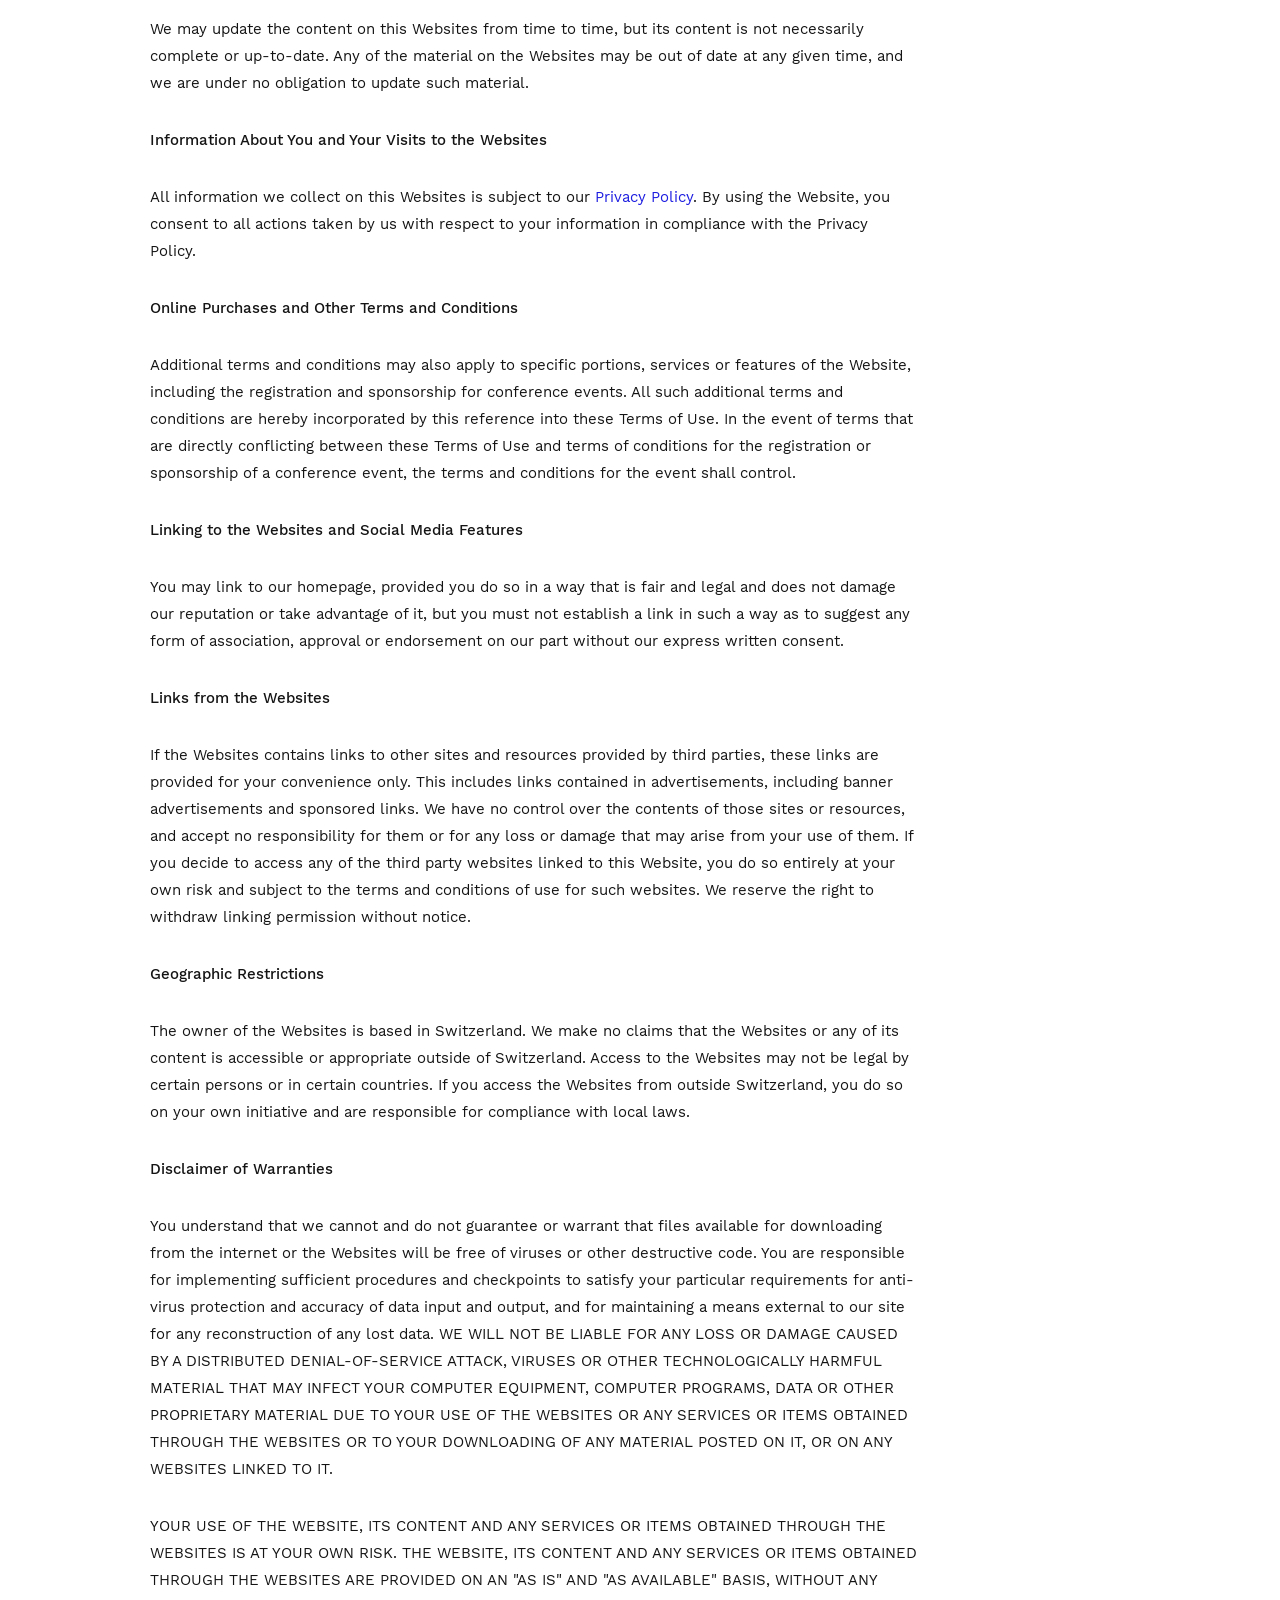
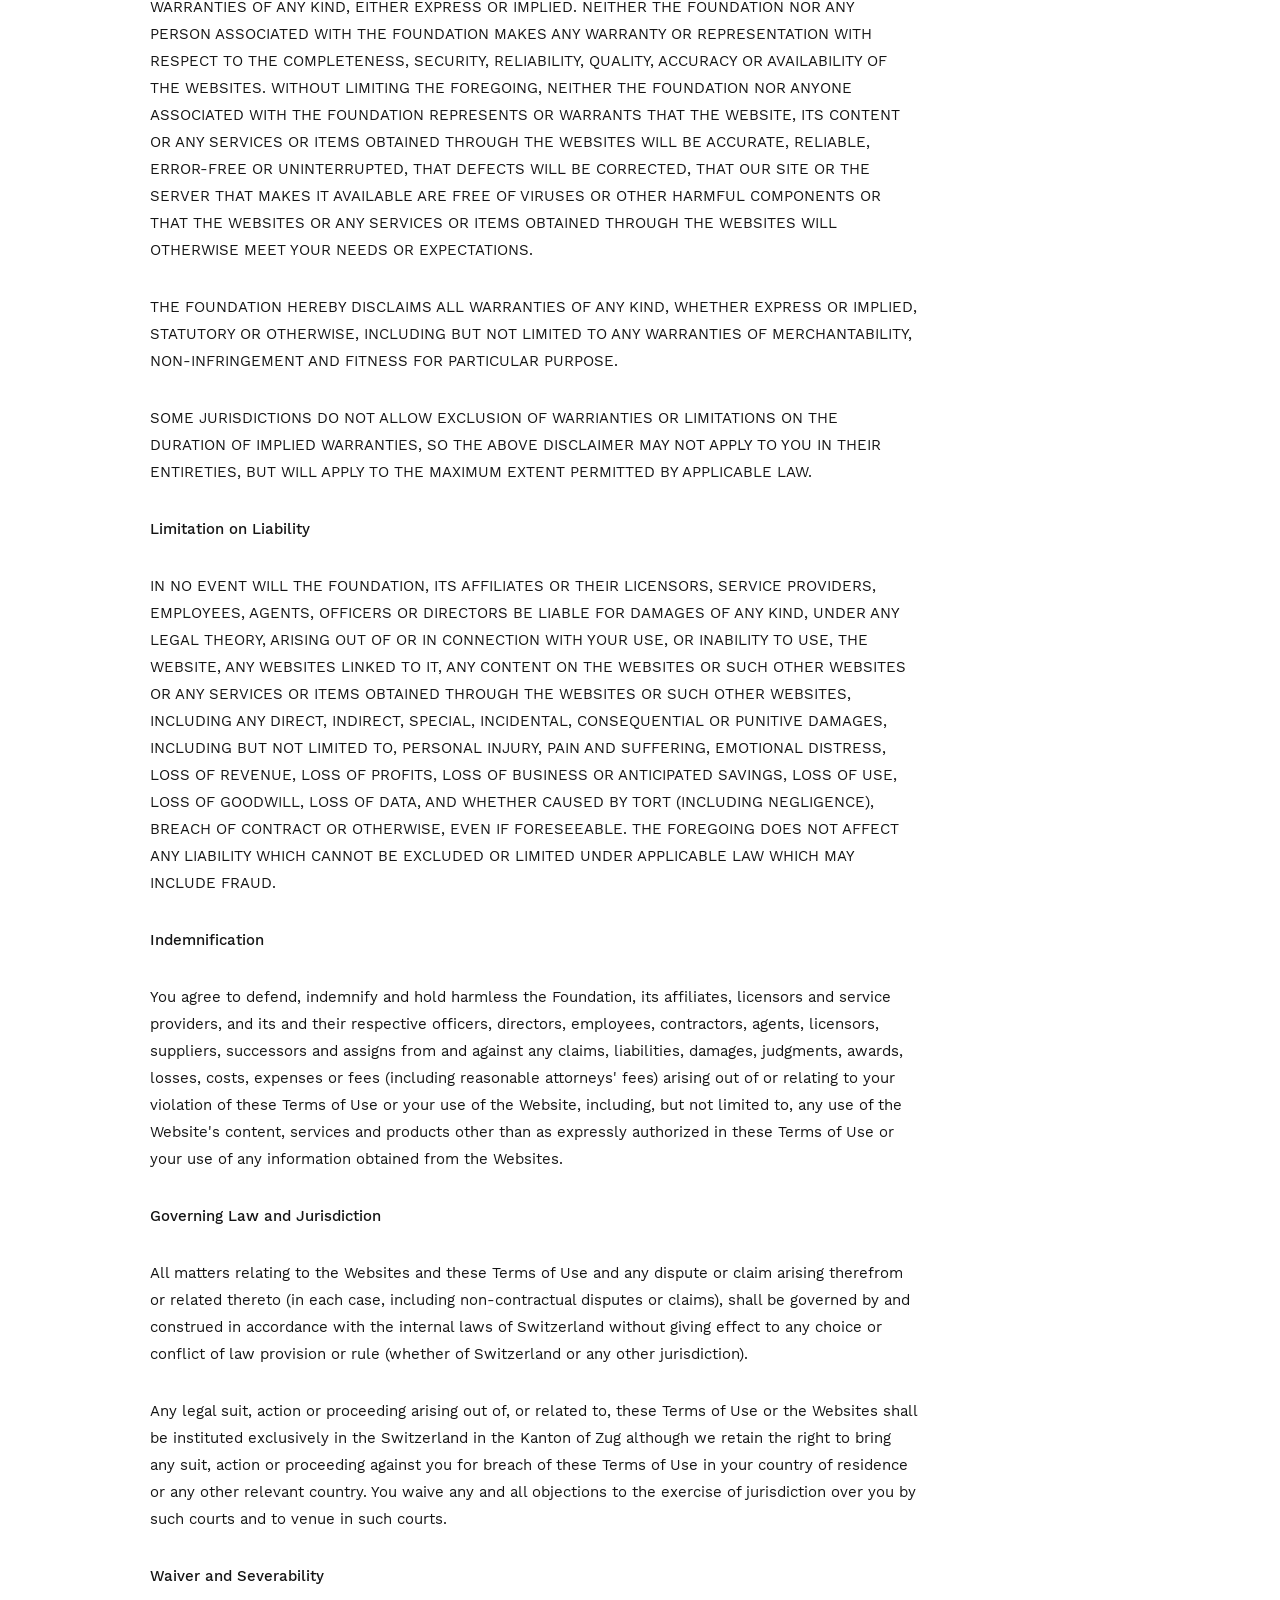
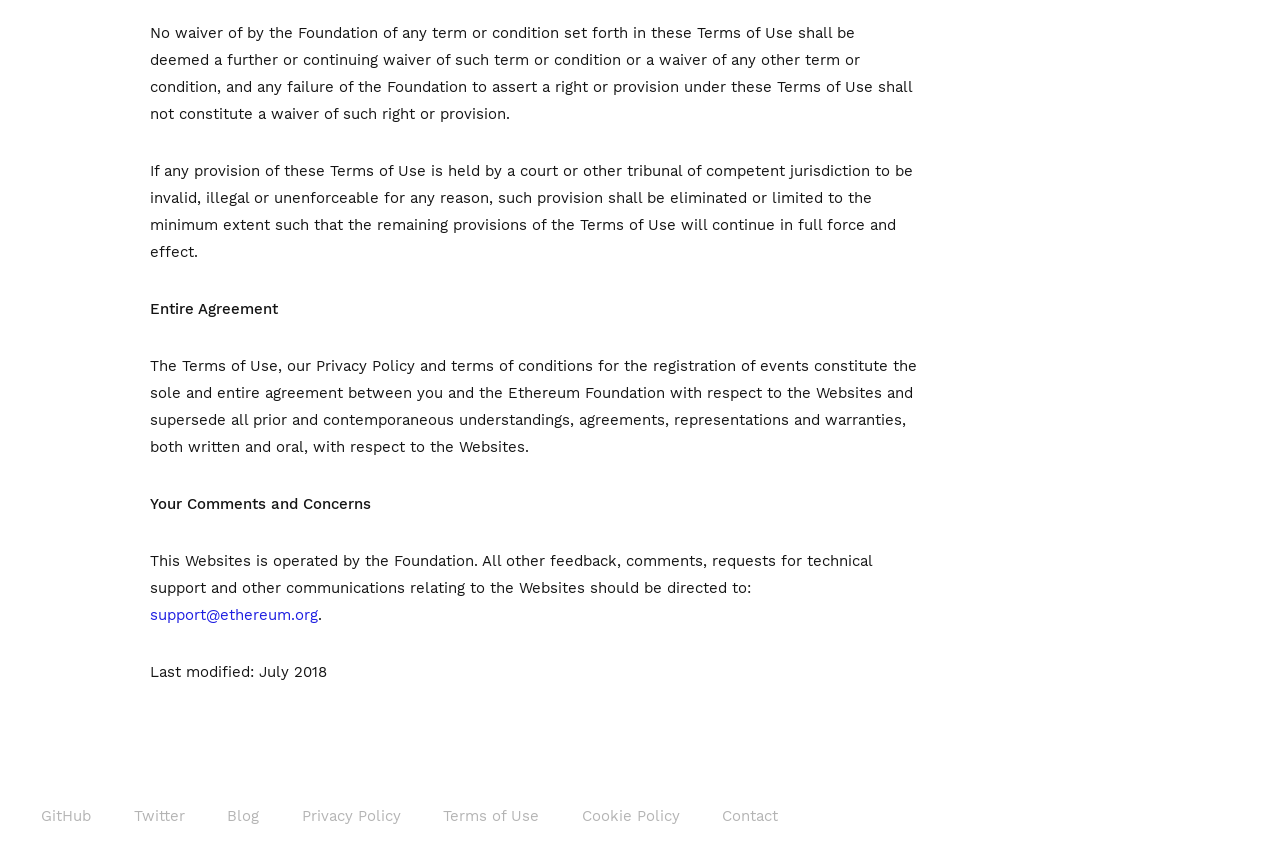
<file: terms-of-use/index.html>
<!DOCTYPE html>
<html lang="en-US">
  <head>
    <meta charset="utf-8">
    <meta name="viewport" content="width=device-width,initial-scale=1">
    <title>Terms of Use | Ethereum</title>
    <meta name="description" content="Ethereum resources">
    <meta name="viewport" content="width=device-width,initial-scale=1,maximum-scale=1,maximum-scale=1">
  <link rel="icon" type="image/png" href="/favicon.png">
  <meta name="twitter:site" content="@Ethereum">
  <meta name="twitter:creator" content="@Ethereum">
  <meta property="og:type" content="website">
  <meta property="og:title" content="Ethereum">
  <meta property="og:site_name" content="ethereum.org">
  <meta property="og:description" content="Ethereum is a global, decentralized platform for money and new kinds of applications. On Ethereum, you can write code that controls money, and build applications accessible anywhere in the world.">
  <meta property="og:url" content="https://ethereum.org">
  <meta property="og:image" content="https://ethereum.org/assets/img/hero.bc77fa26.jpg">
    
    <link rel="preload" href="/assets/css/0.styles.08c10b03.css" as="style"><link rel="preload" href="/assets/js/app.35165516.js" as="script"><link rel="preload" href="/assets/js/2.c9c78bec.js" as="script"><link rel="preload" href="/assets/js/11.da9baf4d.js" as="script"><link rel="prefetch" href="/assets/js/10.229bd6b8.js"><link rel="prefetch" href="/assets/js/12.11da9d1b.js"><link rel="prefetch" href="/assets/js/13.de665fdb.js"><link rel="prefetch" href="/assets/js/3.2403fd28.js"><link rel="prefetch" href="/assets/js/4.be2b34cf.js"><link rel="prefetch" href="/assets/js/5.034a94a2.js"><link rel="prefetch" href="/assets/js/6.a00918c1.js"><link rel="prefetch" href="/assets/js/7.6b6fb184.js"><link rel="prefetch" href="/assets/js/8.26aa8255.js"><link rel="prefetch" href="/assets/js/9.7d0b31f2.js">
    <link rel="stylesheet" href="/assets/css/0.styles.08c10b03.css">
  </head>
  <body>
    <div id="app" data-server-rendered="true"><div id="wrapper" data-v-98d27aac><header class="header-right flex" data-v-71d447c6 data-v-98d27aac><div class="flex" data-v-71d447c6><div class="sidebar-button" data-v-71d447c6><svg width="25px" height="20px" viewBox="0 0 25 20" xmlns="http://www.w3.org/2000/svg" aria-hidden="true" role="img" class="icon"><title>Hamburger menu button</title> <g transform="translate(-22.000000, -2.000000)"><g transform="translate(22.000000, 2.545974)"><path d="M24.7714844,0.5 L0,0.5"></path> <path d="M24.7714844,9.72701303 L0,9.72701303"></path> <path d="M24.7714844,18.9540261 L0,18.9540261"></path></g></g></svg> <a href="/" class="home-link router-link-active"><span class="site-name">Ethereum</span></a></div> <a href="/" class="router-link-active" data-v-71d447c6><img src="/assets/img/ethereum-logo-wireframe.8c2f2894.png" alt="Ethereum Logo" class="header-logo sm-hide" data-v-71d447c6></a> <nav class="nav-links sm-hide" data-v-71d447c6><ul class="nav-ul"><li class="nav-item"><a href="/" class="nav-link">Ethereum</a></li><li class="nav-item"><a href="/beginners/" class="nav-link">Beginners</a></li><li class="nav-item"><a href="/use/" class="nav-link">Use</a></li><li class="nav-item"><a href="/learn/" class="nav-link">Learn</a></li><li class="nav-item"><a href="/developers/" class="nav-link">Developers</a></li></ul></nav></div> <div class="menu inline flex flex-center" data-v-71d447c6><div class="search-box" data-v-71d447c6><input aria-label="Search" autocomplete="off" spellcheck="false" value=""> <!----></div> <a href="https://github.com/ethereum/ethereum-org-website" target="_blank" title="Fork This Page (Github)" data-v-71d447c6><img alt="Github" src="/assets/img/icon-github.3720c649.svg" class="hide-dark" data-v-71d447c6> <img alt="Github" src="/assets/img/icon-github-white.e05d488b.svg" class="show-dark" data-v-71d447c6></a> <span class="pointer view-mode" data-v-71d447c6><img alt="Switch to Dark Mode" src="/assets/img/icon-sun.f0087fa4.svg" class="hide-dark" data-v-71d447c6> <img alt="Switch to Light Mode" src="/assets/img/icon-moon.0d522939.svg" class="show-dark" data-v-71d447c6></span></div></header> <!----> <main class="page" data-v-98d27aac><div class="content__default" data-v-98d27aac><h1 id="terms-of-use"><a href="#terms-of-use" aria-hidden="true" class="header-anchor">↳</a> Terms of Use</h1> <p><strong>PLEASE READ THESE TERMS OF USE BEFORE USING THE WEBSITES.</strong></p> <p>Acceptance of the Terms of Use These terms of use are entered into by
and between you and the Ethereum Foundation (&quot;Foundation&quot;, &quot;we&quot; or
&quot;us&quot;). The following terms and conditions, together with any documents
they expressly incorporate by reference (collectively, these &quot;Terms of
Use&quot;), govern your access to and use of ethereum.org, including any
content, functionality and services offered on or through ethereum.org,
ethereumfoundation.org and blog.ethereum.org (together, the
&quot;Website&quot;).</p> <p>Please read the Terms of Use carefully before you start to use the
Websites. By using the Websites or by clicking to accept or agree to the
Terms of Use when this option is made available to you, you accept and
agree to be bound and abide by these Terms of Use in addition to</p> <ul><li>our <a href="/privacy-policy/">Privacy Policy</a>, incorporated herein by
reference; and</li> <li>our <a href="/cookie-policy/">Cookie Policy</a>, incorporated herein by
reference.</li></ul> <p>If you do not to agree to these Terms of Use or the Privacy Policy, you
must not access or use the Websites.</p> <p><strong>Who May Use the Websites</strong></p> <p>This Websites is offered and available to users who are 13 years of age
or older for personal use only and not for commercial use. The Websites
is not intended for children under 13 years of age. By using this
Website, you represent and warrant that you (i) are 13 years of age or
older, (ii) are not barred to use the Websites under any applicable law,
and (iii) are using the Websites only for your own personal use. If you
do not meet these requirements, you must not access or use the Websites.</p> <p><strong>Changes to the Terms of Use</strong></p> <p>We may revise and update these Terms of Use from time to time in our
sole discretion. All changes are effective immediately when we post
them.</p> <p>Your continued use of the Websites following the posting of revised
Terms of Use means that you accept and agree to the changes. You are
expected to check this page frequently so you are aware of any changes,
as they are binding on you.</p> <p><strong>Accessing the Websites and Account Security</strong></p> <p>We reserve the right to withdraw or amend this Website, and any service
or material we provide on the Website, in our sole discretion without
notice. We do not guarantee that our site or any content on it, will
always be available or be interrupted. We will not be liable if for any
reason all or any part of the Websites is unavailable at any time or for
any period. From time to time, we may restrict access to some parts of
the Website, or the entire Website, to users.</p> <p>You are responsible for:</p> <ul><li>Making all arrangements necessary for you to have access to the
Websites.</li> <li>Ensuring that all persons who access the Websites through your
internet connection are aware of these Terms of Use and comply with
them.</li></ul> <p>To access the Websites or some of the resources it offers, you may be
asked to provide certain registration details or other information. It
is a condition of your use of the Websites that all the information you
provide on the Websites is correct, current and complete. You agree that
all information you provide to register using this Websites or
otherwise, including, but not limited to, using any interactive features
on the Website, is governed by our Privacy Policy, and you consent to
all actions we take with respect to your information consistent with our
Privacy Policy.</p> <p>You should use particular caution when inputting personal information on
to the Websites on a public or shared computer so that others are not
able to view or record your personal information.</p> <p><strong>Intellectual Property Rights</strong></p> <p>The Websites and its entire contents, features and functionality
(including but not limited to all information, software, text, displays,
images, video and audio, and the design, selection and arrangement
thereof), are owned by the Foundation, its licensors or other providers
of such material and are protected by copyright, trademark, patent,
trade secret and other intellectual property or proprietary rights laws.</p> <p>These Terms of Use permit you to use the Websites for your personal,
non-commercial use only. You must not reproduce, distribute, modify,
create derivative works of, publicly display, publicly perform,
republish, download, store or transmit any of the material on our
Website, except as follows:</p> <ul><li>Your computer may temporarily store copies of such materials in RAM
incidental to your accessing and viewing those materials.</li> <li>You may store files that are automatically cached by your Web
browser for display enhancement purposes.</li> <li>You may print or download one copy of a reasonable number of pages
of the Websites for your own personal, non-commercial use and not
for further reproduction, publication or distribution.</li> <li>If we provide desktop, mobile or other applications for download,
you may download a single copy to your computer or mobile device
solely for your own personal, non-commercial use, provided you agree
to be bound by our end user license agreement for such applications.</li></ul> <p><strong>You must not:</strong></p> <ul><li>Modify copies of any materials from this site.</li> <li>Delete or alter any copyright, trademark or other proprietary rights
notices from copies of materials from this site.</li></ul> <p>You must not access or use for any commercial purposes any part of the
Websites or any services or materials available through the Websites.</p> <p>If you wish to make any use of materials on the Websites other than that
set out in this section, please address your request to:
notices@ethereum.org.</p> <p>If you print, copy, modify, download or otherwise use or provide any
other person with access to any part of the Websites in breach of the
Terms of Use, your right to use the Websites will cease immediately and
you must, at our option, return or destroy any copies of the materials
you have made. No right, title or interest in or to the Websites or any
content on the Websites is transferred to you, and all rights not
expressly granted are reserved by the Foundation. Any use of the
Websites not expressly permitted by these Terms of Use is a breach of
these Terms of Use and may violate copyright, trademark and other laws.</p> <p><strong>Trademarks</strong></p> <p>The Foundation name, the terms Ethereum Switzerland, Ethereum Asia, the
Foundation logo and all related names, logos, product and service names,
designs and slogans are trademarks of the Foundation or its affiliates
or licensors. You must not use such marks without the prior written
permission of the Foundation. All other names, logos, product and
service names, designs and slogans on this Websites are the trademarks
of their respective owners.</p> <p><strong>Prohibited Uses</strong></p> <p>You may use the Websites only for lawful purposes and in accordance with
these Terms of Use. You agree not to use the Website:</p> <ul><li>In any way that violates any applicable federal, state, local or
international law or regulation (including, without limitation, any
laws regarding the export of data or software to and from the US or
other countries).</li> <li>For the purpose of exploiting, harming or attempting to exploit or
harm minors in any way by exposing them to inappropriate content,
asking for personally identifiable information or otherwise.</li> <li>To send, knowingly receive, upload, download, use or re-use any
material which does not comply with these Terms of Use.</li> <li>To transmit, or procure the sending of, any advertising or
promotional material without our prior written consent, including
any &quot;junk mail&quot;, &quot;chain letter&quot; or &quot;spam&quot; or any other similar
solicitation.</li> <li>To impersonate or attempt to impersonate the Foundation, a
Foundation employee, another user or any other person or entity
(including, without limitation, by using e-mail addresses or screen
names associated with any of the foregoing).</li> <li>To engage in any other conduct that restricts or inhibits anyone's
use or enjoyment of the Website, or which, as determined by us, may
harm the Foundation or users of the Websites or expose them to
liability.</li></ul> <p>Additionally, you agree not to:</p> <ul><li>Use the Websites in any manner that could disable, overburden,
damage, or impair the site or interfere with any other party's use
of the Website, including their ability to engage in real time
activities through the Websites.</li> <li>Use any robot, spider or other automatic device, process or means to
access the Websites for any purpose, including monitoring or copying
any of the material on the Websites.</li> <li>Use any manual process to monitor or copy any of the material on the
Websites or for any other unauthorized purpose without our prior
written consent.</li> <li>Use any device, software or routine that interferes with the proper
working of the Websites.</li> <li>Introduce any viruses, trojan horses, worms, logic bombs or other
material which is malicious or technologically harmful.</li> <li>Attempt to gain unauthorized access to, interfere with, damage or
disrupt any parts of the Website, the server on which the Websites
is stored, or any server, computer or database connected to the
Websites.</li> <li>Attack the Websites via a denial-of-service attack or a distributed
denial-of-service attack.</li> <li>Otherwise attempt to interfere with the proper working of the
Websites.</li></ul> <p><strong>Reliance on Information Posted</strong></p> <p>The information presented on or through the Websites is made available
solely for general information purposes. We do not warrant the accuracy,
completeness or usefulness of this information. Any reliance you place
on such information is strictly at your own risk. We disclaim all
liability and responsibility arising from any reliance placed on such
materials by you or any other visitor to the Website, or by anyone who
may be informed of any of its contents.</p> <p>This Websites includes content provided by third parties, including
materials provided by other users, bloggers and third-party licensors,
syndicators, aggregators and/or reporting services. All statements
and/or opinions expressed in these materials, and all articles and
responses to questions and other content, other than the content
provided by the Foundation, are solely the opinions and the
responsibility of the person or entity providing those materials. These
materials do not necessarily reflect the opinion of the Foundation. We
are not responsible, or liable to you or any third party, for the
content or accuracy of any materials provided by any third parties.</p> <p><strong>Changes to the Websites</strong></p> <p>We may update the content on this Websites from time to time, but its
content is not necessarily complete or up-to-date. Any of the material
on the Websites may be out of date at any given time, and we are under
no obligation to update such material.</p> <p><strong>Information About You and Your Visits to the Websites</strong></p> <p>All information we collect on this Websites is subject to our <a href="/privacy-policy">Privacy
Policy</a>. By using the Website, you consent to all
actions taken by us with respect to your information in compliance with
the Privacy Policy.</p> <p><strong>Online Purchases and Other Terms and Conditions</strong></p> <p>Additional terms and conditions may also apply to specific portions,
services or features of the Website, including the registration and
sponsorship for conference events. All such additional terms and
conditions are hereby incorporated by this reference into these Terms of
Use. In the event of terms that are directly conflicting between these
Terms of Use and terms of conditions for the registration or sponsorship
of a conference event, the terms and conditions for the event shall
control.</p> <p><strong>Linking to the Websites and Social Media Features</strong></p> <p>You may link to our homepage, provided you do so in a way that is fair
and legal and does not damage our reputation or take advantage of it,
but you must not establish a link in such a way as to suggest any form
of association, approval or endorsement on our part without our express
written consent.</p> <p><strong>Links from the Websites</strong></p> <p>If the Websites contains links to other sites and resources provided by
third parties, these links are provided for your convenience only. This
includes links contained in advertisements, including banner
advertisements and sponsored links. We have no control over the contents
of those sites or resources, and accept no responsibility for them or
for any loss or damage that may arise from your use of them. If you
decide to access any of the third party websites linked to this Website,
you do so entirely at your own risk and subject to the terms and
conditions of use for such websites. We reserve the right to withdraw
linking permission without notice.</p> <p><strong>Geographic Restrictions</strong></p> <p>The owner of the Websites is based in Switzerland. We make no claims
that the Websites or any of its content is accessible or appropriate
outside of Switzerland. Access to the Websites may not be legal by
certain persons or in certain countries. If you access the Websites from
outside Switzerland, you do so on your own initiative and are
responsible for compliance with local laws.</p> <p><strong>Disclaimer of Warranties</strong></p> <p>You understand that we cannot and do not guarantee or warrant that files
available for downloading from the internet or the Websites will be free
of viruses or other destructive code. You are responsible for
implementing sufficient procedures and checkpoints to satisfy your
particular requirements for anti-virus protection and accuracy of data
input and output, and for maintaining a means external to our site for
any reconstruction of any lost data. WE WILL NOT BE LIABLE FOR ANY LOSS
OR DAMAGE CAUSED BY A DISTRIBUTED DENIAL-OF-SERVICE ATTACK, VIRUSES OR
OTHER TECHNOLOGICALLY HARMFUL MATERIAL THAT MAY INFECT YOUR COMPUTER
EQUIPMENT, COMPUTER PROGRAMS, DATA OR OTHER PROPRIETARY MATERIAL DUE TO
YOUR USE OF THE WEBSITES OR ANY SERVICES OR ITEMS OBTAINED THROUGH THE
WEBSITES OR TO YOUR DOWNLOADING OF ANY MATERIAL POSTED ON IT, OR ON ANY
WEBSITES LINKED TO IT.</p> <p>YOUR USE OF THE WEBSITE, ITS CONTENT AND ANY SERVICES OR ITEMS OBTAINED
THROUGH THE WEBSITES IS AT YOUR OWN RISK. THE WEBSITE, ITS CONTENT AND
ANY SERVICES OR ITEMS OBTAINED THROUGH THE WEBSITES ARE PROVIDED ON AN
&quot;AS IS&quot; AND &quot;AS AVAILABLE&quot; BASIS, WITHOUT ANY WARRANTIES OF ANY
KIND, EITHER EXPRESS OR IMPLIED. NEITHER THE FOUNDATION NOR ANY PERSON
ASSOCIATED WITH THE FOUNDATION MAKES ANY WARRANTY OR REPRESENTATION WITH
RESPECT TO THE COMPLETENESS, SECURITY, RELIABILITY, QUALITY, ACCURACY OR
AVAILABILITY OF THE WEBSITES. WITHOUT LIMITING THE FOREGOING, NEITHER
THE FOUNDATION NOR ANYONE ASSOCIATED WITH THE FOUNDATION REPRESENTS OR
WARRANTS THAT THE WEBSITE, ITS CONTENT OR ANY SERVICES OR ITEMS OBTAINED
THROUGH THE WEBSITES WILL BE ACCURATE, RELIABLE, ERROR-FREE OR
UNINTERRUPTED, THAT DEFECTS WILL BE CORRECTED, THAT OUR SITE OR THE
SERVER THAT MAKES IT AVAILABLE ARE FREE OF VIRUSES OR OTHER HARMFUL
COMPONENTS OR THAT THE WEBSITES OR ANY SERVICES OR ITEMS OBTAINED
THROUGH THE WEBSITES WILL OTHERWISE MEET YOUR NEEDS OR EXPECTATIONS.</p> <p>THE FOUNDATION HEREBY DISCLAIMS ALL WARRANTIES OF ANY KIND, WHETHER
EXPRESS OR IMPLIED, STATUTORY OR OTHERWISE, INCLUDING BUT NOT LIMITED TO
ANY WARRANTIES OF MERCHANTABILITY, NON-INFRINGEMENT AND FITNESS FOR
PARTICULAR PURPOSE.</p> <p>SOME JURISDICTIONS DO NOT ALLOW EXCLUSION OF WARRIANTIES OR LIMITATIONS
ON THE DURATION OF IMPLIED WARRANTIES, SO THE ABOVE DISCLAIMER MAY NOT
APPLY TO YOU IN THEIR ENTIRETIES, BUT WILL APPLY TO THE MAXIMUM EXTENT
PERMITTED BY APPLICABLE LAW.</p> <p><strong>Limitation on Liability</strong></p> <p>IN NO EVENT WILL THE FOUNDATION, ITS AFFILIATES OR THEIR LICENSORS,
SERVICE PROVIDERS, EMPLOYEES, AGENTS, OFFICERS OR DIRECTORS BE LIABLE
FOR DAMAGES OF ANY KIND, UNDER ANY LEGAL THEORY, ARISING OUT OF OR IN
CONNECTION WITH YOUR USE, OR INABILITY TO USE, THE WEBSITE, ANY WEBSITES
LINKED TO IT, ANY CONTENT ON THE WEBSITES OR SUCH OTHER WEBSITES OR ANY
SERVICES OR ITEMS OBTAINED THROUGH THE WEBSITES OR SUCH OTHER WEBSITES,
INCLUDING ANY DIRECT, INDIRECT, SPECIAL, INCIDENTAL, CONSEQUENTIAL OR
PUNITIVE DAMAGES, INCLUDING BUT NOT LIMITED TO, PERSONAL INJURY, PAIN
AND SUFFERING, EMOTIONAL DISTRESS, LOSS OF REVENUE, LOSS OF PROFITS,
LOSS OF BUSINESS OR ANTICIPATED SAVINGS, LOSS OF USE, LOSS OF GOODWILL,
LOSS OF DATA, AND WHETHER CAUSED BY TORT (INCLUDING NEGLIGENCE), BREACH
OF CONTRACT OR OTHERWISE, EVEN IF FORESEEABLE. THE FOREGOING DOES NOT
AFFECT ANY LIABILITY WHICH CANNOT BE EXCLUDED OR LIMITED UNDER
APPLICABLE LAW WHICH MAY INCLUDE FRAUD.</p> <p><strong>Indemnification</strong></p> <p>You agree to defend, indemnify and hold harmless the Foundation, its
affiliates, licensors and service providers, and its and their
respective officers, directors, employees, contractors, agents,
licensors, suppliers, successors and assigns from and against any
claims, liabilities, damages, judgments, awards, losses, costs, expenses
or fees (including reasonable attorneys' fees) arising out of or
relating to your violation of these Terms of Use or your use of the
Website, including, but not limited to, any use of the Website's
content, services and products other than as expressly authorized in
these Terms of Use or your use of any information obtained from the
Websites.</p> <p><strong>Governing Law and Jurisdiction</strong></p> <p>All matters relating to the Websites and these Terms of Use and any
dispute or claim arising therefrom or related thereto (in each case,
including non-contractual disputes or claims), shall be governed by and
construed in accordance with the internal laws of Switzerland without
giving effect to any choice or conflict of law provision or rule
(whether of Switzerland or any other jurisdiction).</p> <p>Any legal suit, action or proceeding arising out of, or related to,
these Terms of Use or the Websites shall be instituted exclusively in
the Switzerland in the Kanton of Zug although we retain the right to
bring any suit, action or proceeding against you for breach of these
Terms of Use in your country of residence or any other relevant country.
You waive any and all objections to the exercise of jurisdiction over
you by such courts and to venue in such courts.</p> <p><strong>Waiver and Severability</strong></p> <p>No waiver of by the Foundation of any term or condition set forth in
these Terms of Use shall be deemed a further or continuing waiver of
such term or condition or a waiver of any other term or condition, and
any failure of the Foundation to assert a right or provision under these
Terms of Use shall not constitute a waiver of such right or provision.</p> <p>If any provision of these Terms of Use is held by a court or other
tribunal of competent jurisdiction to be invalid, illegal or
unenforceable for any reason, such provision shall be eliminated or
limited to the minimum extent such that the remaining provisions of the
Terms of Use will continue in full force and effect.</p> <p><strong>Entire Agreement</strong></p> <p>The Terms of Use, our Privacy Policy and terms of conditions for the
registration of events constitute the sole and entire agreement between
you and the Ethereum Foundation with respect to the Websites and
supersede all prior and contemporaneous understandings, agreements,
representations and warranties, both written and oral, with respect to
the Websites.</p> <p><strong>Your Comments and Concerns</strong></p> <p>This Websites is operated by the Foundation. All other feedback,
comments, requests for technical support and other communications
relating to the Websites should be directed to: <a href="mailto:support@ethereum.org">support@ethereum.org</a>.</p> <p>Last modified: July 2018</p></div></main> <div class="sidebar" data-v-98d27aac><nav class="nav-links"><ul class="nav-ul"><li class="nav-item"><a href="/" class="nav-link">Ethereum</a></li><li class="nav-item"><a href="/beginners/" class="nav-link">Beginners</a></li><li class="nav-item"><a href="/use/" class="nav-link">Use</a></li><li class="nav-item"><a href="/learn/" class="nav-link">Learn</a></li><li class="nav-item"><a href="/developers/" class="nav-link">Developers</a></li></ul></nav>  <!----> </div> <footer class="footer" data-v-5a057320 data-v-98d27aac><div class="credits" data-v-5a057320>
    Artwork by <a href="https://impermanence.co" target="_blank" data-v-5a057320>Lili Feyerabend</a> feat. <a href="https://ilankatin.com" target="_blank" data-v-5a057320>ilan katin</a>, <a href="https://linktr.ee/mattiacprodukt" target="_blank" data-v-5a057320>Mattia Cuttini</a>, <a href="https://oficinastk.github.io" target="_blank" data-v-5a057320>Oficinas TK</a>, <a href="https://xcopyart.com" target="_blank" data-v-5a057320>XCOPY</a>.
  </div> <ul data-v-5a057320><li data-v-5a057320><a href="https://github.com/ethereum" target="_blank" data-v-5a057320>GitHub</a></li> <li data-v-5a057320><a href="https://twitter.com/ethereum" target="_blank" data-v-5a057320>Twitter</a></li> <li data-v-5a057320><a href="https://blog.ethereum.org/" data-v-5a057320>Blog</a></li> <li data-v-5a057320><a href="/privacy-policy/" data-v-5a057320>Privacy Policy</a></li> <li data-v-5a057320><a href="/terms-of-use/" class="router-link-exact-active router-link-active" data-v-5a057320>Terms of Use</a></li> <li data-v-5a057320><a href="/cookie-policy/" data-v-5a057320>Cookie Policy</a></li> <li data-v-5a057320><a href="mailto:press@ethereum.org" data-v-5a057320>Contact</a></li></ul></footer> <a href="https://hackernoon.com/rethinking-the-identity-of-ethereumorg-l718w347l" target="_blank" data-v-98d27aac><button class="announcement" data-v-98d27aac>
      Read about the new artwork!  <span class="accent" data-v-98d27aac>→  More</span></button></a></div><div class="global-ui"></div></div>
    <script src="/assets/js/app.35165516.js" defer></script><script src="/assets/js/2.c9c78bec.js" defer></script><script src="/assets/js/11.da9baf4d.js" defer></script>
  </body>
</html>
</file>
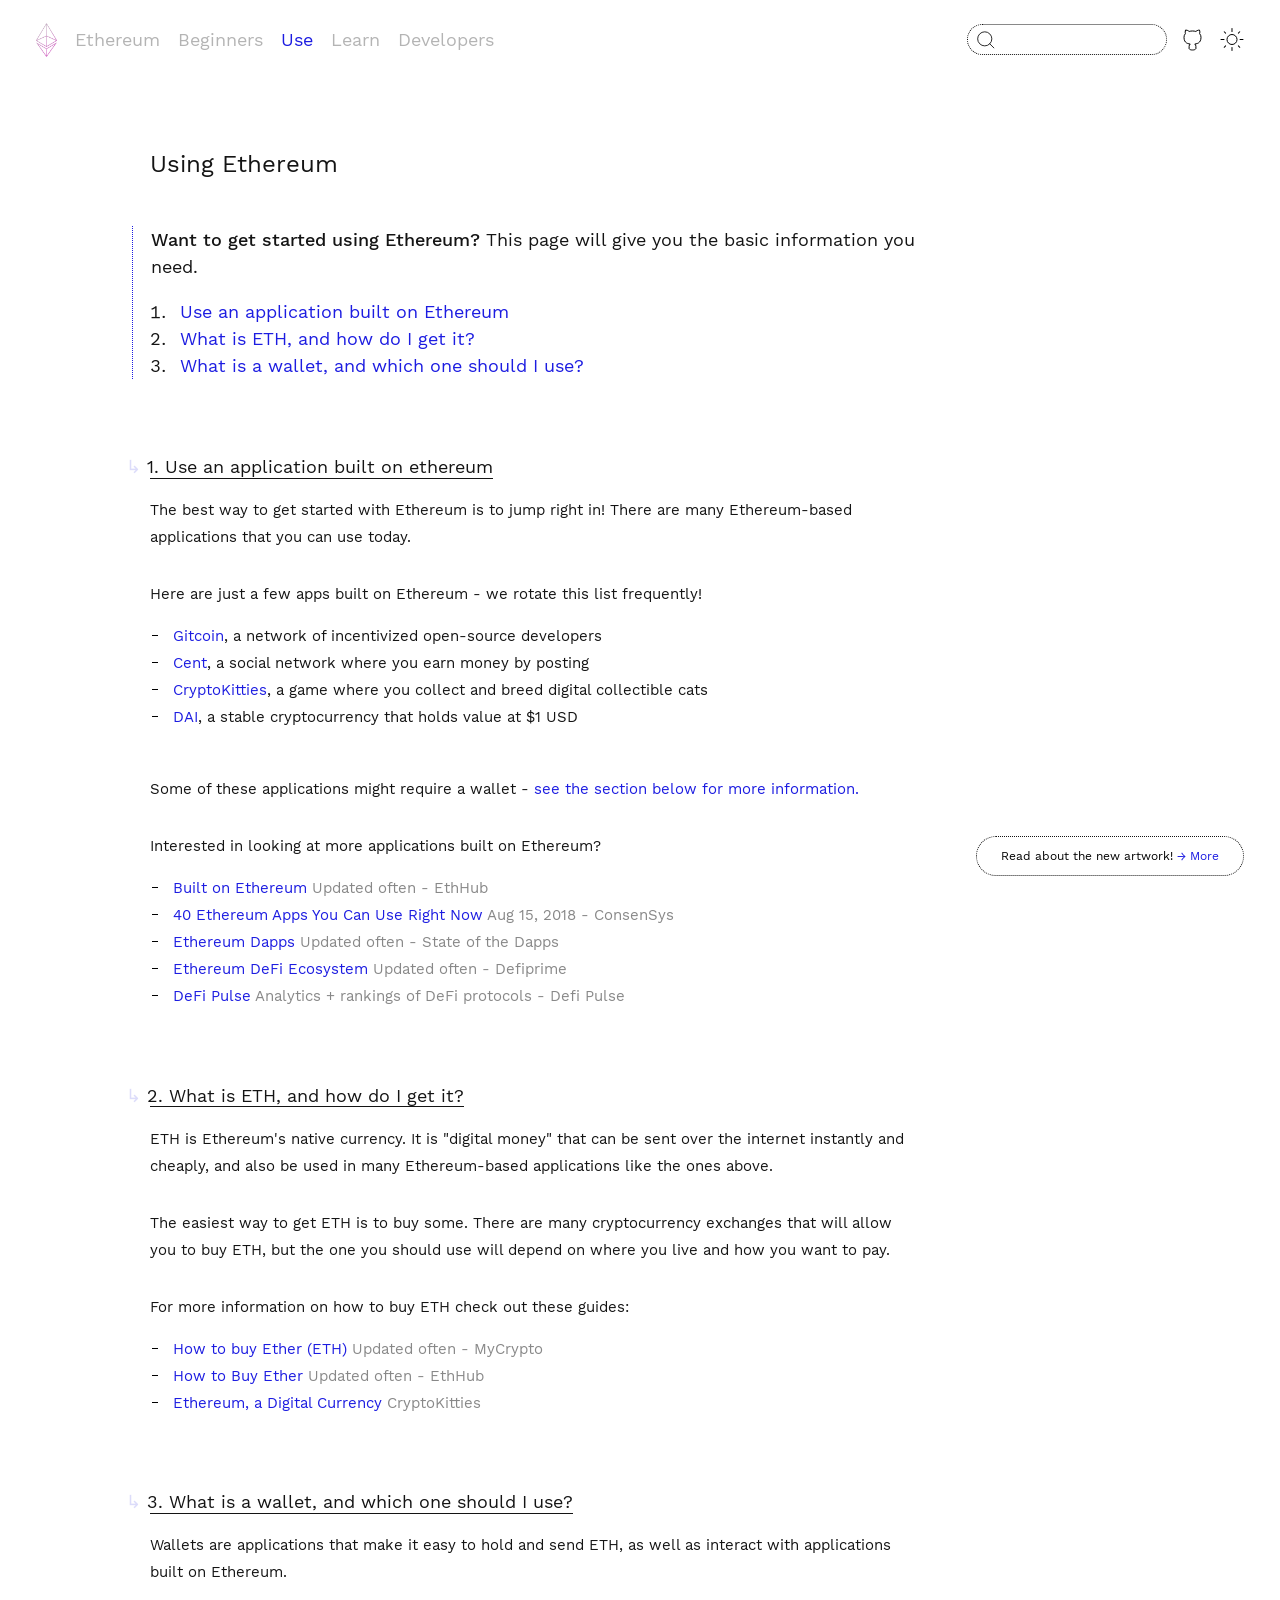
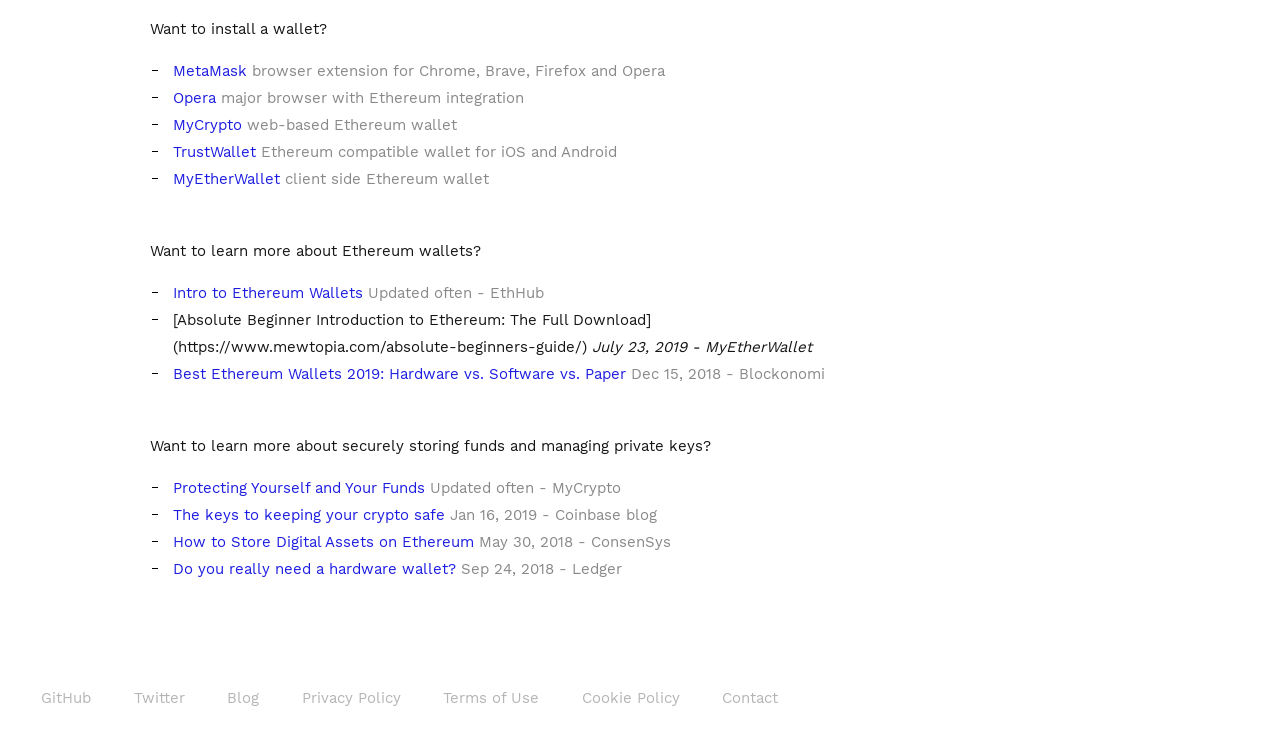
<file: use/index.html>
<!DOCTYPE html>
<html lang="en-US">
  <head>
    <meta charset="utf-8">
    <meta name="viewport" content="width=device-width,initial-scale=1">
    <title>Use | Ethereum</title>
    <meta name="description" content="Ethereum resources">
    <meta name="viewport" content="width=device-width,initial-scale=1,maximum-scale=1,maximum-scale=1">
  <link rel="icon" type="image/png" href="/favicon.png">
  <meta name="twitter:site" content="@Ethereum">
  <meta name="twitter:creator" content="@Ethereum">
  <meta property="og:type" content="website">
  <meta property="og:title" content="Ethereum">
  <meta property="og:site_name" content="ethereum.org">
  <meta property="og:description" content="Ethereum is a global, decentralized platform for money and new kinds of applications. On Ethereum, you can write code that controls money, and build applications accessible anywhere in the world.">
  <meta property="og:url" content="https://ethereum.org">
  <meta property="og:image" content="https://ethereum.org/assets/img/hero.bc77fa26.jpg">
    
    <link rel="preload" href="/assets/css/0.styles.08c10b03.css" as="style"><link rel="preload" href="/assets/js/app.35165516.js" as="script"><link rel="preload" href="/assets/js/2.c9c78bec.js" as="script"><link rel="preload" href="/assets/js/12.11da9d1b.js" as="script"><link rel="prefetch" href="/assets/js/10.229bd6b8.js"><link rel="prefetch" href="/assets/js/11.da9baf4d.js"><link rel="prefetch" href="/assets/js/13.de665fdb.js"><link rel="prefetch" href="/assets/js/3.2403fd28.js"><link rel="prefetch" href="/assets/js/4.be2b34cf.js"><link rel="prefetch" href="/assets/js/5.034a94a2.js"><link rel="prefetch" href="/assets/js/6.a00918c1.js"><link rel="prefetch" href="/assets/js/7.6b6fb184.js"><link rel="prefetch" href="/assets/js/8.26aa8255.js"><link rel="prefetch" href="/assets/js/9.7d0b31f2.js">
    <link rel="stylesheet" href="/assets/css/0.styles.08c10b03.css">
  </head>
  <body>
    <div id="app" data-server-rendered="true"><div id="wrapper" data-v-98d27aac><header class="header-right flex" data-v-71d447c6 data-v-98d27aac><div class="flex" data-v-71d447c6><div class="sidebar-button" data-v-71d447c6><svg width="25px" height="20px" viewBox="0 0 25 20" xmlns="http://www.w3.org/2000/svg" aria-hidden="true" role="img" class="icon"><title>Hamburger menu button</title> <g transform="translate(-22.000000, -2.000000)"><g transform="translate(22.000000, 2.545974)"><path d="M24.7714844,0.5 L0,0.5"></path> <path d="M24.7714844,9.72701303 L0,9.72701303"></path> <path d="M24.7714844,18.9540261 L0,18.9540261"></path></g></g></svg> <a href="/" class="home-link router-link-active"><span class="site-name">Ethereum</span></a></div> <a href="/" class="router-link-active" data-v-71d447c6><img src="/assets/img/ethereum-logo-wireframe.8c2f2894.png" alt="Ethereum Logo" class="header-logo sm-hide" data-v-71d447c6></a> <nav class="nav-links sm-hide" data-v-71d447c6><ul class="nav-ul"><li class="nav-item"><a href="/" class="nav-link">Ethereum</a></li><li class="nav-item"><a href="/beginners/" class="nav-link">Beginners</a></li><li class="nav-item"><a href="/use/" class="nav-link router-link-exact-active router-link-active">Use</a></li><li class="nav-item"><a href="/learn/" class="nav-link">Learn</a></li><li class="nav-item"><a href="/developers/" class="nav-link">Developers</a></li></ul></nav></div> <div class="menu inline flex flex-center" data-v-71d447c6><div class="search-box" data-v-71d447c6><input aria-label="Search" autocomplete="off" spellcheck="false" value=""> <!----></div> <a href="https://github.com/ethereum/ethereum-org-website" target="_blank" title="Fork This Page (Github)" data-v-71d447c6><img alt="Github" src="/assets/img/icon-github.3720c649.svg" class="hide-dark" data-v-71d447c6> <img alt="Github" src="/assets/img/icon-github-white.e05d488b.svg" class="show-dark" data-v-71d447c6></a> <span class="pointer view-mode" data-v-71d447c6><img alt="Switch to Dark Mode" src="/assets/img/icon-sun.f0087fa4.svg" class="hide-dark" data-v-71d447c6> <img alt="Switch to Light Mode" src="/assets/img/icon-moon.0d522939.svg" class="show-dark" data-v-71d447c6></span></div></header> <!----> <main class="page" data-v-98d27aac><div class="content__default" data-v-98d27aac><h1 id="using-ethereum"><a href="#using-ethereum" aria-hidden="true" class="header-anchor">↳</a> Using Ethereum</h1> <div class="featured"><p><strong>Want to get started using Ethereum?</strong> This page will give you the basic information you need.</p> <ol><li><a href="#_1-use-an-application-built-on-ethereum">Use an application built on Ethereum</a></li> <li><a href="#_2-what-is-eth-and-how-do-i-get-it">What is ETH, and how do I get it?</a></li> <li><a href="#_3-what-is-a-wallet-and-which-one-should-i-use">What is a wallet, and which one should I use?</a></li></ol></div> <h2 id="_1-use-an-application-built-on-ethereum"><a href="#_1-use-an-application-built-on-ethereum" aria-hidden="true" class="header-anchor">↳</a> 1. Use an application built on ethereum</h2> <p>The best way to get started with Ethereum is to jump right in! There are many Ethereum-based applications that you can use today.</p> <p>Here are just a few apps built on Ethereum - we rotate this list frequently!</p> <ul><li><a href="https://gitcoin.co" target="_blank" rel="noopener noreferrer">Gitcoin<svg xmlns="http://www.w3.org/2000/svg" aria-hidden="true" x="0px" y="0px" viewBox="0 0 100 100" width="15" height="15" class="icon outbound"><path fill="currentColor" d="M18.8,85.1h56l0,0c2.2,0,4-1.8,4-4v-32h-8v28h-48v-48h28v-8h-32l0,0c-2.2,0-4,1.8-4,4v56C14.8,83.3,16.6,85.1,18.8,85.1z"></path> <polygon fill="currentColor" points="45.7,48.7 51.3,54.3 77.2,28.5 77.2,37.2 85.2,37.2 85.2,14.9 62.8,14.9 62.8,22.9 71.5,22.9"></polygon></svg></a>, a network of incentivized open-source developers</li> <li><a href="https://beta.cent.co" target="_blank" rel="noopener noreferrer">Cent<svg xmlns="http://www.w3.org/2000/svg" aria-hidden="true" x="0px" y="0px" viewBox="0 0 100 100" width="15" height="15" class="icon outbound"><path fill="currentColor" d="M18.8,85.1h56l0,0c2.2,0,4-1.8,4-4v-32h-8v28h-48v-48h28v-8h-32l0,0c-2.2,0-4,1.8-4,4v56C14.8,83.3,16.6,85.1,18.8,85.1z"></path> <polygon fill="currentColor" points="45.7,48.7 51.3,54.3 77.2,28.5 77.2,37.2 85.2,37.2 85.2,14.9 62.8,14.9 62.8,22.9 71.5,22.9"></polygon></svg></a>, a social network where you earn money by posting</li> <li><a href="https://www.cryptokitties.co" target="_blank" rel="noopener noreferrer">CryptoKitties<svg xmlns="http://www.w3.org/2000/svg" aria-hidden="true" x="0px" y="0px" viewBox="0 0 100 100" width="15" height="15" class="icon outbound"><path fill="currentColor" d="M18.8,85.1h56l0,0c2.2,0,4-1.8,4-4v-32h-8v28h-48v-48h28v-8h-32l0,0c-2.2,0-4,1.8-4,4v56C14.8,83.3,16.6,85.1,18.8,85.1z"></path> <polygon fill="currentColor" points="45.7,48.7 51.3,54.3 77.2,28.5 77.2,37.2 85.2,37.2 85.2,14.9 62.8,14.9 62.8,22.9 71.5,22.9"></polygon></svg></a>, a game where you collect and breed digital collectible cats</li> <li><a href="https://makerdao.com/en/" target="_blank" rel="noopener noreferrer">DAI<svg xmlns="http://www.w3.org/2000/svg" aria-hidden="true" x="0px" y="0px" viewBox="0 0 100 100" width="15" height="15" class="icon outbound"><path fill="currentColor" d="M18.8,85.1h56l0,0c2.2,0,4-1.8,4-4v-32h-8v28h-48v-48h28v-8h-32l0,0c-2.2,0-4,1.8-4,4v56C14.8,83.3,16.6,85.1,18.8,85.1z"></path> <polygon fill="currentColor" points="45.7,48.7 51.3,54.3 77.2,28.5 77.2,37.2 85.2,37.2 85.2,14.9 62.8,14.9 62.8,22.9 71.5,22.9"></polygon></svg></a>, a stable cryptocurrency that holds value at $1 USD</li></ul> <p>Some of these applications might require a wallet - <a href="/use/#_3-what-is-a-wallet-and-which-one-should-i-use">see the section below for more information.</a></p> <p>Interested in looking at more applications built on Ethereum?</p> <ul><li><a href="https://docs.ethhub.io/built-on-ethereum/built-on-ethereum/" target="_blank" rel="noopener noreferrer">Built on Ethereum<svg xmlns="http://www.w3.org/2000/svg" aria-hidden="true" x="0px" y="0px" viewBox="0 0 100 100" width="15" height="15" class="icon outbound"><path fill="currentColor" d="M18.8,85.1h56l0,0c2.2,0,4-1.8,4-4v-32h-8v28h-48v-48h28v-8h-32l0,0c-2.2,0-4,1.8-4,4v56C14.8,83.3,16.6,85.1,18.8,85.1z"></path> <polygon fill="currentColor" points="45.7,48.7 51.3,54.3 77.2,28.5 77.2,37.2 85.2,37.2 85.2,14.9 62.8,14.9 62.8,22.9 71.5,22.9"></polygon></svg></a> <em>Updated often - EthHub</em></li> <li><a href="https://media.consensys.net/40-ethereum-apps-you-can-use-right-now-d643333769f7" target="_blank" rel="noopener noreferrer">40 Ethereum Apps You Can Use Right Now<svg xmlns="http://www.w3.org/2000/svg" aria-hidden="true" x="0px" y="0px" viewBox="0 0 100 100" width="15" height="15" class="icon outbound"><path fill="currentColor" d="M18.8,85.1h56l0,0c2.2,0,4-1.8,4-4v-32h-8v28h-48v-48h28v-8h-32l0,0c-2.2,0-4,1.8-4,4v56C14.8,83.3,16.6,85.1,18.8,85.1z"></path> <polygon fill="currentColor" points="45.7,48.7 51.3,54.3 77.2,28.5 77.2,37.2 85.2,37.2 85.2,14.9 62.8,14.9 62.8,22.9 71.5,22.9"></polygon></svg></a> <em>Aug 15, 2018 - ConsenSys</em></li> <li><a href="https://www.stateofthedapps.com/rankings/platform/ethereum" target="_blank" rel="noopener noreferrer">Ethereum Dapps<svg xmlns="http://www.w3.org/2000/svg" aria-hidden="true" x="0px" y="0px" viewBox="0 0 100 100" width="15" height="15" class="icon outbound"><path fill="currentColor" d="M18.8,85.1h56l0,0c2.2,0,4-1.8,4-4v-32h-8v28h-48v-48h28v-8h-32l0,0c-2.2,0-4,1.8-4,4v56C14.8,83.3,16.6,85.1,18.8,85.1z"></path> <polygon fill="currentColor" points="45.7,48.7 51.3,54.3 77.2,28.5 77.2,37.2 85.2,37.2 85.2,14.9 62.8,14.9 62.8,22.9 71.5,22.9"></polygon></svg></a> <em>Updated often - State of the Dapps</em></li> <li><a href="https://defiprime.com/ethereum" target="_blank" rel="noopener noreferrer">Ethereum DeFi Ecosystem<svg xmlns="http://www.w3.org/2000/svg" aria-hidden="true" x="0px" y="0px" viewBox="0 0 100 100" width="15" height="15" class="icon outbound"><path fill="currentColor" d="M18.8,85.1h56l0,0c2.2,0,4-1.8,4-4v-32h-8v28h-48v-48h28v-8h-32l0,0c-2.2,0-4,1.8-4,4v56C14.8,83.3,16.6,85.1,18.8,85.1z"></path> <polygon fill="currentColor" points="45.7,48.7 51.3,54.3 77.2,28.5 77.2,37.2 85.2,37.2 85.2,14.9 62.8,14.9 62.8,22.9 71.5,22.9"></polygon></svg></a> <em>Updated often - Defiprime</em></li> <li><a href="https://defipulse.com/" target="_blank" rel="noopener noreferrer">DeFi Pulse<svg xmlns="http://www.w3.org/2000/svg" aria-hidden="true" x="0px" y="0px" viewBox="0 0 100 100" width="15" height="15" class="icon outbound"><path fill="currentColor" d="M18.8,85.1h56l0,0c2.2,0,4-1.8,4-4v-32h-8v28h-48v-48h28v-8h-32l0,0c-2.2,0-4,1.8-4,4v56C14.8,83.3,16.6,85.1,18.8,85.1z"></path> <polygon fill="currentColor" points="45.7,48.7 51.3,54.3 77.2,28.5 77.2,37.2 85.2,37.2 85.2,14.9 62.8,14.9 62.8,22.9 71.5,22.9"></polygon></svg></a> <em>Analytics + rankings of DeFi protocols - Defi Pulse</em></li></ul> <h2 id="_2-what-is-eth-and-how-do-i-get-it"><a href="#_2-what-is-eth-and-how-do-i-get-it" aria-hidden="true" class="header-anchor">↳</a> 2. What is ETH, and how do I get it?</h2> <p>ETH is Ethereum's native currency. It is &quot;digital money&quot; that can be sent over the internet instantly and cheaply, and also be used in many Ethereum-based applications like the ones above.</p> <p>The easiest way to get ETH is to buy some. There are many cryptocurrency exchanges that will allow you to buy ETH, but the one you should use will depend on where you live and how you want to pay.</p> <p>For more information on how to buy ETH check out these guides:</p> <ul><li><a href="https://support.mycrypto.com/how-to/getting-started/how-to-buy-ether-with-usd" target="_blank" rel="noopener noreferrer">How to buy Ether (ETH)<svg xmlns="http://www.w3.org/2000/svg" aria-hidden="true" x="0px" y="0px" viewBox="0 0 100 100" width="15" height="15" class="icon outbound"><path fill="currentColor" d="M18.8,85.1h56l0,0c2.2,0,4-1.8,4-4v-32h-8v28h-48v-48h28v-8h-32l0,0c-2.2,0-4,1.8-4,4v56C14.8,83.3,16.6,85.1,18.8,85.1z"></path> <polygon fill="currentColor" points="45.7,48.7 51.3,54.3 77.2,28.5 77.2,37.2 85.2,37.2 85.2,14.9 62.8,14.9 62.8,22.9 71.5,22.9"></polygon></svg></a> <em>Updated often - MyCrypto</em></li> <li><a href="https://docs.ethhub.io/using-ethereum/how-to-buy-ether/" target="_blank" rel="noopener noreferrer">How to Buy Ether<svg xmlns="http://www.w3.org/2000/svg" aria-hidden="true" x="0px" y="0px" viewBox="0 0 100 100" width="15" height="15" class="icon outbound"><path fill="currentColor" d="M18.8,85.1h56l0,0c2.2,0,4-1.8,4-4v-32h-8v28h-48v-48h28v-8h-32l0,0c-2.2,0-4,1.8-4,4v56C14.8,83.3,16.6,85.1,18.8,85.1z"></path> <polygon fill="currentColor" points="45.7,48.7 51.3,54.3 77.2,28.5 77.2,37.2 85.2,37.2 85.2,14.9 62.8,14.9 62.8,22.9 71.5,22.9"></polygon></svg></a> <em>Updated often - EthHub</em></li> <li><a href="https://www.cryptokitties.co/faq#ethereum-a-digital-currency" target="_blank" rel="noopener noreferrer">Ethereum, a Digital Currency<svg xmlns="http://www.w3.org/2000/svg" aria-hidden="true" x="0px" y="0px" viewBox="0 0 100 100" width="15" height="15" class="icon outbound"><path fill="currentColor" d="M18.8,85.1h56l0,0c2.2,0,4-1.8,4-4v-32h-8v28h-48v-48h28v-8h-32l0,0c-2.2,0-4,1.8-4,4v56C14.8,83.3,16.6,85.1,18.8,85.1z"></path> <polygon fill="currentColor" points="45.7,48.7 51.3,54.3 77.2,28.5 77.2,37.2 85.2,37.2 85.2,14.9 62.8,14.9 62.8,22.9 71.5,22.9"></polygon></svg></a> <em>CryptoKitties</em></li></ul> <h2 id="_3-what-is-a-wallet-and-which-one-should-i-use"><a href="#_3-what-is-a-wallet-and-which-one-should-i-use" aria-hidden="true" class="header-anchor">↳</a> 3. What is a wallet, and which one should I use?</h2> <p>Wallets are applications that make it easy to hold and send ETH, as well as interact with applications built on Ethereum.</p> <p>Want to install a wallet?</p> <ul><li><a href="https://metamask.io" target="_blank" rel="noopener noreferrer">MetaMask<svg xmlns="http://www.w3.org/2000/svg" aria-hidden="true" x="0px" y="0px" viewBox="0 0 100 100" width="15" height="15" class="icon outbound"><path fill="currentColor" d="M18.8,85.1h56l0,0c2.2,0,4-1.8,4-4v-32h-8v28h-48v-48h28v-8h-32l0,0c-2.2,0-4,1.8-4,4v56C14.8,83.3,16.6,85.1,18.8,85.1z"></path> <polygon fill="currentColor" points="45.7,48.7 51.3,54.3 77.2,28.5 77.2,37.2 85.2,37.2 85.2,14.9 62.8,14.9 62.8,22.9 71.5,22.9"></polygon></svg></a> <em>browser extension for Chrome, Brave, Firefox and Opera</em></li> <li><a href="https://www.opera.com/crypto" target="_blank" rel="noopener noreferrer">Opera<svg xmlns="http://www.w3.org/2000/svg" aria-hidden="true" x="0px" y="0px" viewBox="0 0 100 100" width="15" height="15" class="icon outbound"><path fill="currentColor" d="M18.8,85.1h56l0,0c2.2,0,4-1.8,4-4v-32h-8v28h-48v-48h28v-8h-32l0,0c-2.2,0-4,1.8-4,4v56C14.8,83.3,16.6,85.1,18.8,85.1z"></path> <polygon fill="currentColor" points="45.7,48.7 51.3,54.3 77.2,28.5 77.2,37.2 85.2,37.2 85.2,14.9 62.8,14.9 62.8,22.9 71.5,22.9"></polygon></svg></a> <em>major browser with Ethereum integration</em></li> <li><a href="https://mycrypto.com" target="_blank" rel="noopener noreferrer">MyCrypto<svg xmlns="http://www.w3.org/2000/svg" aria-hidden="true" x="0px" y="0px" viewBox="0 0 100 100" width="15" height="15" class="icon outbound"><path fill="currentColor" d="M18.8,85.1h56l0,0c2.2,0,4-1.8,4-4v-32h-8v28h-48v-48h28v-8h-32l0,0c-2.2,0-4,1.8-4,4v56C14.8,83.3,16.6,85.1,18.8,85.1z"></path> <polygon fill="currentColor" points="45.7,48.7 51.3,54.3 77.2,28.5 77.2,37.2 85.2,37.2 85.2,14.9 62.8,14.9 62.8,22.9 71.5,22.9"></polygon></svg></a> <em>web-based Ethereum wallet</em></li> <li><a href="https://trustwallet.com/" target="_blank" rel="noopener noreferrer">TrustWallet<svg xmlns="http://www.w3.org/2000/svg" aria-hidden="true" x="0px" y="0px" viewBox="0 0 100 100" width="15" height="15" class="icon outbound"><path fill="currentColor" d="M18.8,85.1h56l0,0c2.2,0,4-1.8,4-4v-32h-8v28h-48v-48h28v-8h-32l0,0c-2.2,0-4,1.8-4,4v56C14.8,83.3,16.6,85.1,18.8,85.1z"></path> <polygon fill="currentColor" points="45.7,48.7 51.3,54.3 77.2,28.5 77.2,37.2 85.2,37.2 85.2,14.9 62.8,14.9 62.8,22.9 71.5,22.9"></polygon></svg></a> <em>Ethereum compatible wallet for iOS and Android</em></li> <li><a href="https://www.myetherwallet.com/" target="_blank" rel="noopener noreferrer">MyEtherWallet<svg xmlns="http://www.w3.org/2000/svg" aria-hidden="true" x="0px" y="0px" viewBox="0 0 100 100" width="15" height="15" class="icon outbound"><path fill="currentColor" d="M18.8,85.1h56l0,0c2.2,0,4-1.8,4-4v-32h-8v28h-48v-48h28v-8h-32l0,0c-2.2,0-4,1.8-4,4v56C14.8,83.3,16.6,85.1,18.8,85.1z"></path> <polygon fill="currentColor" points="45.7,48.7 51.3,54.3 77.2,28.5 77.2,37.2 85.2,37.2 85.2,14.9 62.8,14.9 62.8,22.9 71.5,22.9"></polygon></svg></a> <em>client side Ethereum wallet</em></li></ul> <p>Want to learn more about Ethereum wallets?</p> <ul><li><a href="https://docs.ethhub.io/using-ethereum/wallets/intro-to-ethereum-wallets/" target="_blank" rel="noopener noreferrer">Intro to Ethereum Wallets<svg xmlns="http://www.w3.org/2000/svg" aria-hidden="true" x="0px" y="0px" viewBox="0 0 100 100" width="15" height="15" class="icon outbound"><path fill="currentColor" d="M18.8,85.1h56l0,0c2.2,0,4-1.8,4-4v-32h-8v28h-48v-48h28v-8h-32l0,0c-2.2,0-4,1.8-4,4v56C14.8,83.3,16.6,85.1,18.8,85.1z"></path> <polygon fill="currentColor" points="45.7,48.7 51.3,54.3 77.2,28.5 77.2,37.2 85.2,37.2 85.2,14.9 62.8,14.9 62.8,22.9 71.5,22.9"></polygon></svg></a> <em>Updated often - EthHub</em></li> <li>[Absolute Beginner Introduction to Ethereum: The Full Download] (https://www.mewtopia.com/absolute-beginners-guide/) <em>July 23, 2019 - MyEtherWallet</em></li> <li><a href="https://blockonomi.com/best-ethereum-wallets/" target="_blank" rel="noopener noreferrer">Best Ethereum Wallets 2019: Hardware vs. Software vs. Paper<svg xmlns="http://www.w3.org/2000/svg" aria-hidden="true" x="0px" y="0px" viewBox="0 0 100 100" width="15" height="15" class="icon outbound"><path fill="currentColor" d="M18.8,85.1h56l0,0c2.2,0,4-1.8,4-4v-32h-8v28h-48v-48h28v-8h-32l0,0c-2.2,0-4,1.8-4,4v56C14.8,83.3,16.6,85.1,18.8,85.1z"></path> <polygon fill="currentColor" points="45.7,48.7 51.3,54.3 77.2,28.5 77.2,37.2 85.2,37.2 85.2,14.9 62.8,14.9 62.8,22.9 71.5,22.9"></polygon></svg></a> <em>Dec 15, 2018 - Blockonomi</em></li></ul> <p>Want to learn more about securely storing funds and managing private keys?</p> <ul><li><a href="https://support.mycrypto.com/staying-safe/protecting-yourself-and-your-funds" target="_blank" rel="noopener noreferrer">Protecting Yourself and Your Funds<svg xmlns="http://www.w3.org/2000/svg" aria-hidden="true" x="0px" y="0px" viewBox="0 0 100 100" width="15" height="15" class="icon outbound"><path fill="currentColor" d="M18.8,85.1h56l0,0c2.2,0,4-1.8,4-4v-32h-8v28h-48v-48h28v-8h-32l0,0c-2.2,0-4,1.8-4,4v56C14.8,83.3,16.6,85.1,18.8,85.1z"></path> <polygon fill="currentColor" points="45.7,48.7 51.3,54.3 77.2,28.5 77.2,37.2 85.2,37.2 85.2,14.9 62.8,14.9 62.8,22.9 71.5,22.9"></polygon></svg></a> <em>Updated often - MyCrypto</em></li> <li><a href="https://blog.coinbase.com/the-keys-to-keeping-your-crypto-safe-96d497cce6cf" target="_blank" rel="noopener noreferrer">The keys to keeping your crypto safe<svg xmlns="http://www.w3.org/2000/svg" aria-hidden="true" x="0px" y="0px" viewBox="0 0 100 100" width="15" height="15" class="icon outbound"><path fill="currentColor" d="M18.8,85.1h56l0,0c2.2,0,4-1.8,4-4v-32h-8v28h-48v-48h28v-8h-32l0,0c-2.2,0-4,1.8-4,4v56C14.8,83.3,16.6,85.1,18.8,85.1z"></path> <polygon fill="currentColor" points="45.7,48.7 51.3,54.3 77.2,28.5 77.2,37.2 85.2,37.2 85.2,14.9 62.8,14.9 62.8,22.9 71.5,22.9"></polygon></svg></a> <em>Jan 16, 2019 - Coinbase blog</em></li> <li><a href="https://media.consensys.net/how-to-store-digital-assets-on-ethereum-a2bfdcf66bd0" target="_blank" rel="noopener noreferrer">How to Store Digital Assets on Ethereum<svg xmlns="http://www.w3.org/2000/svg" aria-hidden="true" x="0px" y="0px" viewBox="0 0 100 100" width="15" height="15" class="icon outbound"><path fill="currentColor" d="M18.8,85.1h56l0,0c2.2,0,4-1.8,4-4v-32h-8v28h-48v-48h28v-8h-32l0,0c-2.2,0-4,1.8-4,4v56C14.8,83.3,16.6,85.1,18.8,85.1z"></path> <polygon fill="currentColor" points="45.7,48.7 51.3,54.3 77.2,28.5 77.2,37.2 85.2,37.2 85.2,14.9 62.8,14.9 62.8,22.9 71.5,22.9"></polygon></svg></a> <em>May 30, 2018 - ConsenSys</em></li> <li><a href="https://medium.com/ledger-on-security-and-blockchain/ledger-101-part-1-do-you-really-need-a-hardware-wallet-7f5abbadd945" target="_blank" rel="noopener noreferrer">Do you really need a hardware wallet?<svg xmlns="http://www.w3.org/2000/svg" aria-hidden="true" x="0px" y="0px" viewBox="0 0 100 100" width="15" height="15" class="icon outbound"><path fill="currentColor" d="M18.8,85.1h56l0,0c2.2,0,4-1.8,4-4v-32h-8v28h-48v-48h28v-8h-32l0,0c-2.2,0-4,1.8-4,4v56C14.8,83.3,16.6,85.1,18.8,85.1z"></path> <polygon fill="currentColor" points="45.7,48.7 51.3,54.3 77.2,28.5 77.2,37.2 85.2,37.2 85.2,14.9 62.8,14.9 62.8,22.9 71.5,22.9"></polygon></svg></a> <em>Sep 24, 2018 - Ledger</em></li></ul></div></main> <div class="sidebar" data-v-98d27aac><nav class="nav-links"><ul class="nav-ul"><li class="nav-item"><a href="/" class="nav-link">Ethereum</a></li><li class="nav-item"><a href="/beginners/" class="nav-link">Beginners</a></li><li class="nav-item"><a href="/use/" class="nav-link router-link-exact-active router-link-active">Use</a></li><li class="nav-item"><a href="/learn/" class="nav-link">Learn</a></li><li class="nav-item"><a href="/developers/" class="nav-link">Developers</a></li></ul></nav>  <!----> </div> <footer class="footer" data-v-5a057320 data-v-98d27aac><div class="credits" data-v-5a057320>
    Artwork by <a href="https://impermanence.co" target="_blank" data-v-5a057320>Lili Feyerabend</a> feat. <a href="https://ilankatin.com" target="_blank" data-v-5a057320>ilan katin</a>, <a href="https://linktr.ee/mattiacprodukt" target="_blank" data-v-5a057320>Mattia Cuttini</a>, <a href="https://oficinastk.github.io" target="_blank" data-v-5a057320>Oficinas TK</a>, <a href="https://xcopyart.com" target="_blank" data-v-5a057320>XCOPY</a>.
  </div> <ul data-v-5a057320><li data-v-5a057320><a href="https://github.com/ethereum" target="_blank" data-v-5a057320>GitHub</a></li> <li data-v-5a057320><a href="https://twitter.com/ethereum" target="_blank" data-v-5a057320>Twitter</a></li> <li data-v-5a057320><a href="https://blog.ethereum.org/" data-v-5a057320>Blog</a></li> <li data-v-5a057320><a href="/privacy-policy/" data-v-5a057320>Privacy Policy</a></li> <li data-v-5a057320><a href="/terms-of-use/" data-v-5a057320>Terms of Use</a></li> <li data-v-5a057320><a href="/cookie-policy/" data-v-5a057320>Cookie Policy</a></li> <li data-v-5a057320><a href="mailto:press@ethereum.org" data-v-5a057320>Contact</a></li></ul></footer> <a href="https://hackernoon.com/rethinking-the-identity-of-ethereumorg-l718w347l" target="_blank" data-v-98d27aac><button class="announcement" data-v-98d27aac>
      Read about the new artwork!  <span class="accent" data-v-98d27aac>→  More</span></button></a></div><div class="global-ui"></div></div>
    <script src="/assets/js/app.35165516.js" defer></script><script src="/assets/js/2.c9c78bec.js" defer></script><script src="/assets/js/12.11da9d1b.js" defer></script>
  </body>
</html>
</file>
<file: assets/css/0.styles.08c10b03.css>
.icon.outbound{color:#aaa;display:inline-block;vertical-align:middle;position:relative;top:-1px}footer[data-v-5a057320]{font-size:15px;padding:6em 0 2em 10em}footer div.credits[data-v-5a057320]{display:none;margin-bottom:.5em;color:#b4b4b4}footer div.credits a[data-v-5a057320]{color:#b4b4b4}footer div.credits a[data-v-5a057320]:hover{color:#1c1ce1}footer.home[data-v-5a057320]{margin-left:2em}footer.home div.credits[data-v-5a057320]{display:block}footer ul[data-v-5a057320]{margin:0}footer ul li[data-v-5a057320]{display:inline-block;margin-right:2em}footer ul li[data-v-5a057320]:first-child{padding:0}footer ul li[data-v-5a057320]:before{content:"";padding:0}footer ul li a[data-v-5a057320]{color:#b4b4b4}footer ul li a[data-v-5a057320]:hover{color:#1c1ce1}.nav-ul{margin:0}.nav-ul>li{color:#b4b4b4;margin-right:1em}.nav-links{display:inline-block;vertical-align:top}.nav-links a{display:block;color:inherit}.nav-links a.router-link-active,.nav-links a:hover{color:#1c1ce1}.nav-links .nav-item{cursor:pointer;position:relative;font-weight:500}@media (max-width:719px){.nav-links .nav-item{margin-left:0}}@media (min-width:719px){.nav-links a.router-link-active,.nav-links a:hover{color:#1c1ce1}}.search-box{display:inline-block;position:relative;margin-right:1rem}.search-box input{cursor:text;width:10rem;color:#141414;display:inline-block;border:1px dotted #141414;border-radius:2rem;font-size:12px;line-height:2em;padding:.2em .5em .2em 2rem;outline:none;transition:width .2s ease;background:#fff url(/assets/img/icon-search.445a2546.svg) .5rem .35rem no-repeat;background-size:1.25rem}.search-box input:focus{cursor:auto;border-style:solid;border-color:#1c1ce1}.search-box .suggestions{font-size:15px;background:#fff;width:20rem;position:absolute;top:1.5rem;right:-1rem;border:1px solid #1919cb;border-radius:6px;padding:.4rem;max-width:80vw}.search-box .suggestions.align-right{right:0}.search-box .suggestion{list-style:none;line-height:1.4;padding:.4rem .6rem;border-radius:4px;cursor:pointer}.search-box .suggestion a{white-space:normal;color:#8a8a8a}.search-box .suggestion a .page-title{font-weight:600}.search-box .suggestion a .header{margin-left:.25em}.search-box .suggestion.focused{background-color:#f4f4fe}.search-box .suggestion.focused a{color:#1c1ce1}@media (max-width:999px){.search-box input{cursor:pointer;width:0;border-color:transparent;position:relative;background:transparent url(/assets/img/icon-search.445a2546.svg) .5rem .25rem no-repeat;padding-left:2.3rem}.search-box input:focus{background:#fff url(/assets/img/icon-search.445a2546.svg) .5rem .25rem no-repeat;cursor:text;left:0;width:10rem}#wrapper.dark-mode .search-box input{border:transparent}#wrapper.dark-mode .search-box input:focus{border:1px solid #b4b4b4}}@media (max-width:999px) and (min-width:768px){.search-box .suggestions{right:-6rem}}@media (max-width:768px){.search-box .suggestions{right:-6rem}.search-box input:focus{width:8rem}}.sidebar-button{display:none;height:1.25rem;position:absolute;top:1.25em;left:1.5em}.sidebar-button svg{stroke:#141414}.sidebar-button .icon{display:inline-block;margin-right:1em;cursor:pointer}@media (max-width:768px){.sidebar-button{display:flex;align-items:center}}header[data-v-71d447c6]{position:fixed;top:0;left:0;right:0;padding:1em 2em;background:hsla(0,0%,100%,.95);z-index:2;display:flex;justify-content:space-between;border-bottom:1px dotted transparent;transition:border-bottom .2s ease}header .header-logo[data-v-71d447c6]{height:1.9em;margin-right:1em;padding-top:.25em;opacity:.85}.menu a[data-v-71d447c6],.menu span[data-v-71d447c6]{margin-right:1em;display:flex}.menu a[data-v-71d447c6]:last-child,.menu span[data-v-71d447c6]:last-child{margin:0}.nav-links[data-v-71d447c6]{display:flex;align-items:center}button[data-v-71d447c6]{color:#141414}@media (max-width:768px){.sidebar-open header[data-v-71d447c6]{background:hsla(0,0%,100%,.95);border-bottom:1px dotted #1c1ce1}#wrapper.dark-mode .sidebar-open header[data-v-71d447c6]{border-bottom:1px dotted #2a61ff}}#wrapper.dark-mode video[data-v-0f7f81fc]{mix-blend-mode:lighten}#wrapper.dark-mode svg#play-button[data-v-0f7f81fc]{fill:#b4b4b4}#play-button[data-v-0f7f81fc]{position:absolute;width:50px;top:calc(50% - 50px);left:calc(50% - 25px);cursor:pointer}#morph[data-v-0f7f81fc]{font-size:1.8em;margin-top:-.5em;margin-bottom:1em;position:relative}.hero[data-v-0f7f81fc]{padding:2em;max-width:60vw}.hero video[data-v-0f7f81fc]{max-width:100%;pointer-events:none;-webkit-mask-image:-webkit-radial-gradient(#fff,#000);-webkit-backface-visibility:hidden;-moz-backface-visibility:hidden}.hero img[data-v-0f7f81fc]{max-width:100%;height:auto!important;margin:0 auto;display:block}.hero-block[data-v-0f7f81fc]{position:absolute}.hero-block .header[data-v-0f7f81fc]{position:absolute;margin-left:-1.1em}.hero-block .content[data-v-0f7f81fc]{padding-top:1.2em}.hero-block.beginners[data-v-0f7f81fc]{top:6em;left:8.5em}.hero-block.learn[data-v-0f7f81fc]{top:9em;right:2.5em}.hero-block.use[data-v-0f7f81fc]{top:18em;left:.5em}.hero-block.build[data-v-0f7f81fc]{top:22em;right:7.5em}@media screen and (max-width:1280px){.hero[data-v-0f7f81fc]{margin-top:1em;max-width:70vw}.hero-block.beginners[data-v-0f7f81fc]{top:4em;left:3.5em}.hero-block.learn[data-v-0f7f81fc]{top:6em;right:0}.hero-block.use[data-v-0f7f81fc]{top:14em;left:.5em}.hero-block.build[data-v-0f7f81fc]{top:17em;right:3.5em}}@media screen and (max-width:768px){.hero[data-v-0f7f81fc]{max-width:90vw}}.sidebar .sidebar-sub-headers{padding-left:1rem}a.sidebar-link{font-weight:400;display:inline-block;color:#141414;padding:.35rem 1rem .35rem 0;line-height:1.4;width:100%;box-sizing:border-box}a.sidebar-link:hover{color:#1c1ce1}a.sidebar-link.active{font-weight:600;color:#1c1ce1}.sidebar-sub-headers a.sidebar-link{padding-top:.25rem;padding-bottom:.25rem;border-left:none}.sidebar-sub-headers a.sidebar-link.active{font-weight:500}.dropdown-enter,.dropdown-leave-to{height:0!important}.sidebar-group:not(.first){margin-top:1em}.sidebar-group .sidebar-group{padding-left:.5em}.sidebar-group:not(.collapsable) .sidebar-heading{cursor:auto;color:inherit}.sidebar-heading{color:#999;transition:color .15s ease;cursor:pointer;font-size:1.1em;font-weight:700;padding:0 1.5rem;margin-top:0;margin-bottom:.5rem}.sidebar-heading.open,.sidebar-heading:hover{color:inherit}.sidebar-heading .arrow{position:relative;top:-.12em;left:.5em}.sidebar-heading:.open .arrow{top:-.18em}.sidebar-group-items{transition:height .1s ease-out;overflow:hidden}.sidebar{position:fixed;top:7.5em;right:0;width:15.5rem;overflow-y:scroll;font-size:12px;padding-left:1em;padding-right:2em;border-left:1px dotted #1c1ce1;transition:all .2s ease-in-out;transition:transform .2s ease}.sidebar p.sidebar-heading{display:none}.sidebar ul{padding:0;margin:0;list-style-type:none;list-style-image:none}.sidebar a{display:inline-block}.sidebar .nav-links{display:none;padding:1.5em 0 1.5rem}.sidebar .nav-links .nav-item,.sidebar .nav-links .repo-link{display:block;padding-left:1em;margin-right:0;line-height:2em}.sidebar .nav-links .nav-item a,.sidebar .nav-links .repo-link a{color:#141414}.sidebar .nav-links .nav-item a.router-link-active,.sidebar .nav-links .repo-link a.router-link-active{color:#1c1ce1}@media (max-width:768px){.sidebar{display:block!important;font-size:15px;position:fixed;top:68px;padding-right:1em;transform:translateX(-100%);transition:transform .2s ease;border-left:none;left:0;background:#fff;border-right:1px dotted #1c1ce1;height:calc(100vh - 3.6rem);z-index:1}.sidebar .nav-links{display:block}.sidebar .nav-links .dropdown-wrapper .nav-dropdown .dropdown-item a.router-link-active:after{top:calc(1rem - 2px)}.sidebar .sidebar-links{padding:1rem 0}.sidebar-open .sidebar{display:block!important;transform:translateX(0)}}#wrapper.sidebar-open button[data-v-98d27aac]{z-index:0}button.announcement[data-v-98d27aac]{position:fixed;bottom:2em;right:3em;border-radius:25px;padding:1em 2em}@font-face{font-family:Work-Sans;src:url(/assets/fonts/WorkSans-Regular.a0cc09a8.woff2) format("woff2"),url(/assets/fonts/WorkSans-Regular.6e7ddb9b.woff) format("woff"),url(/assets/fonts/WorkSans-Regular.7b31e135.ttf) format("truetype");font-weight:400;font-style:normal}@font-face{font-family:Work-Sans;src:url(/assets/fonts/WorkSans-Medium.dab2cc11.woff2) format("woff2"),url(/assets/fonts/WorkSans-Medium.bbb88f26.woff) format("woff"),url(/assets/fonts/WorkSans-Medium.d8196ee1.ttf) format("truetype");font-weight:600;font-style:normal}.flex{display:flex}.flex-center{align-items:center}.relative{position:relative}.absolute{position:absolute}.fixed{position:fixed}.block{display:block}.center{text-align:center}*{font-variant-ligatures:none}body,html{padding:0;margin:0;overflow-x:hidden}body{-webkit-font-smoothing:antialiased;-moz-osx-font-smoothing:grayscale;font-size:18px;line-height:1.2em;color:#141414}body,button{font-family:Work-Sans,-apple-system,Helvetica Neue,sans-serif}#wrapper{min-height:100vh}h1{font-size:24px;font-weight:400;margin-bottom:2em}h1 a{display:none}h2{font-size:18px;font-weight:400;padding-top:4.3em;margin-top:-1em;line-height:1.2;border-bottom:1px solid #141414;display:inline-block}h2,h3,h4,h5,h6{margin-bottom:0}h3,h4,h5,h6{font-size:15px;margin-top:2em}h3 a.header-anchor,h4 a.header-anchor,h5 a.header-anchor,h6 a.header-anchor{display:none}h3+ul,h4+ul,h5+ul,h6+ul{margin-top:0}h3 em,h4 em,h5 em,h6 em{font-weight:400}a{text-decoration:none;color:#1c1ce1}a+em{font-style:normal;opacity:.5}a .icon.outbound{display:none}a.black{color:#141414}.pointer,button{cursor:pointer}button{font-size:12px;background:#fff;border:1px dotted #141414;border-radius:18px;padding:.6em 2.5em}button:hover{border-color:#1c1ce1;color:#1c1ce1}button.announcement a{color:#141414}#wrapper.home .hide-home{display:none}#wrapper.home>div.content,.content-block{max-width:996px;margin:0 auto;padding:0 2em}.text-color,a.text-color{color:#141414!important}.accent{color:#1c1ce1}ol{padding-left:1.1em}ol:before{padding-right:1em}ol li{padding-left:.5em}ul{padding:0;margin:1em;list-style-image:url(/assets/img/dash.f0c93179.svg)}ul li{padding-left:.5em}ul.inline li,ul.nav-ul li{padding:0;display:inline-block}ul.featured{font-size:18px;line-height:1.2em;border-left:1px dotted #1c1ce1;padding-left:1em;margin:0 0 0 -1em}ul.featured li{list-style-image:none;list-style:none;margin-bottom:1em;padding:0}ul.featured li em{display:block;font-size:15px}.intro-blocks{margin-top:4em;display:flex;flex-wrap:wrap}.intro-blocks .intro-block{display:inline-block;line-height:1.5em;margin:0 0 2em;width:49%}.intro-blocks .intro-block ul li{color:#141414}.intro-blocks .intro-block ul li:first-child{color:#1c1ce1;margin-bottom:1em;list-style-image:none;list-style:none;padding:0;text-indent:-1em}.intro-blocks .intro-block ul li.highlight{background:url(/assets/img/highlight.22a66491.svg);background-repeat:no-repeat}.header-anchor{opacity:.15;margin-left:-1.33em}.header-anchor:hover{opacity:1}.featured{font-size:18px;line-height:1.5em;border-left:1px dotted #1c1ce1;padding-left:1em;margin:0 0 0 -1em}.page,div#wrapper:not(.home)>.content{font-size:15px;line-height:1.8em;max-width:768px;margin-left:10em;padding-top:9em}.page p,div#wrapper:not(.home)>.content p{margin-bottom:2em}.page p+ol,.page p+ul,div#wrapper:not(.home)>.content p+ol,div#wrapper:not(.home)>.content p+ul{margin-top:-1em}.page ol+p,.page ul+p,div#wrapper:not(.home)>.content ol+p,div#wrapper:not(.home)>.content ul+p{margin-top:3em}.page iframe,div#wrapper:not(.home)>.content iframe{-webkit-filter:grayscale(1);filter:grayscale(1);opacity:.8;width:100%}.page iframe:hover,div#wrapper:not(.home)>.content iframe:hover{-webkit-filter:grayscale(0);filter:grayscale(0);opacity:1}.iframe-container{position:relative;overflow:hidden;padding-top:56.25%}.iframe-container iframe{position:absolute;top:0;left:0;width:100%;height:100%;border:0}p+.iframe-container{margin-top:-1em}span.arrow{margin-right:.75em}table th{text-align:left}table td{padding-right:2em}.fade-enter-active,.fade-leave-active{transition:opacity .25s}.fade-enter,.fade-leave-to{opacity:0}.show-dark{display:none!important}#wrapper.dark-mode{background:#222;color:#b4b4b4}#wrapper.dark-mode .text-color,#wrapper.dark-mode a.text-color{color:#b4b4b4!important}#wrapper.dark-mode .show-dark{display:block!important}#wrapper.dark-mode .show-dark.inline-block{display:inline-block!important}#wrapper.dark-mode .hide-dark{display:none!important}#wrapper.dark-mode .accent,#wrapper.dark-mode a{color:#2a61ff}#wrapper.dark-mode .accent.black,#wrapper.dark-mode a.black{color:#b4b4b4}#wrapper.dark-mode button{border-color:#b4b4b4;color:#b4b4b4;background:#222}#wrapper.dark-mode button.announcement{color:#b4b4b4}#wrapper.dark-mode button.announcement:hover{border-color:#2a61ff;color:#2a61ff}#wrapper.dark-mode h2{border-bottom:1px solid #b4b4b4}#wrapper.dark-mode header{background:#222}#wrapper.dark-mode div.intro-blocks a ul li{color:#b4b4b4}#wrapper.dark-mode div.intro-blocks a ul li:first-child{color:#2a61ff}#wrapper.dark-mode div.intro-blocks a ul li.highlight{background-image:url(/assets/img/highlight-dark.f707f335.svg)}#wrapper.dark-mode .search-box input{border-color:#b4b4b4;color:#b4b4b4;background-color:#222;background-image:url(/assets/img/icon-search-white.5f435edb.svg)}#wrapper.dark-mode ul{list-style-image:url(/assets/img/dash-white.694ca098.svg)}#wrapper.dark-mode ul li.highlight{background-image:url(/assets/img/highlight-dark.f707f335.svg)}#wrapper.dark-mode .suggestions{border-color:#b4b4b4;background-color:#222}#wrapper.dark-mode .suggestions .suggestion a{color:#b4b4b4}#wrapper.dark-mode .suggestions .suggestion.focused{background-color:#2d2d2d}#wrapper.dark-mode .suggestions .suggestion.focused a{color:#2a61ff}#wrapper.dark-mode .sidebar-button svg{stroke:#b4b4b4}#wrapper.dark-mode .sidebar{background:#222;border-color:#2a61ff}#wrapper.dark-mode .sidebar ul{list-style-image:none}#wrapper.dark-mode nav.nav-links a,#wrapper.dark-mode ul.sidebar-links a{color:#b4b4b4}#wrapper.dark-mode nav.nav-links a.active,#wrapper.dark-mode nav.nav-links a.router-link-active,#wrapper.dark-mode ul.sidebar-links a.active,#wrapper.dark-mode ul.sidebar-links a.router-link-active{color:#2a61ff}#wrapper.dark-mode .featured{border-color:#2a61ff}#wrapper.dark-mode a.header-anchor{color:#b4b4b4}#wrapper.dark-mode footer.footer{color:#b4b4b4;opacity:.5}#wrapper.dark-mode footer.footer:hover{opacity:1;color:#b4b4b4}#wrapper.dark-mode footer.footer a{color:#b4b4b4}#wrapper.dark-mode footer.footer a:hover{color:#2a61ff;opacity:1}#wrapper:not(.has-sidebar):not(.sidebar-open) .sidebar{display:none}@media screen and (min-width:1280px){.lg-up-hide{display:none!important}}@media screen and (min-width:999px){.md-up-hide{display:none!important}}@media screen and (max-width:1280px){#wrapper:not(.has-sidebar):not(.sidebar-open) .sidebar{display:none}#wrapper.has-sidebar main.page{max-width:calc(100vw - 15.5rem - 15em)}footer.footer{padding-left:2.75em}}@media screen and (max-width:999px){.md-hide{display:none!important}.page{padding-top:6em}#wrapper.dark-mode.sidebar-open header{border-bottom:1px dotted #2a61ff}#wrapper:not(.has-sidebar) footer.footer,#wrapper:not(.has-sidebar) main.page{margin-left:auto;margin-right:auto;max-width:85vw}#wrapper:not(.has-sidebar) footer.footer{padding-left:0;padding-right:0}#wrapper.has-sidebar main.page{margin-left:2.75em;max-width:calc(100vw - 15.5rem - 8em)}footer.footer{padding-bottom:8em}footer.footer ul li{padding:0;display:block}.search-box{margin-right:.5em}}@media screen and (max-width:768px){.sm-hide{display:none!important}#wrapper.has-sidebar footer.footer,#wrapper.has-sidebar main.page{margin-left:auto;margin-right:auto;max-width:85vw}.iframe-container iframe{-webkit-filter:grayscale(0);filter:grayscale(0);opacity:1}div.intro-blocks .intro-block{width:calc(100vw - 4em);padding:0 1.4em}div.credits{margin-bottom:2em!important}div.hero{margin-top:90px}}@media screen and (max-width:$breakXs){.xs-hide{display:none!important}button.announcement{left:2em;right:2em;width:calc(100vw - 4em)}}@media screen and (max-width:356px){body{font-size:16px}.content-block{padding:0 1em}button.announcement{right:1em!important;left:1em!important}}
</file>
